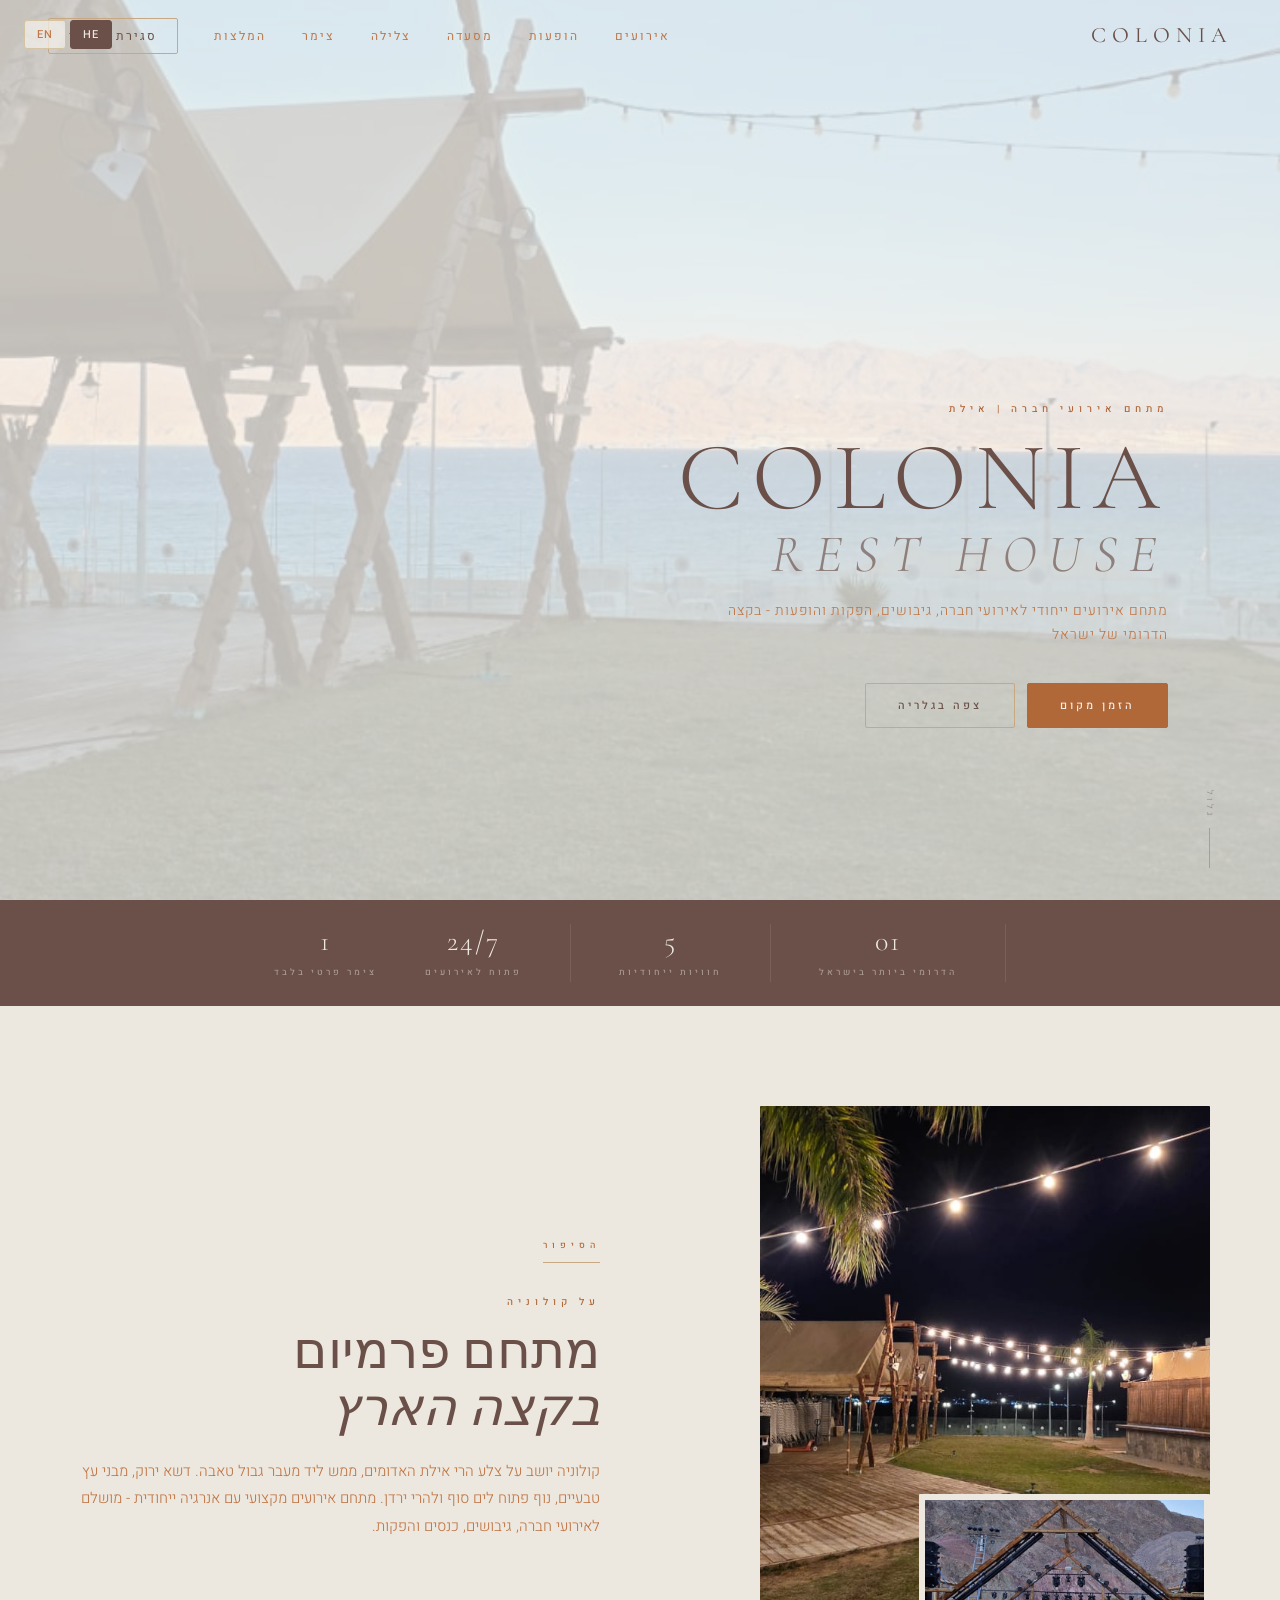
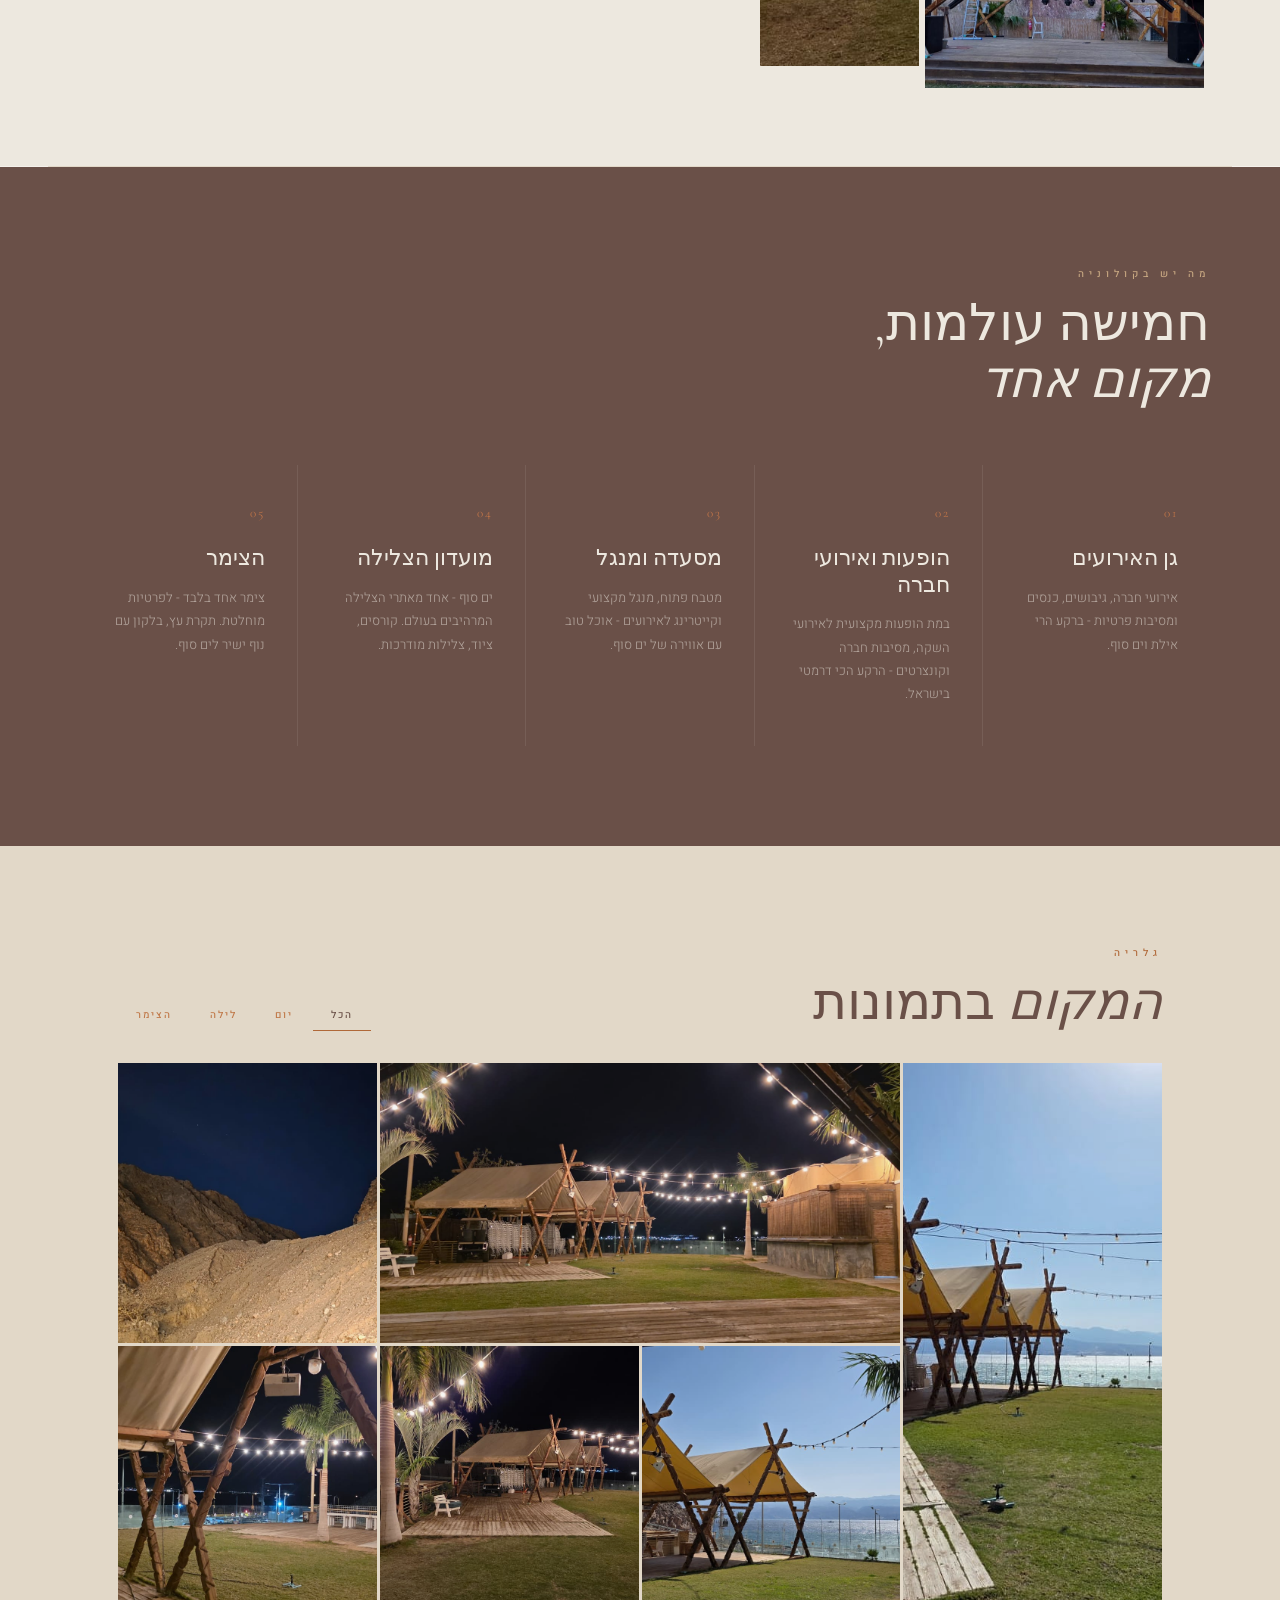
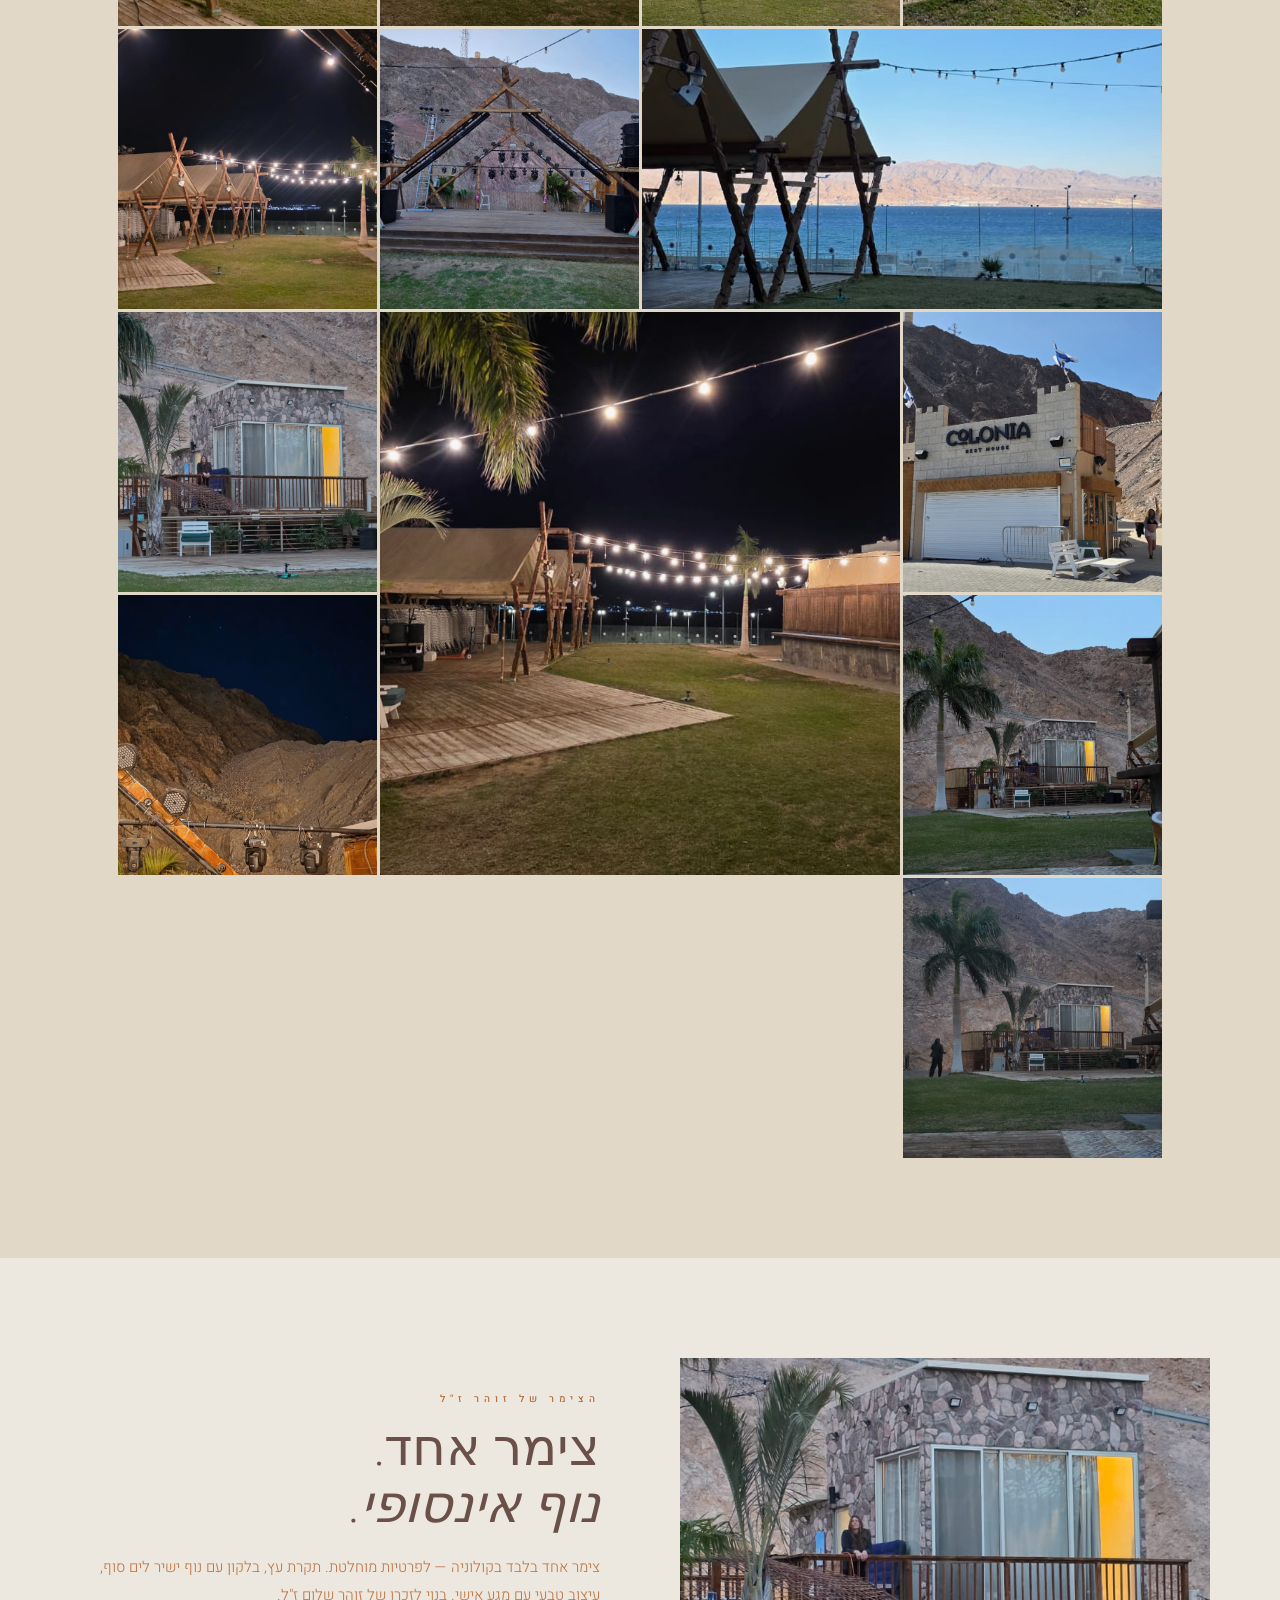
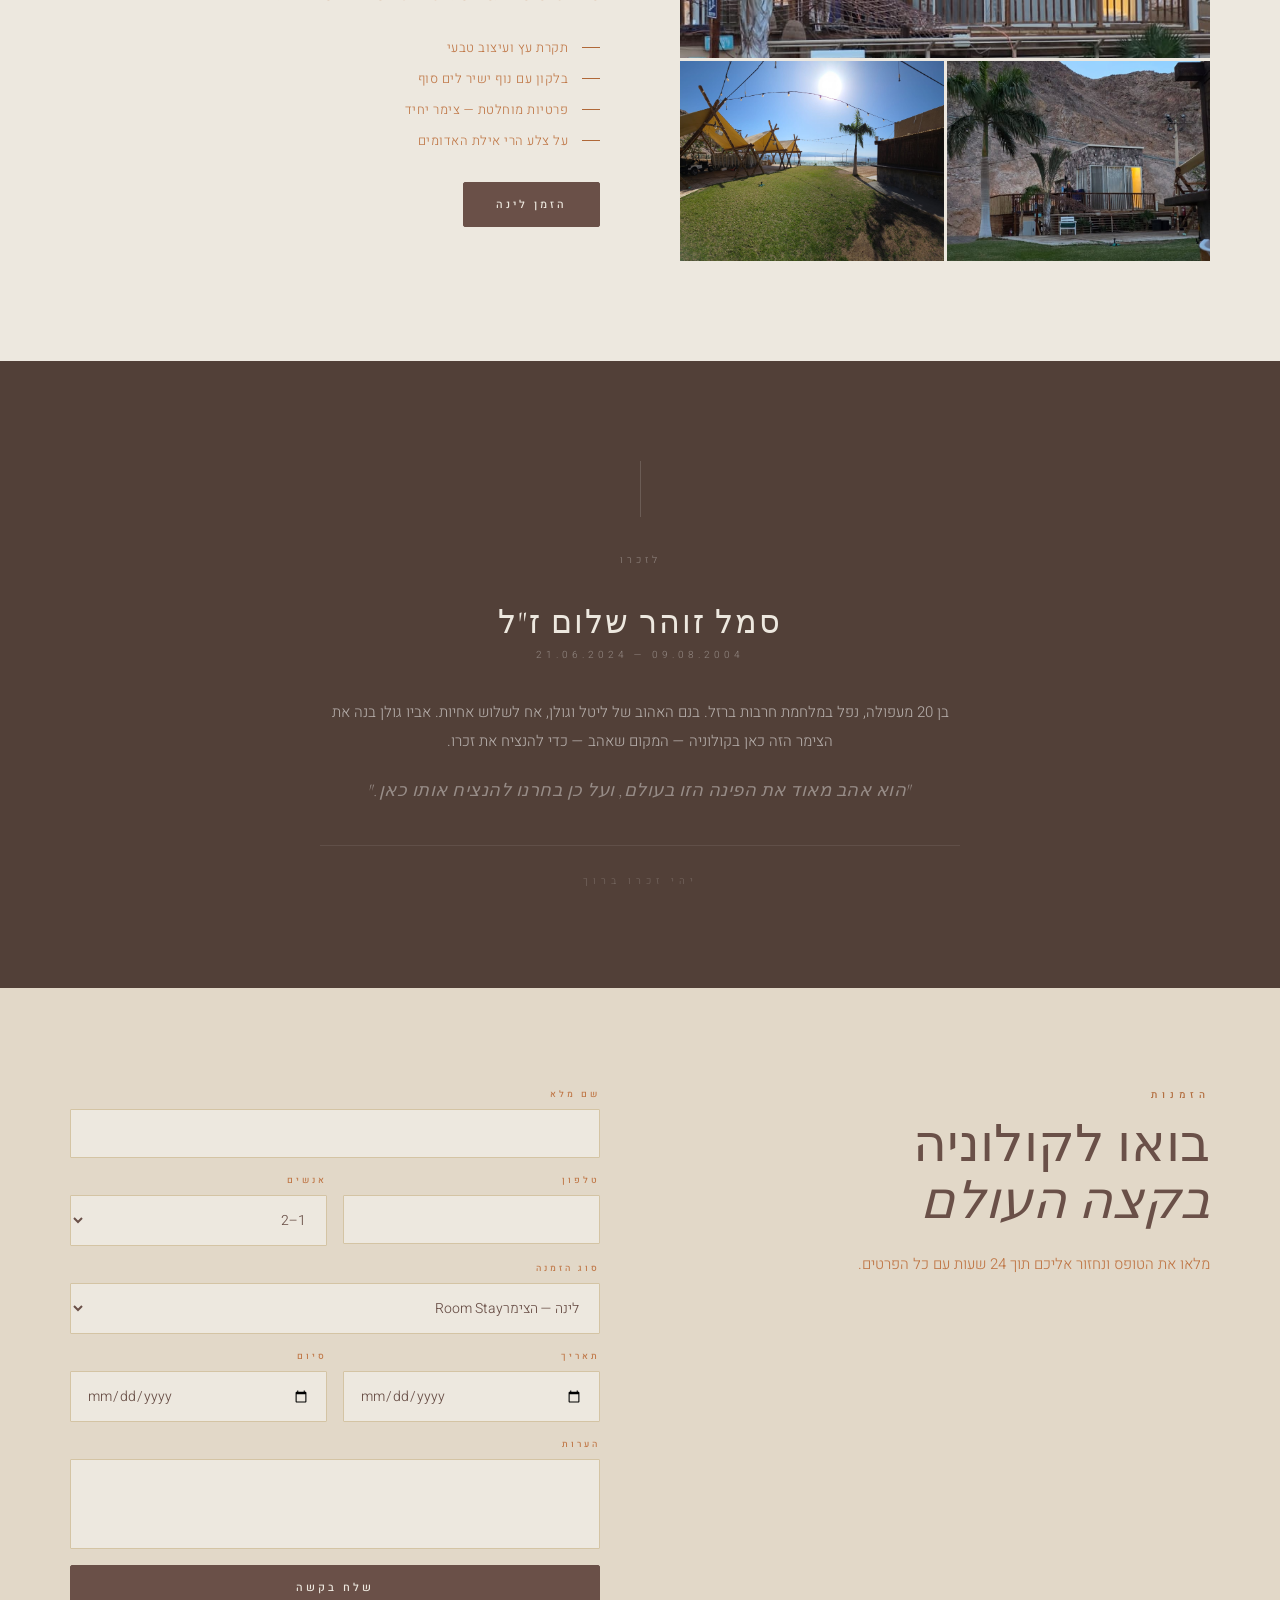
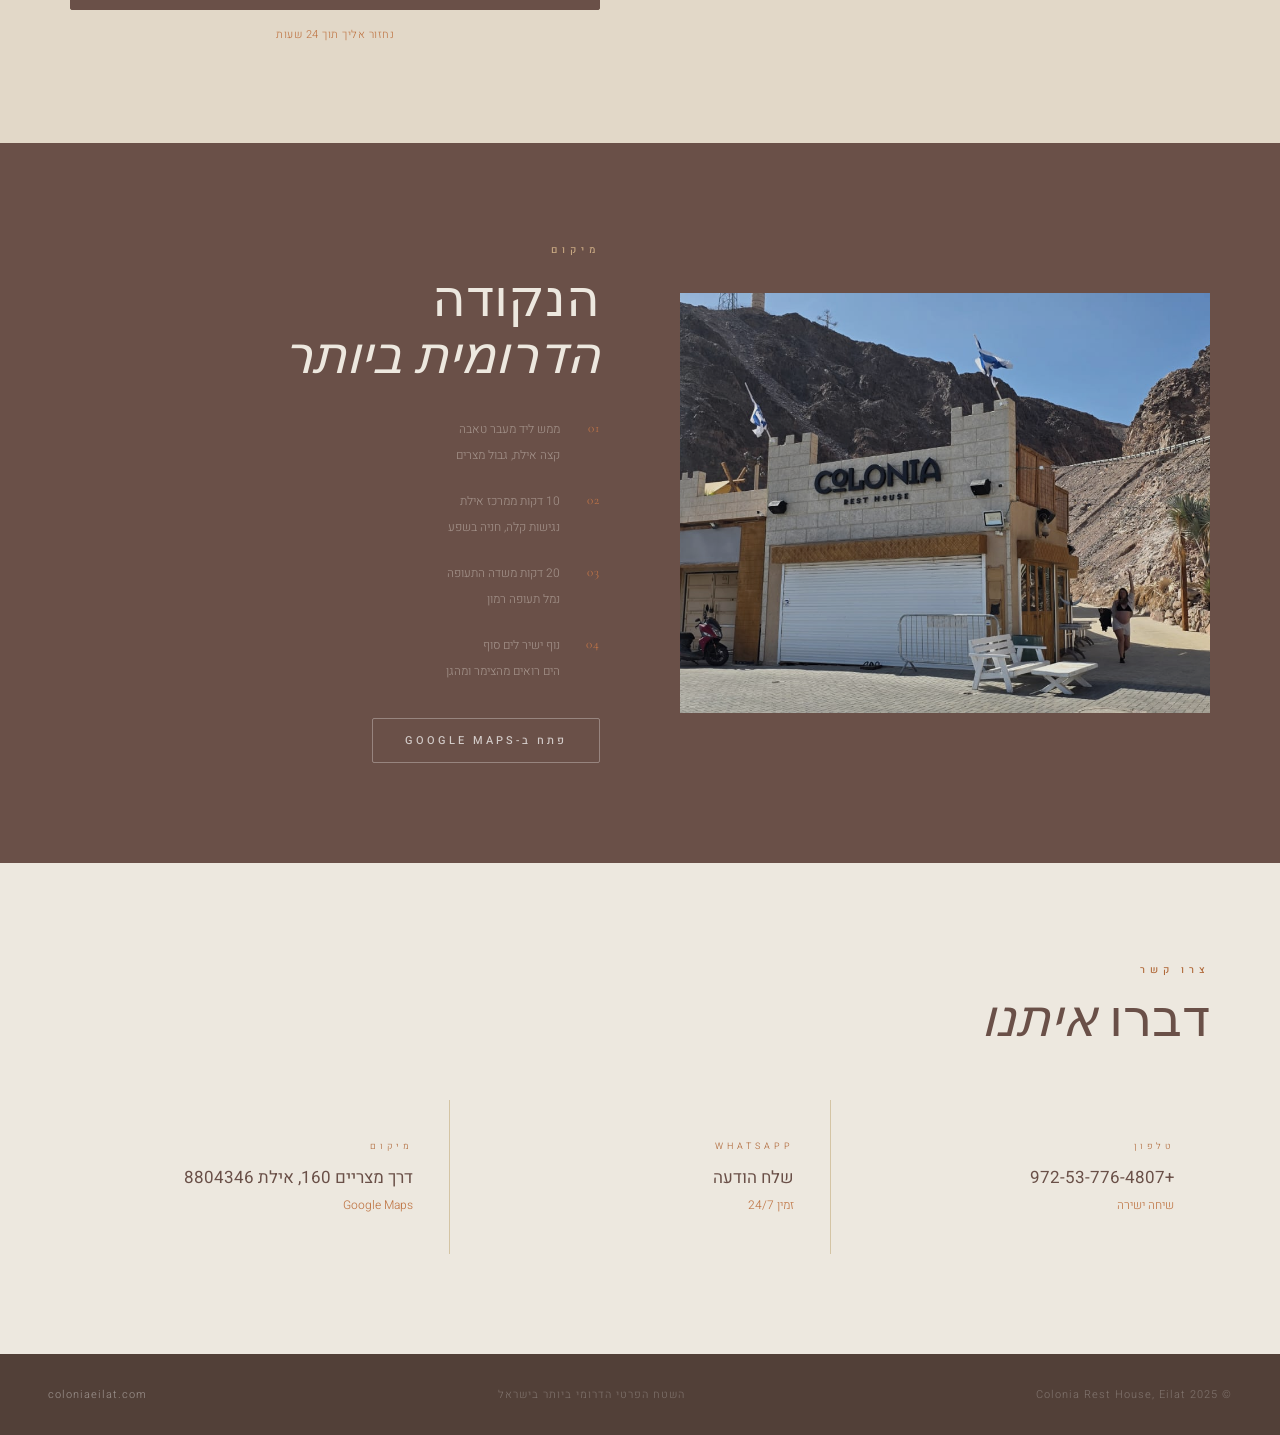
<file: index.html>
﻿<!DOCTYPE html>
<html lang="he" dir="rtl">
<head>
  <meta charset="UTF-8" />
  <meta name="viewport" content="width=device-width, initial-scale=1.0" />
  <title>Colonia Rest House | קולוניה אילת</title>
  <meta name="description" content="קולוניה Rest House אילת - השטח הפרטי הדרומי ביותר בישראל. גן אירועים, חתונות, הופעות וצימר על צלע הרי אילת ליד מעבר טאבה." />
  <meta name="keywords" content="קולוניה אילת, Colonia Rest House, גן אירועים אילת, חתונות אילת, צימר אילת, טאבה" />
  <meta property="og:title" content="Colonia Rest House | Eilat" />
  <meta property="og:description" content="Israel's Southernmost Private Land — Events, Weddings, Shows & a Room on the Red Sea." />
  <meta property="og:image" content="garden-view.jpg" />
  <link rel="preconnect" href="https://fonts.googleapis.com" />
  <link href="https://fonts.googleapis.com/css2?family=Cormorant+Garamond:ital,wght@0,300;0,400;0,600;1,300;1,400&family=Heebo:wght@300;400;500;600&display=swap" rel="stylesheet" />
  <style>
    *, *::before, *::after { box-sizing: border-box; margin: 0; padding: 0; }

    :root {
      --cream:   #EDE8DF;
      --warm:    #E2D8C8;
      --sand:    #D4C4A4;
      --tan:     #C8A882;
      --brown:   #C07848;
      --deep:    #B86030;
      --earth:   #6A5048;
      --rust:    #B06838;
      --rust2:   #C87848;
      --dark:    #524038;
      --white:   #F5F1EB;
    }

    html { scroll-behavior: smooth; }

    body {
      font-family: 'Heebo', sans-serif;
      background: var(--white);
      color: var(--earth);
      overflow-x: hidden;
      font-weight: 300;
      width: 100%;
      max-width: 100vw;
    }

    html, body {
      margin: 0;
      padding: 0;
      overflow-x: hidden;
    }

    section, .intro-strip, footer {
      width: 100%;
      overflow-x: hidden;
    }

    img {
      max-width: 100%;
    }

    /* LANG */
    .lang-switch {
      position: fixed; top: 20px; left: 24px;
      z-index: 1000; display: flex; gap: 4px;
    }
    .lang-btn {
      background: rgba(245,241,235,0.7);
      border: 1px solid var(--sand);
      color: var(--brown);
      border-radius: 3px;
      padding: 5px 12px; font-size: 11px;
      font-weight: 500; cursor: pointer;
      letter-spacing: 1px;
      font-family: 'Heebo', sans-serif;
      transition: all 0.2s;
    }
    .lang-btn.active {
      background: var(--earth);
      color: var(--cream);
      border-color: var(--earth);
    }
    .lang-btn:hover { background: var(--earth); color: var(--cream); border-color: var(--earth); }

    /* NAV */
    nav {
      position: fixed; top: 0; width: 100%; z-index: 900;
      padding: 22px 48px;
      display: flex; align-items: center; justify-content: space-between;
      transition: all 0.4s;
    }
    nav.scrolled {
      background: rgba(250,250,248,0.97);
      backdrop-filter: blur(20px);
      border-bottom: 1px solid var(--warm);
      padding: 16px 48px;
    }
    .nav-logo {
      font-family: 'Cormorant Garamond', serif;
      font-size: 22px; font-weight: 400;
      color: var(--earth); letter-spacing: 6px;
      text-decoration: none; text-transform: uppercase;
    }
    .nav-links { display: flex; gap: 36px; list-style: none; align-items: center; }
    .nav-links a {
      color: var(--brown); text-decoration: none;
      font-size: 12px; font-weight: 400; letter-spacing: 2px;
      text-transform: uppercase; transition: color 0.2s;
    }
    .nav-links a:hover { color: var(--earth); }
    .nav-cta {
      border: 1px solid var(--tan) !important;
      padding: 8px 20px; border-radius: 2px;
      color: var(--earth) !important;
    }
    .nav-cta:hover {
      background: var(--earth) !important;
      border-color: var(--earth) !important;
      color: var(--cream) !important;
    }

    /* HERO */
    .hero {
      height: 100vh; min-height: 700px;
      position: relative;
      display: flex; align-items: flex-end;
      overflow: hidden;
    }
    .hero-bg {
      position: absolute; inset: 0;
      background: url('garden-view.jpg') center 55% / cover no-repeat;
    }
    .hero-overlay {
      position: absolute; inset: 0;
      background: rgba(245,241,235,0.78);
    }
    .hero-content {
      position: relative; z-index: 2;
      padding: 0 64px 72px;
      color: var(--earth); width: 100%;
    }
    .hero-eyebrow {
      font-size: 10px; font-weight: 500;
      letter-spacing: 5px; text-transform: uppercase;
      color: var(--rust);
      margin-bottom: 16px;
    }
    .hero h1 {
      font-family: 'Cormorant Garamond', serif;
      font-size: clamp(56px, 9vw, 96px);
      font-weight: 300; line-height: 0.95;
      letter-spacing: 8px; text-transform: uppercase;
      margin-bottom: 20px; color: var(--earth);
    }
    .hero h1 em {
      font-style: italic; font-weight: 300;
      display: block; font-size: 0.55em;
      letter-spacing: 12px; opacity: 0.65;
      margin-top: 6px;
    }
    .hero-desc {
      font-size: 14px; font-weight: 300;
      color: var(--brown);
      letter-spacing: 1px; line-height: 1.7;
      max-width: 460px; margin-bottom: 36px;
    }
    .hero-btns { display: flex; gap: 12px; }
    .btn-primary {
      background: transparent;
      color: var(--earth);
      border: 1px solid var(--tan);
      padding: 13px 32px; font-size: 11px;
      font-weight: 500; letter-spacing: 3px;
      text-transform: uppercase;
      text-decoration: none; cursor: pointer;
      transition: all 0.25s; display: inline-block;
      font-family: 'Heebo', sans-serif;
      border-radius: 2px;
    }
    .btn-primary:hover {
      background: var(--earth); color: var(--cream);
      border-color: var(--earth);
    }
    .btn-primary.filled {
      background: var(--rust); border-color: var(--rust); color: var(--white);
    }
    .btn-primary.filled:hover {
      background: var(--rust2); border-color: var(--rust2);
    }
    .btn-dark {
      background: var(--earth); color: var(--cream);
      border: 1px solid var(--earth);
      padding: 13px 32px; font-size: 11px;
      font-weight: 500; letter-spacing: 3px;
      text-transform: uppercase;
      text-decoration: none; cursor: pointer;
      transition: all 0.25s; display: inline-block;
      font-family: 'Heebo', sans-serif; border-radius: 2px;
    }
    .btn-dark:hover { background: var(--rust); border-color: var(--rust); }

    .hero-scroll {
      position: absolute; bottom: 32px; right: 64px;
      display: flex; align-items: center; gap: 10px;
      color: rgba(90,68,52,0.45); font-size: 9px;
      letter-spacing: 3px; text-transform: uppercase;
      writing-mode: vertical-rl;
    }
    .hero-scroll::before {
      content: ''; width: 1px; height: 40px;
      background: rgba(90,68,52,0.3);
      animation: scrollLine 1.8s ease-in-out infinite;
    }
    @keyframes scrollLine {
      0% { transform: scaleY(0); transform-origin: top; opacity: 0; }
      50% { transform: scaleY(1); opacity: 1; }
      100% { transform: scaleY(0); transform-origin: bottom; opacity: 0; }
    }

    /* SECTIONS */
    section { padding: 100px 48px; }
    .container { max-width: 1140px; margin: 0 auto; }
    .section-eyebrow {
      font-size: 10px; font-weight: 500;
      letter-spacing: 5px; text-transform: uppercase;
      color: var(--rust); margin-bottom: 14px;
    }
    .section-eyebrow.light { color: var(--tan); }
    .section-title {
      font-family: 'Cormorant Garamond', serif;
      font-size: clamp(32px, 5vw, 52px);
      font-weight: 300; line-height: 1.1;
      margin-bottom: 20px; color: var(--earth);
    }
    .section-title.light { color: var(--cream); }
    .section-title em { font-style: italic; }
    .section-body {
      font-size: 15px; line-height: 1.85;
      color: var(--brown); font-weight: 300;
      max-width: 560px;
    }
    .section-body.light { color: rgba(244,239,232,0.65); }

    /* INTRO STRIP */
    .intro-strip {
      background: var(--earth); padding: 24px 48px;
      display: flex; align-items: center; justify-content: center;
      gap: 48px;
    }
    .strip-item {
      text-align: center;
      border-right: 1px solid rgba(255,255,255,0.1);
      padding-right: 48px;
    }
    .strip-item:last-child { border: none; padding: 0; }
    .strip-num {
      font-family: 'Cormorant Garamond', serif;
      font-size: 28px; font-weight: 300;
      color: var(--cream); display: block; letter-spacing: 2px;
    }
    .strip-label {
      font-size: 9px; font-weight: 500;
      letter-spacing: 3px; text-transform: uppercase;
      color: rgba(244,239,232,0.45); margin-top: 4px; display: block;
    }

    /* ABOUT */
    .about { background: var(--cream); }
    .about-grid {
      display: grid; grid-template-columns: 1fr 1fr;
      gap: 80px; align-items: center;
    }
    .about-img {
      position: relative; height: 560px;
    }
    .about-img-main {
      width: 85%; height: 100%; border-radius: 1px; overflow: hidden;
    }
    .about-img-main img { width: 100%; height: 100%; object-fit: cover; }
    .about-img-accent {
      position: absolute; bottom: -28px; right: 0;
      width: 55%; height: 200px;
      border-radius: 1px; overflow: hidden;
      border: 6px solid var(--cream);
    }
    .about-img-accent img { width: 100%; height: 100%; object-fit: cover; }
    .about-tag {
      display: inline-block;
      margin-bottom: 32px;
      font-size: 9px; font-weight: 500;
      letter-spacing: 5px; text-transform: uppercase;
      color: var(--rust); padding-bottom: 10px;
      border-bottom: 1px solid var(--tan);
    }

    /* DIVIDER */
    .divider { height: 1px; background: var(--warm); margin: 0 48px; }

    /* OFFERINGS */
    .offerings { background: var(--earth); }
    .offerings-grid {
      display: grid; grid-template-columns: repeat(5, 1fr);
      gap: 1px; background: rgba(255,255,255,0.08);
      margin-top: 56px;
    }
    .offering-card {
      background: var(--earth); padding: 40px 32px;
      transition: background 0.3s;
      display: block;
    }
    .offering-card:hover { background: var(--deep); }
    .offering-num {
      font-family: 'Cormorant Garamond', serif;
      font-size: 13px; color: var(--rust2);
      letter-spacing: 2px; margin-bottom: 24px;
      display: block;
    }
    .offering-title {
      font-family: 'Cormorant Garamond', serif;
      font-size: 22px; font-weight: 400;
      color: var(--cream); margin-bottom: 14px; line-height: 1.2;
    }
    .offering-body {
      font-size: 13px; line-height: 1.8;
      color: rgba(244,239,232,0.5); font-weight: 300;
    }

    /* GALLERY */
    .gallery { background: var(--warm); padding: 100px 0; }
    .gallery .container { padding: 0 48px; }
    .gallery-header {
      display: flex; align-items: flex-end;
      justify-content: space-between; margin-bottom: 32px;
    }
    .gallery-tabs { display: flex; gap: 2px; }
    .g-tab {
      background: transparent; border: none;
      padding: 8px 18px; font-size: 10px;
      font-weight: 500; color: var(--brown);
      letter-spacing: 2px; text-transform: uppercase;
      cursor: pointer; font-family: 'Heebo', sans-serif;
      border-bottom: 1px solid transparent;
      transition: all 0.2s;
    }
    .g-tab.active, .g-tab:hover {
      color: var(--earth);
      border-bottom-color: var(--rust);
    }
    .gallery-grid {
      display: grid;
      grid-template-columns: repeat(4, 1fr);
      grid-auto-rows: 280px;
      gap: 3px;
    }
    .g-item { overflow: hidden; position: relative; cursor: pointer; }
    .g-item.tall { grid-row: span 2; }
    .g-item.wide { grid-column: span 2; }
    .g-item img {
      width: 100%; height: 100%;
      object-fit: cover;
      transition: transform 0.6s cubic-bezier(0.25,0.46,0.45,0.94);
      display: block;
      filter: saturate(0.9) brightness(0.97);
    }
    .g-item:hover img { transform: scale(1.05); filter: saturate(1) brightness(1); }
    .g-caption {
      position: absolute; bottom: 0; left: 0; right: 0;
      padding: 32px 18px 16px;
      background: linear-gradient(transparent, rgba(20,12,8,0.55));
      font-size: 10px; letter-spacing: 2px;
      text-transform: uppercase; color: rgba(255,255,255,0.8);
      font-weight: 400;
      opacity: 0; transition: opacity 0.3s;
    }
    .g-item:hover .g-caption { opacity: 1; }

    /* ROOM */
    .room { background: var(--cream); }
    .room-grid {
      display: grid; grid-template-columns: 1fr 1fr;
      gap: 80px; align-items: center;
    }
    .room-images {
      display: grid;
      grid-template-columns: 1fr 1fr;
      grid-template-rows: 300px 200px;
      gap: 3px;
    }
    .room-img-main { grid-column: span 2; overflow: hidden; }
    .room-img-main img { width: 100%; height: 100%; object-fit: cover; }
    .room-img-sm { overflow: hidden; }
    .room-img-sm img { width: 100%; height: 100%; object-fit: cover; transition: transform 0.5s; }
    .room-img-sm:hover img { transform: scale(1.04); }
    .room-features {
      list-style: none; margin-top: 28px;
      display: flex; flex-direction: column; gap: 12px;
    }
    .room-feature {
      display: flex; align-items: center; gap: 14px;
      font-size: 13px; color: var(--brown); font-weight: 300;
      letter-spacing: 0.5px;
    }
    .room-feature::before {
      content: '';
      width: 18px; height: 1px;
      background: var(--rust); flex-shrink: 0;
    }

    /* MEMORIAL */
    .memorial { background: var(--dark); }
    .memorial-inner {
      max-width: 640px; margin: 0 auto;
      text-align: center;
    }
    .memorial-line {
      width: 1px; height: 56px;
      background: rgba(255,255,255,0.15);
      margin: 0 auto 36px;
    }
    .memorial-title {
      font-family: 'Cormorant Garamond', serif;
      font-size: 32px; font-weight: 300;
      color: var(--cream); letter-spacing: 2px;
      margin-bottom: 6px;
    }
    .memorial-subtitle {
      font-size: 10px; letter-spacing: 4px;
      text-transform: uppercase; color: rgba(255,255,255,0.35);
      margin-bottom: 36px;
    }
    .memorial-text {
      font-size: 15px; line-height: 1.95;
      color: rgba(255,255,255,0.55); font-weight: 300;
    }
    .memorial-text em {
      display: block; margin-top: 20px;
      font-style: italic;
      font-family: 'Cormorant Garamond', serif;
      font-size: 18px;
      color: rgba(255,255,255,0.4);
      letter-spacing: 0.5px; line-height: 1.6;
    }
    .memorial-dates {
      margin-top: 40px;
      font-size: 10px; letter-spacing: 5px;
      text-transform: uppercase;
      color: rgba(255,255,255,0.2);
      padding-top: 28px;
      border-top: 1px solid rgba(255,255,255,0.08);
    }
    .memorial-blessing {
      margin-top: 10px;
      font-size: 13px; font-weight: 400;
      color: rgba(255,255,255,0.3);
      letter-spacing: 2px;
    }

    /* BOOKING */
    .booking { background: var(--warm); }
    .booking-grid {
      display: grid; grid-template-columns: 1fr 1fr;
      gap: 80px; align-items: start;
    }
    .booking-form { display: flex; flex-direction: column; gap: 16px; }
    .form-row { display: grid; grid-template-columns: 1fr 1fr; gap: 16px; }
    .form-group { display: flex; flex-direction: column; gap: 8px; }
    label {
      font-size: 9px; font-weight: 500;
      letter-spacing: 3px; text-transform: uppercase;
      color: var(--brown);
    }
    input, select, textarea {
      background: var(--cream); border: 1px solid var(--sand);
      padding: 13px 16px; color: var(--earth);
      font-size: 14px; font-family: 'Heebo', sans-serif;
      font-weight: 300; outline: none;
      transition: border-color 0.2s; border-radius: 1px;
    }
    input:focus, select:focus, textarea:focus { border-color: var(--brown); }
    input::placeholder, textarea::placeholder { color: var(--tan); }
    select option { background: var(--cream); }
    textarea { resize: none; height: 90px; }
    .form-note {
      font-size: 11px; color: var(--brown);
      text-align: center; font-weight: 300;
      letter-spacing: 0.5px;
    }

    /* LOCATION */
    .location { background: var(--earth); }
    .location-grid {
      display: grid; grid-template-columns: 1fr 1fr;
      gap: 80px; align-items: center;
    }
    .location-img { height: 420px; overflow: hidden; position: relative; }
    .location-img img { width: 100%; height: 100%; object-fit: cover; filter: saturate(0.8) brightness(0.9); }
    .loc-list { list-style: none; display: flex; flex-direction: column; gap: 24px; margin-top: 32px; }
    .loc-item { display: flex; gap: 20px; align-items: flex-start; }
    .loc-num {
      font-family: 'Cormorant Garamond', serif;
      font-size: 13px; color: var(--rust2);
      letter-spacing: 1px; flex-shrink: 0; min-width: 20px; margin-top: 2px;
    }
    .loc-text strong {
      display: block; font-size: 14px;
      font-weight: 500; color: var(--cream); margin-bottom: 3px;
    }
    .loc-text span { font-size: 12px; color: rgba(244,239,232,0.4); font-weight: 300; }

    /* CONTACT */
    .contact { background: var(--cream); }
    .contact-grid {
      display: grid; grid-template-columns: repeat(3, 1fr);
      gap: 1px; background: var(--sand); margin-top: 52px;
    }
    .contact-card {
      background: var(--cream); padding: 40px 36px;
      text-decoration: none; transition: background 0.25s;
    }
    .contact-card:hover { background: var(--warm); }
    .c-type {
      font-size: 9px; letter-spacing: 4px;
      text-transform: uppercase; color: var(--rust);
      margin-bottom: 12px; display: block;
    }
    .c-val { font-size: 17px; color: var(--earth); font-weight: 400; }
    .c-sub { font-size: 12px; color: var(--brown); margin-top: 6px; font-weight: 300; }

    /* FOOTER */
    footer {
      background: var(--dark); color: rgba(255,255,255,0.25);
      padding: 32px 48px;
      display: flex; align-items: center;
      justify-content: space-between; font-size: 11px;
      letter-spacing: 1px;
    }
    footer a { color: rgba(255,255,255,0.4); text-decoration: none; }
    footer a:hover { color: var(--cream); }

    /* MOBILE */
    @media (max-width: 900px) {
      .offerings-grid {
        grid-template-columns: 1fr !important;
        gap: 2px;
        margin-top: 32px;
      }
      .offering-card {
        display: flex !important;
        flex-direction: row !important;
        align-items: center !important;
        padding: 22px 24px !important;
        gap: 18px;
        min-height: 80px;
      }
      .offering-num {
        font-size: 24px !important;
        margin-bottom: 0 !important;
        flex-shrink: 0;
        width: 36px;
        opacity: 0.3;
      }
      .offering-title {
        font-size: 17px !important;
        margin-bottom: 2px !important;
        line-height: 1.2 !important;
      }
      .offering-body {
        font-size: 12px !important;
        opacity: 0.6;
        display: -webkit-box;
        -webkit-line-clamp: 1;
        -webkit-box-orient: vertical;
        overflow: hidden;
        margin-top: 0 !important;
      }
      nav { padding: 16px 20px; }
      nav.scrolled { padding: 14px 20px; }
      .nav-links { display: none; }
      .lang-switch { top: 16px; left: 16px; }
      .hero-content { padding: 0 20px 56px; }
      .hero-scroll { display: none; }
      .intro-strip { flex-wrap: wrap; gap: 20px; padding: 24px 20px; }
      .strip-item { border: none; padding: 0; flex: 1 1 40%; }
      section { padding: 64px 20px; }
      .gallery { padding: 64px 0; }
      .gallery .container { padding: 0 20px; }
      .about-grid, .room-grid, .booking-grid, .location-grid { grid-template-columns: 1fr; gap: 36px; }
      .about-img { height: 300px; }
      .about-img-main { width: 100%; }
      .about-img-accent { display: none; }
      .offerings-grid { grid-template-columns: 1fr; gap: 1px; }
      .gallery-grid { grid-template-columns: 1fr 1fr; grid-auto-rows: 160px; gap: 2px; }
      .g-item.tall { grid-row: span 1; }
      .g-item.wide { grid-column: span 2; }
      .gallery-header { flex-direction: column; gap: 16px; align-items: flex-start; }
      .room-images { grid-template-rows: 220px 140px; }
      .contact-grid { grid-template-columns: 1fr; }
      footer { flex-direction: column; gap: 10px; text-align: center; padding: 24px 20px; }
      .divider { margin: 0; }
      .booking-grid { gap: 32px; }
      .form-row { grid-template-columns: 1fr; gap: 12px; }
      .location-img { height: 260px; }
    }

    /* LANG */
    .he { display: block; }
    .en { display: none; }
    body.lang-en .he { display: none; }
    body.lang-en .en { display: block; }
    body.lang-en { direction: ltr; }
    span.he { display: inline; }
    span.en { display: none; }
    body.lang-en span.he { display: none; }
    body.lang-en span.en { display: inline; }
  </style>
</head>
<body>

  <div class="lang-switch" id="langSwitch">
    <button class="lang-btn active" id="btn-he" onclick="setLang('he')">HE</button>
    <button class="lang-btn" id="btn-en" onclick="setLang('en')">EN</button>
  </div>

  <nav id="navbar">
    <a href="index.html" class="nav-logo">Colonia</a>
    <ul class="nav-links">
      <li><a href="events.html"><span class="he">אירועים</span><span class="en">Events</span></a></li>
      <li><a href="shows.html"><span class="he">הופעות</span><span class="en">Shows</span></a></li>
      <li><a href="restaurant.html"><span class="he">מסעדה</span><span class="en">Restaurant</span></a></li>
      <li><a href="diving.html"><span class="he">צלילה</span><span class="en">Diving</span></a></li>
      <li><a href="room.html"><span class="he">צימר</span><span class="en">Room</span></a></li>
      <li><a href="testimonials.html"><span class="he">המלצות</span><span class="en">Reviews</span></a></li>
      <li><a href="index.html#booking" class="nav-cta"><span class="he">סגירת תאריך</span><span class="en">Book Now</span></a></li>
    </ul>
  </nav>

  <!-- HERO -->
  <section class="hero" id="home">
    <div class="hero-bg"></div>
    <div class="hero-overlay"></div>
    <div class="hero-content">
      <p class="hero-eyebrow"><span class="he">מתחם אירועי חברה | אילת</span><span class="en">Corporate Events Venue | Eilat</span></p>
      <h1>Colonia<em>Rest House</em></h1>
      <p class="hero-desc">
        <span class="he">מתחם אירועים ייחודי לאירועי חברה, גיבושים, הפקות והופעות - בקצה הדרומי של ישראל</span>
        <span class="en">A unique corporate events venue for company events, team-building, productions and live shows - at Israel's southern tip</span>
      </p>
      <div class="hero-btns">
        <a href="#booking" class="btn-primary filled"><span class="he">הזמן מקום</span><span class="en">Reserve Now</span></a>
        <a href="#gallery" class="btn-primary"><span class="he">צפה בגלריה</span><span class="en">View Gallery</span></a>
      </div>
    </div>
    <div class="hero-scroll"><span class="he">גלול</span><span class="en">Scroll</span></div>
  </section>

  <!-- STRIP -->
  <div class="intro-strip">
    <div class="strip-item">
      <span class="strip-num">01</span>
      <span class="strip-label he">הדרומי ביותר בישראל</span>
      <span class="strip-label en">Southernmost in Israel</span>
    </div>
    <div class="strip-item">
      <span class="strip-num">5</span>
      <span class="strip-label he">חוויות ייחודיות</span>
      <span class="strip-label en">Unique Experiences</span>
    </div>
    <div class="strip-item">
      <span class="strip-num">24/7</span>
      <span class="strip-label he">פתוח לאירועים</span>
      <span class="strip-label en">Open for Events</span>
    </div>
    <div class="strip-item">
      <span class="strip-num">1</span>
      <span class="strip-label he">צימר פרטי בלבד</span>
      <span class="strip-label en">Private Room Only</span>
    </div>
  </div>

  <!-- ABOUT -->
  <section class="about" id="about">
    <div class="container">
      <div class="about-grid">
        <div class="about-img">
          <div class="about-img-main">
            <img src="nightgarden5.jpg" alt="Colonia at night" />
          </div>
          <div class="about-img-accent">
            <img src="stage.jpg" alt="Performance stage" />
          </div>
        </div>
        <div>
          <span class="about-tag"><span class="he">הסיפור</span><span class="en">The Story</span></span>
          <p class="section-eyebrow"><span class="he">על קולוניה</span><span class="en">About Colonia</span></p>
          <h2 class="section-title">
            <span class="he">מתחם פרמיום<br/><em>בקצה הארץ</em></span>
            <span class="en">Premium Venue<br/><em>at the Edge</em></span>
          </h2>
          <p class="section-body">
            <span class="he">קולוניה יושב על צלע הרי אילת האדומים, ממש ליד מעבר גבול טאבה. דשא ירוק, מבני עץ טבעיים, נוף פתוח לים סוף ולהרי ירדן. מתחם אירועים מקצועי עם אנרגיה ייחודית - מושלם לאירועי חברה, גיבושים, כנסים והפקות.</span>
            <span class="en">Colonia sits on the slopes of Eilat's red mountains, right next to the Taba border crossing. Green lawns, natural wood structures, open views to the Red Sea and Jordan's mountains. A professional events venue with unique energy - perfect for corporate events, team-building, conferences and productions.</span>
          </p>
        </div>
      </div>
    </div>
  </section>

  <div class="divider"></div>

  <!-- OFFERINGS -->
  <section class="offerings" id="offerings">
    <div class="container">
      <p class="section-eyebrow light"><span class="he">מה יש בקולוניה</span><span class="en">What's at Colonia</span></p>
      <h2 class="section-title light">
        <span class="he">חמישה עולמות,<br/><em>מקום אחד</em></span>
        <span class="en">Five Worlds,<br/><em>One Place</em></span>
      </h2>
      <div class="offerings-grid">
        <a href="events.html" class="offering-card" style="text-decoration:none;">
          <span class="offering-num">01</span>
          <div class="offering-title"><span class="he">גן האירועים</span><span class="en">Events Garden</span></div>
          <p class="offering-body"><span class="he">אירועי חברה, גיבושים, כנסים ומסיבות פרטיות - ברקע הרי אילת וים סוף.</span><span class="en">Corporate events, team-building, conferences and private parties - against Eilat's mountains and the Red Sea.</span></p>
        </a>
        <a href="shows.html" class="offering-card" style="text-decoration:none;">
          <span class="offering-num">02</span>
          <div class="offering-title"><span class="he">הופעות ואירועי חברה</span><span class="en">Shows & Corporate</span></div>
          <p class="offering-body"><span class="he">במת הופעות מקצועית לאירועי השקה, מסיבות חברה וקונצרטים - הרקע הכי דרמטי בישראל.</span><span class="en">Professional stage for launch events, company parties and concerts - the most dramatic backdrop in Israel.</span></p>
        </a>
        <a href="restaurant.html" class="offering-card" style="text-decoration:none;">
          <span class="offering-num">03</span>
          <div class="offering-title"><span class="he">מסעדה ומנגל</span><span class="en">Restaurant & BBQ</span></div>
          <p class="offering-body"><span class="he">מטבח פתוח, מנגל מקצועי וקייטרינג לאירועים - אוכל טוב עם אווירה של ים סוף.</span><span class="en">Open kitchen, professional BBQ and event catering - great food with a Red Sea atmosphere.</span></p>
        </a>
        <a href="diving.html" class="offering-card" style="text-decoration:none;">
          <span class="offering-num">04</span>
          <div class="offering-title"><span class="he">מועדון הצלילה</span><span class="en">Dive Club</span></div>
          <p class="offering-body"><span class="he">ים סוף - אחד מאתרי הצלילה המרהיבים בעולם. קורסים, ציוד, צלילות מודרכות.</span><span class="en">The Red Sea - one of the world's most spectacular dive sites. Courses, equipment, guided dives.</span></p>
        </a>
        <a href="room.html" class="offering-card" style="text-decoration:none;">
          <span class="offering-num">05</span>
          <div class="offering-title"><span class="he">הצימר</span><span class="en">The Room</span></div>
          <p class="offering-body"><span class="he">צימר אחד בלבד - לפרטיות מוחלטת. תקרת עץ, בלקון עם נוף ישיר לים סוף.</span><span class="en">One room only - for complete privacy. Wooden ceiling, balcony with direct Red Sea view.</span></p>
        </a>
      </div>
    </div>
  </section>

  <!-- GALLERY -->
  <section class="gallery" id="gallery">
    <div class="container">
      <div class="gallery-header">
        <div>
          <p class="section-eyebrow"><span class="he">גלריה</span><span class="en">Gallery</span></p>
          <h2 class="section-title" style="margin-bottom:0;">
            <span class="he"><em>המקום</em> בתמונות</span>
            <span class="en">The Place in <em>Images</em></span>
          </h2>
        </div>
        <div class="gallery-tabs">
          <button class="g-tab active" onclick="filterGallery('all',this)"><span class="he">הכל</span><span class="en">All</span></button>
          <button class="g-tab" onclick="filterGallery('day',this)"><span class="he">יום</span><span class="en">Day</span></button>
          <button class="g-tab" onclick="filterGallery('night',this)"><span class="he">לילה</span><span class="en">Night</span></button>
          <button class="g-tab" onclick="filterGallery('room',this)"><span class="he">הצימר</span><span class="en">Room</span></button>
        </div>
      </div>
      <div class="gallery-grid" id="galleryGrid">
        <div class="g-item tall" data-cat="day"><img src="garden5.jpg" alt="" /><div class="g-caption"><span class="he">רחבת הגן</span><span class="en">Garden Courtyard</span></div></div>
        <div class="g-item wide" data-cat="night"><img src="nightgarden1.jpg" alt="" /><div class="g-caption"><span class="he">הגן מואר</span><span class="en">Illuminated Garden</span></div></div>
        <div class="g-item" data-cat="night"><img src="night1.jpg" alt="" /><div class="g-caption"><span class="he">ההרים בלילה</span><span class="en">Mountains at Night</span></div></div>
        <div class="g-item" data-cat="day"><img src="garden4.jpg" alt="" /><div class="g-caption"><span class="he">נוף לים</span><span class="en">Sea View</span></div></div>
        <div class="g-item" data-cat="night"><img src="nightgarden2.jpg" alt="" /><div class="g-caption"><span class="he">ערב</span><span class="en">Evening</span></div></div>
        <div class="g-item" data-cat="night"><img src="nightgarden3.jpg" alt="" /><div class="g-caption"><span class="he">אירוע לילה</span><span class="en">Night Event</span></div></div>
        <div class="g-item wide" data-cat="day"><img src="garden-view.jpg" alt="" /><div class="g-caption"><span class="he">פנורמה</span><span class="en">Panorama</span></div></div>
        <div class="g-item" data-cat="day"><img src="stage.jpg" alt="" /><div class="g-caption"><span class="he">הבמה</span><span class="en">The Stage</span></div></div>
        <div class="g-item" data-cat="night"><img src="nightgarden4.jpg" alt="" /><div class="g-caption"><span class="he">לילה</span><span class="en">Night</span></div></div>
        <div class="g-item" data-cat="day"><img src="entrance.jpg" alt="" /><div class="g-caption"><span class="he">כניסה</span><span class="en">Entrance</span></div></div>
        <div class="g-item wide tall" data-cat="night"><img src="nightgarden5.jpg" alt="" /><div class="g-caption"><span class="he">קולוניה בלילה</span><span class="en">Colonia at Night</span></div></div>
        <div class="g-item" data-cat="room"><img src="room2.jpg" alt="" /><div class="g-caption"><span class="he">הצימר</span><span class="en">The Room</span></div></div>
        <div class="g-item" data-cat="room"><img src="room1.jpg" alt="" /><div class="g-caption"><span class="he">נוף לים</span><span class="en">Sea View</span></div></div>
        <div class="g-item" data-cat="night"><img src="night2.jpg" alt="" /><div class="g-caption"><span class="he">תאורה</span><span class="en">Lighting</span></div></div>
        <div class="g-item" data-cat="day"><img src="garden1.jpg" alt="" /><div class="g-caption"><span class="he">הגן</span><span class="en">The Garden</span></div></div>
      </div>
    </div>
  </section>

  <!-- ROOM -->
  <section class="room" id="room">
    <div class="container">
      <div class="room-grid">
        <div class="room-images">
          <div class="room-img-main"><img src="room2.jpg" alt="Room with sea view" /></div>
          <div class="room-img-sm"><img src="room1.jpg" alt="Room interior" /></div>
          <div class="room-img-sm"><img src="garden3.jpg" alt="View from room" /></div>
        </div>
        <div>
          <p class="section-eyebrow"><span class="he">הצימר של זוהר ז"ל</span><span class="en">Zohar's Room</span></p>
          <h2 class="section-title">
            <span class="he">צימר אחד.<br/><em>נוף אינסופי.</em></span>
            <span class="en">One Room.<br/><em>Infinite View.</em></span>
          </h2>
          <p class="section-body">
            <span class="he">צימר אחד בלבד בקולוניה — לפרטיות מוחלטת. תקרת עץ, בלקון עם נוף ישיר לים סוף, עיצוב טבעי עם מגע אישי. בנוי לזכרו של זוהר שלום ז"ל.</span>
            <span class="en">Only one room at Colonia — for complete privacy. Wooden ceiling, balcony with direct Red Sea view, natural design with a personal touch. Built in memory of Zohar Shalom z"l.</span>
          </p>
          <ul class="room-features">
            <li class="room-feature"><span class="he">תקרת עץ ועיצוב טבעי</span><span class="en">Wooden ceiling and natural design</span></li>
            <li class="room-feature"><span class="he">בלקון עם נוף ישיר לים סוף</span><span class="en">Balcony with direct Red Sea view</span></li>
            <li class="room-feature"><span class="he">פרטיות מוחלטת — צימר יחיד</span><span class="en">Complete privacy — only one room</span></li>
            <li class="room-feature"><span class="he">על צלע הרי אילת האדומים</span><span class="en">On the red Eilat mountain slopes</span></li>
          </ul>
          <a href="#booking" class="btn-dark" style="margin-top:32px;display:inline-block;">
            <span class="he">הזמן לינה</span><span class="en">Book a Stay</span>
          </a>
        </div>
      </div>
    </div>
  </section>

  <!-- MEMORIAL -->
  <section class="memorial" id="memorial">
    <div class="container">
      <div class="memorial-inner">
        <div class="memorial-line"></div>
        <p class="memorial-subtitle"><span class="he">לזכרו</span><span class="en">In Memoriam</span></p>
        <h2 class="memorial-title"><span class="he">סמל זוהר שלום ז"ל</span><span class="en">Corporal Zohar Shalom z"l</span></h2>
        <p class="memorial-subtitle">09.08.2004 — 21.06.2024</p>
        <p class="memorial-text">
          <span class="he">בן 20 מעפולה, נפל במלחמת חרבות ברזל. בנם האהוב של ליטל וגולן, אח לשלוש אחיות. אביו גולן בנה את הצימר הזה כאן בקולוניה — המקום שאהב — כדי להנציח את זכרו.</span>
          <span class="en">Age 20 from Afula, fell in the Iron Swords War. Beloved son of Lital and Golan, brother to three sisters. His father Golan built this room at Colonia — the place he loved — to keep his memory alive forever.</span>
          <em>
            <span class="he">"הוא אהב מאוד את הפינה הזו בעולם, ועל כן בחרנו להנציח אותו כאן."</span>
            <span class="en">"He loved this corner of the world deeply, and so we chose to memorialize him here."</span>
          </em>
        </p>
        <div class="memorial-dates">
          <span class="he">יהי זכרו ברוך</span><span class="en">May His Memory Be a Blessing</span>
        </div>
      </div>
    </div>
  </section>

  <!-- BOOKING -->
  <section class="booking" id="booking">
    <div class="container">
      <div class="booking-grid">
        <div>
          <p class="section-eyebrow"><span class="he">הזמנות</span><span class="en">Reservations</span></p>
          <h2 class="section-title">
            <span class="he">בואו לקולוניה<br/><em>בקצה העולם</em></span>
            <span class="en">Come to Colonia<br/><em>at the Edge</em></span>
          </h2>
          <p class="section-body">
            <span class="he">מלאו את הטופס ונחזור אליכם תוך 24 שעות עם כל הפרטים.</span>
            <span class="en">Fill out the form and we'll get back to you within 24 hours with all details.</span>
          </p>
        </div>
        <form class="booking-form" onsubmit="handleBooking(event)">
          <div class="form-group">
            <label><span class="he">שם מלא</span><span class="en">Full Name</span></label>
            <input type="text" id="f-name" required />
          </div>
          <div class="form-row">
            <div class="form-group">
              <label><span class="he">טלפון</span><span class="en">Phone</span></label>
              <input type="tel" id="f-phone" required />
            </div>
            <div class="form-group">
              <label><span class="he">אנשים</span><span class="en">People</span></label>
              <select id="f-guests">
                <option>1–2</option><option>3–10</option>
                <option>10–50</option><option>50–150</option><option>150+</option>
              </select>
            </div>
          </div>
          <div class="form-group">
            <label><span class="he">סוג הזמנה</span><span class="en">Booking Type</span></label>
            <select id="f-type">
              <option value="stay"><span class="he">לינה — הצימר</span><span class="en">Room Stay</span></option>
              <option value="event"><span class="he">אירוע פרטי</span><span class="en">Private Event</span></option>
              <option value="wedding"><span class="he">חתונה</span><span class="en">Wedding</span></option>
              <option value="show"><span class="he">הופעה</span><span class="en">Live Show</span></option>
              <option value="dive"><span class="he">צלילה</span><span class="en">Diving</span></option>
            </select>
          </div>
          <div class="form-row">
            <div class="form-group">
              <label><span class="he">תאריך</span><span class="en">Date</span></label>
              <input type="date" id="f-date" required />
            </div>
            <div class="form-group">
              <label><span class="he">סיום</span><span class="en">End Date</span></label>
              <input type="date" id="f-end" />
            </div>
          </div>
          <div class="form-group">
            <label><span class="he">הערות</span><span class="en">Notes</span></label>
            <textarea id="f-notes"></textarea>
          </div>
          <button type="submit" class="btn-dark" style="width:100%;text-align:center;">
            <span class="he">שלח בקשה</span><span class="en">Send Request</span>
          </button>
          <p class="form-note"><span class="he">נחזור אליך תוך 24 שעות</span><span class="en">We'll respond within 24 hours</span></p>
        </form>
      </div>
    </div>
  </section>

  <!-- LOCATION -->
  <section class="location" id="location">
    <div class="container">
      <div class="location-grid">
        <div class="location-img">
          <img src="entrance.jpg" alt="Colonia entrance" />
        </div>
        <div>
          <p class="section-eyebrow light"><span class="he">מיקום</span><span class="en">Location</span></p>
          <h2 class="section-title light">
            <span class="he">הנקודה<br/><em>הדרומית ביותר</em></span>
            <span class="en">The Southernmost<br/><em>Point</em></span>
          </h2>
          <ul class="loc-list">
            <li class="loc-item"><span class="loc-num">01</span><div class="loc-text"><strong><span class="he">ממש ליד מעבר טאבה</span><span class="en">Next to Taba Crossing</span></strong><span><span class="he">קצה אילת, גבול מצרים</span><span class="en">Southern tip of Eilat, Egyptian border</span></span></div></li>
            <li class="loc-item"><span class="loc-num">02</span><div class="loc-text"><strong><span class="he">10 דקות ממרכז אילת</span><span class="en">10 min from Eilat Center</span></strong><span><span class="he">נגישות קלה, חניה בשפע</span><span class="en">Easy access, ample parking</span></span></div></li>
            <li class="loc-item"><span class="loc-num">03</span><div class="loc-text"><strong><span class="he">20 דקות משדה התעופה</span><span class="en">20 min from Ramon Airport</span></strong><span><span class="he">נמל תעופה רמון</span><span class="en">Direct from the airport</span></span></div></li>
            <li class="loc-item"><span class="loc-num">04</span><div class="loc-text"><strong><span class="he">נוף ישיר לים סוף</span><span class="en">Direct Red Sea View</span></strong><span><span class="he">הים רואים מהצימר ומהגן</span><span class="en">Sea visible from room and garden</span></span></div></li>
          </ul>
          <a href="https://maps.app.goo.gl/pSJWfZtYGJY27FjQ9" target="_blank" class="btn-primary" style="margin-top:36px;display:inline-block;border-color:rgba(255,255,255,0.3);color:rgba(255,255,255,0.7);">
            <span class="he">פתח ב-Google Maps</span><span class="en">Open in Google Maps</span>
          </a>
        </div>
      </div>
    </div>
  </section>

  <!-- CONTACT -->
  <section class="contact" id="contact">
    <div class="container">
      <p class="section-eyebrow"><span class="he">צרו קשר</span><span class="en">Contact</span></p>
      <h2 class="section-title"><span class="he">דברו <em>איתנו</em></span><span class="en">Get in <em>Touch</em></span></h2>
      <div class="contact-grid">
        <a href="tel:+972537764807" class="contact-card">
          <span class="c-type"><span class="he">טלפון</span><span class="en">Phone</span></span>
          <div class="c-val" id="tel-val">+972-53-776-4807</div>
          <div class="c-sub"><span class="he">שיחה ישירה</span><span class="en">Direct call</span></div>
        </a>
        <a href="https://wa.me/972537764807" class="contact-card">
          <span class="c-type">WhatsApp</span>
          <div class="c-val"><span class="he">שלח הודעה</span><span class="en">Send a message</span></div>
          <div class="c-sub"><span class="he">זמין 24/7</span><span class="en">Available 24/7</span></div>
        </a>
        <a href="https://maps.app.goo.gl/pSJWfZtYGJY27FjQ9" target="_blank" class="contact-card">
          <span class="c-type"><span class="he">מיקום</span><span class="en">Location</span></span>
          <div class="c-val"><span class="he">דרך מצריים 160, אילת 8804346</span><span class="en">Derech Mitzraim 160, Eilat 8804346</span></div>
          <div class="c-sub">Google Maps</div>
        </a>
      </div>
    </div>
  </section>

  <footer>
    <span>© 2025 Colonia Rest House, Eilat</span>
    <span><span class="he">השטח הפרטי הדרומי ביותר בישראל</span><span class="en">Israel's Southernmost Private Land</span></span>
    <span><a href="#home">coloniaeilat.com</a></span>
  </footer>

  <script>
    function setLang(l) {
      document.body.classList.toggle('lang-en', l==='en');
      document.getElementById('btn-he').classList.toggle('active', l==='he');
      document.getElementById('btn-en').classList.toggle('active', l==='en');
      document.documentElement.setAttribute('dir', l==='en' ? 'ltr' : 'rtl');
      document.documentElement.setAttribute('lang', l);
    }
    window.addEventListener('scroll', () => {
      document.getElementById('navbar').classList.toggle('scrolled', window.scrollY > 60);
    });
    document.querySelectorAll('a[href^="#"]').forEach(a => {
      a.addEventListener('click', e => {
        const t = document.querySelector(a.getAttribute('href'));
        if (t) { e.preventDefault(); t.scrollIntoView({ behavior: 'smooth' }); }
      });
    });
    function filterGallery(cat, btn) {
      document.querySelectorAll('.g-tab').forEach(b => b.classList.remove('active'));
      btn.classList.add('active');
      document.querySelectorAll('.g-item').forEach(item => {
        item.style.display = (cat === 'all' || item.dataset.cat === cat) ? '' : 'none';
      });
    }
    function handleBooking(e) {
      e.preventDefault();
      const name = document.getElementById('f-name').value;
      alert('תודה ' + name + '. נחזור אליך בהקדם.');
    }
  </script>
</body>
</html>
</file>
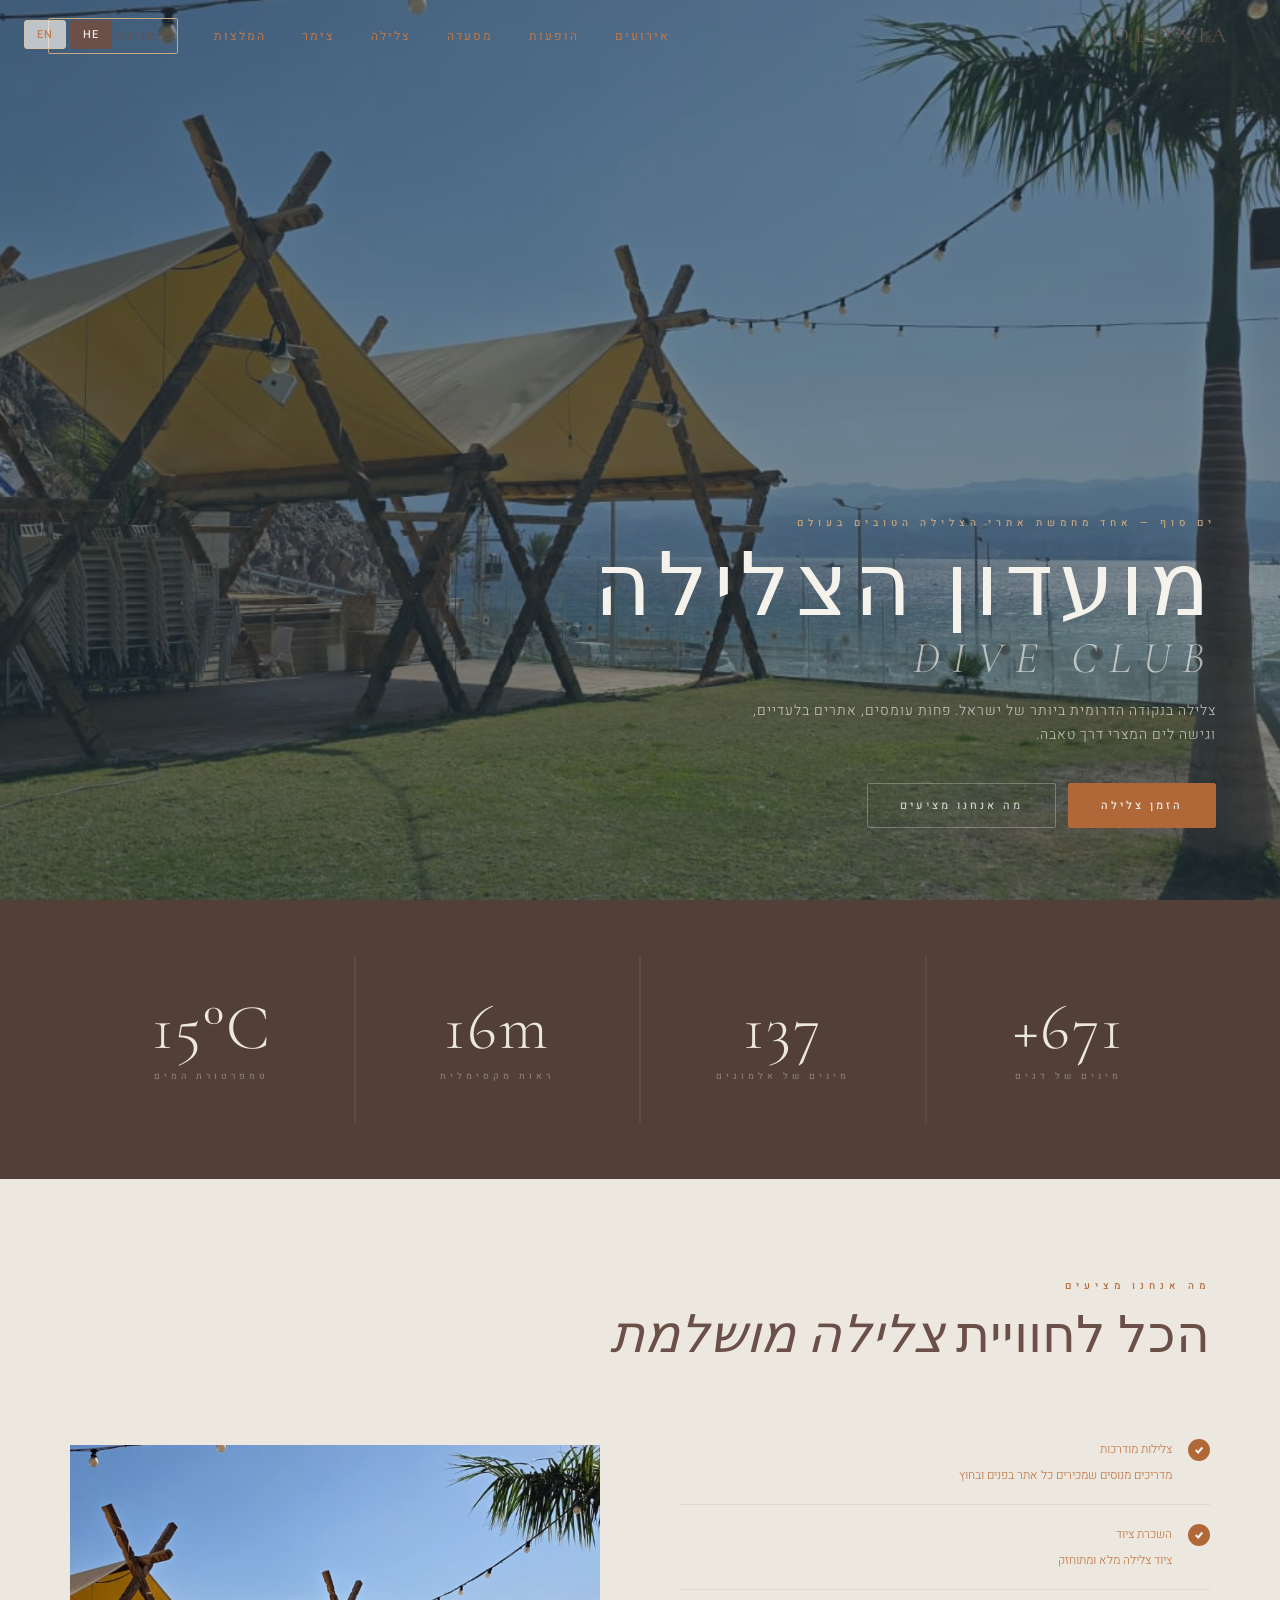
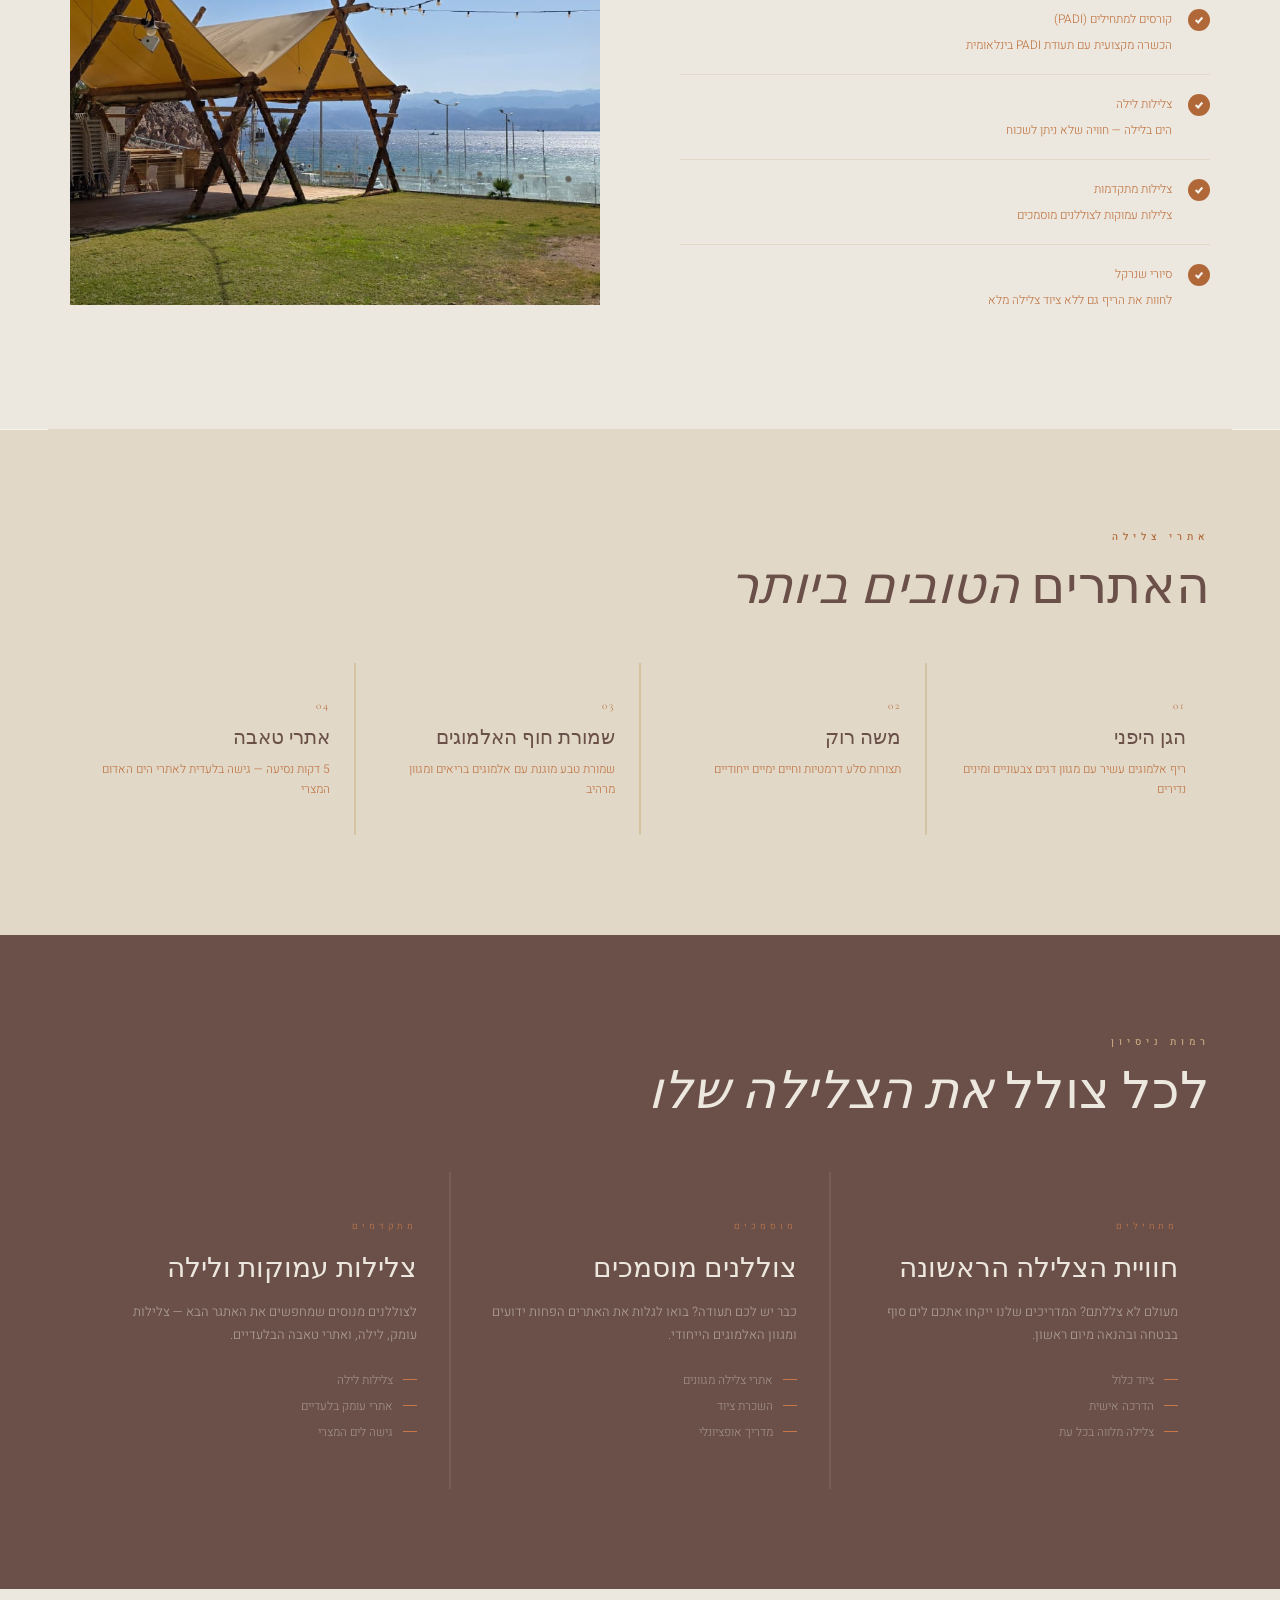
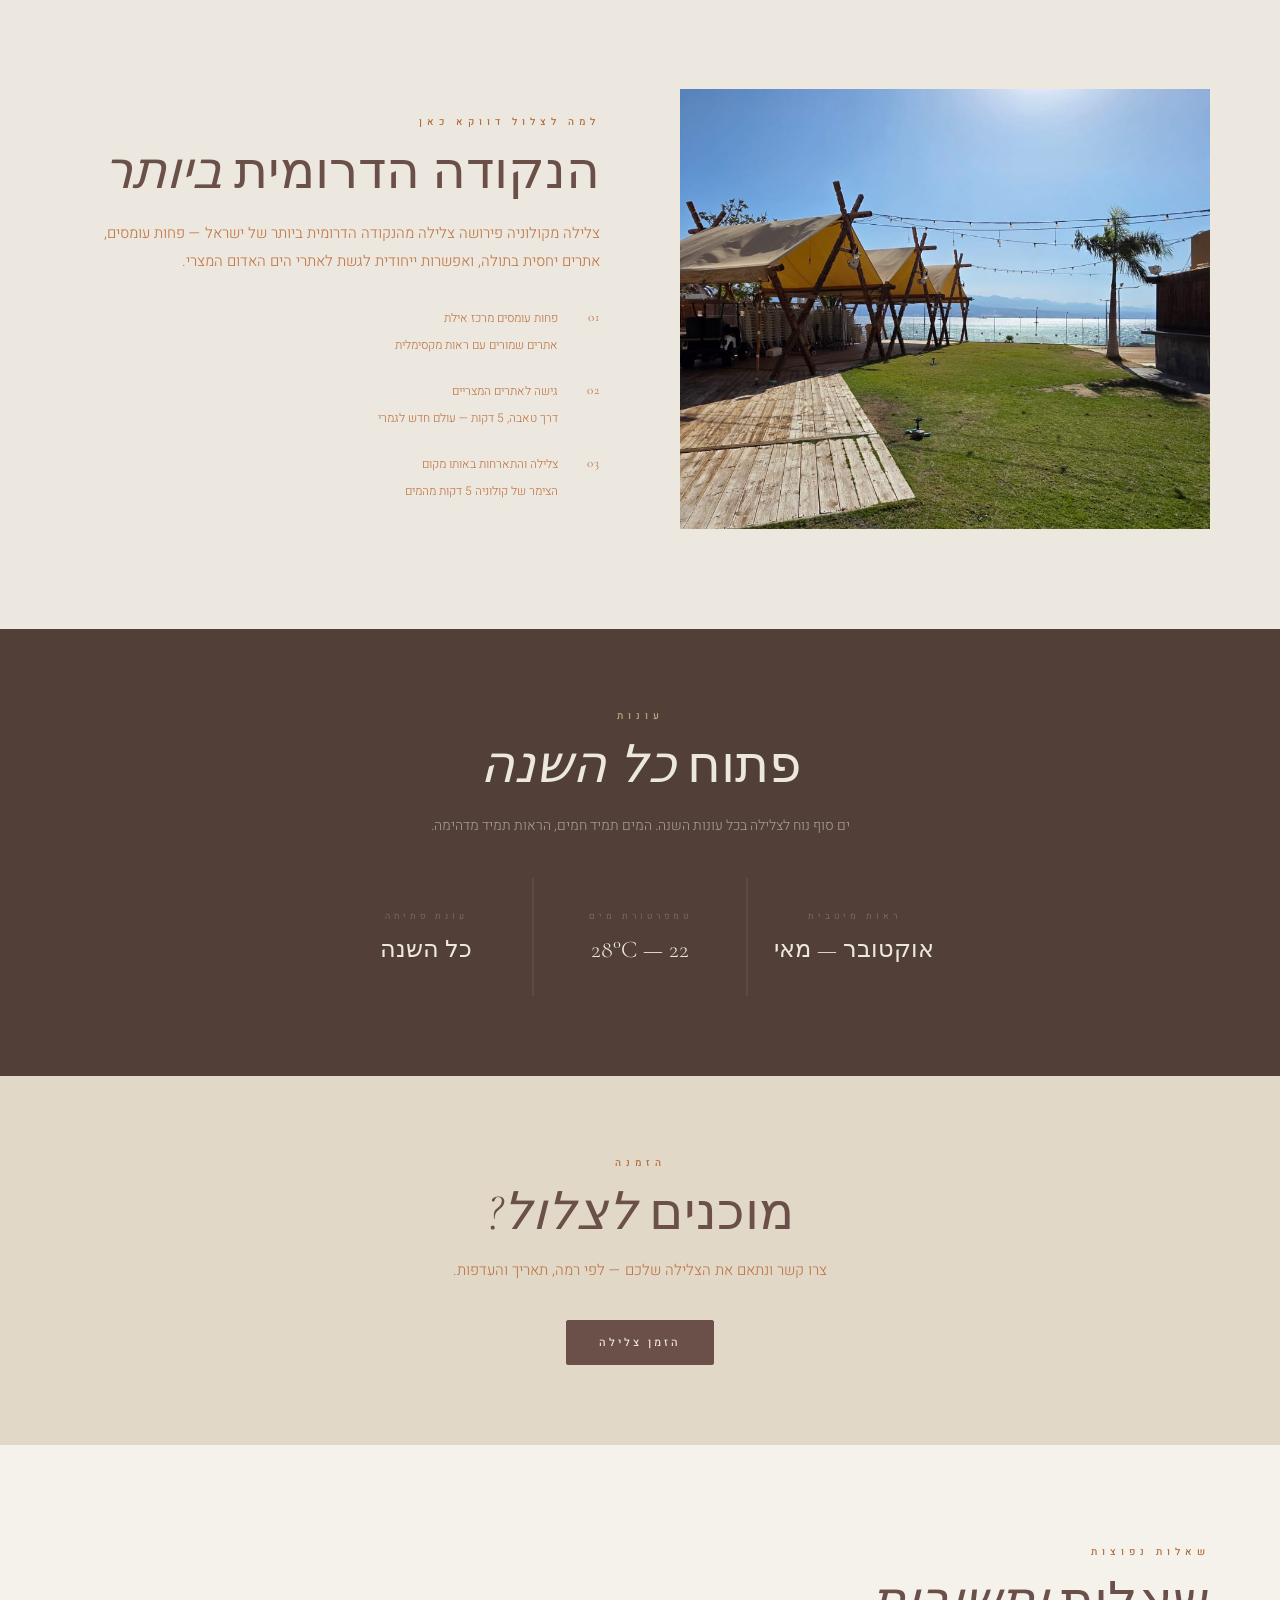
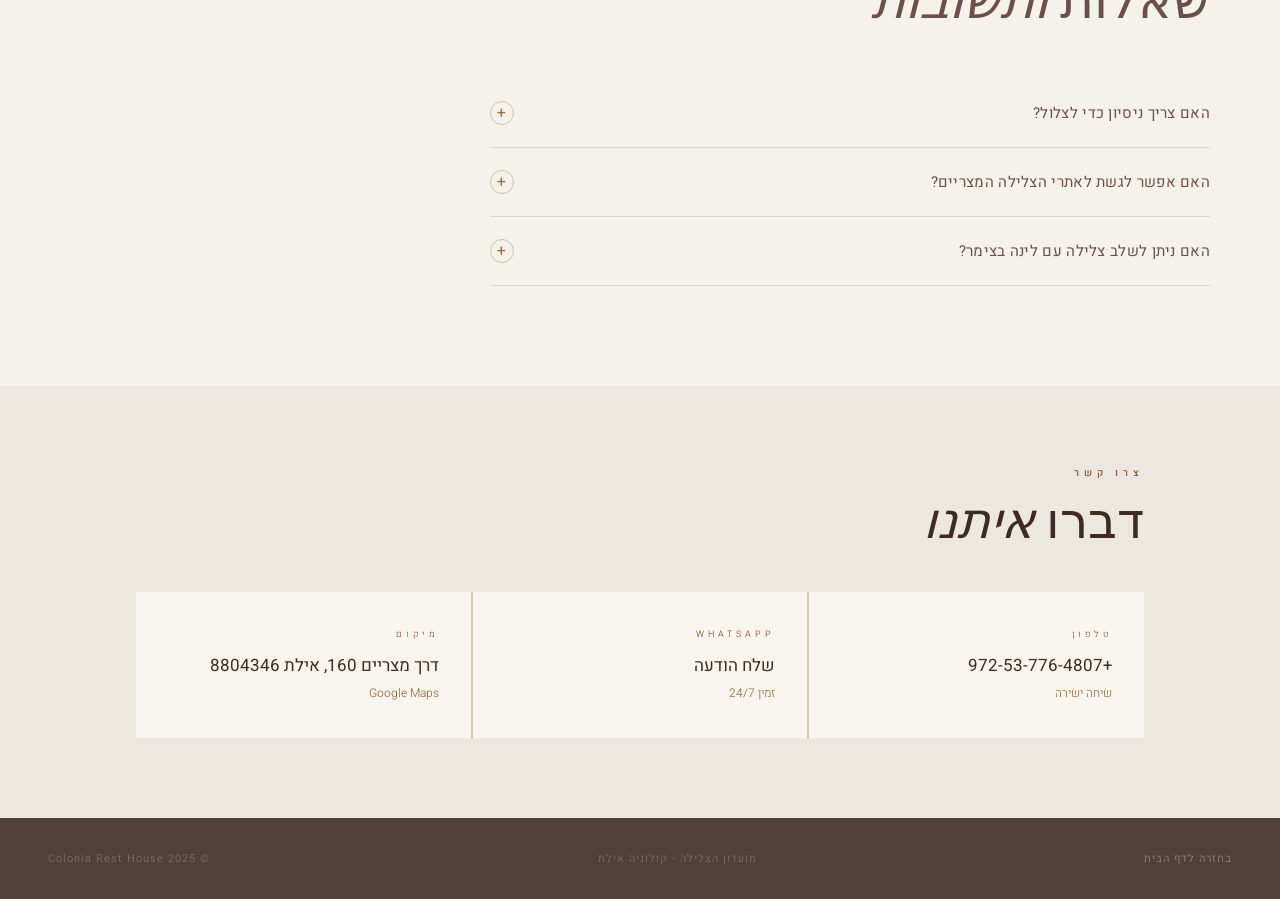
<file: diving.html>
<!DOCTYPE html>
<html lang="he" dir="rtl">
<head>
  <meta charset="UTF-8" />
  <meta name="viewport" content="width=device-width, initial-scale=1.0" />
  <title>מועדון הצלילה | Colonia Rest House Eilat</title>
  <meta name="description" content="מועדון הצלילה של קולוניה אילת — צלילה בים סוף, אחד מאתרי הצלילה הטובים בעולם. קורסים, השכרת ציוד, צלילות מודרכות." />
  <link rel="preconnect" href="https://fonts.googleapis.com" />
  <link href="https://fonts.googleapis.com/css2?family=Cormorant+Garamond:ital,wght@0,300;0,400;0,600;1,300;1,400&family=Heebo:wght@300;400;500;600&display=swap" rel="stylesheet" />
  <style>
    *, *::before, *::after { box-sizing: border-box; margin: 0; padding: 0; }
    :root {
      --cream: #EDE8DF; --warm: #E2D8C8; --sand: #D4C4A4; --tan: #C8A882;
      --brown: #C07848; --deep: #B86030; --earth: #6A5048; --rust: #B06838;
      --rust2: #C87848; --dark: #524038; --white: #F5F1EB;
    }
    html { scroll-behavior: smooth; }
    body { font-family: 'Heebo', sans-serif; background: var(--white); color: var(--earth); overflow-x: hidden; font-weight: 300; }
    html, body { margin: 0; padding: 0; overflow-x: hidden; }
    section, footer { width: 100%; overflow-x: hidden; }
    img { max-width: 100%; }

    /* LANG */
    .lang-switch { position: fixed; top: 20px; left: 24px; z-index: 1000; display: flex; gap: 4px; }
    .lang-btn { background: rgba(245,241,235,0.7); border: 1px solid var(--sand); color: var(--brown); border-radius: 3px; padding: 5px 12px; font-size: 11px; font-weight: 500; cursor: pointer; letter-spacing: 1px; font-family: 'Heebo', sans-serif; transition: all 0.2s; }
    .lang-btn.active, .lang-btn:hover { background: var(--earth); color: var(--cream); border-color: var(--earth); }

    /* NAV */
    nav { position: fixed; top: 0; width: 100%; z-index: 900; padding: 22px 48px; display: flex; align-items: center; justify-content: space-between; transition: all 0.4s; }
    nav.scrolled { background: rgba(250,250,248,0.97); backdrop-filter: blur(20px); border-bottom: 1px solid var(--warm); padding: 16px 48px; }
    .nav-logo { font-family: 'Cormorant Garamond', serif; font-size: 22px; font-weight: 400; color: var(--earth); letter-spacing: 6px; text-decoration: none; text-transform: uppercase; }
    .nav-links { display: flex; gap: 36px; list-style: none; align-items: center; }
    .nav-links a { color: var(--brown); text-decoration: none; font-size: 12px; font-weight: 400; letter-spacing: 2px; text-transform: uppercase; transition: color 0.2s; }
    .nav-links a:hover { color: var(--earth); }
    .nav-cta { border: 1px solid var(--tan) !important; padding: 8px 20px; border-radius: 2px; color: var(--earth) !important; }
    .nav-cta:hover { background: var(--earth) !important; border-color: var(--earth) !important; color: var(--cream) !important; }

    /* HERO */
    .hero { height: 100vh; min-height: 700px; position: relative; display: flex; align-items: flex-end; overflow: hidden; }
    .hero-bg { position: absolute; inset: 0; background: url('garden4.jpg') center 50% / cover no-repeat; }
    .hero-overlay { position: absolute; inset: 0; background: rgba(40,60,70,0.55); }
    .hero-content { position: relative; z-index: 2; padding: 0 64px 72px; color: var(--white); width: 100%; }
    .hero-eyebrow { font-size: 10px; font-weight: 500; letter-spacing: 5px; text-transform: uppercase; color: var(--tan); margin-bottom: 16px; }
    .hero h1 { font-family: 'Cormorant Garamond', serif; font-size: clamp(48px, 8vw, 88px); font-weight: 300; line-height: 0.95; letter-spacing: 6px; text-transform: uppercase; margin-bottom: 20px; color: var(--white); }
    .hero h1 em { font-style: italic; font-weight: 300; display: block; font-size: 0.5em; letter-spacing: 12px; opacity: 0.65; margin-top: 8px; }
    .hero-desc { font-size: 14px; font-weight: 300; color: rgba(244,239,232,0.7); letter-spacing: 1px; line-height: 1.7; max-width: 480px; margin-bottom: 36px; }
    .hero-btns { display: flex; gap: 12px; flex-wrap: wrap; }

    /* BUTTONS */
    .btn-primary { background: transparent; color: var(--earth); border: 1px solid var(--tan); padding: 13px 32px; font-size: 11px; font-weight: 500; letter-spacing: 3px; text-transform: uppercase; text-decoration: none; cursor: pointer; transition: all 0.25s; display: inline-block; font-family: 'Heebo', sans-serif; border-radius: 2px; }
    .btn-primary:hover { background: var(--earth); color: var(--cream); border-color: var(--earth); }
    .btn-primary.filled { background: var(--rust); border-color: var(--rust); color: var(--white); }
    .btn-primary.filled:hover { background: var(--rust2); border-color: var(--rust2); }
    .btn-light { background: transparent; color: rgba(244,239,232,0.8); border: 1px solid rgba(244,239,232,0.3); padding: 13px 32px; font-size: 11px; font-weight: 500; letter-spacing: 3px; text-transform: uppercase; text-decoration: none; cursor: pointer; transition: all 0.25s; display: inline-block; font-family: 'Heebo', sans-serif; border-radius: 2px; }
    .btn-light:hover { background: rgba(244,239,232,0.1); }
    .btn-dark { background: var(--earth); color: var(--cream); border: 1px solid var(--earth); padding: 13px 32px; font-size: 11px; font-weight: 500; letter-spacing: 3px; text-transform: uppercase; text-decoration: none; cursor: pointer; transition: all 0.25s; display: inline-block; font-family: 'Heebo', sans-serif; border-radius: 2px; }
    .btn-dark:hover { background: var(--rust); border-color: var(--rust); }

    /* SECTIONS */
    section { padding: 100px 48px; }
    .container { max-width: 1140px; margin: 0 auto; }
    .section-eyebrow { font-size: 10px; font-weight: 500; letter-spacing: 5px; text-transform: uppercase; color: var(--rust); margin-bottom: 14px; }
    .section-eyebrow.light { color: var(--tan); }
    .section-title { font-family: 'Cormorant Garamond', serif; font-size: clamp(32px, 5vw, 52px); font-weight: 300; line-height: 1.1; margin-bottom: 20px; color: var(--earth); }
    .section-title.light { color: var(--cream); }
    .section-title em { font-style: italic; }
    .section-body { font-size: 15px; line-height: 1.85; color: var(--brown); font-weight: 300; max-width: 560px; }

    /* DIVIDER */
    .divider { height: 1px; background: var(--warm); margin: 0 48px; }

    /* STATS */
    .stats-strip { background: var(--dark); padding: 56px 48px; }
    .stats-grid { display: grid; grid-template-columns: repeat(4,1fr); gap: 2px; background: rgba(255,255,255,0.06); }
    .stat-card { background: var(--dark); padding: 40px 28px; text-align: center; }
    .stat-num { font-family: 'Cormorant Garamond', serif; font-size: clamp(42px,6vw,64px); font-weight: 300; color: var(--cream); letter-spacing: 2px; display: block; line-height: 1; }
    .stat-label { font-size: 9px; font-weight: 500; letter-spacing: 4px; text-transform: uppercase; color: rgba(244,239,232,0.35); margin-top: 10px; display: block; }

    /* OFFERINGS */
    .offerings { background: var(--cream); }
    .offer-grid { display: grid; grid-template-columns: 1fr 1fr; gap: 80px; align-items: center; margin-top: 0; }
    .offer-list { list-style: none; display: flex; flex-direction: column; gap: 0; }
    .offer-item { display: flex; align-items: flex-start; gap: 16px; padding: 18px 0; border-bottom: 1px solid var(--warm); }
    .offer-item:last-child { border-bottom: none; }
    .offer-check { width: 22px; height: 22px; border-radius: 50%; background: var(--rust); display: flex; align-items: center; justify-content: center; flex-shrink: 0; margin-top: 1px; }
    .offer-check svg { width: 10px; height: 10px; stroke: var(--white); stroke-width: 2.5; fill: none; }
    .offer-text strong { display: block; font-size: 14px; font-weight: 500; color: var(--earth); margin-bottom: 3px; }
    .offer-text span { font-size: 12px; color: var(--brown); font-weight: 300; }
    .offerings-img { height: 460px; overflow: hidden; }
    .offerings-img img { width: 100%; height: 100%; object-fit: cover; }

    /* DIVE SITES */
    .dive-sites { background: var(--warm); }
    .sites-grid { display: grid; grid-template-columns: repeat(4,1fr); gap: 2px; background: var(--sand); margin-top: 48px; }
    .site-card { background: var(--warm); padding: 36px 24px; transition: background 0.3s; }
    .site-card:hover { background: var(--earth); }
    .site-num { font-family: 'Cormorant Garamond', serif; font-size: 11px; color: var(--rust); letter-spacing: 2px; display: block; margin-bottom: 14px; }
    .site-name { font-family: 'Cormorant Garamond', serif; font-size: 20px; font-weight: 400; color: var(--earth); line-height: 1.2; margin-bottom: 10px; transition: color 0.3s; }
    .site-card:hover .site-name { color: var(--cream); }
    .site-desc { font-size: 12px; color: var(--brown); font-weight: 300; line-height: 1.6; transition: color 0.3s; }
    .site-card:hover .site-desc { color: rgba(244,239,232,0.5); }

    /* LEVELS */
    .levels { background: var(--earth); }
    .levels-grid { display: grid; grid-template-columns: repeat(3,1fr); gap: 2px; background: rgba(255,255,255,0.08); margin-top: 52px; }
    .level-card { background: var(--earth); padding: 48px 32px; transition: background 0.3s; position: relative; }
    .level-card:hover { background: var(--deep); }
    .level-tag { font-size: 9px; letter-spacing: 4px; text-transform: uppercase; color: var(--rust2); display: block; margin-bottom: 20px; }
    .level-title { font-family: 'Cormorant Garamond', serif; font-size: 28px; font-weight: 300; color: var(--cream); margin-bottom: 16px; line-height: 1.1; }
    .level-body { font-size: 13px; color: rgba(244,239,232,0.5); line-height: 1.8; font-weight: 300; margin-bottom: 24px; }
    .level-includes { list-style: none; display: flex; flex-direction: column; gap: 8px; }
    .level-includes li { font-size: 12px; color: rgba(244,239,232,0.4); font-weight: 300; display: flex; align-items: center; gap: 10px; }
    .level-includes li::before { content: ''; width: 14px; height: 1px; background: var(--rust2); flex-shrink: 0; }

    /* WHY HERE */
    .why-here { background: var(--cream); }
    .why-grid { display: grid; grid-template-columns: 1fr 1fr; gap: 80px; align-items: center; }
    .why-img { height: 440px; overflow: hidden; }
    .why-img img { width: 100%; height: 100%; object-fit: cover; }
    .why-list { list-style: none; display: flex; flex-direction: column; gap: 24px; margin-top: 32px; }
    .why-item { display: flex; gap: 20px; align-items: flex-start; }
    .why-num { font-family: 'Cormorant Garamond', serif; font-size: 13px; color: var(--rust); letter-spacing: 1px; flex-shrink: 0; min-width: 22px; margin-top: 2px; }
    .why-text strong { display: block; font-size: 14px; font-weight: 500; color: var(--earth); margin-bottom: 4px; }
    .why-text span { font-size: 12px; color: var(--brown); font-weight: 300; }

    /* SEASON */
    .season { background: var(--dark); padding: 80px 48px; }
    .season-inner { max-width: 640px; margin: 0 auto; text-align: center; }
    .season-grid { display: grid; grid-template-columns: 1fr 1fr 1fr; gap: 2px; background: rgba(255,255,255,0.06); margin-top: 40px; }
    .season-card { background: var(--dark); padding: 32px 20px; text-align: center; }
    .season-label { font-size: 9px; letter-spacing: 4px; text-transform: uppercase; color: rgba(244,239,232,0.3); display: block; margin-bottom: 12px; }
    .season-val { font-family: 'Cormorant Garamond', serif; font-size: 24px; font-weight: 300; color: var(--cream); }

    /* BOOKING CTA */
    .booking-cta { background: var(--warm); padding: 80px 48px; text-align: center; }
    .booking-inner { max-width: 560px; margin: 0 auto; }

    /* FAQ */
    .faq { background: var(--white); }
    .faq-list { margin-top: 48px; max-width: 720px; }
    .faq-item { border-bottom: 1px solid var(--warm); }
    .faq-q { display: flex; justify-content: space-between; align-items: center; padding: 22px 0; cursor: pointer; font-size: 15px; font-weight: 400; color: var(--earth); letter-spacing: 0.3px; gap: 20px; }
    .faq-q span { flex: 1; }
    .faq-icon { width: 24px; height: 24px; border-radius: 50%; border: 1px solid var(--sand); display: flex; align-items: center; justify-content: center; flex-shrink: 0; transition: all 0.3s; color: var(--rust); font-size: 16px; }
    .faq-item.open .faq-icon { background: var(--earth); border-color: var(--earth); color: var(--cream); transform: rotate(45deg); }
    .faq-a { max-height: 0; overflow: hidden; transition: max-height 0.4s ease; }
    .faq-item.open .faq-a { max-height: 200px; }
    .faq-a-inner { padding: 0 0 20px; font-size: 14px; color: var(--brown); line-height: 1.85; font-weight: 300; max-width: 600px; }

    /* STICKY CTA */
    .sticky-cta { position: fixed; bottom: 0; left: 0; right: 0; z-index: 800; padding: 14px 20px; background: var(--earth); display: none; justify-content: center; border-top: 1px solid rgba(255,255,255,0.1); }
    .sticky-cta a { color: var(--cream); text-decoration: none; font-size: 12px; letter-spacing: 3px; text-transform: uppercase; font-weight: 500; font-family: 'Heebo', sans-serif; }
    .sticky-cta.show { display: flex; }

    /* FOOTER */
    footer { background: var(--dark); color: rgba(255,255,255,0.25); padding: 32px 48px; display: flex; align-items: center; justify-content: space-between; font-size: 11px; letter-spacing: 1px; }
    footer a { color: rgba(255,255,255,0.4); text-decoration: none; }
    footer a:hover { color: var(--cream); }

    /* MOBILE */
    @media (max-width: 900px) {
      nav { padding: 16px 20px; } nav.scrolled { padding: 14px 20px; } .nav-links { display: none; }
      .lang-switch { top: 16px; left: 16px; }
      .hero-content { padding: 0 20px 56px; }
      section { padding: 64px 20px; }
      .stats-strip { padding: 48px 20px; }
      .stats-grid { grid-template-columns: 1fr 1fr; }
      .offer-grid { grid-template-columns: 1fr; gap: 36px; }
      .offerings-img { height: 240px; }
      .sites-grid { grid-template-columns: 1fr 1fr; }
      .levels-grid { grid-template-columns: 1fr; }
      .why-grid { grid-template-columns: 1fr; gap: 36px; }
      .why-img { height: 240px; }
      .season { padding: 60px 20px; }
      .season-grid { grid-template-columns: 1fr; }
      .booking-cta { padding: 60px 20px; }
      footer { flex-direction: column; gap: 10px; text-align: center; padding: 24px 20px; }
      .divider { margin: 0; }
    }

    /* LANG */
    .he { display: block; } .en { display: none; }
    body.lang-en .he { display: none; } body.lang-en .en { display: block; }
    body.lang-en { direction: ltr; }
    span.he { display: inline; } span.en { display: none; }
    body.lang-en span.he { display: none; } body.lang-en span.en { display: inline; }
  </style>
</head>
<body>

  <div class="lang-switch">
    <button class="lang-btn active" id="btn-he" onclick="setLang('he')">HE</button>
    <button class="lang-btn" id="btn-en" onclick="setLang('en')">EN</button>
  </div>

  <nav id="navbar">
    <a href="index.html" class="nav-logo">Colonia</a>
    <ul class="nav-links">
      <li><a href="events.html"><span class="he">אירועים</span><span class="en">Events</span></a></li>
      <li><a href="shows.html"><span class="he">הופעות</span><span class="en">Shows</span></a></li>
      <li><a href="restaurant.html"><span class="he">מסעדה</span><span class="en">Restaurant</span></a></li>
      <li><a href="diving.html"><span class="he">צלילה</span><span class="en">Diving</span></a></li>
      <li><a href="room.html"><span class="he">צימר</span><span class="en">Room</span></a></li>
      <li><a href="testimonials.html"><span class="he">המלצות</span><span class="en">Reviews</span></a></li>
      <li><a href="index.html#booking" class="nav-cta"><span class="he">סגירת תאריך</span><span class="en">Book Now</span></a></li>
    </ul>
  </nav>

  <!-- HERO -->
  <section class="hero" id="home" style="padding:0;">
    <div class="hero-bg"></div>
    <div class="hero-overlay"></div>
    <div class="hero-content">
      <p class="hero-eyebrow"><span class="he">ים סוף — אחד מחמשת אתרי הצלילה הטובים בעולם</span><span class="en">The Red Sea — one of the world's top 5 dive sites</span></p>
      <h1>
        <span class="he">מועדון הצלילה</span><span class="en">Dive Club</span>
        <em><span class="he">Dive Club</span><span class="en">מועדון הצלילה</span></em>
      </h1>
      <p class="hero-desc">
        <span class="he">צלילה בנקודה הדרומית ביותר של ישראל. פחות עומסים, אתרים בלעדיים, וגישה לים המצרי דרך טאבה.</span>
        <span class="en">Diving from Israel's southernmost point. Less crowds, exclusive sites, and access to Egyptian waters via Taba.</span>
      </p>
      <div class="hero-btns">
        <a href="#booking-cta" class="btn-primary filled"><span class="he">הזמן צלילה</span><span class="en">Book a Dive</span></a>
        <a href="#offerings" class="btn-light"><span class="he">מה אנחנו מציעים</span><span class="en">What We Offer</span></a>
      </div>
    </div>
  </section>

  <!-- STATS -->
  <div class="stats-strip">
    <div class="container">
      <div class="stats-grid">
        <div class="stat-card">
          <span class="stat-num" data-target="1200" data-suffix="+">0</span>
          <span class="stat-label"><span class="he">מינים של דגים</span><span class="en">Fish Species</span></span>
        </div>
        <div class="stat-card">
          <span class="stat-num" data-target="250">0</span>
          <span class="stat-label"><span class="he">מינים של אלמוגים</span><span class="en">Coral Species</span></span>
        </div>
        <div class="stat-card">
          <span class="stat-num" data-target="30" data-suffix="m">0</span>
          <span class="stat-label"><span class="he">ראות מקסימלית</span><span class="en">Max Visibility</span></span>
        </div>
        <div class="stat-card">
          <span class="stat-num" data-target="28" data-suffix="°C">0</span>
          <span class="stat-label"><span class="he">טמפרטורת המים</span><span class="en">Water Temperature</span></span>
        </div>
      </div>
    </div>
  </div>

  <!-- OFFERINGS -->
  <section class="offerings" id="offerings">
    <div class="container">
      <p class="section-eyebrow"><span class="he">מה אנחנו מציעים</span><span class="en">What We Offer</span></p>
      <h2 class="section-title"><span class="he">הכל לחוויית <em>צלילה מושלמת</em></span><span class="en">Everything for a <em>Perfect Dive Experience</em></span></h2>
      <div class="offer-grid" style="margin-top:56px;">
        <ul class="offer-list">
          <li class="offer-item">
            <div class="offer-check"><svg viewBox="0 0 12 12"><polyline points="2,6 5,9 10,3"/></svg></div>
            <div class="offer-text"><strong><span class="he">צלילות מודרכות</span><span class="en">Guided Dives</span></strong><span class="he">מדריכים מנוסים שמכירים כל אתר בפנים ובחוץ</span><span class="en">Experienced guides who know every site inside out</span></div>
          </li>
          <li class="offer-item">
            <div class="offer-check"><svg viewBox="0 0 12 12"><polyline points="2,6 5,9 10,3"/></svg></div>
            <div class="offer-text"><strong><span class="he">השכרת ציוד</span><span class="en">Equipment Rental</span></strong><span class="he">ציוד צלילה מלא ומתוחזק</span><span class="en">Full, well-maintained diving equipment</span></div>
          </li>
          <li class="offer-item">
            <div class="offer-check"><svg viewBox="0 0 12 12"><polyline points="2,6 5,9 10,3"/></svg></div>
            <div class="offer-text"><strong><span class="he">קורסים למתחילים (PADI)</span><span class="en">Beginner Courses (PADI)</span></strong><span class="he">הכשרה מקצועית עם תעודת PADI בינלאומית</span><span class="en">Professional training with international PADI certification</span></div>
          </li>
          <li class="offer-item">
            <div class="offer-check"><svg viewBox="0 0 12 12"><polyline points="2,6 5,9 10,3"/></svg></div>
            <div class="offer-text"><strong><span class="he">צלילות לילה</span><span class="en">Night Dives</span></strong><span class="he">הים בלילה — חוויה שלא ניתן לשכוח</span><span class="en">The sea at night — an experience you won't forget</span></div>
          </li>
          <li class="offer-item">
            <div class="offer-check"><svg viewBox="0 0 12 12"><polyline points="2,6 5,9 10,3"/></svg></div>
            <div class="offer-text"><strong><span class="he">צלילות מתקדמות</span><span class="en">Advanced Dives</span></strong><span class="he">צלילות עמוקות לצוללנים מוסמכים</span><span class="en">Deep dives for certified divers</span></div>
          </li>
          <li class="offer-item">
            <div class="offer-check"><svg viewBox="0 0 12 12"><polyline points="2,6 5,9 10,3"/></svg></div>
            <div class="offer-text"><strong><span class="he">סיורי שנרקל</span><span class="en">Snorkeling Tours</span></strong><span class="he">לחוות את הריף גם ללא ציוד צלילה מלא</span><span class="en">Experience the reef without full diving equipment</span></div>
          </li>
        </ul>
        <div class="offerings-img">
          <img src="garden4.jpg" alt="Red Sea view" />
        </div>
      </div>
    </div>
  </section>

  <div class="divider"></div>

  <!-- DIVE SITES -->
  <section class="dive-sites">
    <div class="container">
      <p class="section-eyebrow"><span class="he">אתרי צלילה</span><span class="en">Dive Sites</span></p>
      <h2 class="section-title"><span class="he">האתרים <em>הטובים ביותר</em></span><span class="en">The <em>Best Sites</em></span></h2>
      <div class="sites-grid">
        <div class="site-card">
          <span class="site-num">01</span>
          <div class="site-name"><span class="he">הגן היפני</span><span class="en">Japanese Garden</span></div>
          <p class="site-desc"><span class="he">ריף אלמוגים עשיר עם מגוון דגים צבעוניים ומינים נדירים</span><span class="en">Rich coral reef with diverse colorful fish and rare species</span></p>
        </div>
        <div class="site-card">
          <span class="site-num">02</span>
          <div class="site-name"><span class="he">משה רוק</span><span class="en">Moses Rock</span></div>
          <p class="site-desc"><span class="he">תצורות סלע דרמטיות וחיים ימיים ייחודיים</span><span class="en">Dramatic rock formations and unique marine life</span></p>
        </div>
        <div class="site-card">
          <span class="site-num">03</span>
          <div class="site-name"><span class="he">שמורת חוף האלמוגים</span><span class="en">Coral Beach Reserve</span></div>
          <p class="site-desc"><span class="he">שמורת טבע מוגנת עם אלמוגים בריאים ומגוון מרהיב</span><span class="en">Protected nature reserve with healthy corals and stunning diversity</span></p>
        </div>
        <div class="site-card">
          <span class="site-num">04</span>
          <div class="site-name"><span class="he">אתרי טאבה</span><span class="en">Taba Sites</span></div>
          <p class="site-desc"><span class="he">5 דקות נסיעה — גישה בלעדית לאתרי הים האדום המצרי</span><span class="en">5 min drive — exclusive access to Egyptian Red Sea sites</span></p>
        </div>
      </div>
    </div>
  </section>

  <!-- LEVELS -->
  <section class="levels">
    <div class="container">
      <p class="section-eyebrow light"><span class="he">רמות ניסיון</span><span class="en">Experience Levels</span></p>
      <h2 class="section-title light"><span class="he">לכל צולל <em>את הצלילה שלו</em></span><span class="en">For Every Diver <em>Their Dive</em></span></h2>
      <div class="levels-grid">
        <div class="level-card">
          <span class="level-tag"><span class="he">מתחילים</span><span class="en">Beginners</span></span>
          <div class="level-title"><span class="he">חוויית הצלילה הראשונה</span><span class="en">First Dive Experience</span></div>
          <p class="level-body"><span class="he">מעולם לא צללתם? המדריכים שלנו ייקחו אתכם לים סוף בבטחה ובהנאה מיום ראשון.</span><span class="en">Never dived before? Our guides will take you into the Red Sea safely and joyfully from day one.</span></p>
          <ul class="level-includes">
            <li><span class="he">ציוד כלול</span><span class="en">Equipment included</span></li>
            <li><span class="he">הדרכה אישית</span><span class="en">Personal instruction</span></li>
            <li><span class="he">צלילה מלווה בכל עת</span><span class="en">Escorted dive at all times</span></li>
          </ul>
        </div>
        <div class="level-card">
          <span class="level-tag"><span class="he">מוסמכים</span><span class="en">Certified</span></span>
          <div class="level-title"><span class="he">צוללנים מוסמכים</span><span class="en">Certified Divers</span></div>
          <p class="level-body"><span class="he">כבר יש לכם תעודה? בואו לגלות את האתרים הפחות ידועים ומגוון האלמוגים הייחודי.</span><span class="en">Already certified? Come discover the lesser-known sites and unique coral diversity.</span></p>
          <ul class="level-includes">
            <li><span class="he">אתרי צלילה מגוונים</span><span class="en">Varied dive sites</span></li>
            <li><span class="he">השכרת ציוד</span><span class="en">Equipment rental</span></li>
            <li><span class="he">מדריך אופציונלי</span><span class="en">Optional guide</span></li>
          </ul>
        </div>
        <div class="level-card">
          <span class="level-tag"><span class="he">מתקדמים</span><span class="en">Advanced</span></span>
          <div class="level-title"><span class="he">צלילות עמוקות ולילה</span><span class="en">Deep &amp; Night Dives</span></div>
          <p class="level-body"><span class="he">לצוללנים מנוסים שמחפשים את האתגר הבא — צלילות עומק, לילה, ואתרי טאבה הבלעדיים.</span><span class="en">For experienced divers seeking the next challenge — deep dives, night dives, and exclusive Taba sites.</span></p>
          <ul class="level-includes">
            <li><span class="he">צלילות לילה</span><span class="en">Night dives</span></li>
            <li><span class="he">אתרי עומק בלעדיים</span><span class="en">Exclusive deep sites</span></li>
            <li><span class="he">גישה לים המצרי</span><span class="en">Access to Egyptian waters</span></li>
          </ul>
        </div>
      </div>
    </div>
  </section>

  <!-- WHY HERE -->
  <section class="why-here">
    <div class="container">
      <div class="why-grid">
        <div class="why-img">
          <img src="garden5.jpg" alt="Red Sea coast" />
        </div>
        <div>
          <p class="section-eyebrow"><span class="he">למה לצלול דווקא כאן</span><span class="en">Why Dive Here Specifically</span></p>
          <h2 class="section-title"><span class="he">הנקודה הדרומית <em>ביותר</em></span><span class="en">The <em>Southernmost</em> Point</span></h2>
          <p class="section-body" style="margin-bottom:32px;">
            <span class="he">צלילה מקולוניה פירושה צלילה מהנקודה הדרומית ביותר של ישראל — פחות עומסים, אתרים יחסית בתולה, ואפשרות ייחודית לגשת לאתרי הים האדום המצרי.</span>
            <span class="en">Diving from Colonia means diving from Israel's southernmost point — less crowds, relatively pristine sites, and a unique ability to access Egyptian Red Sea sites.</span>
          </p>
          <ul class="why-list">
            <li class="why-item">
              <span class="why-num">01</span>
              <div class="why-text"><strong><span class="he">פחות עומסים מרכז אילת</span><span class="en">Less Crowded Than Central Eilat</span></strong><span class="he">אתרים שמורים עם ראות מקסימלית</span><span class="en">Preserved sites with maximum visibility</span></div>
            </li>
            <li class="why-item">
              <span class="why-num">02</span>
              <div class="why-text"><strong><span class="he">גישה לאתרים המצריים</span><span class="en">Access to Egyptian Sites</span></strong><span class="he">דרך טאבה, 5 דקות — עולם חדש לגמרי</span><span class="en">Via Taba, 5 minutes — a completely new world</span></div>
            </li>
            <li class="why-item">
              <span class="why-num">03</span>
              <div class="why-text"><strong><span class="he">צלילה והתארחות באותו מקום</span><span class="en">Dive and Stay in the Same Place</span></strong><span class="he">הצימר של קולוניה 5 דקות מהמים</span><span class="en">Colonia's room 5 minutes from the water</span></div>
            </li>
          </ul>
        </div>
      </div>
    </div>
  </section>

  <!-- SEASON -->
  <section class="season">
    <div class="season-inner">
      <p class="section-eyebrow light" style="text-align:center;"><span class="he">עונות</span><span class="en">Seasons</span></p>
      <h2 class="section-title light" style="text-align:center;"><span class="he">פתוח <em>כל השנה</em></span><span class="en">Open <em>Year Round</em></span></h2>
      <p style="color:rgba(244,239,232,0.5);font-size:14px;text-align:center;line-height:1.7;font-weight:300;margin-bottom:0;">
        <span class="he">ים סוף נוח לצלילה בכל עונות השנה. המים תמיד חמים, הראות תמיד מדהימה.</span>
        <span class="en">The Red Sea is comfortable for diving all year. The water is always warm, the visibility always stunning.</span>
      </p>
      <div class="season-grid">
        <div class="season-card">
          <span class="season-label"><span class="he">ראות מיטבית</span><span class="en">Best Visibility</span></span>
          <div class="season-val"><span class="he">אוקטובר — מאי</span><span class="en">Oct — May</span></div>
        </div>
        <div class="season-card">
          <span class="season-label"><span class="he">טמפרטורת מים</span><span class="en">Water Temperature</span></span>
          <div class="season-val">22 — 28°C</div>
        </div>
        <div class="season-card">
          <span class="season-label"><span class="he">עונת פתיחה</span><span class="en">Open Season</span></span>
          <div class="season-val"><span class="he">כל השנה</span><span class="en">All Year</span></div>
        </div>
      </div>
    </div>
  </section>

  <!-- BOOKING CTA -->
  <section class="booking-cta" id="booking-cta">
    <div class="booking-inner">
      <p class="section-eyebrow"><span class="he">הזמנה</span><span class="en">Booking</span></p>
      <h2 class="section-title" style="margin-bottom:16px;"><span class="he">מוכנים <em>לצלול?</em></span><span class="en">Ready <em>to Dive?</em></span></h2>
      <p class="section-body" style="max-width:420px;margin:0 auto 36px;text-align:center;">
        <span class="he">צרו קשר ונתאם את הצלילה שלכם — לפי רמה, תאריך והעדפות.</span>
        <span class="en">Contact us and we'll arrange your dive — by level, date, and preference.</span>
      </p>
      <a href="index.html#booking" class="btn-dark"><span class="he">הזמן צלילה</span><span class="en">Book a Dive</span></a>
    </div>
  </section>

  <!-- FAQ -->
  <section class="faq">
    <div class="container">
      <p class="section-eyebrow"><span class="he">שאלות נפוצות</span><span class="en">FAQ</span></p>
      <h2 class="section-title"><span class="he">שאלות <em>ותשובות</em></span><span class="en">Questions <em>&amp; Answers</em></span></h2>
      <div class="faq-list">
        <div class="faq-item">
          <div class="faq-q" onclick="toggleFaq(this)">
            <span><span class="he">האם צריך ניסיון כדי לצלול?</span><span class="en">Do I need experience to dive?</span></span>
            <div class="faq-icon">+</div>
          </div>
          <div class="faq-a"><div class="faq-a-inner"><span class="he">לא. אנחנו מציעים חוויית צלילה ראשונה למתחילים לחלוטין, ללא כל ניסיון קודם. המדריכים ילוו אתכם בכל שלב.</span><span class="en">No. We offer a first dive experience for complete beginners, with no prior experience needed. Our guides will accompany you every step of the way.</span></div></div>
        </div>
        <div class="faq-item">
          <div class="faq-q" onclick="toggleFaq(this)">
            <span><span class="he">האם אפשר לגשת לאתרי הצלילה המצריים?</span><span class="en">Can we access Egyptian dive sites?</span></span>
            <div class="faq-icon">+</div>
          </div>
          <div class="faq-a"><div class="faq-a-inner"><span class="he">כן. מעבר טאבה נמצא 5 דקות נסיעה מקולוניה. דרכו יש גישה לאתרי הים האדום המצרי — חוויה שונה לחלוטין ומומלצת מאוד.</span><span class="en">Yes. Taba crossing is 5 minutes from Colonia. Through it there's access to Egyptian Red Sea sites — a completely different and highly recommended experience.</span></div></div>
        </div>
        <div class="faq-item">
          <div class="faq-q" onclick="toggleFaq(this)">
            <span><span class="he">האם ניתן לשלב צלילה עם לינה בצימר?</span><span class="en">Can I combine diving with a room stay?</span></span>
            <div class="faq-icon">+</div>
          </div>
          <div class="faq-a"><div class="faq-a-inner"><span class="he">בהחלט. זו החוויה האידיאלית — ישנים בצימר עם נוף לים סוף, ומצללים בבוקר. ניתן לתאם חבילה משולבת.</span><span class="en">Absolutely. That's the ideal experience — sleeping in the room with a Red Sea view, and diving in the morning. A combined package can be arranged.</span></div></div>
        </div>
      </div>
    </div>
  </section>

  
  <!-- CONTACT -->
  <section style="background:var(--cream,#F0EAE0);padding:80px 0;" id="contact-sub">
    <div style="max-width:1120px;margin:0 auto;padding:0 56px;">
      <p style="font-size:10px;font-weight:500;letter-spacing:5px;text-transform:uppercase;color:#8C4A28;margin-bottom:12px;">
        <span class="he">צרו קשר</span><span class="en">Contact</span>
      </p>
      <h2 style="font-family:Cormorant Garamond,serif;font-size:clamp(32px,4vw,50px);font-weight:300;color:#3E2C20;margin-bottom:40px;">
        <span class="he">דברו <em>איתנו</em></span><span class="en">Get in <em>Touch</em></span>
      </h2>
      <div style="display:grid;grid-template-columns:repeat(3,1fr);gap:2px;background:#D6C4A8;">
        <a href="tel:+972537764807" style="background:#F8F4EE;padding:36px 32px;text-decoration:none;display:block;transition:background 0.25s;">
          <span style="font-size:9px;letter-spacing:4px;text-transform:uppercase;color:#8C4A28;margin-bottom:12px;display:block;">
            <span class="he">טלפון</span><span class="en">Phone</span>
          </span>
          <div style="font-size:17px;color:#3E2C20;font-weight:400;">+972-53-776-4807</div>
          <div style="font-size:12px;color:#9A6A44;margin-top:6px;font-weight:300;"><span class="he">שיחה ישירה</span><span class="en">Direct call</span></div>
        </a>
        <a href="https://wa.me/972537764807" style="background:#F8F4EE;padding:36px 32px;text-decoration:none;display:block;transition:background 0.25s;">
          <span style="font-size:9px;letter-spacing:4px;text-transform:uppercase;color:#8C4A28;margin-bottom:12px;display:block;">WhatsApp</span>
          <div style="font-size:17px;color:#3E2C20;font-weight:400;"><span class="he">שלח הודעה</span><span class="en">Send a message</span></div>
          <div style="font-size:12px;color:#9A6A44;margin-top:6px;font-weight:300;"><span class="he">זמין 24/7</span><span class="en">Available 24/7</span></div>
        </a>
        <a href="https://maps.app.goo.gl/pSJWfZtYGJY27FjQ9" target="_blank" style="background:#F8F4EE;padding:36px 32px;text-decoration:none;display:block;transition:background 0.25s;">
          <span style="font-size:9px;letter-spacing:4px;text-transform:uppercase;color:#8C4A28;margin-bottom:12px;display:block;"><span class="he">מיקום</span><span class="en">Location</span></span>
          <div style="font-size:17px;color:#3E2C20;font-weight:400;"><span class="he">דרך מצריים 160, אילת 8804346</span><span class="en">Derech Mitzraim 160, Eilat 8804346</span></div>
          <div style="font-size:12px;color:#9A6A44;margin-top:6px;font-weight:300;">Google Maps</div>
        </a>
      </div>
    </div>
  </section>
  <footer>
    <span><a href="index.html"><span class="he">בחזרה לדף הבית</span><span class="en">Back to Home</span></a></span>
    <span><span class="he">מועדון הצלילה - קולוניה אילת</span><span class="en">Dive Club - Colonia Eilat</span></span>
    <span>© 2025 Colonia Rest House</span>
  </footer>

  <!-- STICKY CTA -->
  <div class="sticky-cta" id="stickyCta">
    <a href="#booking-cta"><span class="he">הזמן עכשיו</span><span class="en">Book Now</span></a>
  </div>

  <script>
    function setLang(l) {
      document.body.classList.toggle('lang-en', l==='en');
      document.getElementById('btn-he').classList.toggle('active', l==='he');
      document.getElementById('btn-en').classList.toggle('active', l==='en');
      document.documentElement.setAttribute('dir', l==='en' ? 'ltr' : 'rtl');
      document.documentElement.setAttribute('lang', l);
    }
    window.addEventListener('scroll', () => {
      document.getElementById('navbar').classList.toggle('scrolled', window.scrollY > 60);
      document.getElementById('stickyCta').classList.toggle('show', window.scrollY > 200);
    });
    document.querySelectorAll('a[href^="#"]').forEach(a => {
      a.addEventListener('click', e => {
        const t = document.querySelector(a.getAttribute('href'));
        if (t) { e.preventDefault(); t.scrollIntoView({ behavior: 'smooth' }); }
      });
    });
    function toggleFaq(el) { el.parentElement.classList.toggle('open'); }

    function animateCounter(el) {
      const target = parseInt(el.dataset.target);
      const suffix = el.dataset.suffix || '';
      const duration = 1800;
      const step = target / (duration / 16);
      let current = 0;
      const timer = setInterval(() => {
        current = Math.min(current + step, target);
        el.textContent = Math.floor(current).toLocaleString() + suffix;
        if (current >= target) clearInterval(timer);
      }, 16);
    }
    const counterObserver = new IntersectionObserver((entries) => {
      entries.forEach(e => {
        if (e.isIntersecting && !e.target.dataset.animated) {
          e.target.dataset.animated = '1';
          animateCounter(e.target);
        }
      });
    }, { threshold: 0.5 });
    document.querySelectorAll('.stat-num[data-target]').forEach(el => counterObserver.observe(el));
  </script>
</body>
</html>
</file>
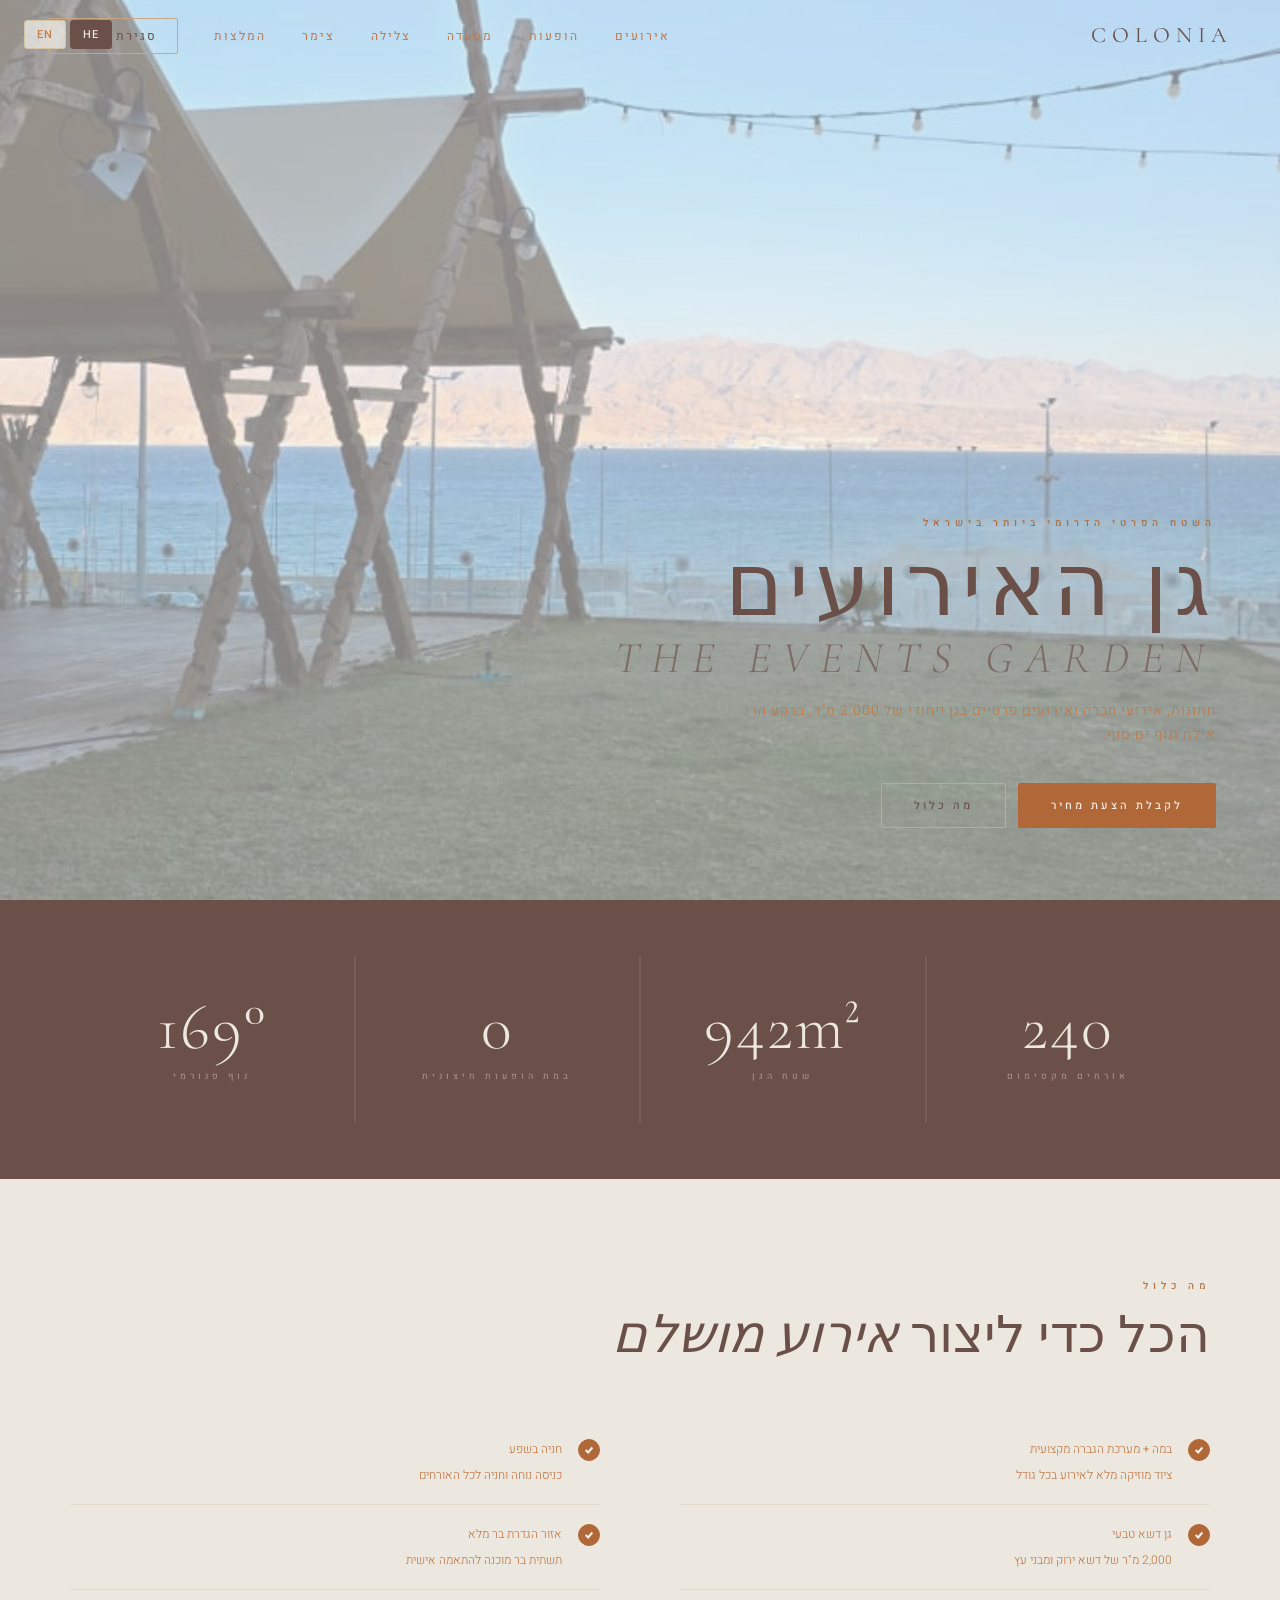
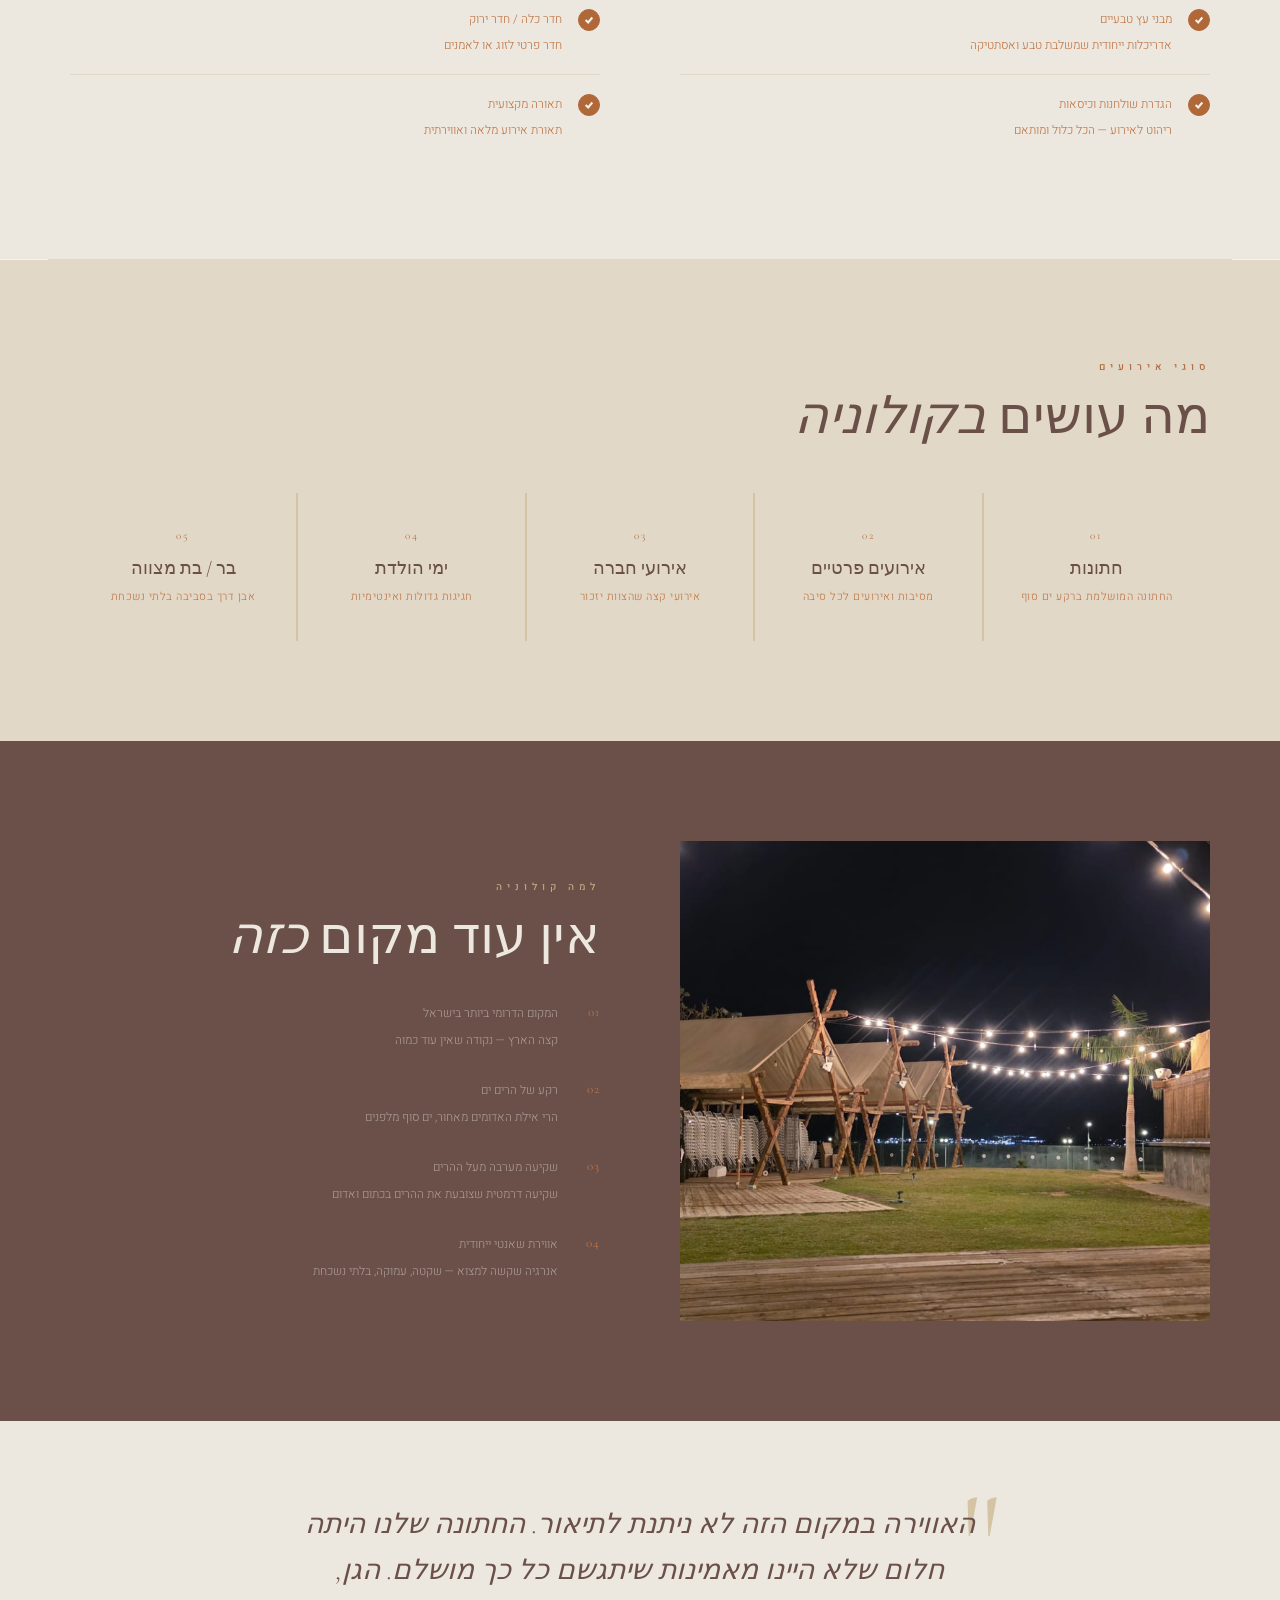
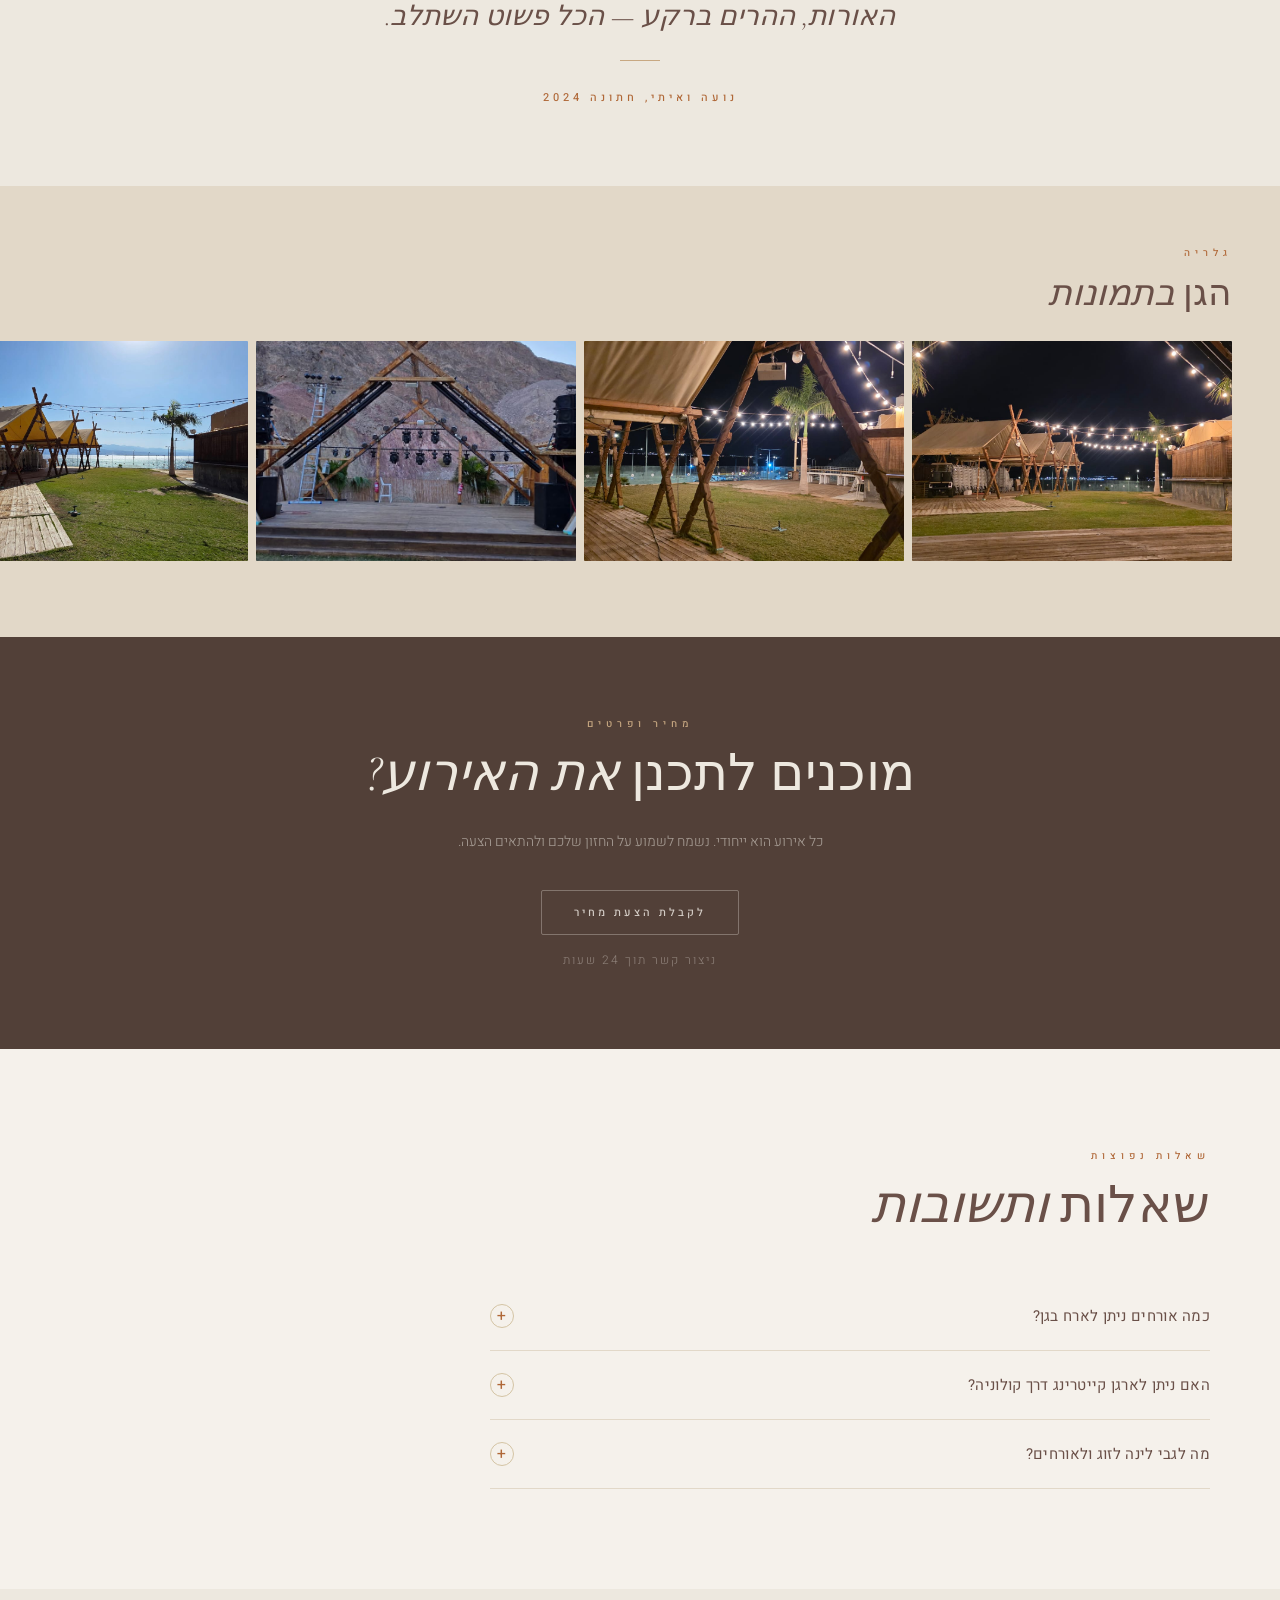
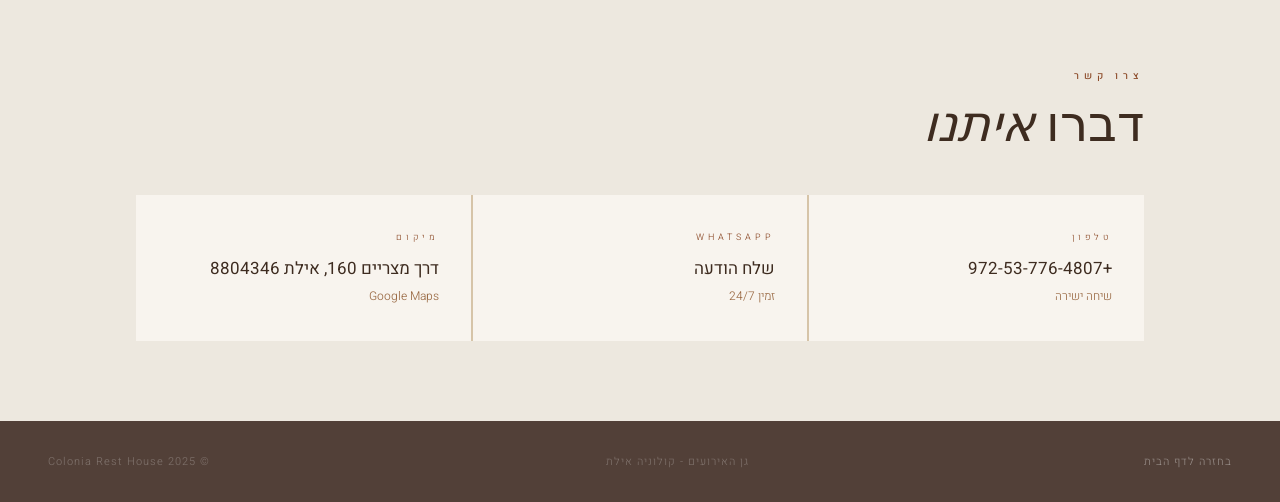
<file: events.html>
<!DOCTYPE html>
<html lang="he" dir="rtl">
<head>
  <meta charset="UTF-8" />
  <meta name="viewport" content="width=device-width, initial-scale=1.0" />
  <title>גן האירועים | Colonia Rest House Eilat</title>
  <meta name="description" content="גן האירועים של קולוניה אילת — חתונות, אירועי חברה ואירועים פרטיים בגן ייחודי ברקע הרי אילת." />
  <link rel="preconnect" href="https://fonts.googleapis.com" />
  <link href="https://fonts.googleapis.com/css2?family=Cormorant+Garamond:ital,wght@0,300;0,400;0,600;1,300;1,400&family=Heebo:wght@300;400;500;600&display=swap" rel="stylesheet" />
  <style>
    *, *::before, *::after { box-sizing: border-box; margin: 0; padding: 0; }
    :root {
      --cream: #EDE8DF; --warm: #E2D8C8; --sand: #D4C4A4; --tan: #C8A882;
      --brown: #C07848; --deep: #B86030; --earth: #6A5048; --rust: #B06838;
      --rust2: #C87848; --dark: #524038; --white: #F5F1EB;
    }
    html { scroll-behavior: smooth; }
    body { font-family: 'Heebo', sans-serif; background: var(--white); color: var(--earth); overflow-x: hidden; font-weight: 300; }
    html, body { margin: 0; padding: 0; overflow-x: hidden; }
    section, footer { width: 100%; overflow-x: hidden; }
    img { max-width: 100%; }

    /* LANG */
    .lang-switch { position: fixed; top: 20px; left: 24px; z-index: 1000; display: flex; gap: 4px; }
    .lang-btn { background: rgba(245,241,235,0.7); border: 1px solid var(--sand); color: var(--brown); border-radius: 3px; padding: 5px 12px; font-size: 11px; font-weight: 500; cursor: pointer; letter-spacing: 1px; font-family: 'Heebo', sans-serif; transition: all 0.2s; }
    .lang-btn.active, .lang-btn:hover { background: var(--earth); color: var(--cream); border-color: var(--earth); }

    /* NAV */
    nav { position: fixed; top: 0; width: 100%; z-index: 900; padding: 22px 48px; display: flex; align-items: center; justify-content: space-between; transition: all 0.4s; }
    nav.scrolled { background: rgba(250,250,248,0.97); backdrop-filter: blur(20px); border-bottom: 1px solid var(--warm); padding: 16px 48px; }
    .nav-logo { font-family: 'Cormorant Garamond', serif; font-size: 22px; font-weight: 400; color: var(--earth); letter-spacing: 6px; text-decoration: none; text-transform: uppercase; }
    .nav-links { display: flex; gap: 36px; list-style: none; align-items: center; }
    .nav-links a { color: var(--brown); text-decoration: none; font-size: 12px; font-weight: 400; letter-spacing: 2px; text-transform: uppercase; transition: color 0.2s; }
    .nav-links a:hover { color: var(--earth); }
    .nav-cta { border: 1px solid var(--tan) !important; padding: 8px 20px; border-radius: 2px; color: var(--earth) !important; }
    .nav-cta:hover { background: var(--earth) !important; border-color: var(--earth) !important; color: var(--cream) !important; }

    /* HERO */
    .hero { height: 100vh; min-height: 700px; position: relative; display: flex; align-items: flex-end; overflow: hidden; }
    .hero-bg { position: absolute; inset: 0; background: url('garden-view.jpg') center 55% / cover no-repeat; }
    .hero-overlay { position: absolute; inset: 0; background: rgba(245,241,235,0.55); }
    .hero-content { position: relative; z-index: 2; padding: 0 64px 72px; color: var(--earth); width: 100%; }
    .hero-eyebrow { font-size: 10px; font-weight: 500; letter-spacing: 5px; text-transform: uppercase; color: var(--rust); margin-bottom: 16px; }
    .hero h1 { font-family: 'Cormorant Garamond', serif; font-size: clamp(48px, 8vw, 88px); font-weight: 300; line-height: 0.95; letter-spacing: 6px; text-transform: uppercase; margin-bottom: 20px; color: var(--earth); }
    .hero h1 em { font-style: italic; font-weight: 300; display: block; font-size: 0.5em; letter-spacing: 12px; opacity: 0.65; margin-top: 8px; }
    .hero-desc { font-size: 14px; font-weight: 300; color: var(--brown); letter-spacing: 1px; line-height: 1.7; max-width: 480px; margin-bottom: 36px; }
    .hero-btns { display: flex; gap: 12px; flex-wrap: wrap; }

    /* BUTTONS */
    .btn-primary { background: transparent; color: var(--earth); border: 1px solid var(--tan); padding: 13px 32px; font-size: 11px; font-weight: 500; letter-spacing: 3px; text-transform: uppercase; text-decoration: none; cursor: pointer; transition: all 0.25s; display: inline-block; font-family: 'Heebo', sans-serif; border-radius: 2px; }
    .btn-primary:hover { background: var(--earth); color: var(--cream); border-color: var(--earth); }
    .btn-primary.filled { background: var(--rust); border-color: var(--rust); color: var(--white); }
    .btn-primary.filled:hover { background: var(--rust2); border-color: var(--rust2); }
    .btn-dark { background: var(--earth); color: var(--cream); border: 1px solid var(--earth); padding: 13px 32px; font-size: 11px; font-weight: 500; letter-spacing: 3px; text-transform: uppercase; text-decoration: none; cursor: pointer; transition: all 0.25s; display: inline-block; font-family: 'Heebo', sans-serif; border-radius: 2px; }
    .btn-dark:hover { background: var(--rust); border-color: var(--rust); }

    /* SECTIONS */
    section { padding: 100px 48px; }
    .container { max-width: 1140px; margin: 0 auto; }
    .section-eyebrow { font-size: 10px; font-weight: 500; letter-spacing: 5px; text-transform: uppercase; color: var(--rust); margin-bottom: 14px; }
    .section-eyebrow.light { color: var(--tan); }
    .section-title { font-family: 'Cormorant Garamond', serif; font-size: clamp(32px, 5vw, 52px); font-weight: 300; line-height: 1.1; margin-bottom: 20px; color: var(--earth); }
    .section-title.light { color: var(--cream); }
    .section-title em { font-style: italic; }
    .section-body { font-size: 15px; line-height: 1.85; color: var(--brown); font-weight: 300; max-width: 560px; }

    /* DIVIDER */
    .divider { height: 1px; background: var(--warm); margin: 0 48px; }

    /* STATS STRIP */
    .stats-strip { background: var(--earth); padding: 56px 48px; }
    .stats-grid { display: grid; grid-template-columns: repeat(4,1fr); gap: 2px; background: rgba(255,255,255,0.08); }
    .stat-card { background: var(--earth); padding: 40px 28px; text-align: center; }
    .stat-num { font-family: 'Cormorant Garamond', serif; font-size: clamp(42px,6vw,64px); font-weight: 300; color: var(--cream); letter-spacing: 2px; display: block; line-height: 1; }
    .stat-label { font-size: 9px; font-weight: 500; letter-spacing: 4px; text-transform: uppercase; color: rgba(244,239,232,0.4); margin-top: 10px; display: block; }

    /* INCLUDED */
    .included { background: var(--cream); }
    .included-grid { display: grid; grid-template-columns: 1fr 1fr; gap: 80px; align-items: start; margin-top: 56px; }
    .checklist { list-style: none; display: flex; flex-direction: column; gap: 0; }
    .checklist-item { display: flex; align-items: flex-start; gap: 16px; padding: 18px 0; border-bottom: 1px solid var(--warm); cursor: default; }
    .checklist-item:last-child { border-bottom: none; }
    .check-icon { width: 22px; height: 22px; border-radius: 50%; border: 1px solid var(--tan); display: flex; align-items: center; justify-content: center; flex-shrink: 0; margin-top: 1px; transition: all 0.4s; }
    .check-icon svg { width: 10px; height: 10px; stroke: var(--rust); stroke-width: 2.5; fill: none; opacity: 0; transition: opacity 0.3s; }
    .checklist-item.visible .check-icon { background: var(--rust); border-color: var(--rust); }
    .checklist-item.visible .check-icon svg { opacity: 1; stroke: var(--white); }
    .check-text strong { display: block; font-size: 14px; font-weight: 500; color: var(--earth); margin-bottom: 3px; }
    .check-text span { font-size: 12px; color: var(--brown); font-weight: 300; }

    /* EVENT TYPES */
    .event-types { background: var(--warm); }
    .types-grid { display: grid; grid-template-columns: repeat(5,1fr); gap: 2px; background: var(--sand); margin-top: 48px; }
    .type-card { background: var(--warm); padding: 36px 24px; text-align: center; transition: background 0.3s; }
    .type-card:hover { background: var(--earth); }
    .type-num { font-family: 'Cormorant Garamond', serif; font-size: 11px; color: var(--rust); letter-spacing: 2px; display: block; margin-bottom: 16px; }
    .type-title { font-family: 'Cormorant Garamond', serif; font-size: 18px; font-weight: 400; color: var(--earth); line-height: 1.2; transition: color 0.3s; }
    .type-card:hover .type-title { color: var(--cream); }
    .type-sub { font-size: 11px; color: var(--brown); margin-top: 8px; font-weight: 300; letter-spacing: 0.5px; transition: color 0.3s; }
    .type-card:hover .type-sub { color: rgba(244,239,232,0.5); }

    /* WHY */
    .why { background: var(--earth); }
    .why-grid { display: grid; grid-template-columns: 1fr 1fr; gap: 80px; align-items: center; }
    .why-img { height: 480px; overflow: hidden; }
    .why-img img { width: 100%; height: 100%; object-fit: cover; filter: saturate(0.85); }
    .why-list { list-style: none; display: flex; flex-direction: column; gap: 28px; margin-top: 36px; }
    .why-item { display: flex; gap: 20px; align-items: flex-start; }
    .why-num { font-family: 'Cormorant Garamond', serif; font-size: 13px; color: var(--rust2); letter-spacing: 1px; flex-shrink: 0; min-width: 22px; margin-top: 2px; }
    .why-text strong { display: block; font-size: 14px; font-weight: 500; color: var(--cream); margin-bottom: 4px; }
    .why-text span { font-size: 12px; color: rgba(244,239,232,0.45); font-weight: 300; }

    /* TESTIMONIAL */
    .testimonial { background: var(--cream); padding: 80px 48px; }
    .testimonial-inner { max-width: 680px; margin: 0 auto; text-align: center; position: relative; }
    .quote-mark { font-family: 'Cormorant Garamond', serif; font-size: 140px; line-height: 1; color: var(--sand); position: absolute; top: -28px; right: -20px; font-weight: 300; user-select: none; }
    body.lang-en .quote-mark { right: auto; left: -20px; }
    .testimonial-text { font-family: 'Cormorant Garamond', serif; font-size: clamp(20px,3vw,28px); font-weight: 300; font-style: italic; line-height: 1.65; color: var(--earth); position: relative; z-index: 1; }
    .testimonial-author { margin-top: 28px; font-size: 11px; letter-spacing: 4px; text-transform: uppercase; color: var(--rust); font-weight: 500; }
    .testimonial-divider { width: 40px; height: 1px; background: var(--tan); margin: 20px auto; }

    /* GALLERY STRIP */
    .photo-strip { background: var(--warm); padding: 60px 0; }
    .strip-header { padding: 0 48px 28px; }
    .strip-scroll { display: flex; gap: 8px; overflow-x: auto; padding: 0 48px 16px; scroll-behavior: smooth; -ms-overflow-style: none; scrollbar-width: none; }
    .strip-scroll::-webkit-scrollbar { display: none; }
    .strip-photo { flex-shrink: 0; width: 320px; height: 220px; overflow: hidden; border-radius: 1px; }
    .strip-photo img { width: 100%; height: 100%; object-fit: cover; transition: transform 0.5s; }
    .strip-photo:hover img { transform: scale(1.04); }

    /* PRICING CTA */
    .pricing-cta { background: var(--dark); padding: 80px 48px; text-align: center; }
    .pricing-inner { max-width: 600px; margin: 0 auto; }
    .pricing-note { font-size: 12px; letter-spacing: 2px; color: rgba(244,239,232,0.35); margin-top: 16px; font-weight: 300; }

    /* FAQ */
    .faq { background: var(--white); }
    .faq-list { margin-top: 48px; max-width: 720px; }
    .faq-item { border-bottom: 1px solid var(--warm); }
    .faq-q { display: flex; justify-content: space-between; align-items: center; padding: 22px 0; cursor: pointer; font-size: 15px; font-weight: 400; color: var(--earth); letter-spacing: 0.3px; gap: 20px; }
    .faq-q span { flex: 1; }
    .faq-icon { width: 24px; height: 24px; border-radius: 50%; border: 1px solid var(--sand); display: flex; align-items: center; justify-content: center; flex-shrink: 0; transition: all 0.3s; color: var(--rust); font-size: 16px; line-height: 1; }
    .faq-item.open .faq-icon { background: var(--earth); border-color: var(--earth); color: var(--cream); transform: rotate(45deg); }
    .faq-a { max-height: 0; overflow: hidden; transition: max-height 0.4s ease, padding 0.3s; }
    .faq-item.open .faq-a { max-height: 200px; }
    .faq-a-inner { padding: 0 0 20px; font-size: 14px; color: var(--brown); line-height: 1.85; font-weight: 300; max-width: 600px; }

    /* STICKY CTA */
    .sticky-cta { position: fixed; bottom: 0; left: 0; right: 0; z-index: 800; padding: 14px 20px; background: var(--earth); display: none; justify-content: center; border-top: 1px solid rgba(255,255,255,0.1); }
    .sticky-cta a { color: var(--cream); text-decoration: none; font-size: 12px; letter-spacing: 3px; text-transform: uppercase; font-weight: 500; font-family: 'Heebo', sans-serif; }
    .sticky-cta.show { display: flex; }

    /* FOOTER */
    footer { background: var(--dark); color: rgba(255,255,255,0.25); padding: 32px 48px; display: flex; align-items: center; justify-content: space-between; font-size: 11px; letter-spacing: 1px; }
    footer a { color: rgba(255,255,255,0.4); text-decoration: none; }
    footer a:hover { color: var(--cream); }

    /* MOBILE */
    @media (max-width: 900px) {
      nav { padding: 16px 20px; }
      nav.scrolled { padding: 14px 20px; }
      .nav-links { display: none; }
      .lang-switch { top: 16px; left: 16px; }
      .hero-content { padding: 0 20px 56px; }
      section { padding: 64px 20px; }
      .stats-strip { padding: 48px 20px; }
      .stats-grid { grid-template-columns: 1fr 1fr; }
      .included-grid { grid-template-columns: 1fr; gap: 36px; }
      .types-grid { grid-template-columns: 1fr 1fr; }
      .why-grid { grid-template-columns: 1fr; gap: 36px; }
      .why-img { height: 260px; }
      .testimonial { padding: 60px 20px; }
      .quote-mark { font-size: 80px; right: -8px; top: -16px; }
      body.lang-en .quote-mark { left: -8px; }
      .strip-scroll { padding: 0 20px 16px; }
      .strip-header { padding: 0 20px 28px; }
      .strip-photo { width: 240px; height: 160px; }
      .pricing-cta { padding: 60px 20px; }
      .faq { padding: 64px 20px; }
      footer { flex-direction: column; gap: 10px; text-align: center; padding: 24px 20px; }
      .divider { margin: 0; }
      .types-grid { grid-template-columns: 1fr; }
    }

    /* LANG */
    .he { display: block; } .en { display: none; }
    body.lang-en .he { display: none; } body.lang-en .en { display: block; }
    body.lang-en { direction: ltr; }
    span.he { display: inline; } span.en { display: none; }
    body.lang-en span.he { display: none; } body.lang-en span.en { display: inline; }
  </style>
</head>
<body>

  <div class="lang-switch">
    <button class="lang-btn active" id="btn-he" onclick="setLang('he')">HE</button>
    <button class="lang-btn" id="btn-en" onclick="setLang('en')">EN</button>
  </div>

  <nav id="navbar">
    <a href="index.html" class="nav-logo">Colonia</a>
    <ul class="nav-links">
      <li><a href="events.html"><span class="he">אירועים</span><span class="en">Events</span></a></li>
      <li><a href="shows.html"><span class="he">הופעות</span><span class="en">Shows</span></a></li>
      <li><a href="restaurant.html"><span class="he">מסעדה</span><span class="en">Restaurant</span></a></li>
      <li><a href="diving.html"><span class="he">צלילה</span><span class="en">Diving</span></a></li>
      <li><a href="room.html"><span class="he">צימר</span><span class="en">Room</span></a></li>
      <li><a href="testimonials.html"><span class="he">המלצות</span><span class="en">Reviews</span></a></li>
      <li><a href="index.html#booking" class="nav-cta"><span class="he">סגירת תאריך</span><span class="en">Book Now</span></a></li>
    </ul>
  </nav>

  <!-- HERO -->
  <section class="hero" id="home" style="padding:0;">
    <div class="hero-bg"></div>
    <div class="hero-overlay"></div>
    <div class="hero-content">
      <p class="hero-eyebrow"><span class="he">השטח הפרטי הדרומי ביותר בישראל</span><span class="en">Israel's Southernmost Private Land</span></p>
      <h1>
        <span class="he">גן האירועים</span><span class="en">Events Garden</span>
        <em><span class="he">The Events Garden</span><span class="en">גן האירועים</span></em>
      </h1>
      <p class="hero-desc">
        <span class="he">חתונות, אירועי חברה ואירועים פרטיים בגן ייחודי של 2,000 מ"ר, ברקע הרי אילת ונוף ים סוף.</span>
        <span class="en">Weddings, corporate and private events in a unique 2,000 sqm garden, against the backdrop of Eilat's mountains and Red Sea views.</span>
      </p>
      <div class="hero-btns">
        <a href="#contact" class="btn-primary filled"><span class="he">לקבלת הצעת מחיר</span><span class="en">Get a Quote</span></a>
        <a href="#included" class="btn-primary"><span class="he">מה כלול</span><span class="en">What's Included</span></a>
      </div>
    </div>
  </section>

  <!-- STATS STRIP -->
  <div class="stats-strip">
    <div class="container">
      <div class="stats-grid">
        <div class="stat-card">
          <span class="stat-num" data-target="500">0</span>
          <span class="stat-label"><span class="he">אורחים מקסימום</span><span class="en">Max Guests</span></span>
        </div>
        <div class="stat-card">
          <span class="stat-num" data-target="2000" data-suffix="m²">0</span>
          <span class="stat-label"><span class="he">שטח הגן</span><span class="en">Garden Area</span></span>
        </div>
        <div class="stat-card">
          <span class="stat-num" data-target="1">0</span>
          <span class="stat-label"><span class="he">במת הופעות חיצונית</span><span class="en">Outdoor Stage</span></span>
        </div>
        <div class="stat-card">
          <span class="stat-num" data-target="360" data-suffix="°">0</span>
          <span class="stat-label"><span class="he">נוף פנורמי</span><span class="en">Panoramic View</span></span>
        </div>
      </div>
    </div>
  </div>

  <!-- INCLUDED -->
  <section class="included" id="included">
    <div class="container">
      <p class="section-eyebrow"><span class="he">מה כלול</span><span class="en">What's Included</span></p>
      <h2 class="section-title"><span class="he">הכל כדי ליצור <em>אירוע מושלם</em></span><span class="en">Everything to Create a <em>Perfect Event</em></span></h2>
      <div class="included-grid">
        <ul class="checklist" id="checklist-left">
          <li class="checklist-item">
            <div class="check-icon"><svg viewBox="0 0 12 12"><polyline points="2,6 5,9 10,3"/></svg></div>
            <div class="check-text"><strong><span class="he">במה + מערכת הגברה מקצועית</span><span class="en">Stage + Professional PA System</span></strong><span class="he">ציוד מוזיקה מלא לאירוע בכל גודל</span><span class="en">Full sound equipment for any event size</span></div>
          </li>
          <li class="checklist-item">
            <div class="check-icon"><svg viewBox="0 0 12 12"><polyline points="2,6 5,9 10,3"/></svg></div>
            <div class="check-text"><strong><span class="he">גן דשא טבעי</span><span class="en">Natural Grass Garden</span></strong><span class="he">2,000 מ"ר של דשא ירוק ומבני עץ</span><span class="en">2,000 sqm of green lawn and wood structures</span></div>
          </li>
          <li class="checklist-item">
            <div class="check-icon"><svg viewBox="0 0 12 12"><polyline points="2,6 5,9 10,3"/></svg></div>
            <div class="check-text"><strong><span class="he">מבני עץ טבעיים</span><span class="en">Natural Wood Structures</span></strong><span class="he">אדריכלות ייחודית שמשלבת טבע ואסתטיקה</span><span class="en">Unique architecture blending nature and design</span></div>
          </li>
          <li class="checklist-item">
            <div class="check-icon"><svg viewBox="0 0 12 12"><polyline points="2,6 5,9 10,3"/></svg></div>
            <div class="check-text"><strong><span class="he">הגדרת שולחנות וכיסאות</span><span class="en">Tables & Chairs Setup</span></strong><span class="he">ריהוט לאירוע — הכל כלול ומותאם</span><span class="en">Event furniture — all included and customized</span></div>
          </li>
        </ul>
        <ul class="checklist" id="checklist-right">
          <li class="checklist-item">
            <div class="check-icon"><svg viewBox="0 0 12 12"><polyline points="2,6 5,9 10,3"/></svg></div>
            <div class="check-text"><strong><span class="he">חניה בשפע</span><span class="en">Ample Parking</span></strong><span class="he">כניסה נוחה וחניה לכל האורחים</span><span class="en">Easy access and parking for all guests</span></div>
          </li>
          <li class="checklist-item">
            <div class="check-icon"><svg viewBox="0 0 12 12"><polyline points="2,6 5,9 10,3"/></svg></div>
            <div class="check-text"><strong><span class="he">אזור הגדרת בר מלא</span><span class="en">Full Bar Setup Area</span></strong><span class="he">תשתית בר מוכנה להתאמה אישית</span><span class="en">Ready bar infrastructure for customization</span></div>
          </li>
          <li class="checklist-item">
            <div class="check-icon"><svg viewBox="0 0 12 12"><polyline points="2,6 5,9 10,3"/></svg></div>
            <div class="check-text"><strong><span class="he">חדר כלה / חדר ירוק</span><span class="en">Bridal Suite / Green Room</span></strong><span class="he">חדר פרטי לזוג או לאמנים</span><span class="en">Private room for the couple or performers</span></div>
          </li>
          <li class="checklist-item">
            <div class="check-icon"><svg viewBox="0 0 12 12"><polyline points="2,6 5,9 10,3"/></svg></div>
            <div class="check-text"><strong><span class="he">תאורה מקצועית</span><span class="en">Professional Lighting</span></strong><span class="he">תאורת אירוע מלאה ואווירתית</span><span class="en">Full atmospheric and event lighting</span></div>
          </li>
        </ul>
      </div>
    </div>
  </section>

  <div class="divider"></div>

  <!-- EVENT TYPES -->
  <section class="event-types">
    <div class="container">
      <p class="section-eyebrow"><span class="he">סוגי אירועים</span><span class="en">Event Types</span></p>
      <h2 class="section-title"><span class="he">מה עושים <em>בקולוניה</em></span><span class="en">What Happens <em>at Colonia</em></span></h2>
      <div class="types-grid">
        <div class="type-card">
          <span class="type-num">01</span>
          <div class="type-title"><span class="he">חתונות</span><span class="en">Weddings</span></div>
          <p class="type-sub"><span class="he">החתונה המושלמת ברקע ים סוף</span><span class="en">The perfect wedding by the Red Sea</span></p>
        </div>
        <div class="type-card">
          <span class="type-num">02</span>
          <div class="type-title"><span class="he">אירועים פרטיים</span><span class="en">Private Events</span></div>
          <p class="type-sub"><span class="he">מסיבות ואירועים לכל סיבה</span><span class="en">Parties and events for any occasion</span></p>
        </div>
        <div class="type-card">
          <span class="type-num">03</span>
          <div class="type-title"><span class="he">אירועי חברה</span><span class="en">Corporate Events</span></div>
          <p class="type-sub"><span class="he">אירועי קצה שהצוות יזכור</span><span class="en">Team events they'll remember forever</span></p>
        </div>
        <div class="type-card">
          <span class="type-num">04</span>
          <div class="type-title"><span class="he">ימי הולדת</span><span class="en">Birthdays</span></div>
          <p class="type-sub"><span class="he">חגיגות גדולות ואינטימיות</span><span class="en">Grand and intimate celebrations</span></p>
        </div>
        <div class="type-card">
          <span class="type-num">05</span>
          <div class="type-title"><span class="he">בר / בת מצווה</span><span class="en">Bar / Bat Mitzvah</span></div>
          <p class="type-sub"><span class="he">אבן דרך בסביבה בלתי נשכחת</span><span class="en">A milestone in an unforgettable setting</span></p>
        </div>
      </div>
    </div>
  </section>

  <!-- WHY COLONIA -->
  <section class="why">
    <div class="container">
      <div class="why-grid">
        <div class="why-img">
          <img src="nightgarden1.jpg" alt="Colonia garden at night" />
        </div>
        <div>
          <p class="section-eyebrow light"><span class="he">למה קולוניה</span><span class="en">Why Colonia</span></p>
          <h2 class="section-title light"><span class="he">אין עוד מקום <em>כזה</em></span><span class="en">There Is No Place <em>Like This</em></span></h2>
          <ul class="why-list">
            <li class="why-item">
              <span class="why-num">01</span>
              <div class="why-text"><strong><span class="he">המקום הדרומי ביותר בישראל</span><span class="en">Israel's Southernmost Venue</span></strong><span class="he">קצה הארץ — נקודה שאין עוד כמוה</span><span class="en">The edge of the country — a point unlike any other</span></div>
            </li>
            <li class="why-item">
              <span class="why-num">02</span>
              <div class="why-text"><strong><span class="he">רקע של הרים ים</span><span class="en">Mountain and Sea Backdrop</span></strong><span class="he">הרי אילת האדומים מאחור, ים סוף מלפנים</span><span class="en">Red Eilat mountains behind, Red Sea ahead</span></div>
            </li>
            <li class="why-item">
              <span class="why-num">03</span>
              <div class="why-text"><strong><span class="he">שקיעה מערבה מעל ההרים</span><span class="en">Sunset West Over the Mountains</span></strong><span class="he">שקיעה דרמטית שצובעת את ההרים בכתום ואדום</span><span class="en">Dramatic sunset painting the mountains in orange and red</span></div>
            </li>
            <li class="why-item">
              <span class="why-num">04</span>
              <div class="why-text"><strong><span class="he">אווירת שאנטי ייחודית</span><span class="en">Unique Shanti Atmosphere</span></strong><span class="he">אנרגיה שקשה למצוא — שקטה, עמוקה, בלתי נשכחת</span><span class="en">Hard-to-find energy — calm, deep, unforgettable</span></div>
            </li>
          </ul>
        </div>
      </div>
    </div>
  </section>

  <!-- TESTIMONIAL -->
  <section class="testimonial">
    <div class="testimonial-inner">
      <div class="quote-mark">"</div>
      <p class="testimonial-text">
        <span class="he">האווירה במקום הזה לא ניתנת לתיאור. החתונה שלנו היתה חלום שלא היינו מאמינות שיתגשם כל כך מושלם. הגן, האורות, ההרים ברקע — הכל פשוט השתלב.</span>
        <span class="en">The atmosphere of this place is beyond words. Our wedding was a dream we never believed could come together so perfectly. The garden, the lights, the mountains — everything just clicked.</span>
      </p>
      <div class="testimonial-divider"></div>
      <p class="testimonial-author"><span class="he">נועה ואיתי, חתונה 2024</span><span class="en">Noa & Itai, Wedding 2024</span></p>
    </div>
  </section>

  <!-- GALLERY STRIP -->
  <div class="photo-strip">
    <div class="strip-header">
      <p class="section-eyebrow"><span class="he">גלריה</span><span class="en">Gallery</span></p>
      <h3 class="section-title" style="margin-bottom:0;font-size:clamp(24px,3vw,36px);"><span class="he">הגן <em>בתמונות</em></span><span class="en">The Garden <em>in Images</em></span></h3>
    </div>
    <div class="strip-scroll">
      <div class="strip-photo"><img src="nightgarden1.jpg" alt="Night garden" /></div>
      <div class="strip-photo"><img src="nightgarden3.jpg" alt="Garden night" /></div>
      <div class="strip-photo"><img src="stage.jpg" alt="Stage" /></div>
      <div class="strip-photo"><img src="garden5.jpg" alt="Garden" /></div>
      <div class="strip-photo"><img src="garden4.jpg" alt="Sea view garden" /></div>
      <div class="strip-photo"><img src="garden-view.jpg" alt="Garden panorama" /></div>
    </div>
  </div>

  <!-- PRICING CTA -->
  <section class="pricing-cta" id="contact">
    <div class="pricing-inner">
      <p class="section-eyebrow light"><span class="he">מחיר ופרטים</span><span class="en">Pricing & Details</span></p>
      <h2 class="section-title light" style="margin-bottom:28px;"><span class="he">מוכנים לתכנן <em>את האירוע?</em></span><span class="en">Ready to Plan <em>Your Event?</em></span></h2>
      <p style="color:rgba(244,239,232,0.5);font-size:14px;margin-bottom:36px;line-height:1.7;font-weight:300;">
        <span class="he">כל אירוע הוא ייחודי. נשמח לשמוע על החזון שלכם ולהתאים הצעה.</span>
        <span class="en">Every event is unique. We'd love to hear your vision and tailor a quote.</span>
      </p>
      <a href="index.html#booking" class="btn-primary" style="border-color:rgba(244,239,232,0.3);color:rgba(244,239,232,0.8);">
        <span class="he">לקבלת הצעת מחיר</span><span class="en">Get a Quote</span>
      </a>
      <p class="pricing-note"><span class="he">ניצור קשר תוך 24 שעות</span><span class="en">We'll be in touch within 24 hours</span></p>
    </div>
  </section>

  <!-- FAQ -->
  <section class="faq">
    <div class="container">
      <p class="section-eyebrow"><span class="he">שאלות נפוצות</span><span class="en">FAQ</span></p>
      <h2 class="section-title"><span class="he">שאלות <em>ותשובות</em></span><span class="en">Questions <em>&amp; Answers</em></span></h2>
      <div class="faq-list">
        <div class="faq-item">
          <div class="faq-q" onclick="toggleFaq(this)">
            <span><span class="he">כמה אורחים ניתן לארח בגן?</span><span class="en">How many guests can the garden host?</span></span>
            <div class="faq-icon">+</div>
          </div>
          <div class="faq-a"><div class="faq-a-inner"><span class="he">הגן יכול לארח עד 500 אורחים. עם 2,000 מ"ר של שטח פתוח, יש גמישות לפורמטים שונים — ישיבה מלאה, עמידה, או שילוב.</span><span class="en">The garden can host up to 500 guests. With 2,000 sqm of open space, there's flexibility for various formats — full seating, standing, or a mix.</span></div></div>
        </div>
        <div class="faq-item">
          <div class="faq-q" onclick="toggleFaq(this)">
            <span><span class="he">האם ניתן לארגן קייטרינג דרך קולוניה?</span><span class="en">Can catering be arranged through Colonia?</span></span>
            <div class="faq-icon">+</div>
          </div>
          <div class="faq-a"><div class="faq-a-inner"><span class="he">אנו עובדים עם שותפי קייטרינג מהאזור ויכולים להמליץ. ניתן גם להביא קייטרינג עצמאי — יש לנו תשתית בר ומטבח מלאה.</span><span class="en">We work with local catering partners and can make recommendations. You can also bring independent catering — we have full bar and kitchen infrastructure.</span></div></div>
        </div>
        <div class="faq-item">
          <div class="faq-q" onclick="toggleFaq(this)">
            <span><span class="he">מה לגבי לינה לזוג ולאורחים?</span><span class="en">What about accommodation for the couple and guests?</span></span>
            <div class="faq-icon">+</div>
          </div>
          <div class="faq-a"><div class="faq-a-inner"><span class="he">יש בקולוניה צימר אחד בלבד — לפרטיות מוחלטת לזוג. לאורחים, אילת סמוכה ומציעה מגוון רחב של אפשרויות לינה.</span><span class="en">Colonia has one private room — for the couple's complete privacy. For guests, Eilat is nearby with a wide range of accommodation options.</span></div></div>
        </div>
      </div>
    </div>
  </section>

  <!-- FOOTER -->
  
  <!-- CONTACT -->
  <section style="background:var(--cream,#F0EAE0);padding:80px 0;" id="contact-sub">
    <div style="max-width:1120px;margin:0 auto;padding:0 56px;">
      <p style="font-size:10px;font-weight:500;letter-spacing:5px;text-transform:uppercase;color:#8C4A28;margin-bottom:12px;">
        <span class="he">צרו קשר</span><span class="en">Contact</span>
      </p>
      <h2 style="font-family:Cormorant Garamond,serif;font-size:clamp(32px,4vw,50px);font-weight:300;color:#3E2C20;margin-bottom:40px;">
        <span class="he">דברו <em>איתנו</em></span><span class="en">Get in <em>Touch</em></span>
      </h2>
      <div style="display:grid;grid-template-columns:repeat(3,1fr);gap:2px;background:#D6C4A8;">
        <a href="tel:+972537764807" style="background:#F8F4EE;padding:36px 32px;text-decoration:none;display:block;transition:background 0.25s;">
          <span style="font-size:9px;letter-spacing:4px;text-transform:uppercase;color:#8C4A28;margin-bottom:12px;display:block;">
            <span class="he">טלפון</span><span class="en">Phone</span>
          </span>
          <div style="font-size:17px;color:#3E2C20;font-weight:400;">+972-53-776-4807</div>
          <div style="font-size:12px;color:#9A6A44;margin-top:6px;font-weight:300;"><span class="he">שיחה ישירה</span><span class="en">Direct call</span></div>
        </a>
        <a href="https://wa.me/972537764807" style="background:#F8F4EE;padding:36px 32px;text-decoration:none;display:block;transition:background 0.25s;">
          <span style="font-size:9px;letter-spacing:4px;text-transform:uppercase;color:#8C4A28;margin-bottom:12px;display:block;">WhatsApp</span>
          <div style="font-size:17px;color:#3E2C20;font-weight:400;"><span class="he">שלח הודעה</span><span class="en">Send a message</span></div>
          <div style="font-size:12px;color:#9A6A44;margin-top:6px;font-weight:300;"><span class="he">זמין 24/7</span><span class="en">Available 24/7</span></div>
        </a>
        <a href="https://maps.app.goo.gl/pSJWfZtYGJY27FjQ9" target="_blank" style="background:#F8F4EE;padding:36px 32px;text-decoration:none;display:block;transition:background 0.25s;">
          <span style="font-size:9px;letter-spacing:4px;text-transform:uppercase;color:#8C4A28;margin-bottom:12px;display:block;"><span class="he">מיקום</span><span class="en">Location</span></span>
          <div style="font-size:17px;color:#3E2C20;font-weight:400;"><span class="he">דרך מצריים 160, אילת 8804346</span><span class="en">Derech Mitzraim 160, Eilat 8804346</span></div>
          <div style="font-size:12px;color:#9A6A44;margin-top:6px;font-weight:300;">Google Maps</div>
        </a>
      </div>
    </div>
  </section>
  <footer>
    <span><a href="index.html"><span class="he">בחזרה לדף הבית</span><span class="en">Back to Home</span></a></span>
    <span><span class="he">גן האירועים - קולוניה אילת</span><span class="en">Events Garden - Colonia Eilat</span></span>
    <span>© 2025 Colonia Rest House</span>
  </footer>

  <!-- STICKY CTA -->
  <div class="sticky-cta" id="stickyCta">
    <a href="#contact"><span class="he">הזמן עכשיו</span><span class="en">Book Now</span></a>
  </div>

  <script>
    function setLang(l) {
      document.body.classList.toggle('lang-en', l==='en');
      document.getElementById('btn-he').classList.toggle('active', l==='he');
      document.getElementById('btn-en').classList.toggle('active', l==='en');
      document.documentElement.setAttribute('dir', l==='en' ? 'ltr' : 'rtl');
      document.documentElement.setAttribute('lang', l);
    }
    window.addEventListener('scroll', () => {
      document.getElementById('navbar').classList.toggle('scrolled', window.scrollY > 60);
      document.getElementById('stickyCta').classList.toggle('show', window.scrollY > 200);
    });
    document.querySelectorAll('a[href^="#"]').forEach(a => {
      a.addEventListener('click', e => {
        const t = document.querySelector(a.getAttribute('href'));
        if (t) { e.preventDefault(); t.scrollIntoView({ behavior: 'smooth' }); }
      });
    });
    function toggleFaq(el) {
      el.parentElement.classList.toggle('open');
    }

    // Number counter animation
    function animateCounter(el) {
      const target = parseInt(el.dataset.target);
      const suffix = el.dataset.suffix || '';
      const duration = 1800;
      const step = target / (duration / 16);
      let current = 0;
      const timer = setInterval(() => {
        current = Math.min(current + step, target);
        el.textContent = Math.floor(current).toLocaleString() + suffix;
        if (current >= target) clearInterval(timer);
      }, 16);
    }

    // Intersection observer for counters
    const counterObserver = new IntersectionObserver((entries) => {
      entries.forEach(e => {
        if (e.isIntersecting && !e.target.dataset.animated) {
          e.target.dataset.animated = '1';
          animateCounter(e.target);
        }
      });
    }, { threshold: 0.5 });
    document.querySelectorAll('.stat-num[data-target]').forEach(el => counterObserver.observe(el));

    // Checklist animation
    const checkObserver = new IntersectionObserver((entries) => {
      entries.forEach((e, i) => {
        if (e.isIntersecting) {
          setTimeout(() => e.target.classList.add('visible'), i * 120);
        }
      });
    }, { threshold: 0.2 });
    document.querySelectorAll('.checklist-item').forEach(el => checkObserver.observe(el));
  </script>
</body>
</html>
</file>
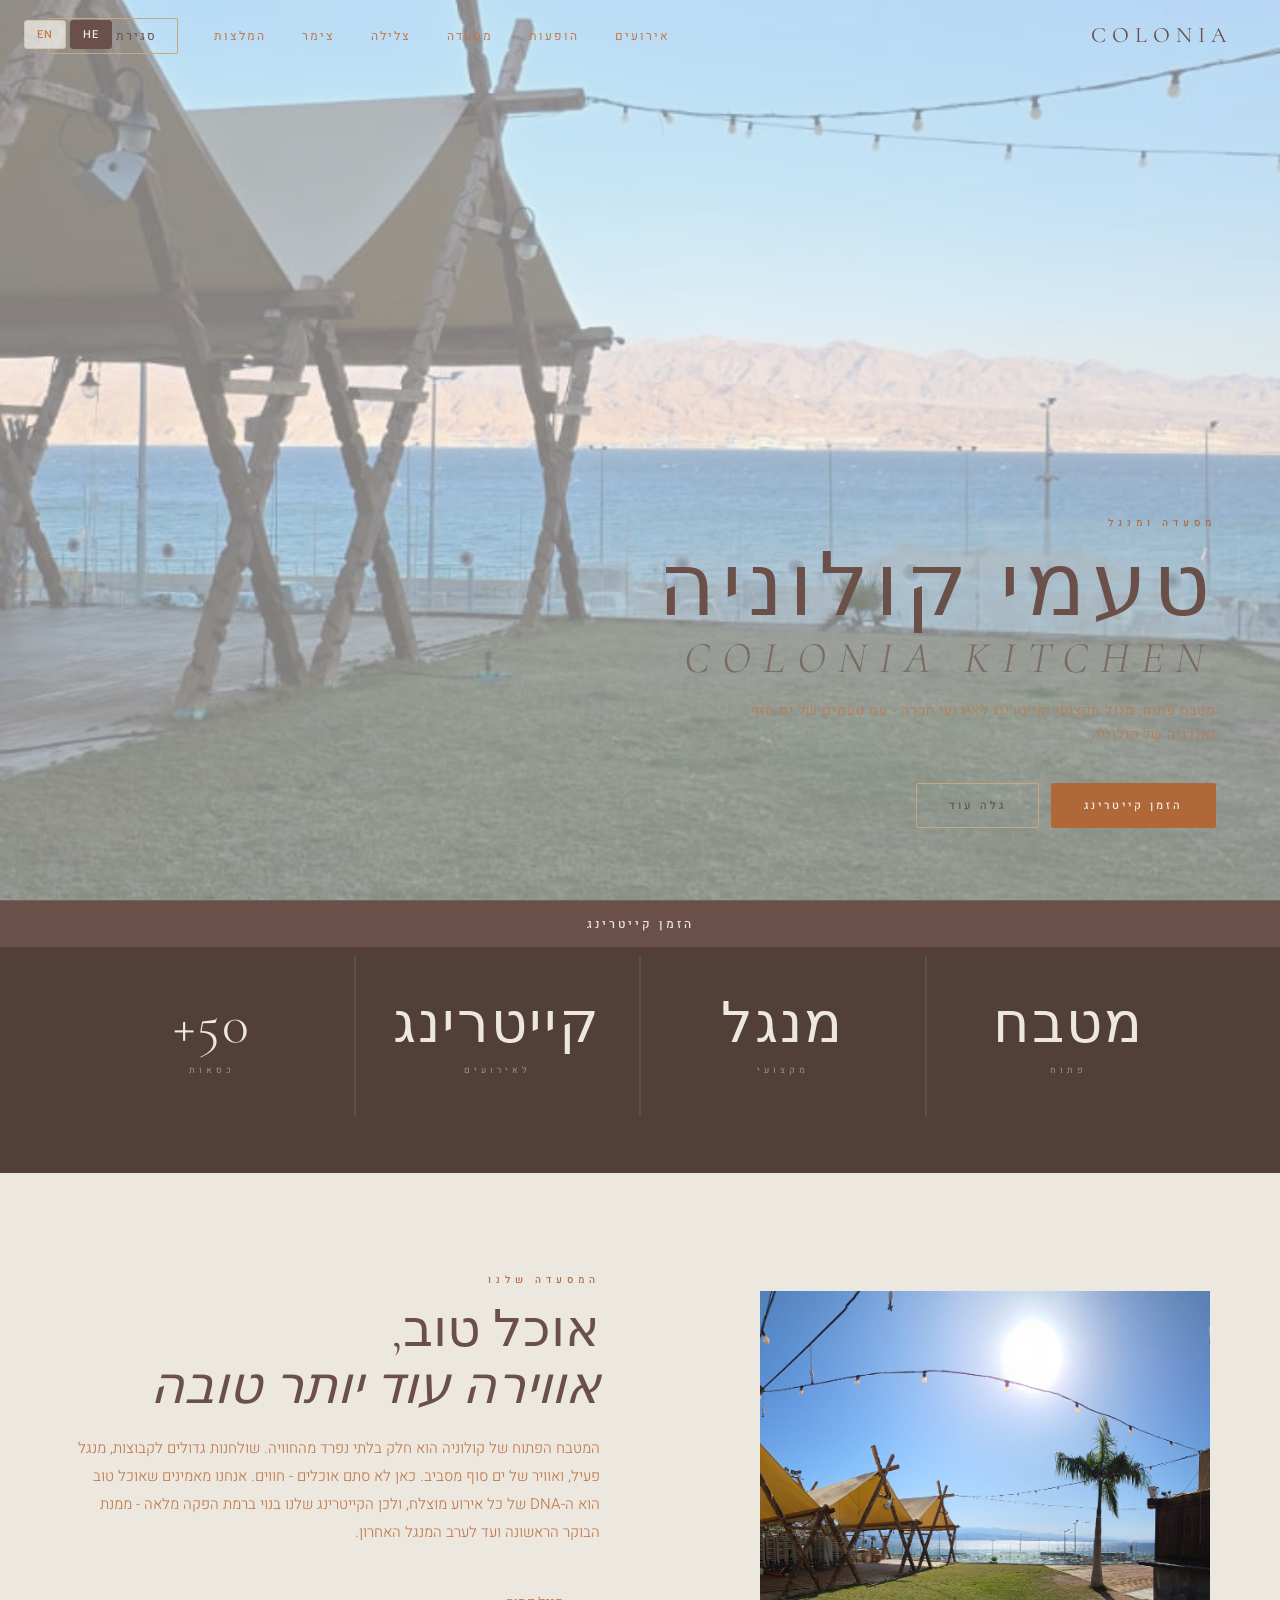
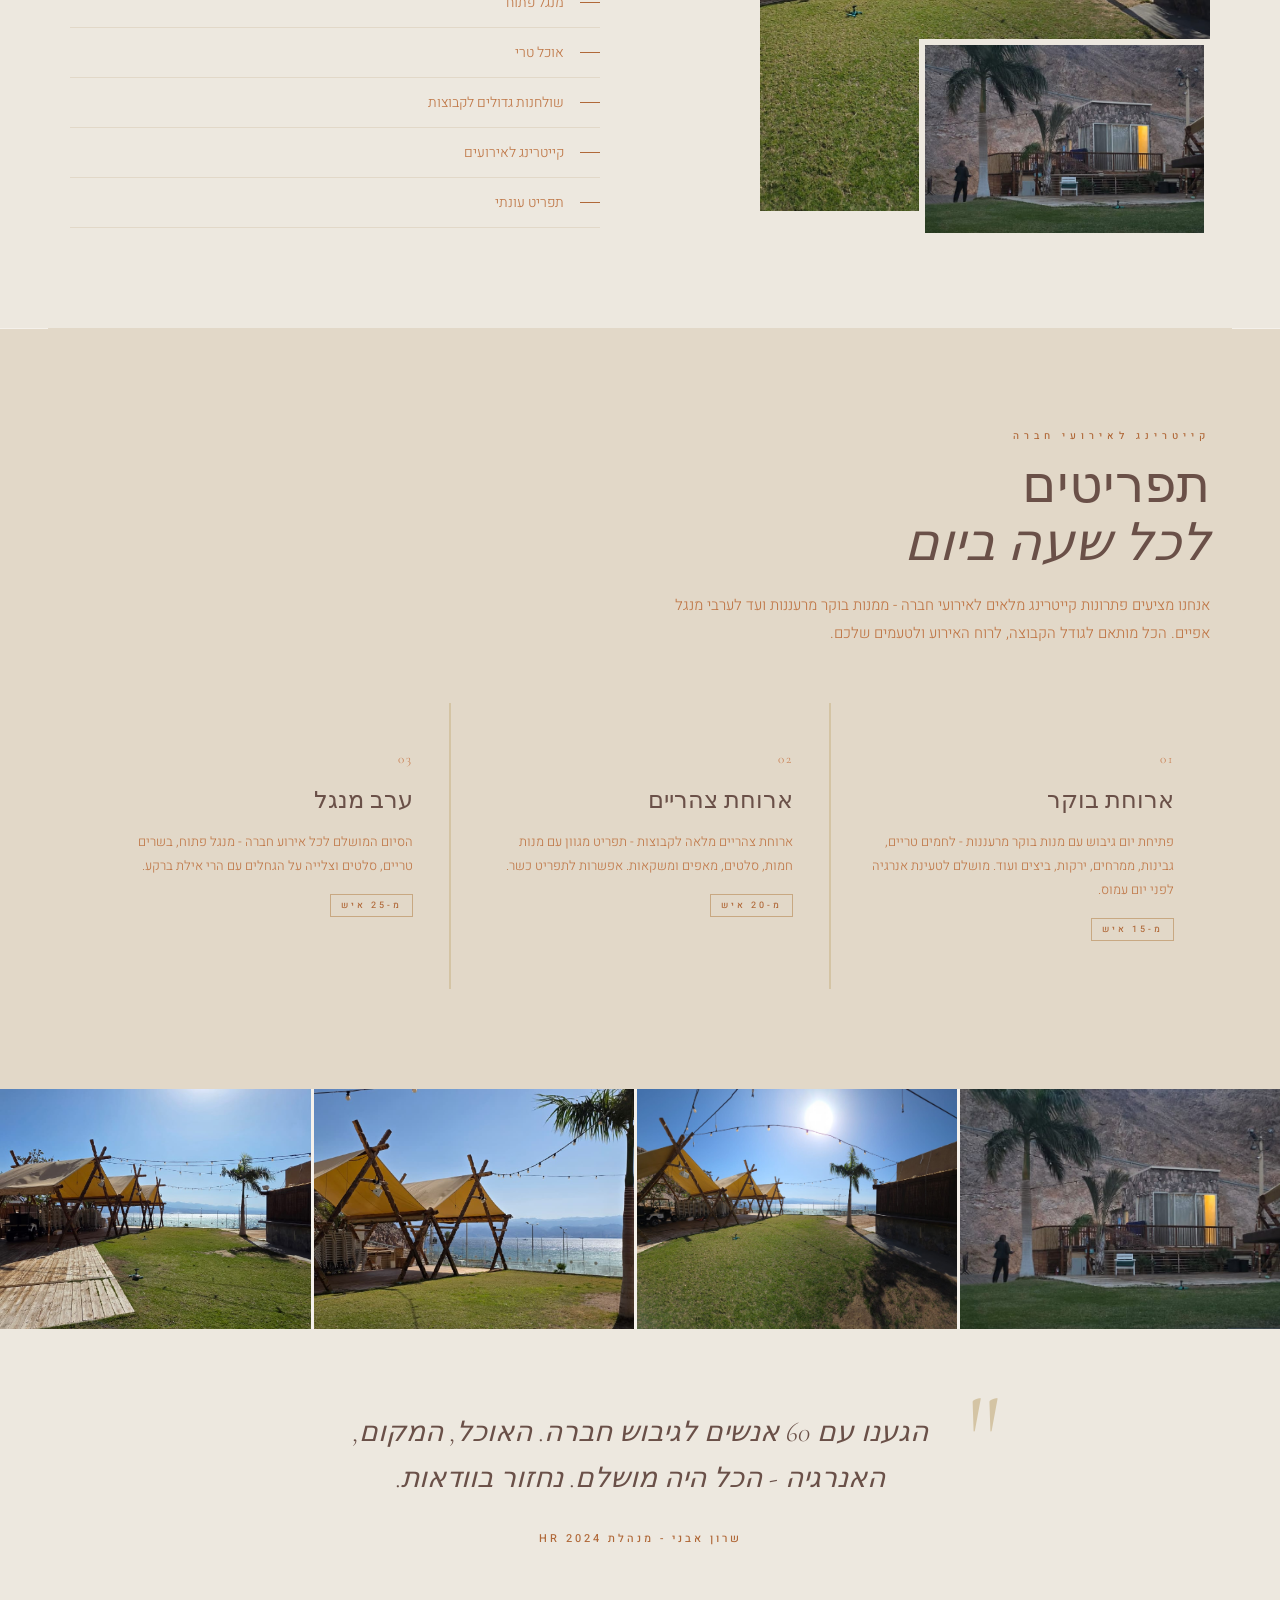
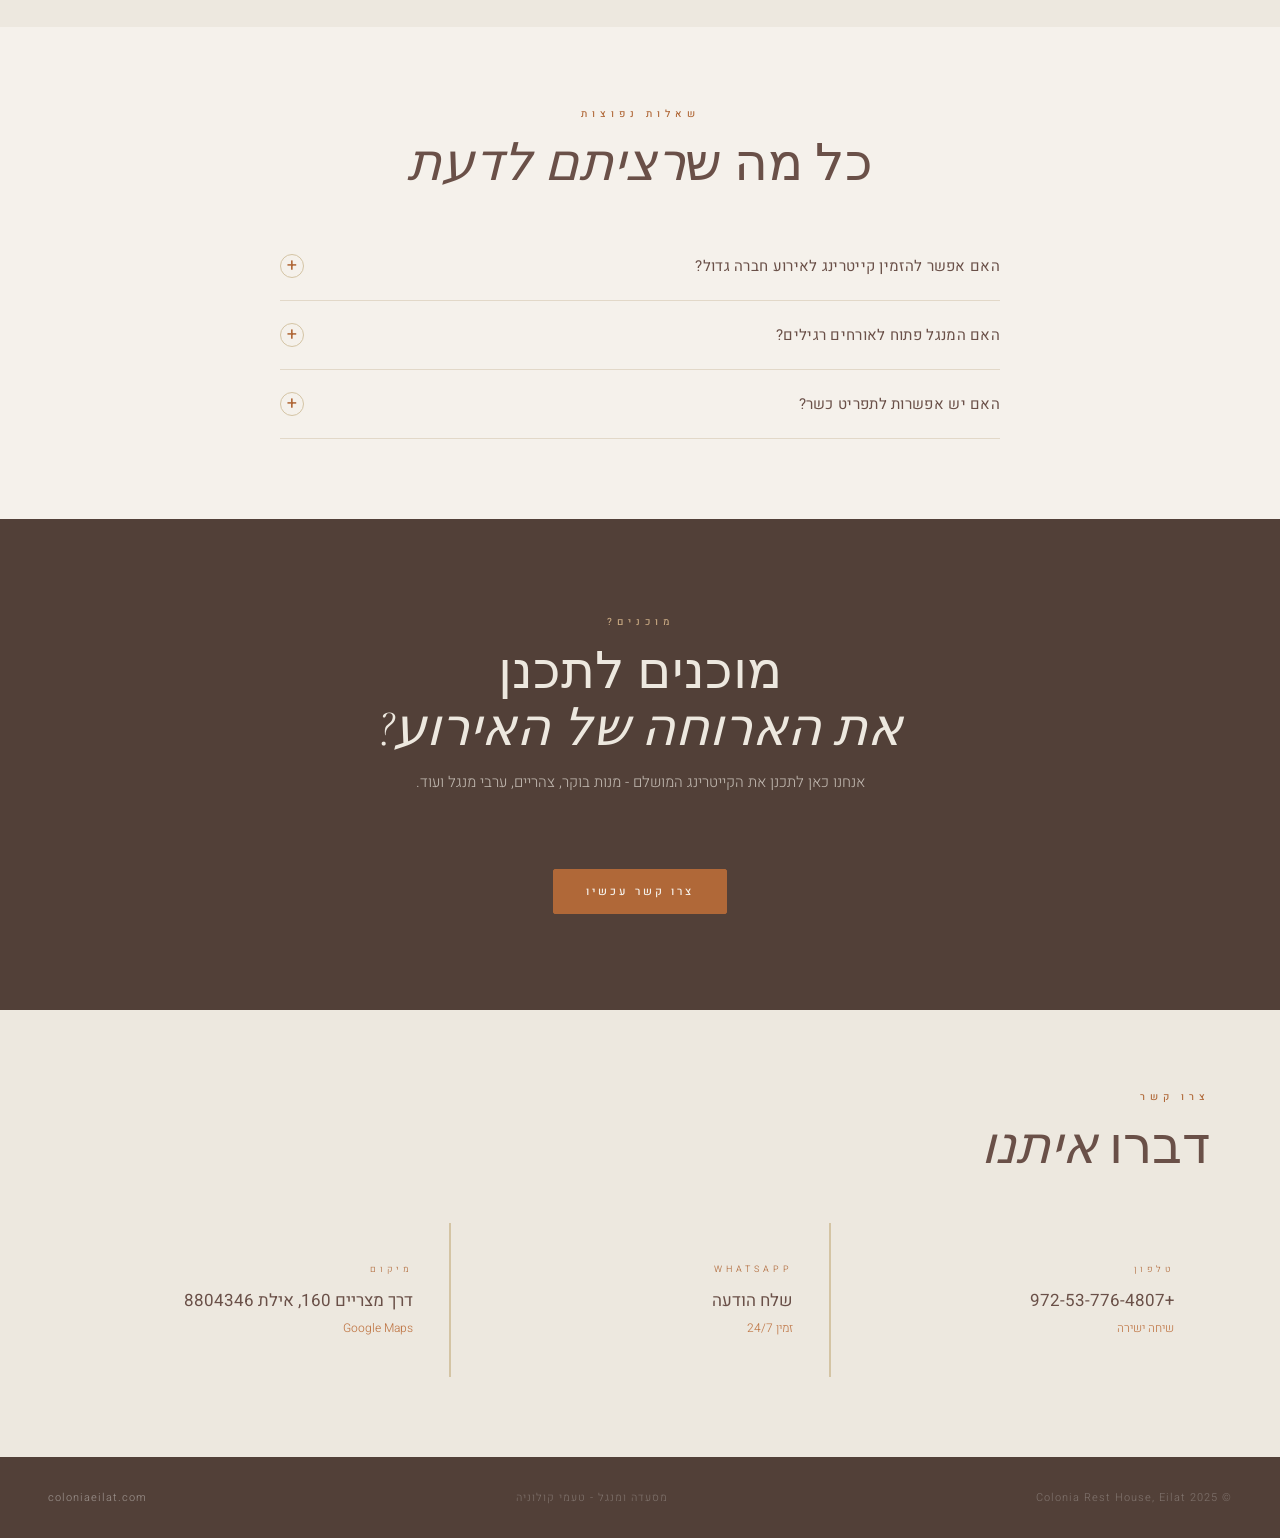
<file: restaurant.html>
<!DOCTYPE html>
<html lang="he" dir="rtl">
<head>
  <meta charset="UTF-8" />
  <meta name="viewport" content="width=device-width, initial-scale=1.0" />
  <title>מסעדה ומנגל | Colonia Rest House Eilat</title>
  <meta name="description" content="טעמי קולוניה - מטבח פתוח, מנגל מקצועי וקייטרינג לאירועים ואירועי חברה באילת. Colonia Kitchen." />
  <link rel="preconnect" href="https://fonts.googleapis.com" />
  <link href="https://fonts.googleapis.com/css2?family=Cormorant+Garamond:ital,wght@0,300;0,400;0,600;1,300;1,400&family=Heebo:wght@300;400;500;600&display=swap" rel="stylesheet" />
  <style>
    *, *::before, *::after { box-sizing: border-box; margin: 0; padding: 0; }
    :root {
      --cream: #EDE8DF; --warm: #E2D8C8; --sand: #D4C4A4; --tan: #C8A882;
      --brown: #C07848; --deep: #B86030; --earth: #6A5048; --rust: #B06838;
      --rust2: #C87848; --dark: #524038; --white: #F5F1EB;
    }
    html { scroll-behavior: smooth; }
    body { font-family: 'Heebo', sans-serif; background: var(--white); color: var(--earth); overflow-x: hidden; font-weight: 300; }
    html, body { margin: 0; padding: 0; overflow-x: hidden; }
    section, footer { width: 100%; overflow-x: hidden; }
    img { max-width: 100%; }

    /* LANG */
    .lang-switch { position: fixed; top: 20px; left: 24px; z-index: 1000; display: flex; gap: 4px; }
    .lang-btn { background: rgba(245,241,235,0.7); border: 1px solid var(--sand); color: var(--brown); border-radius: 3px; padding: 5px 12px; font-size: 11px; font-weight: 500; cursor: pointer; letter-spacing: 1px; font-family: 'Heebo', sans-serif; transition: all 0.2s; }
    .lang-btn.active, .lang-btn:hover { background: var(--earth); color: var(--cream); border-color: var(--earth); }

    /* NAV */
    nav { position: fixed; top: 0; width: 100%; z-index: 900; padding: 22px 48px; display: flex; align-items: center; justify-content: space-between; transition: all 0.4s; }
    nav.scrolled { background: rgba(250,250,248,0.97); backdrop-filter: blur(20px); border-bottom: 1px solid var(--warm); padding: 16px 48px; }
    .nav-logo { font-family: 'Cormorant Garamond', serif; font-size: 22px; font-weight: 400; color: var(--earth); letter-spacing: 6px; text-decoration: none; text-transform: uppercase; }
    .nav-links { display: flex; gap: 36px; list-style: none; align-items: center; }
    .nav-links a { color: var(--brown); text-decoration: none; font-size: 12px; font-weight: 400; letter-spacing: 2px; text-transform: uppercase; transition: color 0.2s; }
    .nav-links a:hover { color: var(--earth); }
    .nav-cta { border: 1px solid var(--tan) !important; padding: 8px 20px; border-radius: 2px; color: var(--earth) !important; }
    .nav-cta:hover { background: var(--earth) !important; border-color: var(--earth) !important; color: var(--cream) !important; }

    /* HERO */
    .hero { height: 100vh; min-height: 700px; position: relative; display: flex; align-items: flex-end; overflow: hidden; }
    .hero-bg { position: absolute; inset: 0; background: url('garden-view.jpg') center 55% / cover no-repeat; transition: opacity 0.8s; opacity: 0; }
    .hero-bg.loaded { opacity: 1; }
    .hero-overlay { position: absolute; inset: 0; background: rgba(245,241,235,0.52); }
    .hero-content { position: relative; z-index: 2; padding: 0 64px 72px; color: var(--earth); width: 100%; }
    .hero-eyebrow { font-size: 10px; font-weight: 500; letter-spacing: 5px; text-transform: uppercase; color: var(--rust); margin-bottom: 16px; }
    .hero h1 { font-family: 'Cormorant Garamond', serif; font-size: clamp(48px, 8vw, 88px); font-weight: 300; line-height: 0.95; letter-spacing: 6px; text-transform: uppercase; margin-bottom: 20px; color: var(--earth); }
    .hero h1 em { font-style: italic; font-weight: 300; display: block; font-size: 0.5em; letter-spacing: 12px; opacity: 0.65; margin-top: 8px; }
    .hero-desc { font-size: 14px; font-weight: 300; color: var(--brown); letter-spacing: 1px; line-height: 1.7; max-width: 480px; margin-bottom: 36px; }
    .hero-btns { display: flex; gap: 12px; flex-wrap: wrap; }

    /* BUTTONS */
    .btn-primary { background: transparent; color: var(--earth); border: 1px solid var(--tan); padding: 13px 32px; font-size: 11px; font-weight: 500; letter-spacing: 3px; text-transform: uppercase; text-decoration: none; cursor: pointer; transition: all 0.25s; display: inline-block; font-family: 'Heebo', sans-serif; border-radius: 2px; }
    .btn-primary:hover { background: var(--earth); color: var(--cream); border-color: var(--earth); }
    .btn-primary.filled { background: var(--rust); border-color: var(--rust); color: var(--white); }
    .btn-primary.filled:hover { background: var(--rust2); border-color: var(--rust2); }
    .btn-dark { background: var(--earth); color: var(--cream); border: 1px solid var(--earth); padding: 13px 32px; font-size: 11px; font-weight: 500; letter-spacing: 3px; text-transform: uppercase; text-decoration: none; cursor: pointer; transition: all 0.25s; display: inline-block; font-family: 'Heebo', sans-serif; border-radius: 2px; }
    .btn-dark:hover { background: var(--rust); border-color: var(--rust); }

    /* SECTIONS */
    section { padding: 100px 48px; }
    .container { max-width: 1140px; margin: 0 auto; }
    .section-eyebrow { font-size: 10px; font-weight: 500; letter-spacing: 5px; text-transform: uppercase; color: var(--rust); margin-bottom: 14px; }
    .section-eyebrow.light { color: var(--tan); }
    .section-title { font-family: 'Cormorant Garamond', serif; font-size: clamp(32px, 5vw, 52px); font-weight: 300; line-height: 1.1; margin-bottom: 20px; color: var(--earth); }
    .section-title.light { color: var(--cream); }
    .section-title em { font-style: italic; }
    .section-body { font-size: 15px; line-height: 1.85; color: var(--brown); font-weight: 300; max-width: 560px; }
    .section-body.light { color: rgba(244,239,232,0.65); }

    /* DIVIDER */
    .divider { height: 1px; background: var(--warm); margin: 0 48px; }

    /* NUMBERS STRIP */
    .numbers-strip { background: var(--dark); padding: 56px 48px; }
    .numbers-grid { display: grid; grid-template-columns: repeat(4, 1fr); gap: 2px; background: rgba(255,255,255,0.08); max-width: 1140px; margin: 0 auto; }
    .number-card { background: var(--dark); padding: 40px 28px; text-align: center; }
    .number-val { font-family: 'Cormorant Garamond', serif; font-size: clamp(38px, 5vw, 56px); font-weight: 300; color: var(--cream); letter-spacing: 2px; display: block; line-height: 1; margin-bottom: 12px; }
    .number-label { font-size: 9px; font-weight: 500; letter-spacing: 4px; text-transform: uppercase; color: rgba(244,239,232,0.4); display: block; }

    /* ABOUT TWO-COL */
    .about-two { background: var(--cream); }
    .about-two-grid { display: grid; grid-template-columns: 1fr 1fr; gap: 80px; align-items: center; }
    .about-img-stack { position: relative; height: 520px; }
    .about-img-main { width: 85%; height: 100%; overflow: hidden; }
    .about-img-main img { width: 100%; height: 100%; object-fit: cover; }
    .about-img-accent { position: absolute; bottom: -28px; right: 0; width: 55%; height: 200px; overflow: hidden; border: 6px solid var(--cream); }
    .about-img-accent img { width: 100%; height: 100%; object-fit: cover; }

    /* FEATURE LIST */
    .feature-list { list-style: none; margin-top: 32px; display: flex; flex-direction: column; gap: 0; }
    .feature-item { display: flex; align-items: center; gap: 16px; padding: 14px 0; border-bottom: 1px solid var(--warm); font-size: 14px; color: var(--brown); font-weight: 300; opacity: 0; transform: translateY(12px); transition: opacity 0.5s, transform 0.5s; }
    .feature-item.visible { opacity: 1; transform: none; }
    .feature-item::before { content: ''; width: 20px; height: 1px; background: var(--rust); flex-shrink: 0; }

    /* CATERING CARDS */
    .catering-section { background: var(--warm); }
    .catering-grid { display: grid; grid-template-columns: repeat(3, 1fr); gap: 2px; background: var(--sand); margin-top: 56px; }
    .catering-card { background: var(--warm); padding: 48px 36px; transition: background 0.3s; }
    .catering-card:hover { background: var(--cream); }
    .catering-num { font-family: 'Cormorant Garamond', serif; font-size: 13px; color: var(--rust2); letter-spacing: 2px; margin-bottom: 20px; display: block; }
    .catering-title { font-family: 'Cormorant Garamond', serif; font-size: 24px; font-weight: 400; color: var(--earth); margin-bottom: 14px; line-height: 1.2; }
    .catering-body { font-size: 13px; line-height: 1.85; color: var(--brown); font-weight: 300; }
    .catering-tag { display: inline-block; margin-top: 16px; font-size: 9px; font-weight: 500; letter-spacing: 3px; text-transform: uppercase; color: var(--rust); padding: 4px 10px; border: 1px solid var(--tan); }

    /* PHOTO STRIP */
    .photo-strip { display: flex; overflow-x: auto; gap: 3px; padding-bottom: 0; scrollbar-width: none; cursor: grab; }
    .photo-strip::-webkit-scrollbar { display: none; }
    .strip-photo { width: 320px; height: 240px; object-fit: cover; flex-shrink: 0; display: block; }

    /* QUOTE */
    .quote-section { background: var(--cream); padding: 80px 48px; }
    .quote-block { max-width: 720px; margin: 0 auto; position: relative; padding: 0 48px; text-align: center; }
    .quote-mark { font-family: 'Cormorant Garamond', serif; font-size: 120px; font-weight: 300; color: var(--sand); position: absolute; top: -32px; right: 0; line-height: 1; }
    body.lang-en .quote-mark { right: auto; left: 0; }
    .quote-text { font-family: 'Cormorant Garamond', serif; font-size: clamp(20px, 3vw, 28px); font-weight: 300; font-style: italic; color: var(--earth); line-height: 1.65; margin-bottom: 28px; position: relative; z-index: 1; }
    .quote-author { font-size: 11px; letter-spacing: 3px; text-transform: uppercase; color: var(--rust); font-weight: 500; }

    /* ACCORDION */
    .accordion-section { background: var(--white); padding: 80px 48px; }
    .accordion { max-width: 720px; margin: 40px auto 0; }
    .accordion-item { border-bottom: 1px solid var(--warm); }
    .accordion-trigger { width: 100%; background: none; border: none; display: flex; justify-content: space-between; align-items: center; padding: 22px 0; cursor: pointer; font-size: 15px; font-weight: 400; color: var(--earth); letter-spacing: 0.3px; gap: 20px; font-family: 'Heebo', sans-serif; text-align: right; }
    body.lang-en .accordion-trigger { text-align: left; }
    .accordion-trigger span:first-child { flex: 1; }
    .accordion-arrow { width: 24px; height: 24px; border-radius: 50%; border: 1px solid var(--sand); display: flex; align-items: center; justify-content: center; flex-shrink: 0; transition: all 0.3s; color: var(--rust); font-size: 18px; line-height: 1; }
    .accordion-item.open .accordion-arrow { background: var(--earth); border-color: var(--earth); color: var(--cream); transform: rotate(45deg); }
    .accordion-body { max-height: 0; overflow: hidden; transition: max-height 0.4s ease; }
    .accordion-body p { padding: 0 0 20px; font-size: 14px; color: var(--brown); line-height: 1.85; font-weight: 300; max-width: 600px; }

    /* CTA DARK */
    .cta-dark { background: var(--dark); padding: 96px 48px; text-align: center; }
    .cta-dark .section-title.light { margin-bottom: 12px; }
    .cta-dark .section-body.light { max-width: 480px; margin: 0 auto 40px; }

    /* CONTACT */
    .contact-section { background: var(--cream); padding: 80px 48px; }
    .contact-grid { display: grid; grid-template-columns: repeat(3, 1fr); gap: 2px; background: var(--sand); margin-top: 48px; }
    .contact-card { background: var(--cream); padding: 40px 36px; text-decoration: none; transition: background 0.25s; display: block; }
    .contact-card:hover { background: var(--warm); }
    .c-type { font-size: 9px; letter-spacing: 4px; text-transform: uppercase; color: var(--rust); margin-bottom: 12px; display: block; }
    .c-val { font-size: 17px; color: var(--earth); font-weight: 400; }
    .c-sub { font-size: 12px; color: var(--brown); margin-top: 6px; font-weight: 300; }

    /* STICKY CTA */
    .sticky-cta { position: fixed; bottom: 0; left: 0; right: 0; z-index: 800; padding: 14px 20px; background: var(--earth); display: flex; justify-content: center; transform: translateY(100%); transition: transform 0.3s; border-top: 1px solid rgba(255,255,255,0.1); }
    .sticky-cta.visible { transform: translateY(0); }
    .sticky-cta a { color: var(--cream); text-decoration: none; font-size: 12px; letter-spacing: 3px; text-transform: uppercase; font-weight: 500; font-family: 'Heebo', sans-serif; }

    /* FOOTER */
    footer { background: var(--dark); color: rgba(255,255,255,0.25); padding: 32px 48px; display: flex; align-items: center; justify-content: space-between; font-size: 11px; letter-spacing: 1px; }
    footer a { color: rgba(255,255,255,0.4); text-decoration: none; }
    footer a:hover { color: var(--cream); }

    /* MOBILE */
    @media (max-width: 900px) {
      nav { padding: 16px 20px; } nav.scrolled { padding: 14px 20px; } .nav-links { display: none; }
      .lang-switch { top: 16px; left: 16px; }
      .hero-content { padding: 0 20px 56px; }
      section { padding: 64px 20px; }
      .numbers-strip { padding: 48px 20px; }
      .numbers-grid { grid-template-columns: 1fr 1fr; }
      .about-two-grid { grid-template-columns: 1fr; gap: 36px; }
      .about-img-stack { height: 280px; }
      .about-img-main { width: 100%; }
      .about-img-accent { display: none; }
      .catering-grid { grid-template-columns: 1fr; }
      .contact-grid { grid-template-columns: 1fr; }
      .quote-section { padding: 60px 20px; }
      .quote-block { padding: 0 20px; }
      .accordion-section { padding: 60px 20px; }
      .cta-dark { padding: 60px 20px; }
      .contact-section { padding: 60px 20px; }
      .strip-photo { width: 240px; height: 160px; }
      footer { flex-direction: column; gap: 10px; text-align: center; padding: 24px 20px; }
    }

    /* LANG */
    .he { display: block; } .en { display: none; }
    body.lang-en .he { display: none; } body.lang-en .en { display: block; }
    body.lang-en { direction: ltr; }
    span.he { display: inline; } span.en { display: none; }
    body.lang-en span.he { display: none; } body.lang-en span.en { display: inline; }
  </style>
</head>
<body>

  <div class="lang-switch" id="langSwitch">
    <button class="lang-btn active" id="btn-he" onclick="setLang('he')">HE</button>
    <button class="lang-btn" id="btn-en" onclick="setLang('en')">EN</button>
  </div>

  <nav id="navbar">
    <a href="index.html" class="nav-logo">Colonia</a>
    <ul class="nav-links">
      <li><a href="events.html"><span class="he">אירועים</span><span class="en">Events</span></a></li>
      <li><a href="shows.html"><span class="he">הופעות</span><span class="en">Shows</span></a></li>
      <li><a href="restaurant.html"><span class="he">מסעדה</span><span class="en">Restaurant</span></a></li>
      <li><a href="diving.html"><span class="he">צלילה</span><span class="en">Diving</span></a></li>
      <li><a href="room.html"><span class="he">צימר</span><span class="en">Room</span></a></li>
      <li><a href="testimonials.html"><span class="he">המלצות</span><span class="en">Reviews</span></a></li>
      <li><a href="index.html#booking" class="nav-cta"><span class="he">סגירת תאריך</span><span class="en">Book Now</span></a></li>
    </ul>
  </nav>

  <!-- HERO -->
  <section class="hero" style="padding:0;">
    <div class="hero-bg"></div>
    <div class="hero-overlay"></div>
    <div class="hero-content">
      <p class="hero-eyebrow"><span class="he">מסעדה ומנגל</span><span class="en">Restaurant & BBQ</span></p>
      <h1>
        <span class="he">טעמי קולוניה</span>
        <span class="en">Colonia Kitchen</span>
        <em><span class="he">Colonia Kitchen</span><span class="en">טעמי קולוניה</span></em>
      </h1>
      <p class="hero-desc">
        <span class="he">מטבח פתוח, מנגל מקצועי וקייטרינג לאירועי חברה - עם טעמים של ים סוף ואנרגיה של קולוניה</span>
        <span class="en">Open kitchen, professional BBQ and corporate event catering - with Red Sea flavors and Colonia energy</span>
      </p>
      <div class="hero-btns">
        <a href="#contact" class="btn-primary filled"><span class="he">הזמן קייטרינג</span><span class="en">Book Catering</span></a>
        <a href="#about" class="btn-primary"><span class="he">גלה עוד</span><span class="en">Discover More</span></a>
      </div>
    </div>
  </section>

  <!-- NUMBERS STRIP -->
  <div class="numbers-strip">
    <div class="numbers-grid">
      <div class="number-card">
        <span class="number-val"><span class="he">מטבח</span><span class="en">Open</span></span>
        <span class="number-label"><span class="he">פתוח</span><span class="en">Kitchen</span></span>
      </div>
      <div class="number-card">
        <span class="number-val"><span class="he">מנגל</span><span class="en">Pro</span></span>
        <span class="number-label"><span class="he">מקצועי</span><span class="en">BBQ</span></span>
      </div>
      <div class="number-card">
        <span class="number-val"><span class="he">קייטרינג</span><span class="en">Event</span></span>
        <span class="number-label"><span class="he">לאירועים</span><span class="en">Catering</span></span>
      </div>
      <div class="number-card">
        <span class="number-val">50+</span>
        <span class="number-label"><span class="he">כסאות</span><span class="en">Seats</span></span>
      </div>
    </div>
  </div>

  <!-- ABOUT TWO COL -->
  <section class="about-two" id="about">
    <div class="container">
      <div class="about-two-grid">
        <div class="about-img-stack">
          <div class="about-img-main">
            <img src="garden3.jpg" alt="Colonia garden dining" />
          </div>
          <div class="about-img-accent">
            <img src="garden1.jpg" alt="Garden atmosphere" />
          </div>
        </div>
        <div>
          <p class="section-eyebrow"><span class="he">המסעדה שלנו</span><span class="en">Our Restaurant</span></p>
          <h2 class="section-title">
            <span class="he">אוכל טוב,<br/><em>אווירה עוד יותר טובה</em></span>
            <span class="en">Great Food,<br/><em>Even Better Atmosphere</em></span>
          </h2>
          <p class="section-body">
            <span class="he">המטבח הפתוח של קולוניה הוא חלק בלתי נפרד מהחוויה. שולחנות גדולים לקבוצות, מנגל פעיל, ואוויר של ים סוף מסביב. כאן לא סתם אוכלים - חווים. אנחנו מאמינים שאוכל טוב הוא ה-DNA של כל אירוע מוצלח, ולכן הקייטרינג שלנו בנוי ברמת הפקה מלאה - ממנת הבוקר הראשונה ועד לערב המנגל האחרון.</span>
            <span class="en">Colonia's open kitchen is an integral part of the experience. Large communal tables for groups, an active BBQ, and Red Sea air all around. Here you don't just eat - you experience. We believe great food is the DNA of every successful event, so our catering is built at full production level - from the first morning bite to the last BBQ evening.</span>
          </p>
          <ul class="feature-list">
            <li class="feature-item"><span class="he">מנגל פתוח</span><span class="en">Open BBQ</span></li>
            <li class="feature-item"><span class="he">אוכל טרי</span><span class="en">Fresh Food</span></li>
            <li class="feature-item"><span class="he">שולחנות גדולים לקבוצות</span><span class="en">Large Tables for Groups</span></li>
            <li class="feature-item"><span class="he">קייטרינג לאירועים</span><span class="en">Event Catering</span></li>
            <li class="feature-item"><span class="he">תפריט עונתי</span><span class="en">Seasonal Menu</span></li>
          </ul>
        </div>
      </div>
    </div>
  </section>

  <div class="divider"></div>

  <!-- CATERING CARDS -->
  <section class="catering-section">
    <div class="container">
      <p class="section-eyebrow"><span class="he">קייטרינג לאירועי חברה</span><span class="en">Corporate Catering</span></p>
      <h2 class="section-title">
        <span class="he">תפריטים<br/><em>לכל שעה ביום</em></span>
        <span class="en">Menus for<br/><em>Every Hour of the Day</em></span>
      </h2>
      <p class="section-body">
        <span class="he">אנחנו מציעים פתרונות קייטרינג מלאים לאירועי חברה - ממנות בוקר מרעננות ועד לערבי מנגל אפיים. הכל מותאם לגודל הקבוצה, לרוח האירוע ולטעמים שלכם.</span>
        <span class="en">We offer full catering solutions for corporate events - from refreshing morning spreads to epic BBQ evenings. Everything tailored to group size, event spirit and your tastes.</span>
      </p>
      <div class="catering-grid">
        <div class="catering-card">
          <span class="catering-num">01</span>
          <div class="catering-title"><span class="he">ארוחת בוקר</span><span class="en">Breakfast</span></div>
          <p class="catering-body">
            <span class="he">פתיחת יום גיבוש עם מנות בוקר מרעננות - לחמים טריים, גבינות, ממרחים, ירקות, ביצים ועוד. מושלם לטעינת אנרגיה לפני יום עמוס.</span>
            <span class="en">Start the team-building day with refreshing morning spreads - fresh breads, cheeses, spreads, vegetables, eggs and more. Perfect for charging up before a full day.</span>
          </p>
          <span class="catering-tag"><span class="he">מ-15 איש</span><span class="en">From 15 people</span></span>
        </div>
        <div class="catering-card">
          <span class="catering-num">02</span>
          <div class="catering-title"><span class="he">ארוחת צהריים</span><span class="en">Lunch</span></div>
          <p class="catering-body">
            <span class="he">ארוחת צהריים מלאה לקבוצות - תפריט מגוון עם מנות חמות, סלטים, מאפים ומשקאות. אפשרות לתפריט כשר.</span>
            <span class="en">Full lunch for groups - varied menu with hot dishes, salads, pastries and beverages. Kosher menu option available.</span>
          </p>
          <span class="catering-tag"><span class="he">מ-20 איש</span><span class="en">From 20 people</span></span>
        </div>
        <div class="catering-card">
          <span class="catering-num">03</span>
          <div class="catering-title"><span class="he">ערב מנגל</span><span class="en">BBQ Evening</span></div>
          <p class="catering-body">
            <span class="he">הסיום המושלם לכל אירוע חברה - מנגל פתוח, בשרים טריים, סלטים וצלייה על הגחלים עם הרי אילת ברקע.</span>
            <span class="en">The perfect finale to any corporate event - open BBQ, fresh meats, salads and coal grilling with Eilat mountains in the backdrop.</span>
          </p>
          <span class="catering-tag"><span class="he">מ-25 איש</span><span class="en">From 25 people</span></span>
        </div>
      </div>
    </div>
  </section>

  <!-- PHOTO STRIP -->
  <div class="photo-strip">
    <img src="garden1.jpg" class="strip-photo" alt="הגן" />
    <img src="garden3.jpg" class="strip-photo" alt="גן" />
    <img src="garden4.jpg" class="strip-photo" alt="גן קולוניה" />
    <img src="garden5.jpg" class="strip-photo" alt="רחבת הגן" />
    <img src="nightgarden1.jpg" class="strip-photo" alt="גן בלילה" />
  </div>

  <!-- QUOTE -->
  <section class="quote-section">
    <div class="container">
      <div class="quote-block">
        <div class="quote-mark">"</div>
        <p class="quote-text">
          <span class="he">הגענו עם 60 אנשים לגיבוש חברה. האוכל, המקום, האנרגיה - הכל היה מושלם. נחזור בוודאות.</span>
          <span class="en">We came with 60 people for a company team-building. The food, the place, the energy - everything was perfect. We'll definitely be back.</span>
        </p>
        <p class="quote-author">
          <span class="he">שרון אבני - מנהלת HR 2024</span>
          <span class="en">Sharon Avni - HR Manager 2024</span>
        </p>
      </div>
    </div>
  </section>

  <!-- ACCORDION FAQ -->
  <section class="accordion-section">
    <div class="container">
      <div style="text-align: center; margin-bottom: 40px;">
        <p class="section-eyebrow"><span class="he">שאלות נפוצות</span><span class="en">FAQ</span></p>
        <h2 class="section-title" style="margin-bottom:0;"><span class="he">כל מה ש<em>רציתם לדעת</em></span><span class="en">Everything You <em>Wanted to Know</em></span></h2>
      </div>
      <div class="accordion">
        <div class="accordion-item">
          <button class="accordion-trigger">
            <span class="he">האם אפשר להזמין קייטרינג לאירוע חברה גדול?</span>
            <span class="en">Can we book catering for a large corporate event?</span>
            <span class="accordion-arrow">+</span>
          </button>
          <div class="accordion-body">
            <p>
              <span class="he">בהחלט. אנחנו מתמחים בקייטרינג לאירועי חברה גדולים - ממנות בוקר ועד ערבי מנגל לעשרות ומאות איש. ניתן לתאם תפריט מותאם אישית לצרכי האירוע שלכם.</span>
              <span class="en">Absolutely. We specialize in catering for large corporate events - from morning spreads to BBQ evenings for dozens to hundreds of people. You can coordinate a custom menu tailored to your event's needs.</span>
            </p>
          </div>
        </div>
        <div class="accordion-item">
          <button class="accordion-trigger">
            <span class="he">האם המנגל פתוח לאורחים רגילים?</span>
            <span class="en">Is the BBQ open for regular guests?</span>
            <span class="accordion-arrow">+</span>
          </button>
          <div class="accordion-body">
            <p>
              <span class="he">כן. המנגל זמין לאורחי המתחם ולמשתתפי אירועים פרטיים. אנחנו ממליצים לתאם מראש כדי שנוכל להכין הכל לפי גודל הקבוצה שלכם.</span>
              <span class="en">Yes. The BBQ is available for venue guests and private event participants. We recommend coordinating in advance so we can prepare everything according to your group size.</span>
            </p>
          </div>
        </div>
        <div class="accordion-item">
          <button class="accordion-trigger">
            <span class="he">האם יש אפשרות לתפריט כשר?</span>
            <span class="en">Is a kosher menu available?</span>
            <span class="accordion-arrow">+</span>
          </button>
          <div class="accordion-body">
            <p>
              <span class="he">כן, אנחנו יכולים להתאים תפריט כשר לפי הצורך. אנא ציינו זאת בעת ההזמנה כדי שנוכל לתאם מראש עם ספקים מתאימים.</span>
              <span class="en">Yes, we can adapt a kosher menu as needed. Please mention this when booking so we can coordinate in advance with appropriate suppliers.</span>
            </p>
          </div>
        </div>
      </div>
    </div>
  </section>

  <!-- CTA DARK -->
  <section class="cta-dark">
    <p class="section-eyebrow light"><span class="he">מוכנים?</span><span class="en">Ready?</span></p>
    <h2 class="section-title light">
      <span class="he">מוכנים לתכנן<br/><em>את הארוחה של האירוע?</em></span>
      <span class="en">Ready to Plan<br/><em>the Meal of Your Event?</em></span>
    </h2>
    <p class="section-body light">
      <span class="he">אנחנו כאן לתכנן את הקייטרינג המושלם - מנות בוקר, צהריים, ערבי מנגל ועוד.</span>
      <span class="en">We're here to plan the perfect catering - morning spreads, lunch, BBQ evenings and more.</span>
    </p>
    <a href="#contact" class="btn-primary filled" style="margin-top: 32px; display: inline-block;">
      <span class="he">צרו קשר עכשיו</span><span class="en">Contact Us Now</span>
    </a>
  </section>

  <!-- CONTACT -->
  <section class="contact-section" id="contact">
    <div class="container">
      <p class="section-eyebrow"><span class="he">צרו קשר</span><span class="en">Contact</span></p>
      <h2 class="section-title"><span class="he">דברו <em>איתנו</em></span><span class="en">Get in <em>Touch</em></span></h2>
      <div class="contact-grid">
        <a href="tel:+972537764807" class="contact-card">
          <span class="c-type"><span class="he">טלפון</span><span class="en">Phone</span></span>
          <div class="c-val">+972-53-776-4807</div>
          <div class="c-sub"><span class="he">שיחה ישירה</span><span class="en">Direct call</span></div>
        </a>
        <a href="https://wa.me/972537764807" class="contact-card">
          <span class="c-type">WhatsApp</span>
          <div class="c-val"><span class="he">שלח הודעה</span><span class="en">Send a message</span></div>
          <div class="c-sub"><span class="he">זמין 24/7</span><span class="en">Available 24/7</span></div>
        </a>
        <a href="https://maps.app.goo.gl/pSJWfZtYGJY27FjQ9" target="_blank" class="contact-card">
          <span class="c-type"><span class="he">מיקום</span><span class="en">Location</span></span>
          <div class="c-val"><span class="he">דרך מצריים 160, אילת 8804346</span><span class="en">Derech Mitzraim 160, Eilat 8804346</span></div>
          <div class="c-sub">Google Maps</div>
        </a>
      </div>
    </div>
  </section>

  <footer>
    <span>© 2025 Colonia Rest House, Eilat</span>
    <span><span class="he">מסעדה ומנגל - טעמי קולוניה</span><span class="en">Restaurant & BBQ - Colonia Kitchen</span></span>
    <span><a href="index.html">coloniaeilat.com</a></span>
  </footer>

  <!-- STICKY CTA -->
  <div class="sticky-cta">
    <a href="#contact">
      <span class="he">הזמן קייטרינג</span>
      <span class="en">Book Catering</span>
    </a>
  </div>

  <script>
    function setLang(l) {
      document.body.classList.toggle('lang-en', l==='en');
      document.getElementById('btn-he').classList.toggle('active', l==='he');
      document.getElementById('btn-en').classList.toggle('active', l==='en');
      document.documentElement.setAttribute('dir', l==='en' ? 'ltr' : 'rtl');
      document.documentElement.setAttribute('lang', l);
    }
    window.addEventListener('scroll', () => {
      const nav = document.getElementById('navbar');
      if (nav) nav.classList.toggle('scrolled', window.scrollY > 50);
      const cta = document.querySelector('.sticky-cta');
      if (cta) cta.classList.toggle('visible', window.scrollY > 200);
    });
    document.querySelectorAll('a[href^="#"]').forEach(a => {
      a.addEventListener('click', e => {
        const t = document.querySelector(a.getAttribute('href'));
        if (t) { e.preventDefault(); t.scrollIntoView({ behavior: 'smooth' }); }
      });
    });
    const observer = new IntersectionObserver((entries) => {
      entries.forEach((entry, i) => {
        if (entry.isIntersecting) setTimeout(() => entry.target.classList.add('visible'), i * 80);
      });
    }, { threshold: 0.1 });
    document.querySelectorAll('.feature-item').forEach(el => observer.observe(el));
    const countObserver = new IntersectionObserver((entries) => {
      entries.forEach(entry => {
        if (entry.isIntersecting) {
          const el = entry.target;
          const target = parseInt(el.dataset.target);
          const suffix = el.dataset.suffix || '';
          let current = 0; const step = target / 50;
          const timer = setInterval(() => {
            current = Math.min(current + step, target);
            el.textContent = Math.round(current) + suffix;
            if (current >= target) clearInterval(timer);
          }, 30);
          countObserver.unobserve(el);
        }
      });
    }, { threshold: 0.5 });
    document.querySelectorAll('[data-target]').forEach(el => countObserver.observe(el));
    document.querySelectorAll('.accordion-trigger').forEach(btn => {
      btn.addEventListener('click', () => {
        const item = btn.parentElement;
        const body = item.querySelector('.accordion-body');
        const isOpen = item.classList.contains('open');
        document.querySelectorAll('.accordion-item.open').forEach(i => {
          i.classList.remove('open');
          i.querySelector('.accordion-body').style.maxHeight = '0';
        });
        if (!isOpen) { item.classList.add('open'); body.style.maxHeight = body.scrollHeight + 'px'; }
      });
    });
    document.querySelectorAll('.photo-strip').forEach(el => {
      let isDown = false, startX, scrollLeft;
      el.addEventListener('mousedown', e => { isDown = true; startX = e.pageX - el.offsetLeft; scrollLeft = el.scrollLeft; });
      el.addEventListener('mouseleave', () => isDown = false);
      el.addEventListener('mouseup', () => isDown = false);
      el.addEventListener('mousemove', e => { if (!isDown) return; e.preventDefault(); const x = e.pageX - el.offsetLeft; el.scrollLeft = scrollLeft - (x - startX); });
    });
    const heroBg = document.querySelector('.hero-bg');
    if (heroBg) window.addEventListener('load', () => heroBg.classList.add('loaded'));
  </script>
</body>
</html>
</file>
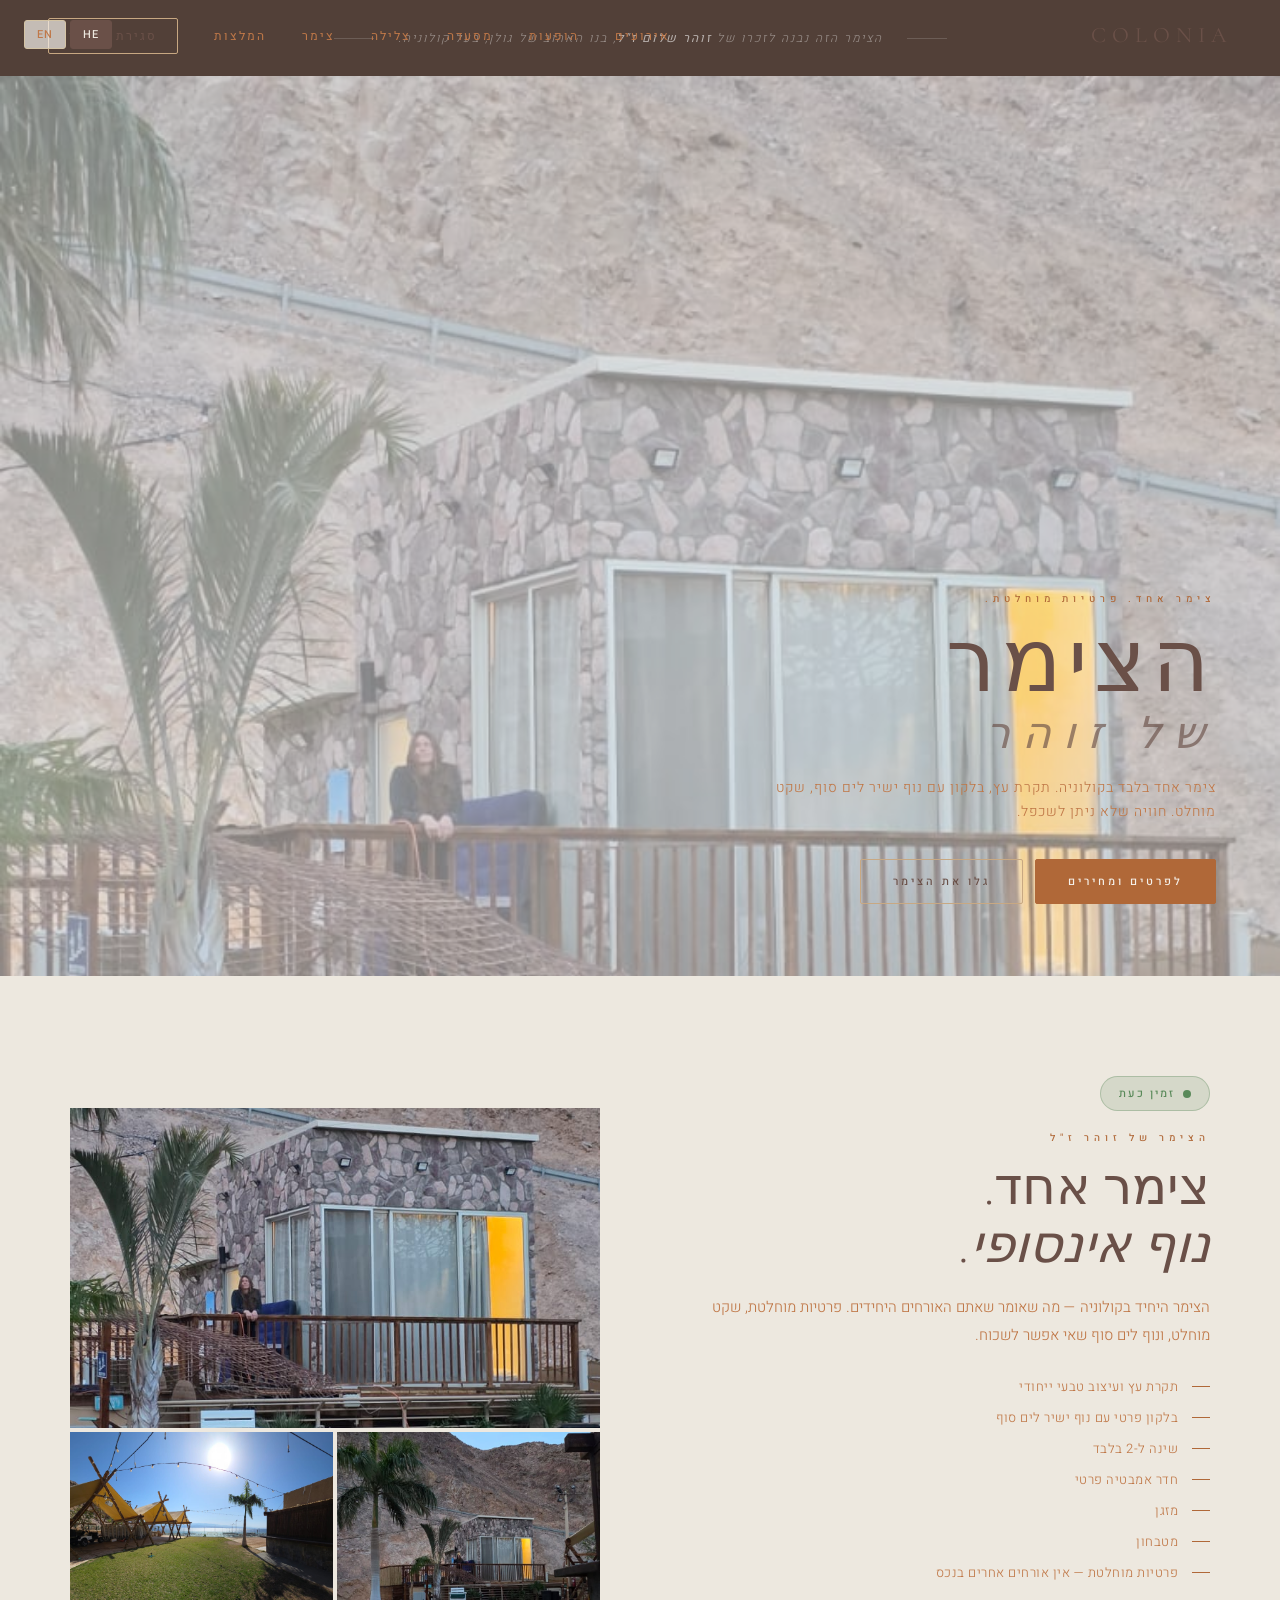
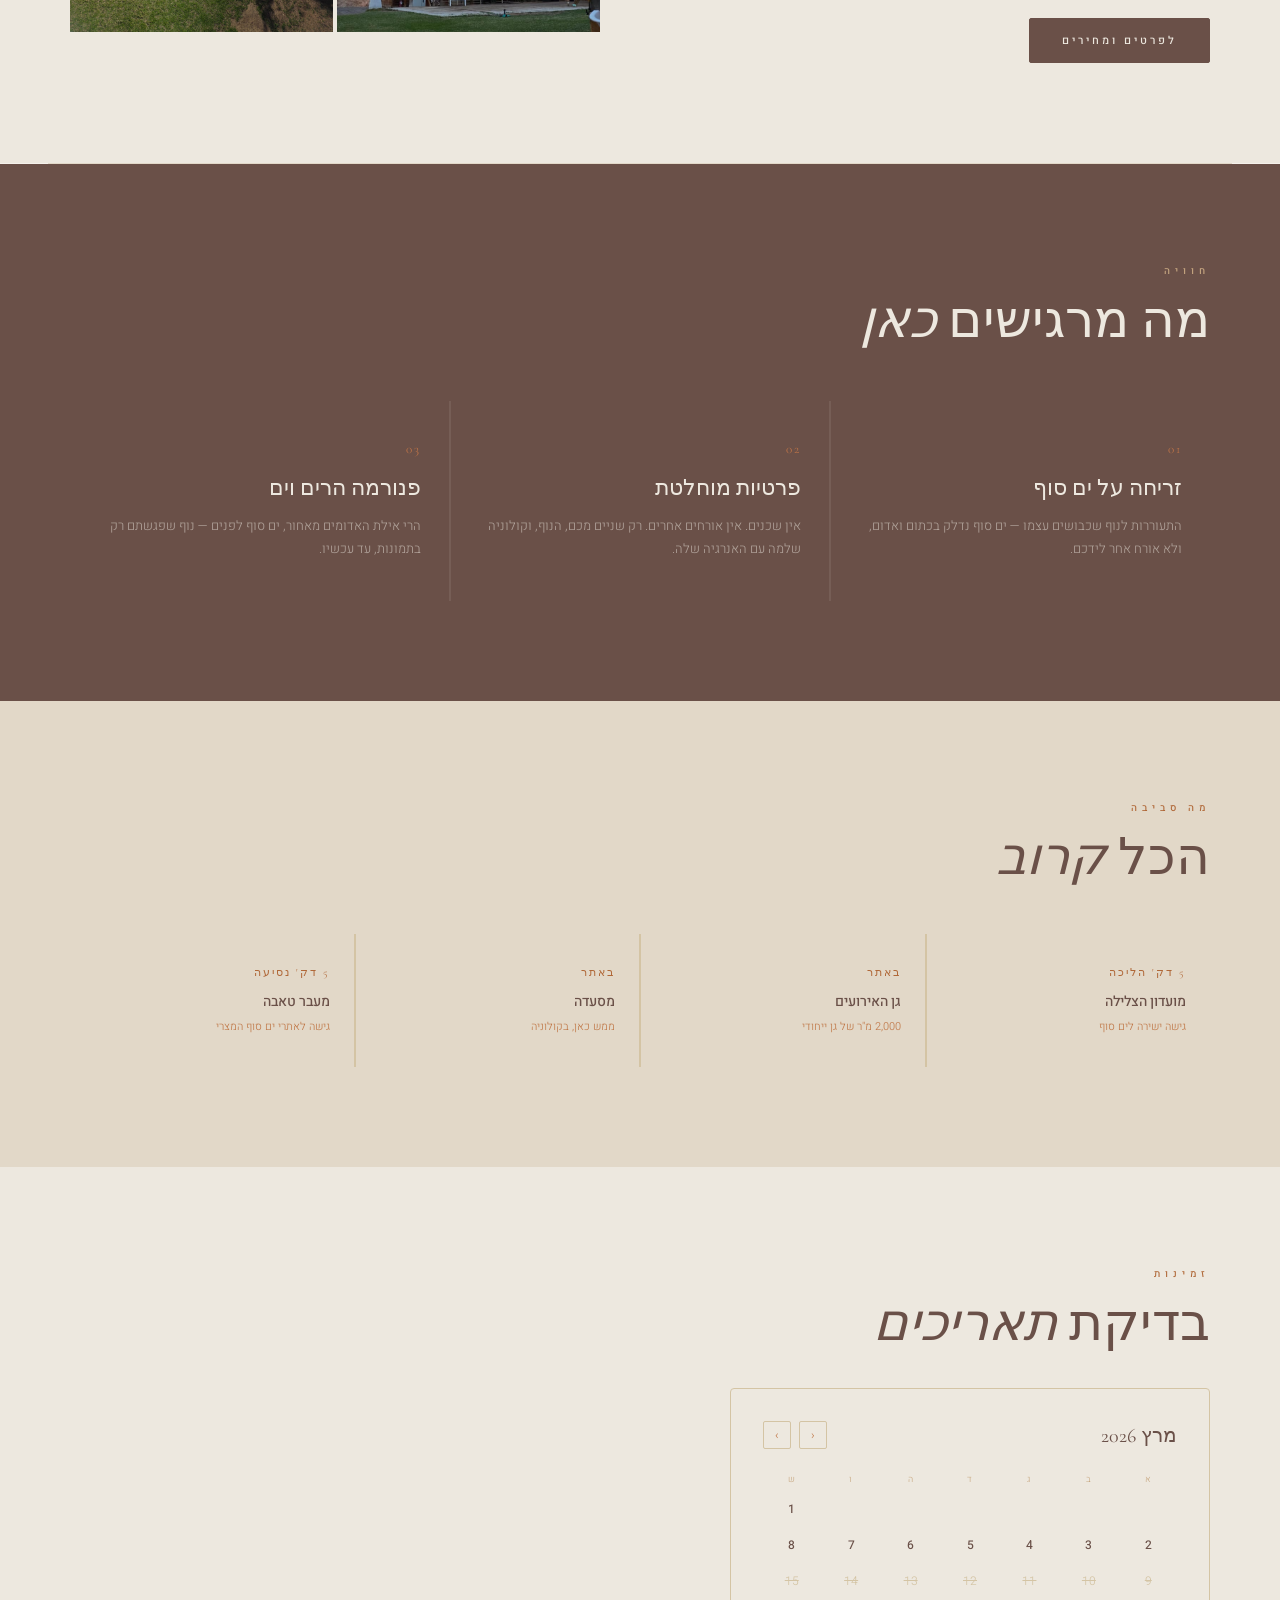
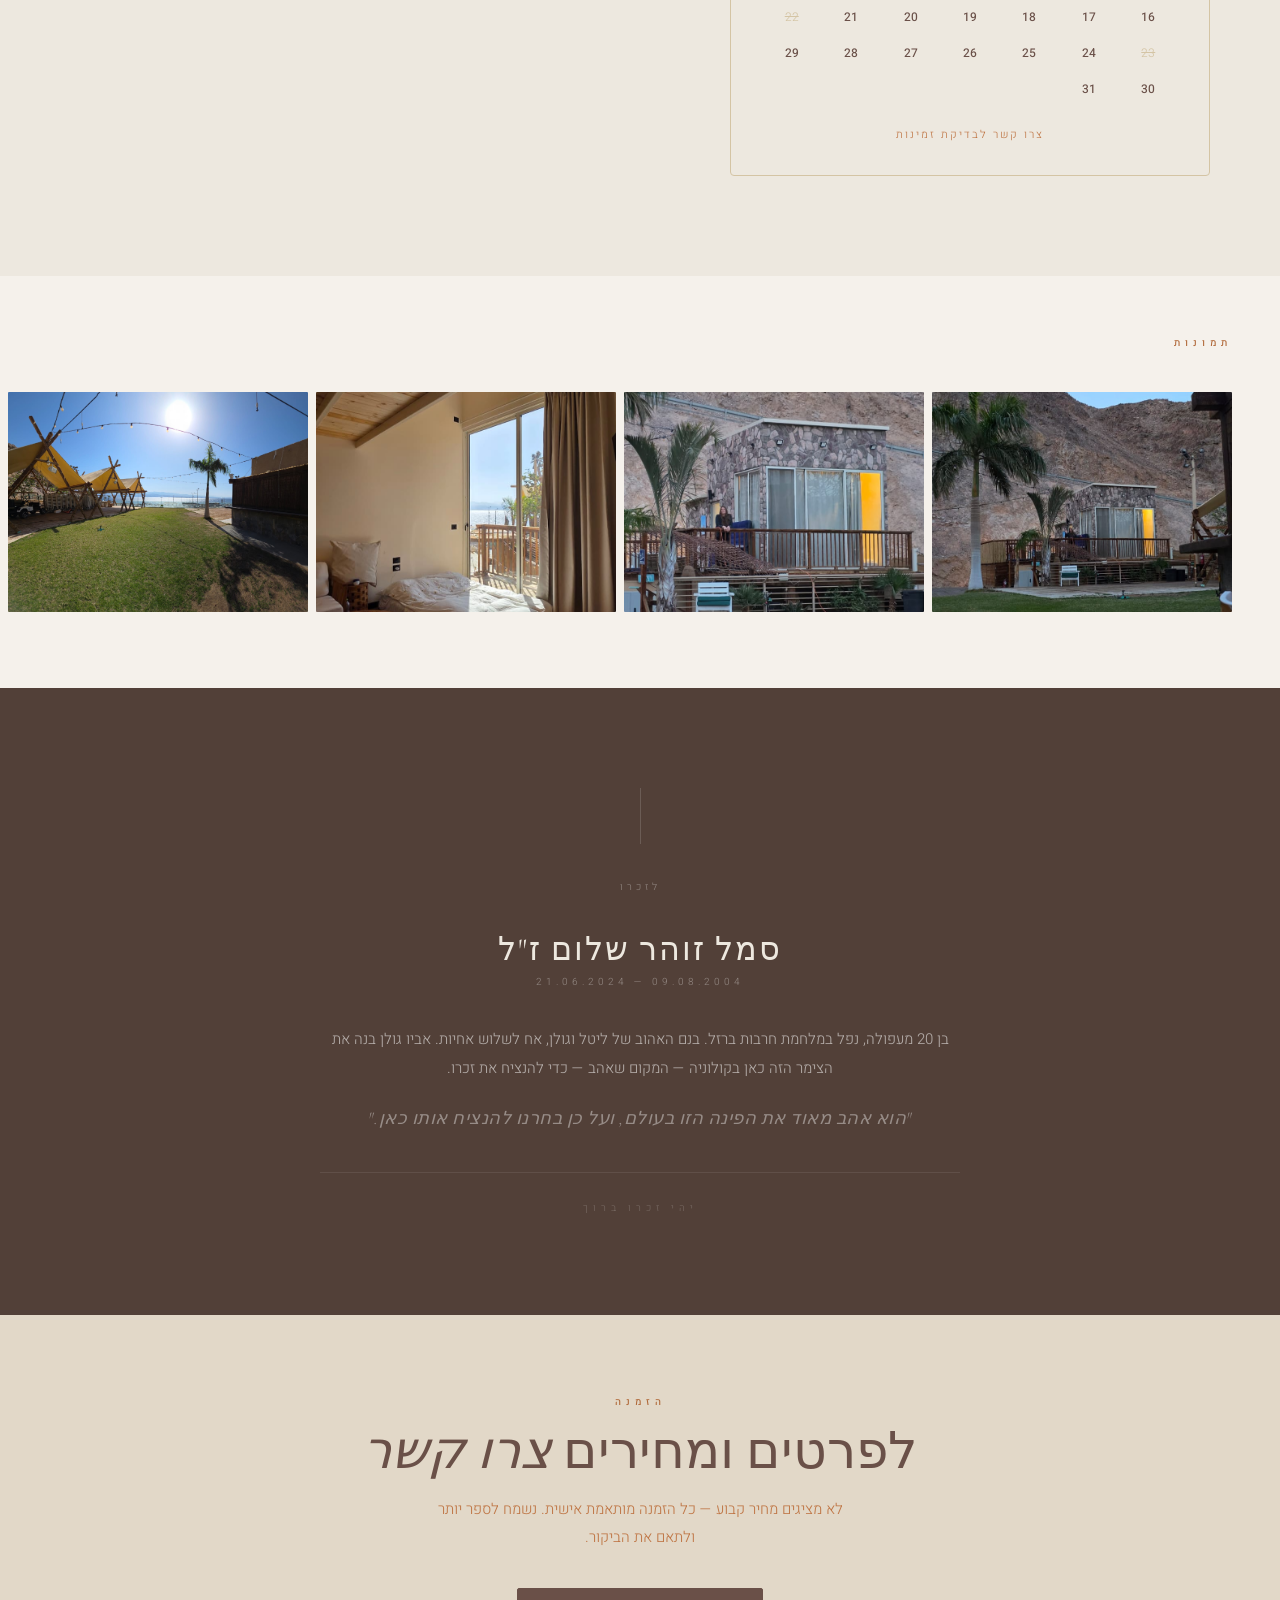
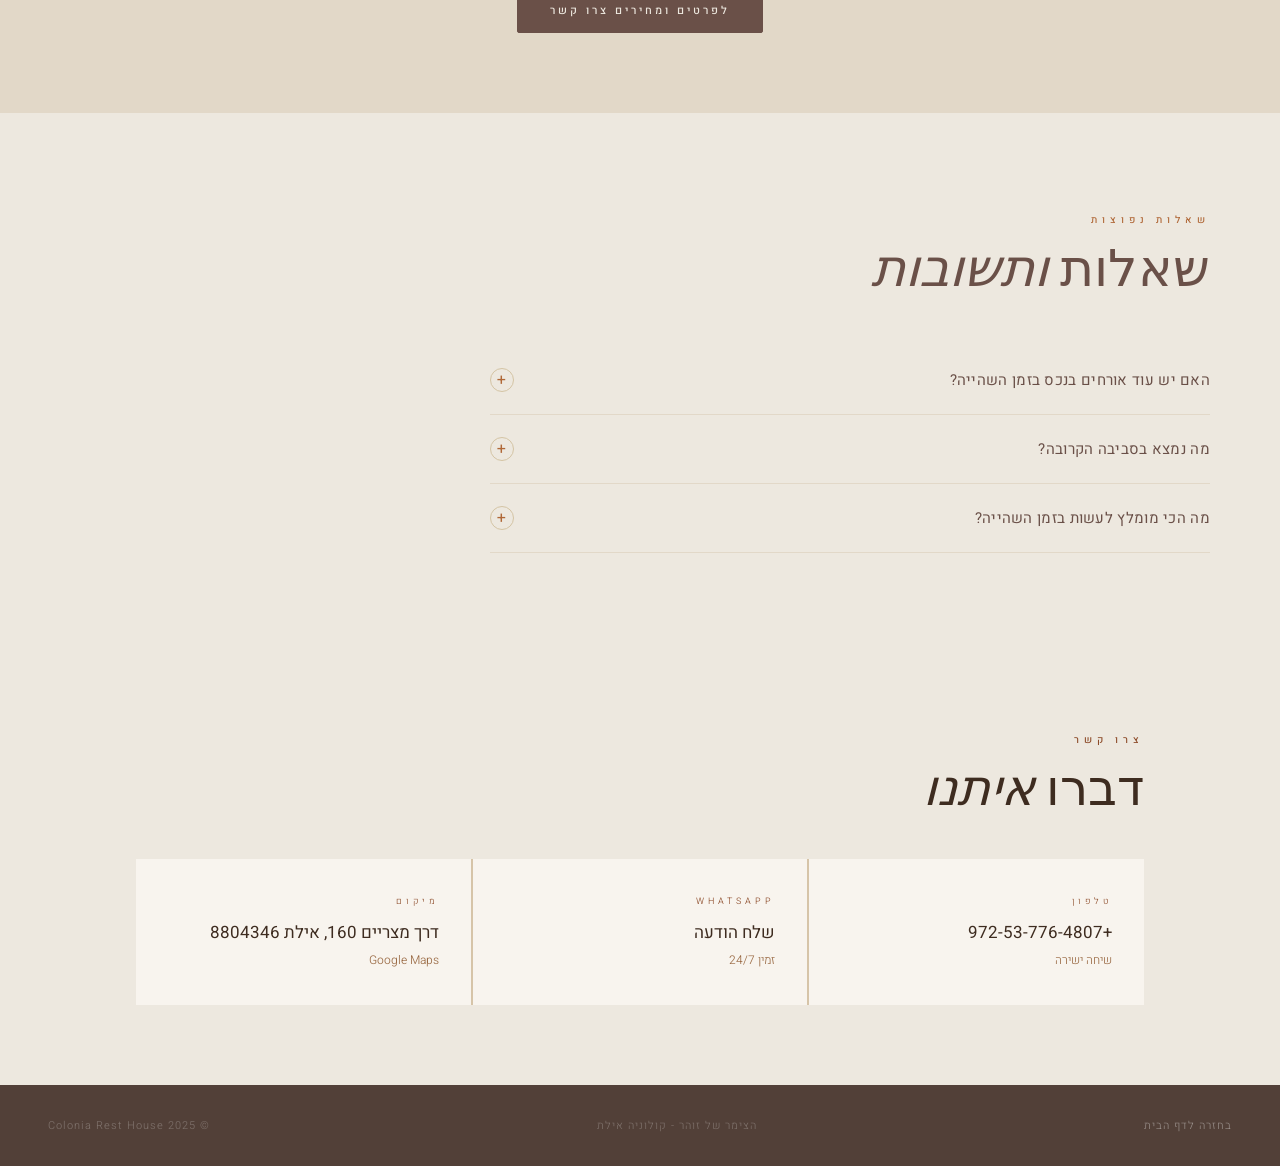
<file: room.html>
<!DOCTYPE html>
<html lang="he" dir="rtl">
<head>
  <meta charset="UTF-8" />
  <meta name="viewport" content="width=device-width, initial-scale=1.0" />
  <title>הצימר של זוהר | Colonia Rest House Eilat</title>
  <meta name="description" content="הצימר של זוהר — צימר פרטי אחד בלבד בקולוניה אילת, עם נוף ישיר לים סוף. בנוי לזכרו של זוהר שלום ז\"ל." />
  <link rel="preconnect" href="https://fonts.googleapis.com" />
  <link href="https://fonts.googleapis.com/css2?family=Cormorant+Garamond:ital,wght@0,300;0,400;0,600;1,300;1,400&family=Heebo:wght@300;400;500;600&display=swap" rel="stylesheet" />
  <style>
    *, *::before, *::after { box-sizing: border-box; margin: 0; padding: 0; }
    :root {
      --cream: #EDE8DF; --warm: #E2D8C8; --sand: #D4C4A4; --tan: #C8A882;
      --brown: #C07848; --deep: #B86030; --earth: #6A5048; --rust: #B06838;
      --rust2: #C87848; --dark: #524038; --white: #F5F1EB;
    }
    html { scroll-behavior: smooth; }
    body { font-family: 'Heebo', sans-serif; background: var(--white); color: var(--earth); overflow-x: hidden; font-weight: 300; }
    html, body { margin: 0; padding: 0; overflow-x: hidden; }
    section, footer { width: 100%; overflow-x: hidden; }
    img { max-width: 100%; }

    /* LANG */
    .lang-switch { position: fixed; top: 20px; left: 24px; z-index: 1000; display: flex; gap: 4px; }
    .lang-btn { background: rgba(245,241,235,0.7); border: 1px solid var(--sand); color: var(--brown); border-radius: 3px; padding: 5px 12px; font-size: 11px; font-weight: 500; cursor: pointer; letter-spacing: 1px; font-family: 'Heebo', sans-serif; transition: all 0.2s; }
    .lang-btn.active, .lang-btn:hover { background: var(--earth); color: var(--cream); border-color: var(--earth); }

    /* NAV */
    nav { position: fixed; top: 0; width: 100%; z-index: 900; padding: 22px 48px; display: flex; align-items: center; justify-content: space-between; transition: all 0.4s; }
    nav.scrolled { background: rgba(250,250,248,0.97); backdrop-filter: blur(20px); border-bottom: 1px solid var(--warm); padding: 16px 48px; }
    .nav-logo { font-family: 'Cormorant Garamond', serif; font-size: 22px; font-weight: 400; color: var(--earth); letter-spacing: 6px; text-decoration: none; text-transform: uppercase; }
    .nav-links { display: flex; gap: 36px; list-style: none; align-items: center; }
    .nav-links a { color: var(--brown); text-decoration: none; font-size: 12px; font-weight: 400; letter-spacing: 2px; text-transform: uppercase; transition: color 0.2s; }
    .nav-links a:hover { color: var(--earth); }
    .nav-cta { border: 1px solid var(--tan) !important; padding: 8px 20px; border-radius: 2px; color: var(--earth) !important; }
    .nav-cta:hover { background: var(--earth) !important; border-color: var(--earth) !important; color: var(--cream) !important; }

    /* HERO */
    .hero { height: 100vh; min-height: 700px; position: relative; display: flex; align-items: flex-end; overflow: hidden; }
    .hero-bg { position: absolute; inset: 0; background: url('room2.jpg') center 40% / cover no-repeat; }
    .hero-overlay { position: absolute; inset: 0; background: rgba(245,241,235,0.5); }
    .hero-content { position: relative; z-index: 2; padding: 0 64px 72px; color: var(--earth); width: 100%; }
    .hero-eyebrow { font-size: 10px; font-weight: 500; letter-spacing: 5px; text-transform: uppercase; color: var(--rust); margin-bottom: 16px; }
    .hero h1 { font-family: 'Cormorant Garamond', serif; font-size: clamp(48px, 8vw, 88px); font-weight: 300; line-height: 0.95; letter-spacing: 6px; text-transform: uppercase; margin-bottom: 20px; color: var(--earth); }
    .hero h1 em { font-style: italic; font-weight: 300; display: block; font-size: 0.5em; letter-spacing: 12px; opacity: 0.65; margin-top: 8px; }
    .hero-desc { font-size: 14px; font-weight: 300; color: var(--brown); letter-spacing: 1px; line-height: 1.7; max-width: 480px; margin-bottom: 36px; }
    .hero-btns { display: flex; gap: 12px; flex-wrap: wrap; }

    /* BUTTONS */
    .btn-primary { background: transparent; color: var(--earth); border: 1px solid var(--tan); padding: 13px 32px; font-size: 11px; font-weight: 500; letter-spacing: 3px; text-transform: uppercase; text-decoration: none; cursor: pointer; transition: all 0.25s; display: inline-block; font-family: 'Heebo', sans-serif; border-radius: 2px; }
    .btn-primary:hover { background: var(--earth); color: var(--cream); border-color: var(--earth); }
    .btn-primary.filled { background: var(--rust); border-color: var(--rust); color: var(--white); }
    .btn-primary.filled:hover { background: var(--rust2); border-color: var(--rust2); }
    .btn-dark { background: var(--earth); color: var(--cream); border: 1px solid var(--earth); padding: 13px 32px; font-size: 11px; font-weight: 500; letter-spacing: 3px; text-transform: uppercase; text-decoration: none; cursor: pointer; transition: all 0.25s; display: inline-block; font-family: 'Heebo', sans-serif; border-radius: 2px; }
    .btn-dark:hover { background: var(--rust); border-color: var(--rust); }

    /* SECTIONS */
    section { padding: 100px 48px; }
    .container { max-width: 1140px; margin: 0 auto; }
    .section-eyebrow { font-size: 10px; font-weight: 500; letter-spacing: 5px; text-transform: uppercase; color: var(--rust); margin-bottom: 14px; }
    .section-eyebrow.light { color: var(--tan); }
    .section-title { font-family: 'Cormorant Garamond', serif; font-size: clamp(32px, 5vw, 52px); font-weight: 300; line-height: 1.1; margin-bottom: 20px; color: var(--earth); }
    .section-title.light { color: var(--cream); }
    .section-title em { font-style: italic; }
    .section-body { font-size: 15px; line-height: 1.85; color: var(--brown); font-weight: 300; max-width: 560px; }

    /* DIVIDER */
    .divider { height: 1px; background: var(--warm); margin: 0 48px; }

    /* MEMORIAL NOTE */
    .memorial-note { background: var(--dark); padding: 28px 48px; text-align: center; }
    .memorial-note-inner { max-width: 640px; margin: 0 auto; display: flex; align-items: center; gap: 24px; justify-content: center; }
    .memorial-note-line { width: 40px; height: 1px; background: rgba(255,255,255,0.15); flex-shrink: 0; }
    .memorial-note-text { font-size: 12px; letter-spacing: 2px; color: rgba(255,255,255,0.4); font-weight: 300; line-height: 1.7; font-style: italic; }
    .memorial-note-text strong { color: rgba(255,255,255,0.6); font-weight: 400; }

    /* AVAILABILITY BADGE */
    .avail-badge { display: inline-flex; align-items: center; gap: 8px; padding: 8px 18px; background: rgba(80,130,80,0.15); border: 1px solid rgba(80,130,80,0.3); border-radius: 20px; font-size: 11px; letter-spacing: 2px; text-transform: uppercase; color: #5a8a5a; font-weight: 500; margin-bottom: 20px; }
    .avail-dot { width: 8px; height: 8px; background: #5a8a5a; border-radius: 50%; animation: pulse 2s ease-in-out infinite; }
    @keyframes pulse { 0%,100%{opacity:1;transform:scale(1)} 50%{opacity:0.6;transform:scale(1.2)} }

    /* ROOM DETAILS */
    .room-detail { background: var(--cream); }
    .room-grid { display: grid; grid-template-columns: 1fr 1fr; gap: 80px; align-items: center; }
    .room-photo-grid { display: grid; grid-template-columns: 1fr 1fr; grid-template-rows: 320px 200px; gap: 4px; }
    .photo-main { grid-column: span 2; overflow: hidden; }
    .photo-main img { width: 100%; height: 100%; object-fit: cover; }
    .photo-sm { overflow: hidden; }
    .photo-sm img { width: 100%; height: 100%; object-fit: cover; transition: transform 0.5s; }
    .photo-sm:hover img { transform: scale(1.04); }
    .room-features { list-style: none; margin-top: 28px; display: flex; flex-direction: column; gap: 12px; }
    .room-feature { display: flex; align-items: center; gap: 14px; font-size: 13px; color: var(--brown); font-weight: 300; letter-spacing: 0.5px; }
    .room-feature::before { content: ''; width: 18px; height: 1px; background: var(--rust); flex-shrink: 0; }

    /* EXPERIENCE */
    .experience { background: var(--earth); }
    .exp-grid { display: grid; grid-template-columns: repeat(3,1fr); gap: 2px; background: rgba(255,255,255,0.08); margin-top: 52px; }
    .exp-card { background: var(--earth); padding: 40px 28px; transition: background 0.3s; }
    .exp-card:hover { background: var(--deep); }
    .exp-num { font-family: 'Cormorant Garamond', serif; font-size: 13px; color: var(--rust2); letter-spacing: 2px; display: block; margin-bottom: 18px; }
    .exp-title { font-family: 'Cormorant Garamond', serif; font-size: 22px; color: var(--cream); margin-bottom: 12px; font-weight: 400; line-height: 1.2; }
    .exp-body { font-size: 13px; color: rgba(244,239,232,0.5); line-height: 1.8; font-weight: 300; }

    /* NEARBY */
    .nearby { background: var(--warm); }
    .nearby-grid { display: grid; grid-template-columns: repeat(4,1fr); gap: 2px; background: var(--sand); margin-top: 48px; }
    .nearby-card { background: var(--warm); padding: 32px 24px; transition: background 0.25s; }
    .nearby-card:hover { background: var(--cream); }
    .nearby-num { font-family: 'Cormorant Garamond', serif; font-size: 11px; color: var(--rust); letter-spacing: 2px; display: block; margin-bottom: 12px; }
    .nearby-title { font-size: 14px; font-weight: 500; color: var(--earth); margin-bottom: 6px; }
    .nearby-dist { font-size: 11px; color: var(--brown); font-weight: 300; }

    /* CALENDAR PLACEHOLDER */
    .calendar-section { background: var(--cream); }
    .calendar-ui { border: 1px solid var(--sand); border-radius: 4px; padding: 32px; max-width: 480px; }
    .cal-header { display: flex; justify-content: space-between; align-items: center; margin-bottom: 20px; }
    .cal-month { font-family: 'Cormorant Garamond', serif; font-size: 20px; font-weight: 400; color: var(--earth); }
    .cal-nav { display: flex; gap: 8px; }
    .cal-btn { width: 28px; height: 28px; border: 1px solid var(--sand); background: transparent; border-radius: 2px; cursor: not-allowed; color: var(--brown); font-size: 12px; display: flex; align-items: center; justify-content: center; }
    .cal-grid { display: grid; grid-template-columns: repeat(7,1fr); gap: 2px; text-align: center; }
    .cal-day-label { font-size: 9px; letter-spacing: 1px; color: var(--tan); text-transform: uppercase; padding: 4px; }
    .cal-day { font-size: 12px; padding: 8px 4px; color: var(--brown); border-radius: 2px; }
    .cal-day.empty { color: transparent; }
    .cal-day.booked { color: var(--sand); text-decoration: line-through; }
    .cal-day.available { color: var(--earth); font-weight: 500; }
    .cal-note { margin-top: 20px; font-size: 11px; letter-spacing: 2px; color: var(--brown); text-align: center; text-transform: uppercase; }

    /* PHOTO STRIP */
    .photo-strip { background: var(--white); padding: 60px 0; }
    .strip-header { padding: 0 48px 28px; }
    .strip-scroll { display: flex; gap: 8px; overflow-x: auto; padding: 0 48px 16px; scroll-behavior: smooth; -ms-overflow-style: none; scrollbar-width: none; }
    .strip-scroll::-webkit-scrollbar { display: none; }
    .strip-photo { flex-shrink: 0; width: 300px; height: 220px; overflow: hidden; border-radius: 1px; }
    .strip-photo img { width: 100%; height: 100%; object-fit: cover; transition: transform 0.5s; }
    .strip-photo:hover img { transform: scale(1.04); }

    /* MEMORIAL FULL */
    .memorial { background: var(--dark); }
    .memorial-inner { max-width: 640px; margin: 0 auto; text-align: center; }
    .memorial-line { width: 1px; height: 56px; background: rgba(255,255,255,0.15); margin: 0 auto 36px; }
    .memorial-title { font-family: 'Cormorant Garamond', serif; font-size: 32px; font-weight: 300; color: var(--cream); letter-spacing: 2px; margin-bottom: 6px; }
    .memorial-subtitle { font-size: 10px; letter-spacing: 4px; text-transform: uppercase; color: rgba(255,255,255,0.35); margin-bottom: 36px; }
    .memorial-text { font-size: 15px; line-height: 1.95; color: rgba(255,255,255,0.55); font-weight: 300; }
    .memorial-text em { display: block; margin-top: 20px; font-style: italic; font-family: 'Cormorant Garamond', serif; font-size: 18px; color: rgba(255,255,255,0.4); letter-spacing: 0.5px; line-height: 1.6; }
    .memorial-dates { margin-top: 40px; font-size: 10px; letter-spacing: 5px; text-transform: uppercase; color: rgba(255,255,255,0.2); padding-top: 28px; border-top: 1px solid rgba(255,255,255,0.08); }

    /* BOOKING CTA */
    .booking-cta { background: var(--warm); padding: 80px 48px; text-align: center; }
    .booking-cta-inner { max-width: 560px; margin: 0 auto; }

    /* FAQ */
    .faq { background: var(--cream); }
    .faq-list { margin-top: 48px; max-width: 720px; }
    .faq-item { border-bottom: 1px solid var(--warm); }
    .faq-q { display: flex; justify-content: space-between; align-items: center; padding: 22px 0; cursor: pointer; font-size: 15px; font-weight: 400; color: var(--earth); letter-spacing: 0.3px; gap: 20px; }
    .faq-q span { flex: 1; }
    .faq-icon { width: 24px; height: 24px; border-radius: 50%; border: 1px solid var(--sand); display: flex; align-items: center; justify-content: center; flex-shrink: 0; transition: all 0.3s; color: var(--rust); font-size: 16px; line-height: 1; }
    .faq-item.open .faq-icon { background: var(--earth); border-color: var(--earth); color: var(--cream); transform: rotate(45deg); }
    .faq-a { max-height: 0; overflow: hidden; transition: max-height 0.4s ease; }
    .faq-item.open .faq-a { max-height: 200px; }
    .faq-a-inner { padding: 0 0 20px; font-size: 14px; color: var(--brown); line-height: 1.85; font-weight: 300; max-width: 600px; }

    /* STICKY CTA */
    .sticky-cta { position: fixed; bottom: 0; left: 0; right: 0; z-index: 800; padding: 14px 20px; background: var(--earth); display: none; justify-content: center; border-top: 1px solid rgba(255,255,255,0.1); }
    .sticky-cta a { color: var(--cream); text-decoration: none; font-size: 12px; letter-spacing: 3px; text-transform: uppercase; font-weight: 500; font-family: 'Heebo', sans-serif; }
    .sticky-cta.show { display: flex; }

    /* FOOTER */
    footer { background: var(--dark); color: rgba(255,255,255,0.25); padding: 32px 48px; display: flex; align-items: center; justify-content: space-between; font-size: 11px; letter-spacing: 1px; }
    footer a { color: rgba(255,255,255,0.4); text-decoration: none; }
    footer a:hover { color: var(--cream); }

    /* MOBILE */
    @media (max-width: 900px) {
      nav { padding: 16px 20px; } nav.scrolled { padding: 14px 20px; } .nav-links { display: none; }
      .lang-switch { top: 16px; left: 16px; }
      .hero-content { padding: 0 20px 56px; }
      section { padding: 64px 20px; }
      .memorial-note { padding: 20px; }
      .room-grid { grid-template-columns: 1fr; gap: 36px; }
      .room-photo-grid { grid-template-rows: 220px 140px; }
      .exp-grid { grid-template-columns: 1fr; }
      .nearby-grid { grid-template-columns: 1fr 1fr; }
      .strip-scroll { padding: 0 20px 16px; }
      .strip-header { padding: 0 20px 28px; }
      .strip-photo { width: 240px; height: 160px; }
      .booking-cta { padding: 60px 20px; }
      .faq { padding: 64px 20px; }
      footer { flex-direction: column; gap: 10px; text-align: center; padding: 24px 20px; }
      .divider { margin: 0; }
      .calendar-section { padding: 64px 20px; }
      .calendar-ui { max-width: 100%; }
    }

    /* LANG */
    .he { display: block; } .en { display: none; }
    body.lang-en .he { display: none; } body.lang-en .en { display: block; }
    body.lang-en { direction: ltr; }
    span.he { display: inline; } span.en { display: none; }
    body.lang-en span.he { display: none; } body.lang-en span.en { display: inline; }
  </style>
</head>
<body>

  <div class="lang-switch">
    <button class="lang-btn active" id="btn-he" onclick="setLang('he')">HE</button>
    <button class="lang-btn" id="btn-en" onclick="setLang('en')">EN</button>
  </div>

  <nav id="navbar">
    <a href="index.html" class="nav-logo">Colonia</a>
    <ul class="nav-links">
      <li><a href="events.html"><span class="he">אירועים</span><span class="en">Events</span></a></li>
      <li><a href="shows.html"><span class="he">הופעות</span><span class="en">Shows</span></a></li>
      <li><a href="restaurant.html"><span class="he">מסעדה</span><span class="en">Restaurant</span></a></li>
      <li><a href="diving.html"><span class="he">צלילה</span><span class="en">Diving</span></a></li>
      <li><a href="room.html"><span class="he">צימר</span><span class="en">Room</span></a></li>
      <li><a href="testimonials.html"><span class="he">המלצות</span><span class="en">Reviews</span></a></li>
      <li><a href="index.html#booking" class="nav-cta"><span class="he">סגירת תאריך</span><span class="en">Book Now</span></a></li>
    </ul>
  </nav>

  <!-- MEMORIAL NOTE -->
  <div class="memorial-note">
    <div class="memorial-note-inner">
      <div class="memorial-note-line"></div>
      <p class="memorial-note-text">
        <span class="he">הצימר הזה נבנה לזכרו של <strong>זוהר שלום ז"ל</strong>, בנו האהוב של גולן, בעל קולוניה.</span>
        <span class="en">This room was built in memory of <strong>Zohar Shalom z"l</strong>, the beloved son of Golan, Colonia's owner.</span>
      </p>
      <div class="memorial-note-line"></div>
    </div>
  </div>

  <!-- HERO -->
  <section class="hero" id="home" style="padding:0;">
    <div class="hero-bg"></div>
    <div class="hero-overlay"></div>
    <div class="hero-content">
      <p class="hero-eyebrow"><span class="he">צימר אחד. פרטיות מוחלטת.</span><span class="en">One Room. Complete Privacy.</span></p>
      <h1>
        <span class="he">הצימר</span><span class="en">The Room</span>
        <em><span class="he">של זוהר</span><span class="en">of Zohar</span></em>
      </h1>
      <p class="hero-desc">
        <span class="he">צימר אחד בלבד בקולוניה. תקרת עץ, בלקון עם נוף ישיר לים סוף, שקט מוחלט. חוויה שלא ניתן לשכפל.</span>
        <span class="en">Only one room at Colonia. Wooden ceiling, balcony with direct Red Sea view, complete quiet. An experience that cannot be replicated.</span>
      </p>
      <div class="hero-btns">
        <a href="#booking-cta" class="btn-primary filled"><span class="he">לפרטים ומחירים</span><span class="en">Pricing & Details</span></a>
        <a href="#room-detail" class="btn-primary"><span class="he">גלו את הצימר</span><span class="en">Explore the Room</span></a>
      </div>
    </div>
  </section>

  <!-- ROOM DETAILS -->
  <section class="room-detail" id="room-detail">
    <div class="container">
      <div class="room-grid">
        <div>
          <div class="avail-badge">
            <div class="avail-dot"></div>
            <span class="he">זמין כעת</span><span class="en">Available Now</span>
          </div>
          <p class="section-eyebrow"><span class="he">הצימר של זוהר ז"ל</span><span class="en">Zohar's Room</span></p>
          <h2 class="section-title"><span class="he">צימר אחד.<br/><em>נוף אינסופי.</em></span><span class="en">One Room.<br/><em>Infinite View.</em></span></h2>
          <p class="section-body">
            <span class="he">הצימר היחיד בקולוניה — מה שאומר שאתם האורחים היחידים. פרטיות מוחלטת, שקט מוחלט, ונוף לים סוף שאי אפשר לשכוח.</span>
            <span class="en">The only room at Colonia — meaning you are the only guests. Complete privacy, complete quiet, and a Red Sea view that cannot be forgotten.</span>
          </p>
          <ul class="room-features" style="margin-top:28px;">
            <li class="room-feature"><span class="he">תקרת עץ ועיצוב טבעי ייחודי</span><span class="en">Wooden ceiling and unique natural design</span></li>
            <li class="room-feature"><span class="he">בלקון פרטי עם נוף ישיר לים סוף</span><span class="en">Private balcony with direct Red Sea view</span></li>
            <li class="room-feature"><span class="he">שינה ל-2 בלבד</span><span class="en">Sleeps 2 only</span></li>
            <li class="room-feature"><span class="he">חדר אמבטיה פרטי</span><span class="en">Private bathroom</span></li>
            <li class="room-feature"><span class="he">מזגן</span><span class="en">Air conditioning</span></li>
            <li class="room-feature"><span class="he">מטבחון</span><span class="en">Kitchenette</span></li>
            <li class="room-feature"><span class="he">פרטיות מוחלטת — אין אורחים אחרים בנכס</span><span class="en">Complete privacy — no other guests on property</span></li>
          </ul>
          <a href="#booking-cta" class="btn-dark" style="margin-top:36px;">
            <span class="he">לפרטים ומחירים</span><span class="en">Details & Pricing</span>
          </a>
        </div>
        <div class="room-photo-grid">
          <div class="photo-main"><img src="room2.jpg" alt="Room sea view" /></div>
          <div class="photo-sm"><img src="room1.jpg" alt="Room interior" /></div>
          <div class="photo-sm"><img src="garden3.jpg" alt="View from room" /></div>
        </div>
      </div>
    </div>
  </section>

  <div class="divider"></div>

  <!-- EXPERIENCE -->
  <section class="experience">
    <div class="container">
      <p class="section-eyebrow light"><span class="he">חוויה</span><span class="en">Experience</span></p>
      <h2 class="section-title light"><span class="he">מה מרגישים <em>כאן</em></span><span class="en">What It Feels <em>Like Here</em></span></h2>
      <div class="exp-grid">
        <div class="exp-card">
          <span class="exp-num">01</span>
          <div class="exp-title"><span class="he">זריחה על ים סוף</span><span class="en">Red Sea Sunrise</span></div>
          <p class="exp-body"><span class="he">התעוררות לנוף שכבושים עצמו — ים סוף נדלק בכתום ואדום, ולא אורח אחר לידכם.</span><span class="en">Waking up to a view that can't be bought — the Red Sea lit in orange and red, with no other guest nearby.</span></p>
        </div>
        <div class="exp-card">
          <span class="exp-num">02</span>
          <div class="exp-title"><span class="he">פרטיות מוחלטת</span><span class="en">Complete Privacy</span></div>
          <p class="exp-body"><span class="he">אין שכנים. אין אורחים אחרים. רק שניים מכם, הנוף, וקולוניה שלמה עם האנרגיה שלה.</span><span class="en">No neighbors. No other guests. Just the two of you, the view, and all of Colonia's rare energy.</span></p>
        </div>
        <div class="exp-card">
          <span class="exp-num">03</span>
          <div class="exp-title"><span class="he">פנורמה הרים וים</span><span class="en">Mountain &amp; Sea Panorama</span></div>
          <p class="exp-body"><span class="he">הרי אילת האדומים מאחור, ים סוף לפנים — נוף שפגשתם רק בתמונות, עד עכשיו.</span><span class="en">Red Eilat mountains behind, Red Sea ahead — a view you've only seen in photos, until now.</span></p>
        </div>
      </div>
    </div>
  </section>

  <!-- NEARBY -->
  <section class="nearby">
    <div class="container">
      <p class="section-eyebrow"><span class="he">מה סביבה</span><span class="en">What's Nearby</span></p>
      <h2 class="section-title"><span class="he">הכל <em>קרוב</em></span><span class="en">Everything <em>Close</em></span></h2>
      <div class="nearby-grid">
        <div class="nearby-card">
          <span class="nearby-num">5 <span class="he">דק' הליכה</span><span class="en">min walk</span></span>
          <div class="nearby-title"><span class="he">מועדון הצלילה</span><span class="en">Dive Club</span></div>
          <p class="nearby-dist"><span class="he">גישה ישירה לים סוף</span><span class="en">Direct access to the Red Sea</span></p>
        </div>
        <div class="nearby-card">
          <span class="nearby-num"><span class="he">באתר</span><span class="en">On-site</span></span>
          <div class="nearby-title"><span class="he">גן האירועים</span><span class="en">Events Garden</span></div>
          <p class="nearby-dist"><span class="he">2,000 מ"ר של גן ייחודי</span><span class="en">2,000 sqm unique garden</span></p>
        </div>
        <div class="nearby-card">
          <span class="nearby-num"><span class="he">באתר</span><span class="en">On-site</span></span>
          <div class="nearby-title"><span class="he">מסעדה</span><span class="en">Restaurant</span></div>
          <p class="nearby-dist"><span class="he">ממש כאן, בקולוניה</span><span class="en">Right here, at Colonia</span></p>
        </div>
        <div class="nearby-card">
          <span class="nearby-num">5 <span class="he">דק' נסיעה</span><span class="en">min drive</span></span>
          <div class="nearby-title"><span class="he">מעבר טאבה</span><span class="en">Taba Crossing</span></div>
          <p class="nearby-dist"><span class="he">גישה לאתרי ים סוף המצרי</span><span class="en">Access to Egyptian Red Sea sites</span></p>
        </div>
      </div>
    </div>
  </section>

  <!-- CALENDAR -->
  <section class="calendar-section">
    <div class="container">
      <p class="section-eyebrow"><span class="he">זמינות</span><span class="en">Availability</span></p>
      <h2 class="section-title" style="margin-bottom:36px;"><span class="he">בדיקת <em>תאריכים</em></span><span class="en">Check <em>Dates</em></span></h2>
      <div class="calendar-ui">
        <div class="cal-header">
          <div class="cal-month"><span class="he">מרץ 2026</span><span class="en">March 2026</span></div>
          <div class="cal-nav">
            <div class="cal-btn">&#8249;</div>
            <div class="cal-btn">&#8250;</div>
          </div>
        </div>
        <div class="cal-grid">
          <div class="cal-day-label"><span class="he">א</span><span class="en">Su</span></div>
          <div class="cal-day-label"><span class="he">ב</span><span class="en">Mo</span></div>
          <div class="cal-day-label"><span class="he">ג</span><span class="en">Tu</span></div>
          <div class="cal-day-label"><span class="he">ד</span><span class="en">We</span></div>
          <div class="cal-day-label"><span class="he">ה</span><span class="en">Th</span></div>
          <div class="cal-day-label"><span class="he">ו</span><span class="en">Fr</span></div>
          <div class="cal-day-label"><span class="he">ש</span><span class="en">Sa</span></div>
          <div class="cal-day empty">-</div>
          <div class="cal-day empty">-</div>
          <div class="cal-day empty">-</div>
          <div class="cal-day empty">-</div>
          <div class="cal-day empty">-</div>
          <div class="cal-day empty">-</div>
          <div class="cal-day available">1</div>
          <div class="cal-day available">2</div>
          <div class="cal-day available">3</div>
          <div class="cal-day available">4</div>
          <div class="cal-day available">5</div>
          <div class="cal-day available">6</div>
          <div class="cal-day available">7</div>
          <div class="cal-day available">8</div>
          <div class="cal-day booked">9</div>
          <div class="cal-day booked">10</div>
          <div class="cal-day booked">11</div>
          <div class="cal-day booked">12</div>
          <div class="cal-day booked">13</div>
          <div class="cal-day booked">14</div>
          <div class="cal-day booked">15</div>
          <div class="cal-day available">16</div>
          <div class="cal-day available">17</div>
          <div class="cal-day available">18</div>
          <div class="cal-day available">19</div>
          <div class="cal-day available">20</div>
          <div class="cal-day available">21</div>
          <div class="cal-day booked">22</div>
          <div class="cal-day booked">23</div>
          <div class="cal-day available">24</div>
          <div class="cal-day available">25</div>
          <div class="cal-day available">26</div>
          <div class="cal-day available">27</div>
          <div class="cal-day available">28</div>
          <div class="cal-day available">29</div>
          <div class="cal-day available">30</div>
          <div class="cal-day available">31</div>
        </div>
        <p class="cal-note"><span class="he">צרו קשר לבדיקת זמינות</span><span class="en">Contact us to check availability</span></p>
      </div>
    </div>
  </section>

  <!-- PHOTO STRIP -->
  <div class="photo-strip">
    <div class="strip-header">
      <p class="section-eyebrow"><span class="he">תמונות</span><span class="en">Photos</span></p>
    </div>
    <div class="strip-scroll">
      <div class="strip-photo"><img src="room1.jpg" alt="Room" /></div>
      <div class="strip-photo"><img src="room2.jpg" alt="Room sea view" /></div>
      <div class="strip-photo"><img src="room3.jpg" alt="Room details" /></div>
      <div class="strip-photo"><img src="garden3.jpg" alt="Garden" /></div>
      <div class="strip-photo"><img src="garden4.jpg" alt="Sea view" /></div>
    </div>
  </div>

  <!-- MEMORIAL FULL -->
  <section class="memorial" id="memorial">
    <div class="container">
      <div class="memorial-inner">
        <div class="memorial-line"></div>
        <p class="memorial-subtitle"><span class="he">לזכרו</span><span class="en">In Memoriam</span></p>
        <h2 class="memorial-title"><span class="he">סמל זוהר שלום ז"ל</span><span class="en">Corporal Zohar Shalom z"l</span></h2>
        <p class="memorial-subtitle">09.08.2004 — 21.06.2024</p>
        <p class="memorial-text">
          <span class="he">בן 20 מעפולה, נפל במלחמת חרבות ברזל. בנם האהוב של ליטל וגולן, אח לשלוש אחיות. אביו גולן בנה את הצימר הזה כאן בקולוניה — המקום שאהב — כדי להנציח את זכרו.</span>
          <span class="en">Age 20 from Afula, fell in the Iron Swords War. Beloved son of Lital and Golan, brother to three sisters. His father Golan built this room at Colonia — the place he loved — to keep his memory alive forever.</span>
          <em>
            <span class="he">"הוא אהב מאוד את הפינה הזו בעולם, ועל כן בחרנו להנציח אותו כאן."</span>
            <span class="en">"He loved this corner of the world deeply, and so we chose to memorialize him here."</span>
          </em>
        </p>
        <div class="memorial-dates">
          <span class="he">יהי זכרו ברוך</span><span class="en">May His Memory Be a Blessing</span>
        </div>
      </div>
    </div>
  </section>

  <!-- BOOKING CTA -->
  <section class="booking-cta" id="booking-cta">
    <div class="booking-cta-inner">
      <p class="section-eyebrow"><span class="he">הזמנה</span><span class="en">Booking</span></p>
      <h2 class="section-title" style="margin-bottom:16px;"><span class="he">לפרטים ומחירים <em>צרו קשר</em></span><span class="en">For Details &amp; Pricing <em>Contact Us</em></span></h2>
      <p class="section-body" style="max-width:420px;margin:0 auto 36px;">
        <span class="he">לא מציגים מחיר קבוע — כל הזמנה מותאמת אישית. נשמח לספר יותר ולתאם את הביקור.</span>
        <span class="en">We don't list a fixed price — every booking is personal. We'd love to tell you more and arrange your visit.</span>
      </p>
      <a href="index.html#booking" class="btn-dark"><span class="he">לפרטים ומחירים צרו קשר</span><span class="en">Get in Touch</span></a>
    </div>
  </section>

  <!-- FAQ -->
  <section class="faq">
    <div class="container">
      <p class="section-eyebrow"><span class="he">שאלות נפוצות</span><span class="en">FAQ</span></p>
      <h2 class="section-title"><span class="he">שאלות <em>ותשובות</em></span><span class="en">Questions <em>&amp; Answers</em></span></h2>
      <div class="faq-list">
        <div class="faq-item">
          <div class="faq-q" onclick="toggleFaq(this)">
            <span><span class="he">האם יש עוד אורחים בנכס בזמן השהייה?</span><span class="en">Are there other guests on the property during our stay?</span></span>
            <div class="faq-icon">+</div>
          </div>
          <div class="faq-a"><div class="faq-a-inner"><span class="he">לא. הצימר הוא היחיד בקולוניה, כלומר בזמן שאתם שם — אתם האורחים היחידים. פרטיות מוחלטת.</span><span class="en">No. The room is the only one at Colonia, meaning during your stay — you are the only guests. Complete privacy.</span></div></div>
        </div>
        <div class="faq-item">
          <div class="faq-q" onclick="toggleFaq(this)">
            <span><span class="he">מה נמצא בסביבה הקרובה?</span><span class="en">What's in the immediate area?</span></span>
            <div class="faq-icon">+</div>
          </div>
          <div class="faq-a"><div class="faq-a-inner"><span class="he">מועדון צלילה 5 דקות הליכה, מסעדה באתר, גן האירועים ממש כאן, ומעבר טאבה 5 דקות נסיעה — עם גישה לאתרי הצלילה המצריים.</span><span class="en">Dive club 5 min walk, on-site restaurant, the events garden right here, and Taba crossing 5 min drive — with access to Egyptian dive sites.</span></div></div>
        </div>
        <div class="faq-item">
          <div class="faq-q" onclick="toggleFaq(this)">
            <span><span class="he">מה הכי מומלץ לעשות בזמן השהייה?</span><span class="en">What's most recommended during the stay?</span></span>
            <div class="faq-icon">+</div>
          </div>
          <div class="faq-a"><div class="faq-a-inner"><span class="he">לישון עם חלון הבלקון פתוח ולהתעורר לזריחה על ים סוף. לצלול מהדקות הראשונות. ולשבת בשקט בגן בשעת השקיעה.</span><span class="en">Sleep with the balcony window open and wake up to Red Sea sunrise. Dive from the first minutes. And sit quietly in the garden at sunset.</span></div></div>
        </div>
      </div>
    </div>
  </section>

  
  <!-- CONTACT -->
  <section style="background:var(--cream,#F0EAE0);padding:80px 0;" id="contact-sub">
    <div style="max-width:1120px;margin:0 auto;padding:0 56px;">
      <p style="font-size:10px;font-weight:500;letter-spacing:5px;text-transform:uppercase;color:#8C4A28;margin-bottom:12px;">
        <span class="he">צרו קשר</span><span class="en">Contact</span>
      </p>
      <h2 style="font-family:Cormorant Garamond,serif;font-size:clamp(32px,4vw,50px);font-weight:300;color:#3E2C20;margin-bottom:40px;">
        <span class="he">דברו <em>איתנו</em></span><span class="en">Get in <em>Touch</em></span>
      </h2>
      <div style="display:grid;grid-template-columns:repeat(3,1fr);gap:2px;background:#D6C4A8;">
        <a href="tel:+972537764807" style="background:#F8F4EE;padding:36px 32px;text-decoration:none;display:block;transition:background 0.25s;">
          <span style="font-size:9px;letter-spacing:4px;text-transform:uppercase;color:#8C4A28;margin-bottom:12px;display:block;">
            <span class="he">טלפון</span><span class="en">Phone</span>
          </span>
          <div style="font-size:17px;color:#3E2C20;font-weight:400;">+972-53-776-4807</div>
          <div style="font-size:12px;color:#9A6A44;margin-top:6px;font-weight:300;"><span class="he">שיחה ישירה</span><span class="en">Direct call</span></div>
        </a>
        <a href="https://wa.me/972537764807" style="background:#F8F4EE;padding:36px 32px;text-decoration:none;display:block;transition:background 0.25s;">
          <span style="font-size:9px;letter-spacing:4px;text-transform:uppercase;color:#8C4A28;margin-bottom:12px;display:block;">WhatsApp</span>
          <div style="font-size:17px;color:#3E2C20;font-weight:400;"><span class="he">שלח הודעה</span><span class="en">Send a message</span></div>
          <div style="font-size:12px;color:#9A6A44;margin-top:6px;font-weight:300;"><span class="he">זמין 24/7</span><span class="en">Available 24/7</span></div>
        </a>
        <a href="https://maps.app.goo.gl/pSJWfZtYGJY27FjQ9" target="_blank" style="background:#F8F4EE;padding:36px 32px;text-decoration:none;display:block;transition:background 0.25s;">
          <span style="font-size:9px;letter-spacing:4px;text-transform:uppercase;color:#8C4A28;margin-bottom:12px;display:block;"><span class="he">מיקום</span><span class="en">Location</span></span>
          <div style="font-size:17px;color:#3E2C20;font-weight:400;"><span class="he">דרך מצריים 160, אילת 8804346</span><span class="en">Derech Mitzraim 160, Eilat 8804346</span></div>
          <div style="font-size:12px;color:#9A6A44;margin-top:6px;font-weight:300;">Google Maps</div>
        </a>
      </div>
    </div>
  </section>
  <footer>
    <span><a href="index.html"><span class="he">בחזרה לדף הבית</span><span class="en">Back to Home</span></a></span>
    <span><span class="he">הצימר של זוהר - קולוניה אילת</span><span class="en">Zohar's Room - Colonia Eilat</span></span>
    <span>© 2025 Colonia Rest House</span>
  </footer>

  <!-- STICKY CTA -->
  <div class="sticky-cta" id="stickyCta">
    <a href="#booking-cta"><span class="he">הזמן עכשיו</span><span class="en">Book Now</span></a>
  </div>

  <script>
    function setLang(l) {
      document.body.classList.toggle('lang-en', l==='en');
      document.getElementById('btn-he').classList.toggle('active', l==='he');
      document.getElementById('btn-en').classList.toggle('active', l==='en');
      document.documentElement.setAttribute('dir', l==='en' ? 'ltr' : 'rtl');
      document.documentElement.setAttribute('lang', l);
    }
    window.addEventListener('scroll', () => {
      document.getElementById('navbar').classList.toggle('scrolled', window.scrollY > 60);
      document.getElementById('stickyCta').classList.toggle('show', window.scrollY > 200);
    });
    document.querySelectorAll('a[href^="#"]').forEach(a => {
      a.addEventListener('click', e => {
        const t = document.querySelector(a.getAttribute('href'));
        if (t) { e.preventDefault(); t.scrollIntoView({ behavior: 'smooth' }); }
      });
    });
    function toggleFaq(el) { el.parentElement.classList.toggle('open'); }
  </script>
</body>
</html>
</file>
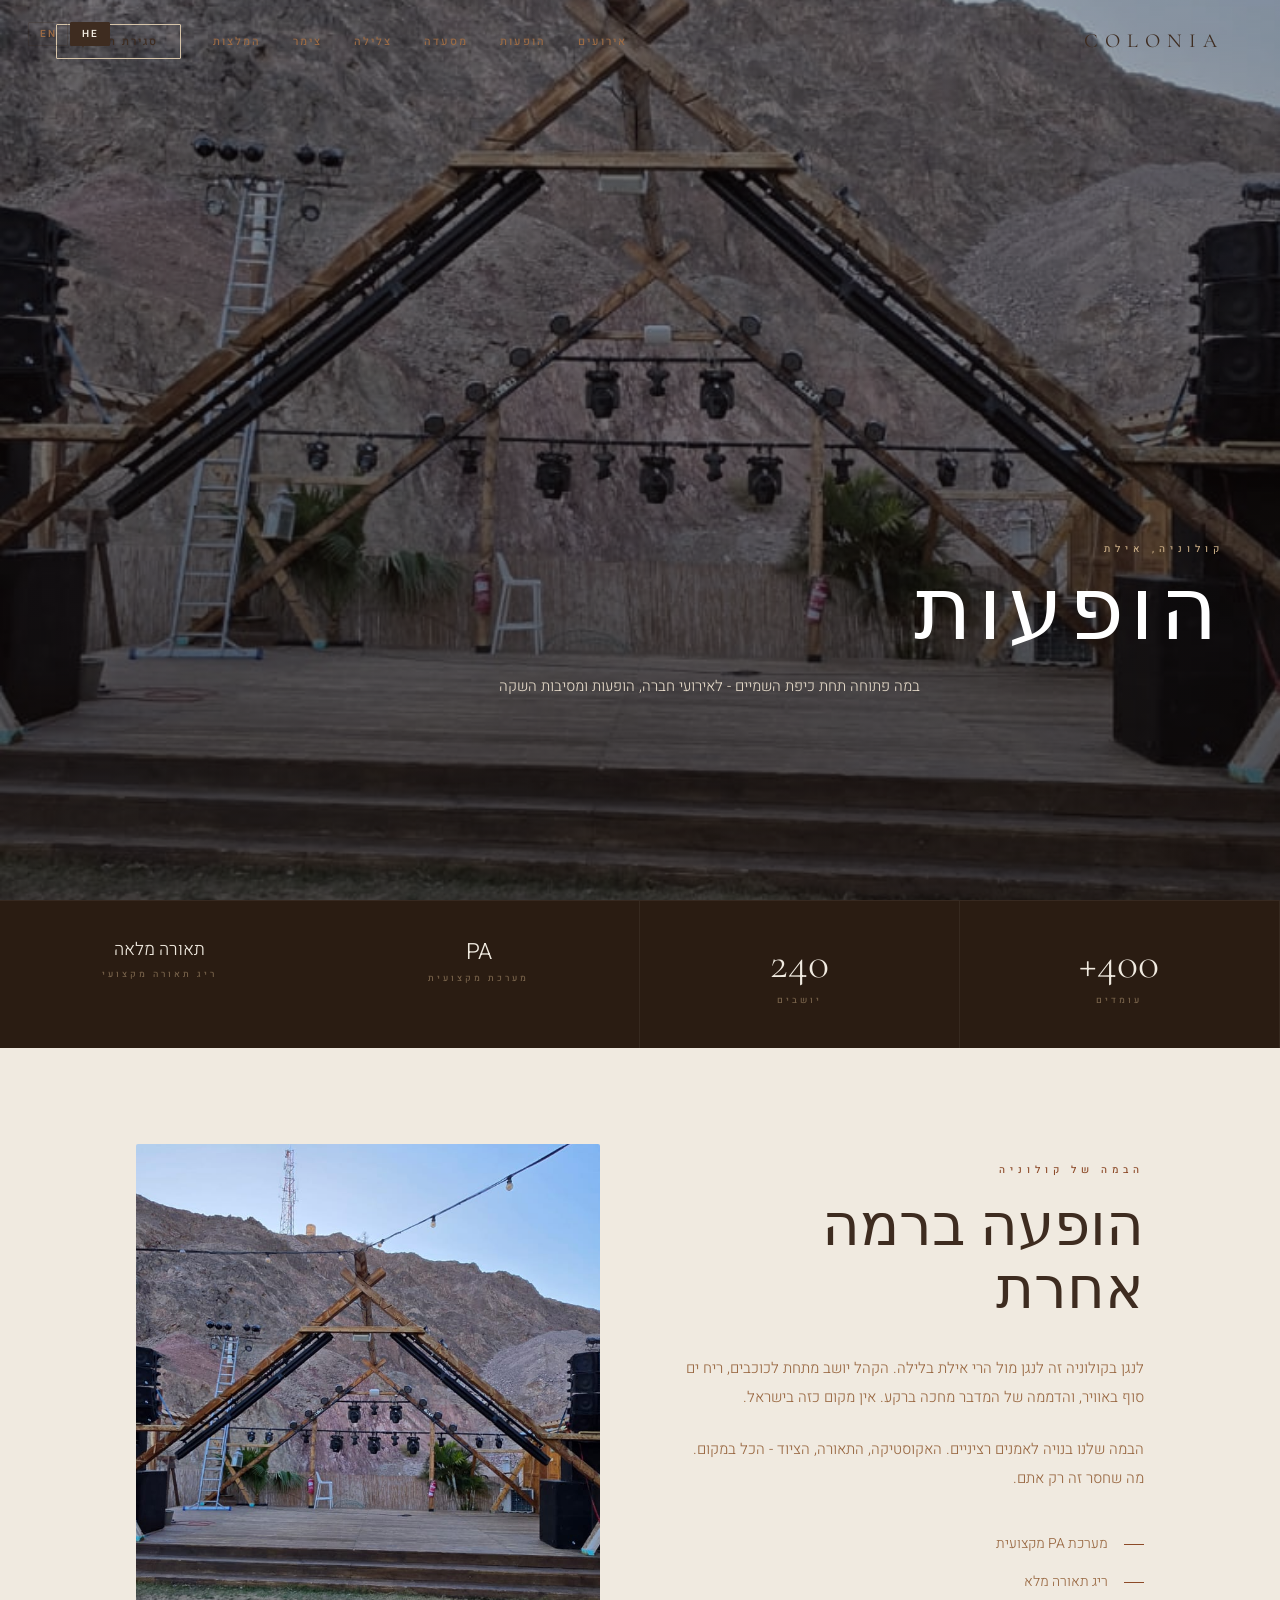
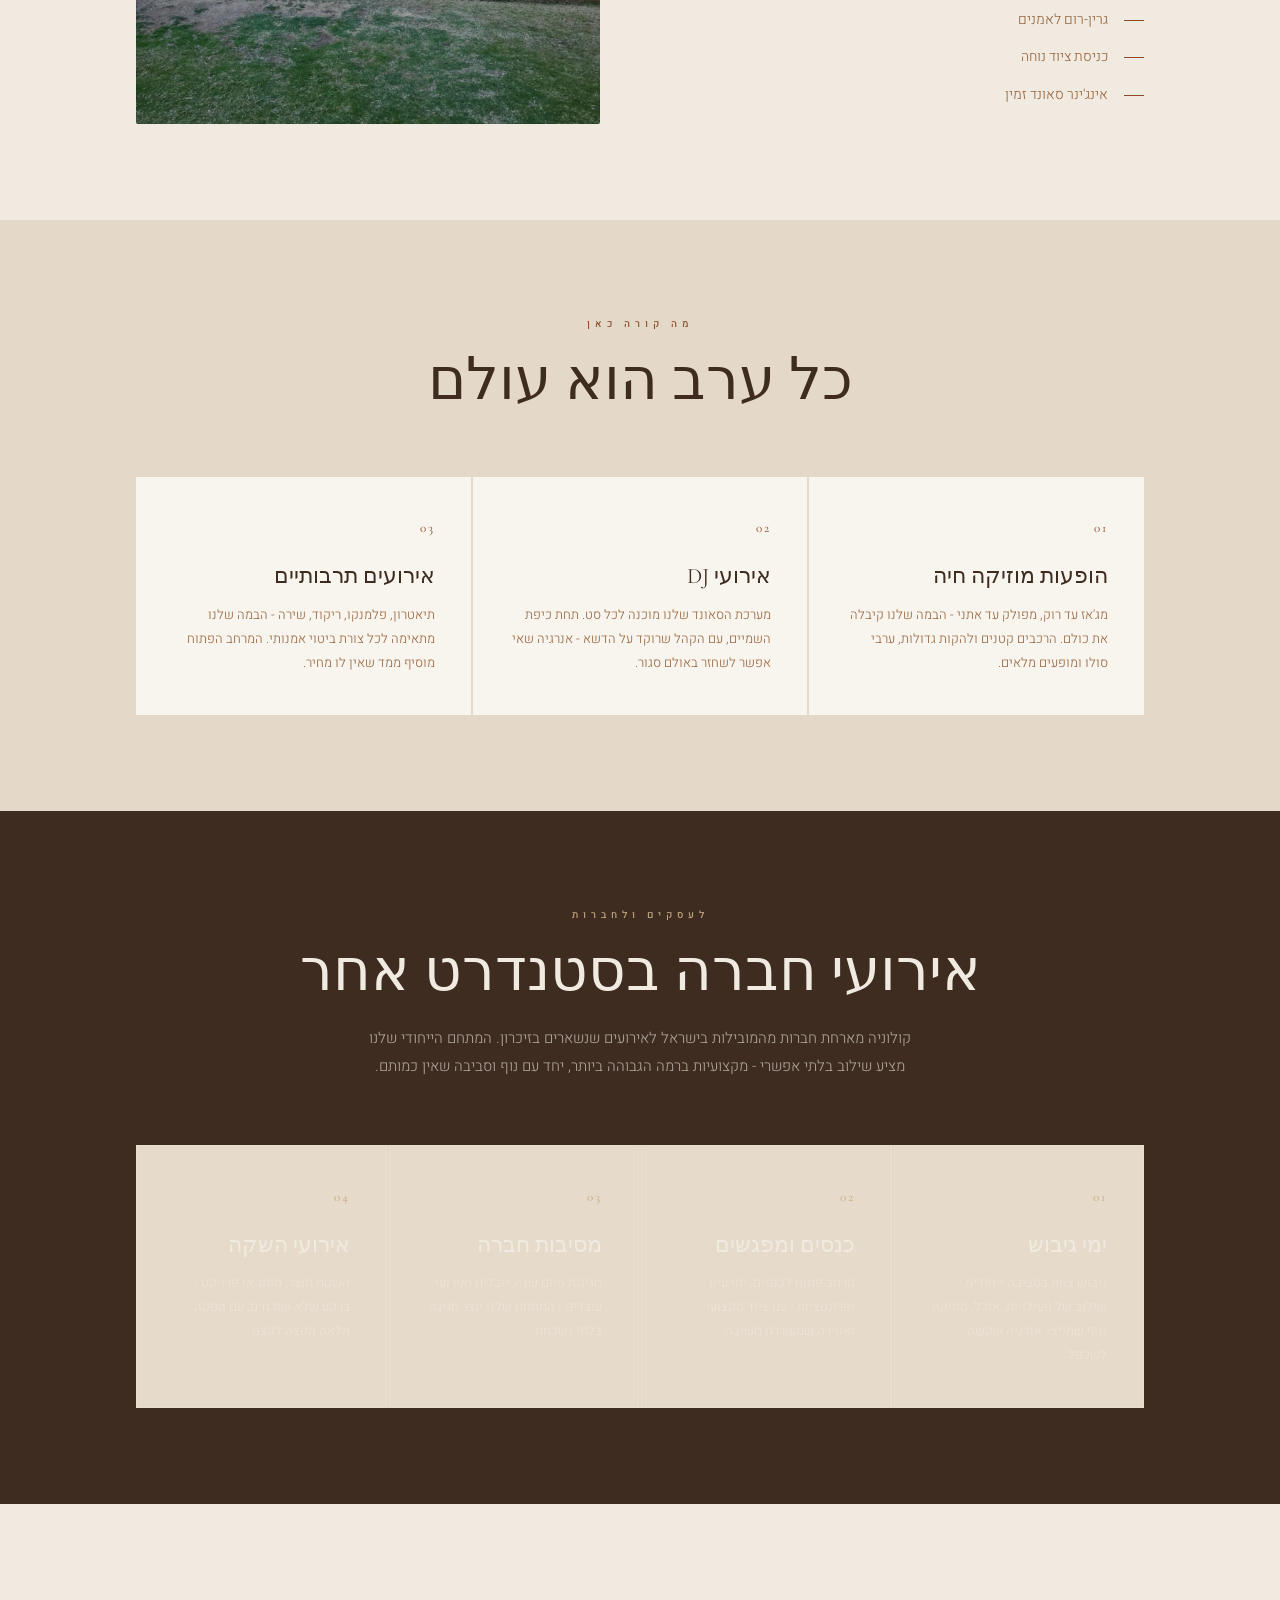
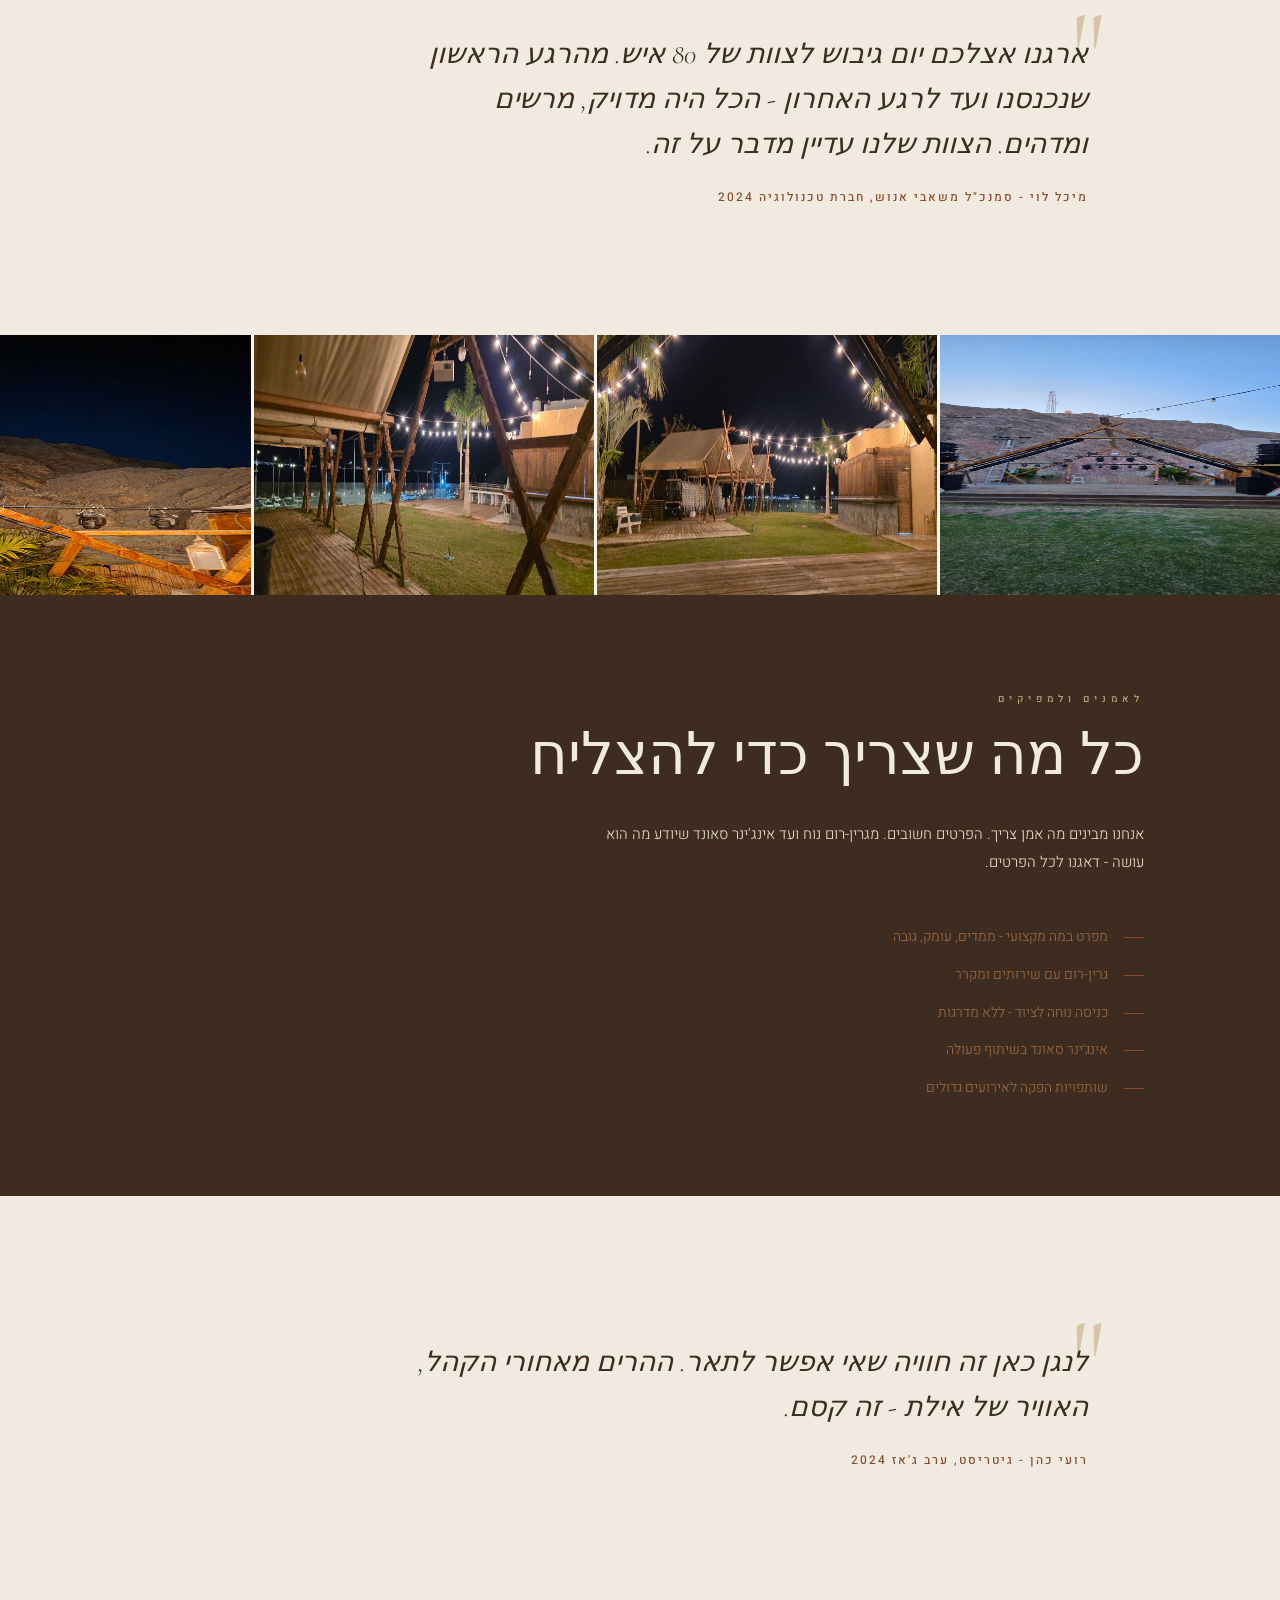
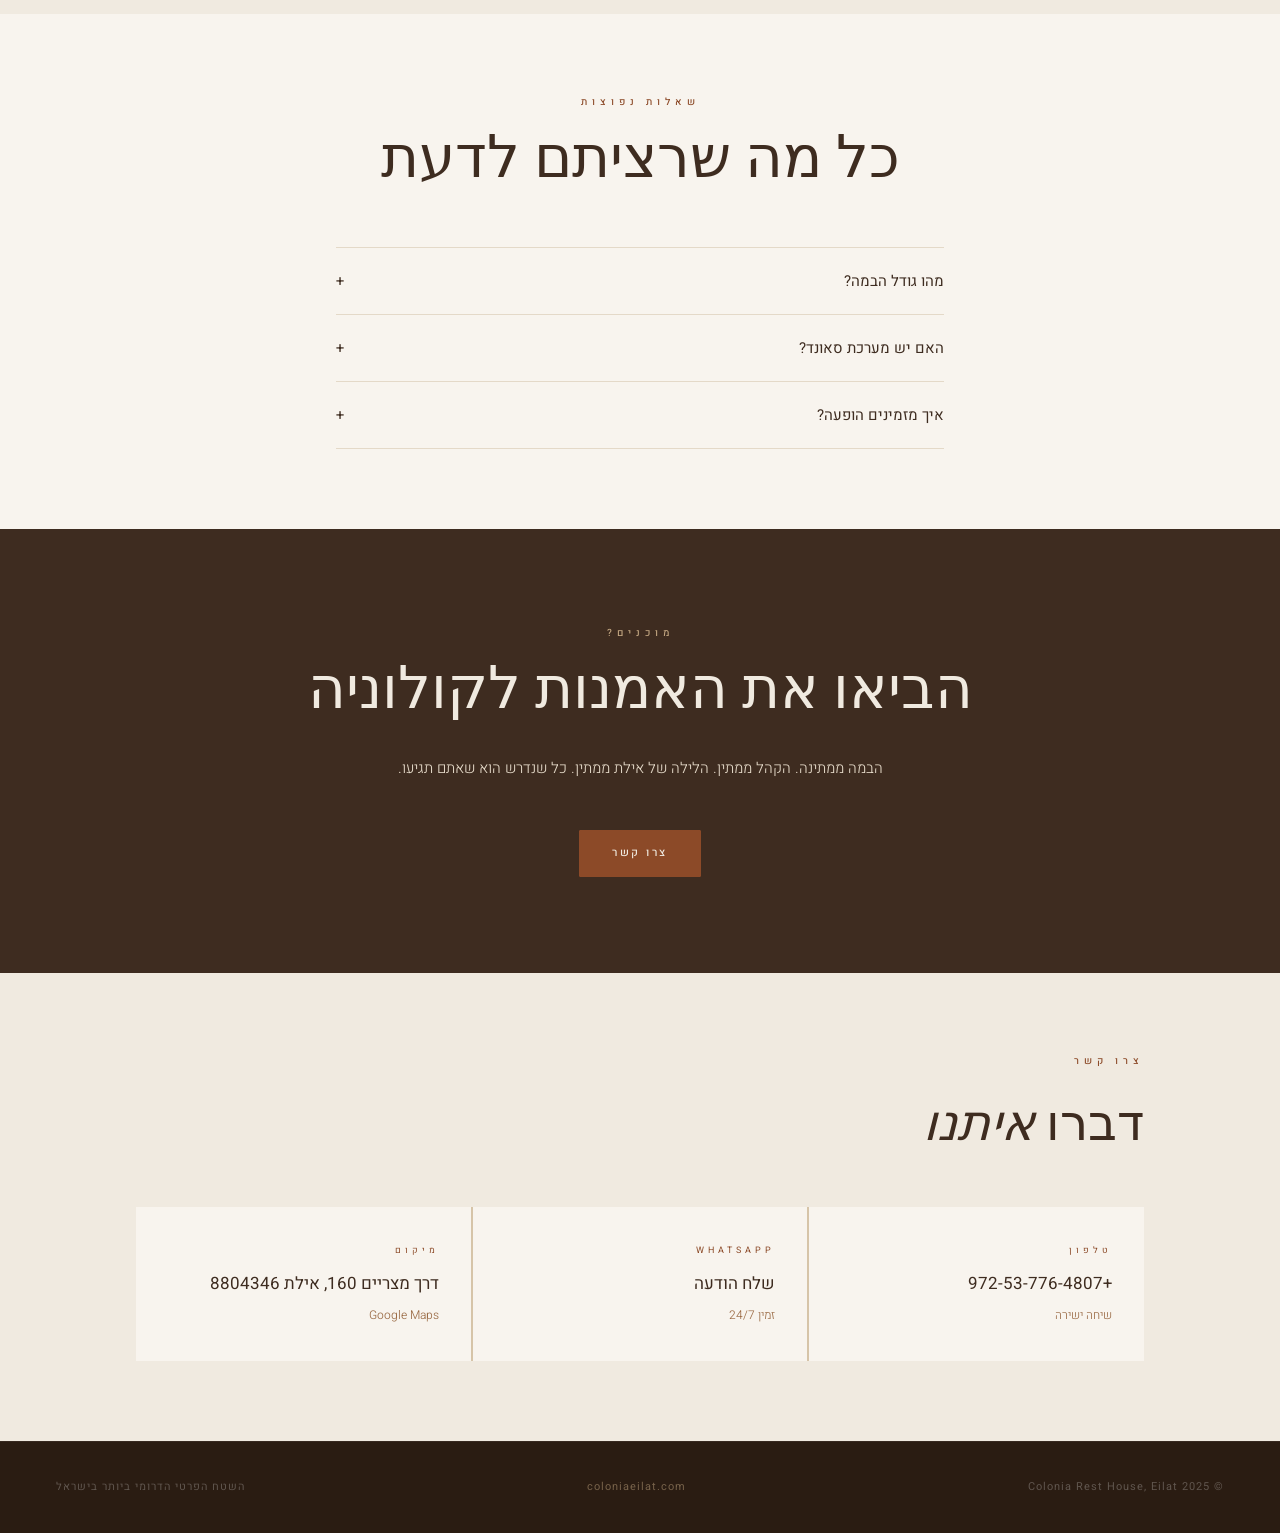
<file: shows.html>
<!DOCTYPE html>
<html lang="he" dir="rtl">
<head>
  <meta charset="UTF-8" />
  <meta name="viewport" content="width=device-width, initial-scale=1.0" />
  <title>הופעות - Colonia Rest House, Eilat</title>
  <meta name="description" content="הבמה של קולוניה - הופעות מוזיקה חיה, ערבי DJ ואירועים תרבותיים בקצה דרום ישראל." />
  <link rel="preconnect" href="https://fonts.googleapis.com" />
  <link href="https://fonts.googleapis.com/css2?family=Cormorant+Garamond:ital,wght@0,300;0,400;0,600;1,300;1,400&family=Heebo:wght@300;400;500;600&display=swap" rel="stylesheet" />
  <link rel="stylesheet" href="style.css" />
</head>
<body>

  <!-- Lang Toggle -->
  <div class="lang-switch" id="langSwitch">
    <button class="lang-btn active" id="btn-he" onclick="setLang('he')">HE</button>
    <button class="lang-btn" id="btn-en" onclick="setLang('en')">EN</button>
  </div>

  <!-- Nav -->
  <nav id="navbar">
    <a href="index.html" class="nav-logo">Colonia</a>
    <ul class="nav-links">
      <li><a href="events.html"><span class="he">אירועים</span><span class="en">Events</span></a></li>
      <li><a href="shows.html"><span class="he">הופעות</span><span class="en">Shows</span></a></li>
      <li><a href="restaurant.html"><span class="he">מסעדה</span><span class="en">Restaurant</span></a></li>
      <li><a href="diving.html"><span class="he">צלילה</span><span class="en">Diving</span></a></li>
      <li><a href="room.html"><span class="he">צימר</span><span class="en">Room</span></a></li>
      <li><a href="testimonials.html"><span class="he">המלצות</span><span class="en">Reviews</span></a></li>
      <li><a href="index.html#booking" class="nav-cta"><span class="he">סגירת תאריך</span><span class="en">Book Now</span></a></li>
    </ul>
  </nav>

  <!-- Hero -->
  <section class="hero">
    <div class="hero-bg" style="background-image: url('stage.jpg');"></div>
    <div class="hero-overlay dark"></div>
    <div class="hero-content">
      <p class="eyebrow" style="color: var(--tan);">
        <span class="he">קולוניה, אילת</span>
        <span class="en">Colonia, Eilat</span>
      </p>
      <h1 class="display light">
        <span class="he">הופעות</span>
        <span class="en">Live Shows</span>
      </h1>
      <p class="body-text" style="color: var(--warm); max-width: 560px; margin: 0 auto;">
        <span class="he">במה פתוחה תחת כיפת השמיים - לאירועי חברה, הופעות ומסיבות השקה</span>
        <span class="en">An open stage beneath the sky - for corporate events, live shows and launch parties</span>
      </p>
    </div>
  </section>

  <!-- Numbers Strip -->
  <div class="numbers-strip">
    <div class="number-item">
      <div class="number-val" data-target="500" data-suffix="+">0</div>
      <div class="number-label">
        <span class="he">עומדים</span>
        <span class="en">Standing</span>
      </div>
    </div>
    <div class="number-item">
      <div class="number-val" data-target="300" data-suffix="">0</div>
      <div class="number-label">
        <span class="he">יושבים</span>
        <span class="en">Seated</span>
      </div>
    </div>
    <div class="number-item">
      <div class="number-val" style="font-size: 1.4rem; font-family: var(--serif);">PA</div>
      <div class="number-label">
        <span class="he">מערכת מקצועית</span>
        <span class="en">Pro Sound System</span>
      </div>
    </div>
    <div class="number-item">
      <div class="number-val" style="font-size: 1.1rem; font-family: var(--serif);">
        <span class="he">תאורה מלאה</span>
        <span class="en">Full Lighting</span>
      </div>
      <div class="number-label">
        <span class="he">ריג תאורה מקצועי</span>
        <span class="en">Professional Lighting Rig</span>
      </div>
    </div>
  </div>

  <!-- Stage Section -->
  <section class="cream" style="padding: 96px 0;">
    <div class="container">
      <div style="display: grid; grid-template-columns: 1fr 1fr; gap: 80px; align-items: center;">
        <div>
          <p class="eyebrow">
            <span class="he">הבמה של קולוניה</span>
            <span class="en">The Colonia Stage</span>
          </p>
          <h2 class="display" style="margin: 16px 0 32px;">
            <span class="he">הופעה ברמה אחרת</span>
            <span class="en">Performance on Another Level</span>
          </h2>
          <p class="body-text" style="margin-bottom: 24px;">
            <span class="he">לנגן בקולוניה זה לנגן מול הרי אילת בלילה. הקהל יושב מתחת לכוכבים, ריח ים סוף באוויר, והדממה של המדבר מחכה ברקע. אין מקום כזה בישראל.</span>
            <span class="en">To perform at Colonia is to play against the Eilat mountains at night. The audience sits beneath the stars, the scent of the Red Sea in the air, the silence of the desert waiting in the wings. There is no place like this in Israel.</span>
          </p>
          <p class="body-text" style="margin-bottom: 40px;">
            <span class="he">הבמה שלנו בנויה לאמנים רציניים. האקוסטיקה, התאורה, הציוד - הכל במקום. מה שחסר זה רק אתם.</span>
            <span class="en">Our stage is built for serious artists. The acoustics, lighting, equipment - everything is in place. All that's missing is you.</span>
          </p>
          <ul class="feature-list">
            <li class="feature-item">
              <span class="feature-marker"></span>
              <span class="he">מערכת PA מקצועית</span>
              <span class="en">Professional PA System</span>
            </li>
            <li class="feature-item">
              <span class="feature-marker"></span>
              <span class="he">ריג תאורה מלא</span>
              <span class="en">Full Lighting Rig</span>
            </li>
            <li class="feature-item">
              <span class="feature-marker"></span>
              <span class="he">גרין-רום לאמנים</span>
              <span class="en">Artist Green Room</span>
            </li>
            <li class="feature-item">
              <span class="feature-marker"></span>
              <span class="he">כניסת ציוד נוחה</span>
              <span class="en">Easy Equipment Access</span>
            </li>
            <li class="feature-item">
              <span class="feature-marker"></span>
              <span class="he">אינג'ינר סאונד זמין</span>
              <span class="en">Sound Engineer Available</span>
            </li>
          </ul>
        </div>
        <div style="aspect-ratio: 4/5; overflow: hidden; border-radius: 2px;">
          <img src="stage.jpg" alt="Colonia Stage" style="width: 100%; height: 100%; object-fit: cover;" />
        </div>
      </div>
    </div>
  </section>

  <!-- What Happens Here -->
  <section class="warm" style="padding: 96px 0;">
    <div class="container">
      <div style="text-align: center; margin-bottom: 64px;">
        <p class="eyebrow">
          <span class="he">מה קורה כאן</span>
          <span class="en">What Happens Here</span>
        </p>
        <h2 class="display" style="margin-top: 16px;">
          <span class="he">כל ערב הוא עולם</span>
          <span class="en">Every Evening, a World</span>
        </h2>
      </div>
      <div class="card-grid" style="grid-template-columns: repeat(3, 1fr);">
        <div class="card">
          <div class="card-num">01</div>
          <div class="card-title">
            <span class="he">הופעות מוזיקה חיה</span>
            <span class="en">Live Music</span>
          </div>
          <div class="card-body">
            <span class="he">מג'אז עד רוק, מפולק עד אתני - הבמה שלנו קיבלה את כולם. הרכבים קטנים ולהקות גדולות, ערבי סולו ומופעים מלאים.</span>
            <span class="en">From jazz to rock, folk to ethnic - our stage has welcomed them all. Small ensembles and full bands, solo evenings and complete productions.</span>
          </div>
        </div>
        <div class="card">
          <div class="card-num">02</div>
          <div class="card-title">
            <span class="he">אירועי DJ</span>
            <span class="en">DJ Nights</span>
          </div>
          <div class="card-body">
            <span class="he">מערכת הסאונד שלנו מוכנה לכל סט. תחת כיפת השמיים, עם הקהל שרוקד על הדשא - אנרגיה שאי אפשר לשחזר באולם סגור.</span>
            <span class="en">Our sound system is ready for any set. Under open skies, with the crowd dancing on the grass - energy impossible to recreate in a closed hall.</span>
          </div>
        </div>
        <div class="card">
          <div class="card-num">03</div>
          <div class="card-title">
            <span class="he">אירועים תרבותיים</span>
            <span class="en">Cultural Events</span>
          </div>
          <div class="card-body">
            <span class="he">תיאטרון, פלמנקו, ריקוד, שירה - הבמה שלנו מתאימה לכל צורת ביטוי אמנותי. המרחב הפתוח מוסיף ממד שאין לו מחיר.</span>
            <span class="en">Theatre, flamenco, dance, spoken word - our stage suits any form of artistic expression. The open space adds a dimension beyond price.</span>
          </div>
        </div>
      </div>
    </div>
  </section>

  <!-- Corporate Events Section -->
  <section class="dark" style="padding: 96px 0;">
    <div class="container">
      <div style="text-align: center; margin-bottom: 64px;">
        <p class="eyebrow" style="color: var(--tan);">
          <span class="he">לעסקים ולחברות</span>
          <span class="en">For Business & Corporates</span>
        </p>
        <h2 class="display light" style="margin-top: 16px;">
          <span class="he">אירועי חברה בסטנדרט אחר</span>
          <span class="en">Corporate Events at a Different Standard</span>
        </h2>
        <p class="body-text" style="color: rgba(244,239,232,0.6); max-width: 560px; margin: 16px auto 0;">
          <span class="he">קולוניה מארחת חברות מהמובילות בישראל לאירועים שנשארים בזיכרון. המתחם הייחודי שלנו מציע שילוב בלתי אפשרי - מקצועיות ברמה הגבוהה ביותר, יחד עם נוף וסביבה שאין כמותם.</span>
          <span class="en">Colonia hosts some of Israel's leading companies for events that leave a lasting mark. Our unique venue offers an impossible combination - top-tier professionalism, together with scenery and atmosphere like nowhere else.</span>
        </p>
      </div>
      <div class="card-grid" style="grid-template-columns: repeat(4, 1fr);">
        <div class="card" style="background: rgba(255,255,255,0.06); border: 1px solid rgba(255,255,255,0.1);">
          <div class="card-num" style="color: var(--tan);">01</div>
          <div class="card-title" style="color: var(--cream);">
            <span class="he">ימי גיבוש</span>
            <span class="en">Team Building</span>
          </div>
          <div class="card-body" style="color: rgba(244,239,232,0.5);">
            <span class="he">גיבוש צוות בסביבה ייחודית - שילוב של פעילויות, אוכל, מוזיקה ונוף שמייצר אנרגיה שקשה לשכפל.</span>
            <span class="en">Team bonding in a unique setting - combining activities, food, music and scenery that creates energy hard to replicate.</span>
          </div>
        </div>
        <div class="card" style="background: rgba(255,255,255,0.06); border: 1px solid rgba(255,255,255,0.1);">
          <div class="card-num" style="color: var(--tan);">02</div>
          <div class="card-title" style="color: var(--cream);">
            <span class="he">כנסים ומפגשים</span>
            <span class="en">Conferences</span>
          </div>
          <div class="card-body" style="color: rgba(244,239,232,0.5);">
            <span class="he">מרחב פתוח לכנסים, ימי עיון ופרזנטציות - עם ציוד מקצועי ואווירה שמעוררת חשיבה.</span>
            <span class="en">Open space for conferences, seminars and presentations - with professional equipment and an atmosphere that stimulates thinking.</span>
          </div>
        </div>
        <div class="card" style="background: rgba(255,255,255,0.06); border: 1px solid rgba(255,255,255,0.1);">
          <div class="card-num" style="color: var(--tan);">03</div>
          <div class="card-title" style="color: var(--cream);">
            <span class="he">מסיבות חברה</span>
            <span class="en">Company Parties</span>
          </div>
          <div class="card-body" style="color: rgba(244,239,232,0.5);">
            <span class="he">חגיגות סיום שנה, יובלים ואירועי עובדים - המתחם שלנו יוצר חגיגה בלתי נשכחת.</span>
            <span class="en">Year-end celebrations, milestones and employee events - our venue creates an unforgettable celebration.</span>
          </div>
        </div>
        <div class="card" style="background: rgba(255,255,255,0.06); border: 1px solid rgba(255,255,255,0.1);">
          <div class="card-num" style="color: var(--tan);">04</div>
          <div class="card-title" style="color: var(--cream);">
            <span class="he">אירועי השקה</span>
            <span class="en">Launch Events</span>
          </div>
          <div class="card-body" style="color: rgba(244,239,232,0.5);">
            <span class="he">השקת מוצר, מותג או פרויקט - ברקע שלא שוכחים, עם הפקה מלאה מקצה לקצה.</span>
            <span class="en">Product, brand or project launches - against a backdrop that stays with you, with full end-to-end production.</span>
          </div>
        </div>
      </div>
    </div>
  </section>

  <!-- Corporate Quote -->
  <section class="cream" style="padding: 80px 0;">
    <div class="container">
      <div class="quote-block">
        <div class="quote-mark">"</div>
        <p class="quote-text">
          <span class="he">ארגנו אצלכם יום גיבוש לצוות של 80 איש. מהרגע הראשון שנכנסנו ועד לרגע האחרון - הכל היה מדויק, מרשים ומדהים. הצוות שלנו עדיין מדבר על זה.</span>
          <span class="en">We organized a team-building day for a team of 80. From the first moment we arrived to the last - everything was precise, impressive and amazing. Our team is still talking about it.</span>
        </p>
        <p class="quote-author">
          <span class="he">מיכל לוי - סמנכ"ל משאבי אנוש, חברת טכנולוגיה 2024</span>
          <span class="en">Michal Levi - VP Human Resources, Tech Company 2024</span>
        </p>
      </div>
    </div>
  </section>

  <!-- Photo Strip -->
  <div class="photo-strip">
    <img src="stage.jpg" class="strip-photo" alt="הבמה" />
    <img src="nightgarden1.jpg" class="strip-photo" alt="גינת לילה" />
    <img src="nightgarden3.jpg" class="strip-photo" alt="גינת לילה" />
    <img src="night2.jpg" class="strip-photo" alt="לילה בקולוניה" />
    <img src="garden5.jpg" class="strip-photo" alt="הגינה" />
  </div>

  <!-- For Artists Section -->
  <section class="dark" style="padding: 96px 0;">
    <div class="container">
      <div style="max-width: 680px;">
        <p class="eyebrow" style="color: var(--tan);">
          <span class="he">לאמנים ולמפיקים</span>
          <span class="en">For Artists and Producers</span>
        </p>
        <h2 class="display light" style="margin: 16px 0 32px;">
          <span class="he">כל מה שצריך כדי להצליח</span>
          <span class="en">Everything You Need to Succeed</span>
        </h2>
        <p class="body-text" style="color: var(--warm); margin-bottom: 48px;">
          <span class="he">אנחנו מבינים מה אמן צריך. הפרטים חשובים. מגרין-רום נוח ועד אינג'ינר סאונד שיודע מה הוא עושה - דאגנו לכל הפרטים.</span>
          <span class="en">We understand what an artist needs. Details matter. From a comfortable green room to a sound engineer who knows what they're doing - we've thought of everything.</span>
        </p>
        <ul class="feature-list">
          <li class="feature-item">
            <span class="feature-marker"></span>
            <span class="he">מפרט במה מקצועי - ממדים, עומק, גובה</span>
            <span class="en">Professional stage specs - dimensions, depth, height</span>
          </li>
          <li class="feature-item">
            <span class="feature-marker"></span>
            <span class="he">גרין-רום עם שירותים ומקרר</span>
            <span class="en">Green room with restrooms and refrigerator</span>
          </li>
          <li class="feature-item">
            <span class="feature-marker"></span>
            <span class="he">כניסה נוחה לציוד - ללא מדרגות</span>
            <span class="en">Easy equipment loading - no stairs</span>
          </li>
          <li class="feature-item">
            <span class="feature-marker"></span>
            <span class="he">אינג'ינר סאונד בשיתוף פעולה</span>
            <span class="en">Sound engineer in collaboration</span>
          </li>
          <li class="feature-item">
            <span class="feature-marker"></span>
            <span class="he">שותפויות הפקה לאירועים גדולים</span>
            <span class="en">Production partnerships for large events</span>
          </li>
        </ul>
      </div>
    </div>
  </section>

  <!-- Quote Block -->
  <section class="cream" style="padding: 96px 0;">
    <div class="container">
      <div class="quote-block">
        <div class="quote-mark">"</div>
        <p class="quote-text">
          <span class="he">לנגן כאן זה חוויה שאי אפשר לתאר. ההרים מאחורי הקהל, האוויר של אילת - זה קסם.</span>
          <span class="en">Playing here is an experience that can't be described. The mountains behind the crowd, the air of Eilat - it's magic.</span>
        </p>
        <p class="quote-author">
          <span class="he">רועי כהן - גיטריסט, ערב ג'אז 2024</span>
          <span class="en">Roi Cohen - Guitarist, Jazz Evening 2024</span>
        </p>
      </div>
    </div>
  </section>

  <!-- Accordion FAQ -->
  <section style="padding: 80px 0; background: var(--white);">
    <div class="container" style="max-width: 720px;">
      <div style="text-align: center; margin-bottom: 56px;">
        <p class="eyebrow">
          <span class="he">שאלות נפוצות</span>
          <span class="en">FAQ</span>
        </p>
        <h2 class="display" style="margin-top: 16px;">
          <span class="he">כל מה שרציתם לדעת</span>
          <span class="en">Everything You Wanted to Know</span>
        </h2>
      </div>
      <div class="accordion">
        <div class="accordion-item">
          <button class="accordion-trigger">
            <span class="he">מהו גודל הבמה?</span>
            <span class="en">What is the stage size?</span>
            <span class="accordion-arrow">+</span>
          </button>
          <div class="accordion-body">
            <p class="body-text">
              <span class="he">הבמה מקצועית ומתאימה לחבורות קטנות ועד להרכבים גדולים. ניתן להתאים את הפריסה לצרכי כל הופעה - מסולו אקוסטי ועד להרכב מלא עם סקשן קצב.</span>
              <span class="en">The stage is professional and accommodates small groups through large ensembles. The layout can be adapted to the needs of each performance - from acoustic solo to a full band with rhythm section.</span>
            </p>
          </div>
        </div>
        <div class="accordion-item">
          <button class="accordion-trigger">
            <span class="he">האם יש מערכת סאונד?</span>
            <span class="en">Is there a sound system?</span>
            <span class="accordion-arrow">+</span>
          </button>
          <div class="accordion-body">
            <p class="body-text">
              <span class="he">כן. יש מערכת PA מקצועית מותקנת, ואינג'ינר סאונד זמין לפי בקשה. אנחנו ממליצים לתאם מראש את הצרכים הטכניים של ההופעה.</span>
              <span class="en">Yes. A professional PA system is installed, and a sound engineer is available upon request. We recommend coordinating the technical requirements of the show in advance.</span>
            </p>
          </div>
        </div>
        <div class="accordion-item">
          <button class="accordion-trigger">
            <span class="he">איך מזמינים הופעה?</span>
            <span class="en">How do you book a show?</span>
            <span class="accordion-arrow">+</span>
          </button>
          <div class="accordion-body">
            <p class="body-text">
              <span class="he">יצירת קשר ישירה - צרו איתנו קשר דרך הטופס באתר או בוואטסאפ. נשמח לשמוע על הפרויקט שלכם ולתכנן יחד את הערב המושלם.</span>
              <span class="en">Direct contact - reach us through the site form or via WhatsApp. We'd love to hear about your project and plan the perfect evening together.</span>
            </p>
          </div>
        </div>
      </div>
    </div>
  </section>

  <!-- CTA Section -->
  <section class="dark" style="padding: 96px 0; text-align: center;">
    <div class="container">
      <p class="eyebrow" style="color: var(--tan);">
        <span class="he">מוכנים?</span>
        <span class="en">Ready?</span>
      </p>
      <h2 class="display light" style="margin: 16px 0 32px;">
        <span class="he">הביאו את האמנות לקולוניה</span>
        <span class="en">Bring Your Art to Colonia</span>
      </h2>
      <p class="body-text" style="color: var(--warm); max-width: 520px; margin: 0 auto 48px;">
        <span class="he">הבמה ממתינה. הקהל ממתין. הלילה של אילת ממתין. כל שנדרש הוא שאתם תגיעו.</span>
        <span class="en">The stage is waiting. The audience is waiting. The Eilat night is waiting. All it takes is for you to arrive.</span>
      </p>
      <a href="index.html#booking" class="btn btn-solid">
        <span class="he">צרו קשר</span>
        <span class="en">Get in Touch</span>
      </a>
    </div>
  </section>

  <!-- Footer -->
  
  <!-- CONTACT -->
  <section style="background:var(--cream,#F0EAE0);padding:80px 0;" id="contact-sub">
    <div style="max-width:1120px;margin:0 auto;padding:0 56px;">
      <p style="font-size:10px;font-weight:500;letter-spacing:5px;text-transform:uppercase;color:#8C4A28;margin-bottom:12px;">
        <span class="he">צרו קשר</span><span class="en">Contact</span>
      </p>
      <h2 style="font-family:Cormorant Garamond,serif;font-size:clamp(32px,4vw,50px);font-weight:300;color:#3E2C20;margin-bottom:40px;">
        <span class="he">דברו <em>איתנו</em></span><span class="en">Get in <em>Touch</em></span>
      </h2>
      <div style="display:grid;grid-template-columns:repeat(3,1fr);gap:2px;background:#D6C4A8;">
        <a href="tel:+972537764807" style="background:#F8F4EE;padding:36px 32px;text-decoration:none;display:block;transition:background 0.25s;">
          <span style="font-size:9px;letter-spacing:4px;text-transform:uppercase;color:#8C4A28;margin-bottom:12px;display:block;">
            <span class="he">טלפון</span><span class="en">Phone</span>
          </span>
          <div style="font-size:17px;color:#3E2C20;font-weight:400;">+972-53-776-4807</div>
          <div style="font-size:12px;color:#9A6A44;margin-top:6px;font-weight:300;"><span class="he">שיחה ישירה</span><span class="en">Direct call</span></div>
        </a>
        <a href="https://wa.me/972537764807" style="background:#F8F4EE;padding:36px 32px;text-decoration:none;display:block;transition:background 0.25s;">
          <span style="font-size:9px;letter-spacing:4px;text-transform:uppercase;color:#8C4A28;margin-bottom:12px;display:block;">WhatsApp</span>
          <div style="font-size:17px;color:#3E2C20;font-weight:400;"><span class="he">שלח הודעה</span><span class="en">Send a message</span></div>
          <div style="font-size:12px;color:#9A6A44;margin-top:6px;font-weight:300;"><span class="he">זמין 24/7</span><span class="en">Available 24/7</span></div>
        </a>
        <a href="https://maps.app.goo.gl/pSJWfZtYGJY27FjQ9" target="_blank" style="background:#F8F4EE;padding:36px 32px;text-decoration:none;display:block;transition:background 0.25s;">
          <span style="font-size:9px;letter-spacing:4px;text-transform:uppercase;color:#8C4A28;margin-bottom:12px;display:block;"><span class="he">מיקום</span><span class="en">Location</span></span>
          <div style="font-size:17px;color:#3E2C20;font-weight:400;"><span class="he">דרך מצריים 160, אילת 8804346</span><span class="en">Derech Mitzraim 160, Eilat 8804346</span></div>
          <div style="font-size:12px;color:#9A6A44;margin-top:6px;font-weight:300;">Google Maps</div>
        </a>
      </div>
    </div>
  </section>
  <footer>
    <span>© 2025 Colonia Rest House, Eilat</span>
    <span><a href="index.html">coloniaeilat.com</a></span>
    <span class="he">השטח הפרטי הדרומי ביותר בישראל</span>
    <span class="en">Israel's Southernmost Private Land</span>
  </footer>

  <!-- Sticky CTA -->
  <div class="sticky-cta">
    <a href="index.html#booking" class="btn btn-solid">
      <span class="he">צרו קשר</span>
      <span class="en">Get in Touch</span>
    </a>
  </div>

  <script>
    // Lang toggle
    function setLang(l) {
      document.body.classList.toggle('lang-en', l==='en');
      document.getElementById('btn-he').classList.toggle('active', l==='he');
      document.getElementById('btn-en').classList.toggle('active', l==='en');
      document.documentElement.setAttribute('dir', l==='en' ? 'ltr' : 'rtl');
      document.documentElement.setAttribute('lang', l);
    }
    // Scrolled nav
    window.addEventListener('scroll', () => {
      const nav = document.getElementById('navbar');
      if (nav) nav.classList.toggle('scrolled', window.scrollY > 50);
      // Sticky CTA
      const cta = document.querySelector('.sticky-cta');
      if (cta) cta.classList.toggle('visible', window.scrollY > 200);
    });
    // Smooth scroll
    document.querySelectorAll('a[href^="#"]').forEach(a => {
      a.addEventListener('click', e => {
        const t = document.querySelector(a.getAttribute('href'));
        if (t) { e.preventDefault(); t.scrollIntoView({ behavior: 'smooth' }); }
      });
    });
    // Feature list animation
    const observer = new IntersectionObserver((entries) => {
      entries.forEach((entry, i) => {
        if (entry.isIntersecting) {
          setTimeout(() => entry.target.classList.add('visible'), i * 80);
        }
      });
    }, { threshold: 0.1 });
    document.querySelectorAll('.feature-item').forEach(el => observer.observe(el));
    // Number counters
    const countObserver = new IntersectionObserver((entries) => {
      entries.forEach(entry => {
        if (entry.isIntersecting) {
          const el = entry.target;
          const target = parseInt(el.dataset.target);
          const suffix = el.dataset.suffix || '';
          let current = 0;
          const step = target / 50;
          const timer = setInterval(() => {
            current = Math.min(current + step, target);
            el.textContent = Math.round(current) + suffix;
            if (current >= target) clearInterval(timer);
          }, 30);
          countObserver.unobserve(el);
        }
      });
    }, { threshold: 0.5 });
    document.querySelectorAll('[data-target]').forEach(el => countObserver.observe(el));
    // Accordion
    document.querySelectorAll('.accordion-trigger').forEach(btn => {
      btn.addEventListener('click', () => {
        const item = btn.parentElement;
        const body = item.querySelector('.accordion-body');
        const isOpen = item.classList.contains('open');
        document.querySelectorAll('.accordion-item.open').forEach(i => {
          i.classList.remove('open');
          i.querySelector('.accordion-body').style.maxHeight = '0';
        });
        if (!isOpen) {
          item.classList.add('open');
          body.style.maxHeight = body.scrollHeight + 'px';
        }
      });
    });
    // Drag scroll for photo strip
    document.querySelectorAll('.photo-strip').forEach(el => {
      let isDown = false, startX, scrollLeft;
      el.addEventListener('mousedown', e => { isDown = true; startX = e.pageX - el.offsetLeft; scrollLeft = el.scrollLeft; });
      el.addEventListener('mouseleave', () => isDown = false);
      el.addEventListener('mouseup', () => isDown = false);
      el.addEventListener('mousemove', e => { if (!isDown) return; e.preventDefault(); const x = e.pageX - el.offsetLeft; el.scrollLeft = scrollLeft - (x - startX); });
    });
    // Hero bg pan
    const heroBg = document.querySelector('.hero-bg');
    if (heroBg) { window.addEventListener('load', () => heroBg.classList.add('loaded')); }
  </script>
</body>
</html>
</file>
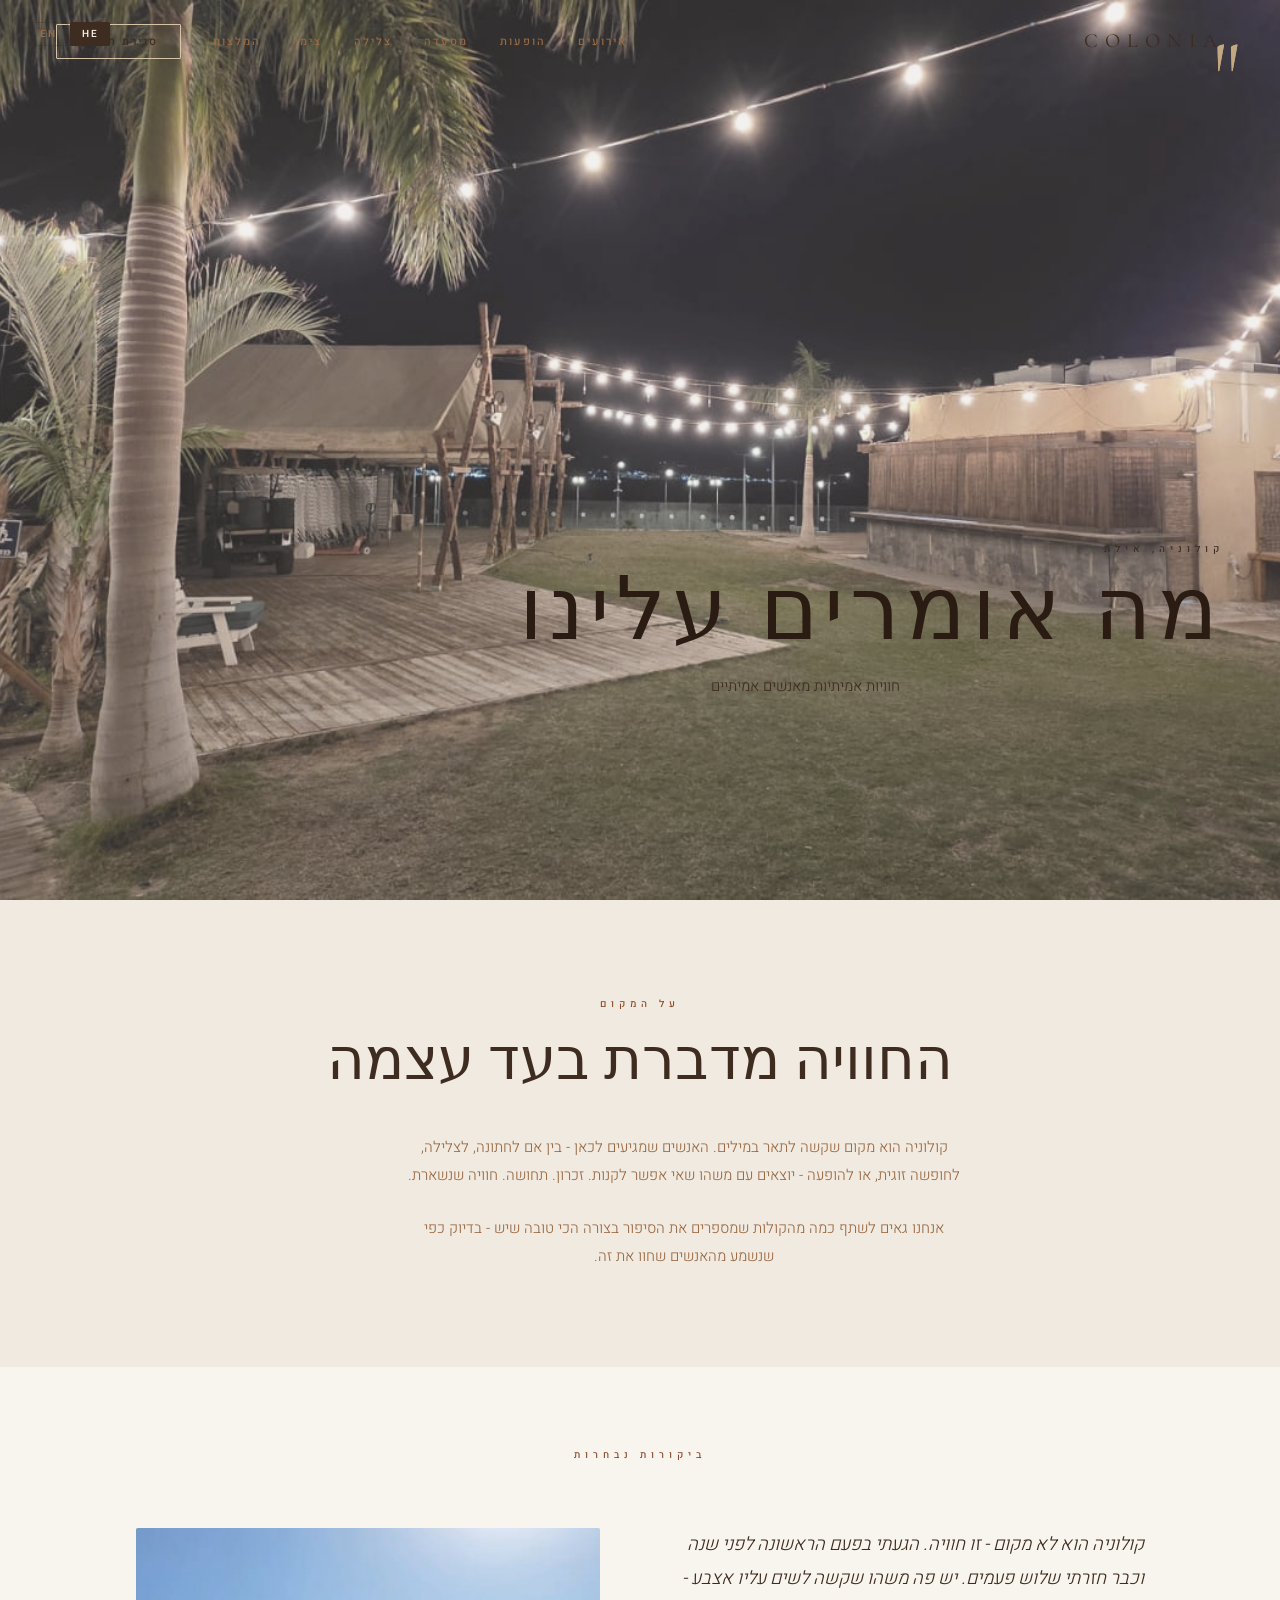
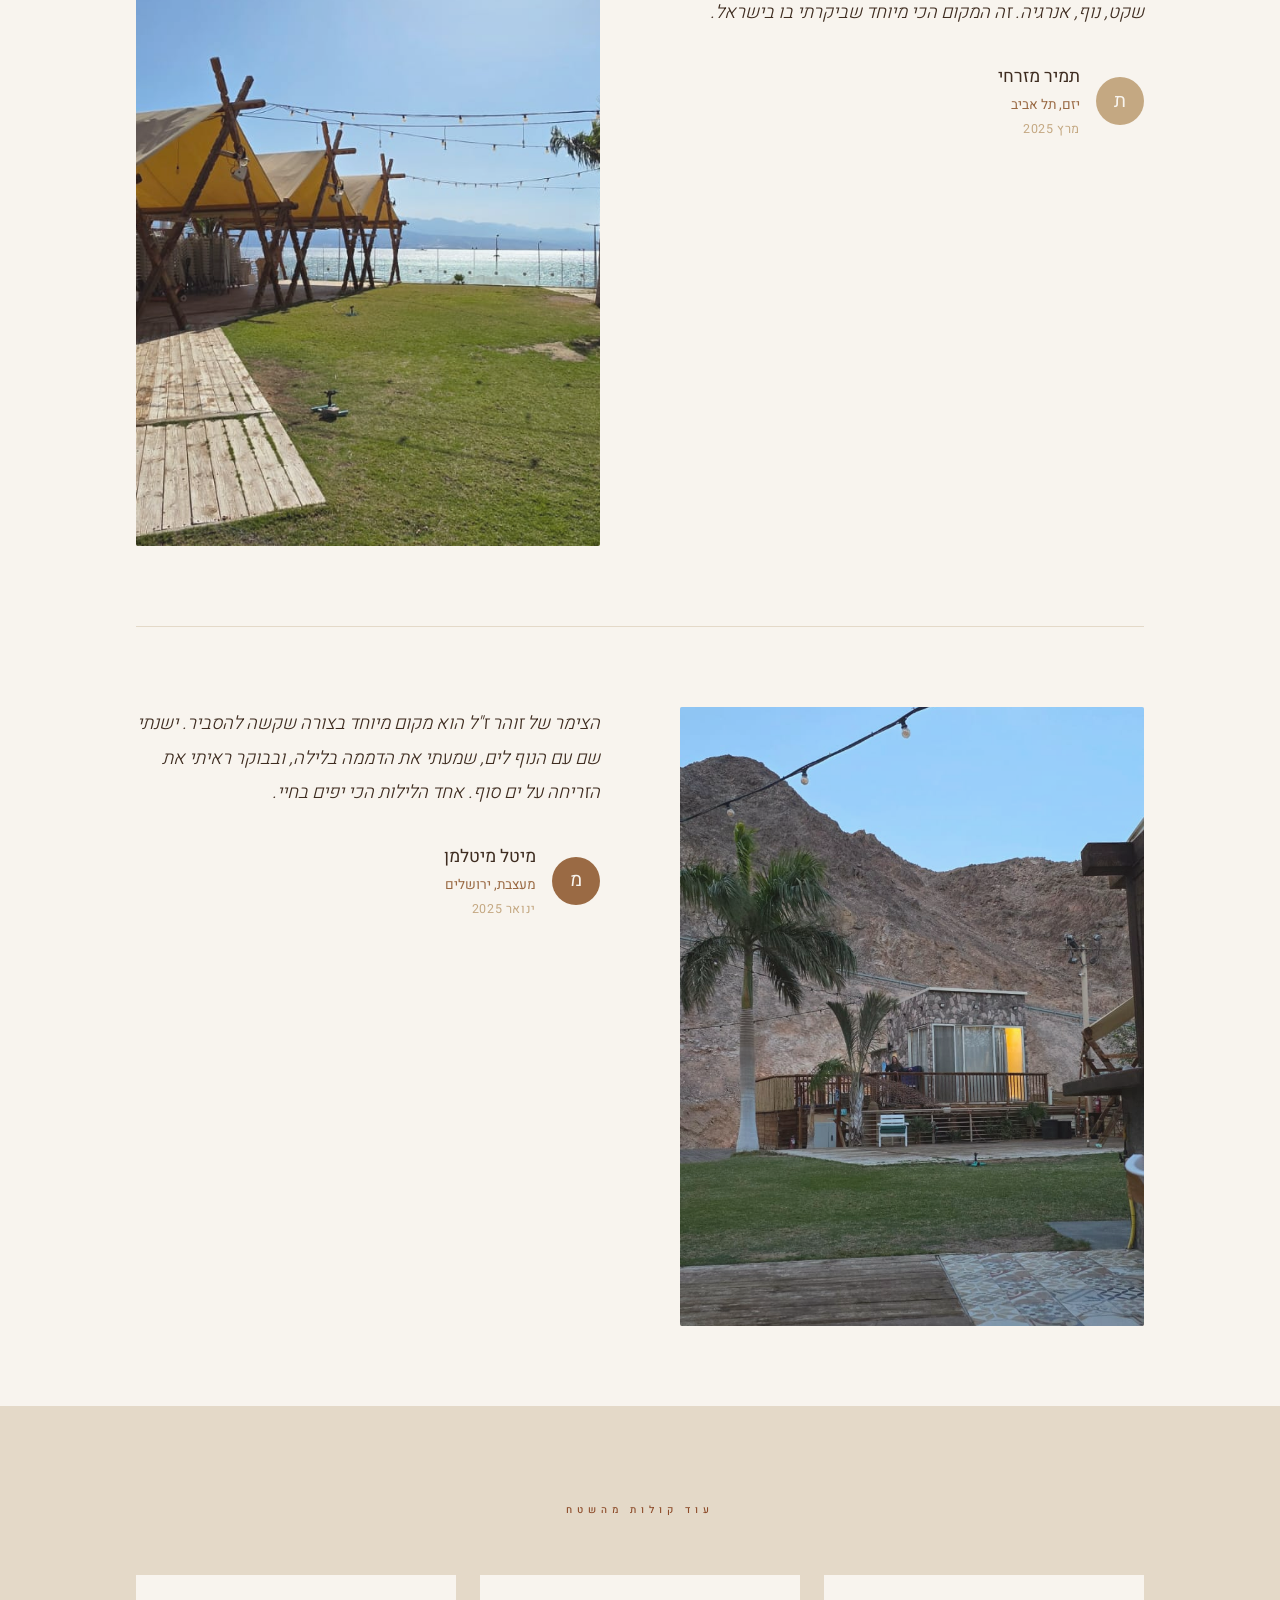
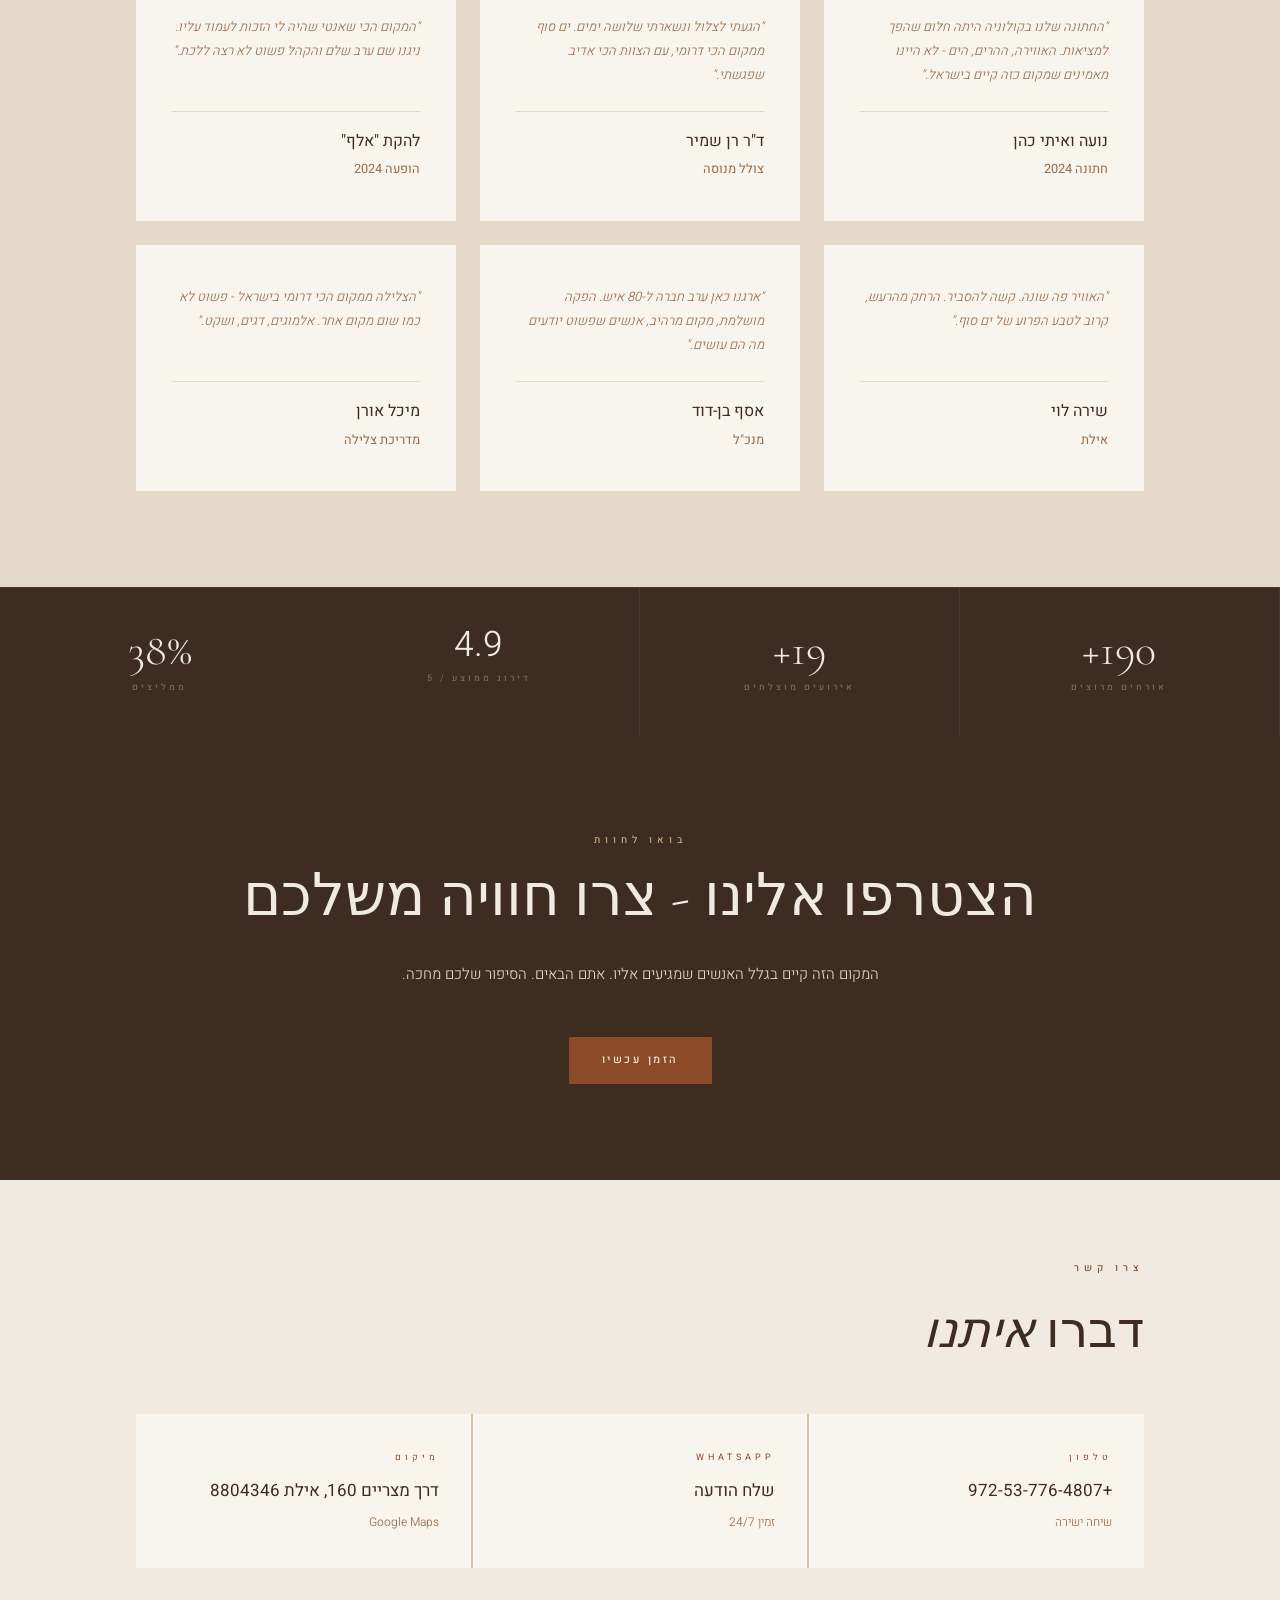
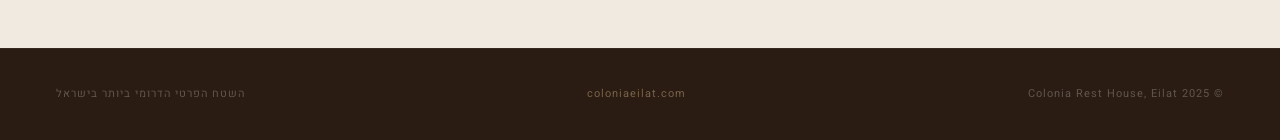
<file: testimonials.html>
<!DOCTYPE html>
<html lang="he" dir="rtl">
<head>
  <meta charset="UTF-8" />
  <meta name="viewport" content="width=device-width, initial-scale=1.0" />
  <title>המלצות - Colonia Rest House, Eilat</title>
  <meta name="description" content="מה אומרים עלינו - חוויות אמיתיות מאנשים שביקרו בקולוניה, אילת." />
  <link rel="preconnect" href="https://fonts.googleapis.com" />
  <link href="https://fonts.googleapis.com/css2?family=Cormorant+Garamond:ital,wght@0,300;0,400;0,600;1,300;1,400&family=Heebo:wght@300;400;500;600&display=swap" rel="stylesheet" />
  <link rel="stylesheet" href="style.css" />
</head>
<body>

  <!-- Lang Toggle -->
  <div class="lang-switch" id="langSwitch">
    <button class="lang-btn active" id="btn-he" onclick="setLang('he')">HE</button>
    <button class="lang-btn" id="btn-en" onclick="setLang('en')">EN</button>
  </div>

  <!-- Nav -->
  <nav id="navbar">
    <a href="index.html" class="nav-logo">Colonia</a>
    <ul class="nav-links">
      <li><a href="events.html"><span class="he">אירועים</span><span class="en">Events</span></a></li>
      <li><a href="shows.html"><span class="he">הופעות</span><span class="en">Shows</span></a></li>
      <li><a href="restaurant.html"><span class="he">מסעדה</span><span class="en">Restaurant</span></a></li>
      <li><a href="diving.html"><span class="he">צלילה</span><span class="en">Diving</span></a></li>
      <li><a href="room.html"><span class="he">צימר</span><span class="en">Room</span></a></li>
      <li><a href="testimonials.html"><span class="he">המלצות</span><span class="en">Reviews</span></a></li>
      <li><a href="index.html#booking" class="nav-cta"><span class="he">סגירת תאריך</span><span class="en">Book Now</span></a></li>
    </ul>
  </nav>

  <!-- Hero -->
  <section class="hero">
    <div class="hero-bg" style="background-image: url('nightgarden5.jpg');"></div>
    <div class="hero-overlay" style="background: rgba(240,234,224,0.18);"></div>
    <div class="hero-content">
      <p class="eyebrow" style="color: var(--earth);">
        <span class="he">קולוניה, אילת</span>
        <span class="en">Colonia, Eilat</span>
      </p>
      <h1 class="display" style="color: var(--dark);">
        <span class="he">מה אומרים עלינו</span>
        <span class="en">What They Say</span>
      </h1>
      <p class="body-text" style="color: var(--earth); max-width: 520px; margin: 0 auto;">
        <span class="he">חוויות אמיתיות מאנשים אמיתיים</span>
        <span class="en">Real experiences from real people</span>
      </p>
    </div>
  </section>

  <!-- Intro Section -->
  <section class="cream" style="padding: 96px 0;">
    <div class="container" style="max-width: 760px; text-align: center;">
      <p class="eyebrow">
        <span class="he">על המקום</span>
        <span class="en">About This Place</span>
      </p>
      <h2 class="display" style="margin: 16px 0 40px;">
        <span class="he">החוויה מדברת בעד עצמה</span>
        <span class="en">The Experience Speaks for Itself</span>
      </h2>
      <p class="body-text" style="margin-bottom: 24px;">
        <span class="he">קולוניה הוא מקום שקשה לתאר במילים. האנשים שמגיעים לכאן - בין אם לחתונה, לצלילה, לחופשה זוגית, או להופעה - יוצאים עם משהו שאי אפשר לקנות. זכרון. תחושה. חוויה שנשארת.</span>
        <span class="en">Colonia is a place that's hard to describe in words. The people who come here - whether for a wedding, diving, a couples' retreat, or a show - leave with something that can't be bought. A memory. A feeling. An experience that stays.</span>
      </p>
      <p class="body-text">
        <span class="he">אנחנו גאים לשתף כמה מהקולות שמספרים את הסיפור בצורה הכי טובה שיש - בדיוק כפי שנשמע מהאנשים שחוו את זה.</span>
        <span class="en">We're proud to share a few of the voices that tell the story best - exactly as heard from the people who experienced it.</span>
      </p>
    </div>
  </section>

  <!-- Featured Reviews -->
  <section style="padding: 80px 0; background: var(--white);">
    <div class="container">
      <p class="eyebrow" style="text-align: center; margin-bottom: 64px;">
        <span class="he">ביקורות נבחרות</span>
        <span class="en">Featured Reviews</span>
      </p>

      <!-- Review 1 - Tamir Mizrahi -->
      <div style="display: grid; grid-template-columns: 1fr 1fr; gap: 80px; align-items: start; margin-bottom: 80px; padding-bottom: 80px; border-bottom: 1px solid var(--warm);">
        <div>
          <div class="quote-mark" style="font-size: 6rem; line-height: 1; color: var(--tan); margin-bottom: 8px;">"</div>
          <p class="body-text" style="font-size: 1.15rem; line-height: 1.85; color: var(--earth); margin-bottom: 32px; font-style: italic;">
            <span class="he">קולוניה הוא לא מקום - זו חוויה. הגעתי בפעם הראשונה לפני שנה וכבר חזרתי שלוש פעמים. יש פה משהו שקשה לשים עליו אצבע - שקט, נוף, אנרגיה. זה המקום הכי מיוחד שביקרתי בו בישראל.</span>
            <span class="en">Colonia is not a place - it's an experience. I came for the first time a year ago and have already returned three times. There's something here that's hard to put into words - quiet, views, energy. The most special place I've visited in Israel.</span>
          </p>
          <div style="display: flex; align-items: center; gap: 16px;">
            <div style="width: 48px; height: 48px; border-radius: 50%; background: var(--tan); display: flex; align-items: center; justify-content: center; font-family: var(--serif); color: var(--white); font-size: 1.2rem;">ת</div>
            <div>
              <div style="font-family: var(--serif); font-size: 1.1rem; color: var(--earth);">
                <span class="he">תמיר מזרחי</span>
                <span class="en">Tamir Mizrahi</span>
              </div>
              <div style="font-size: 0.85rem; color: var(--brown); margin-top: 2px;">
                <span class="he">יזם, תל אביב</span>
                <span class="en">Entrepreneur, Tel Aviv</span>
              </div>
              <div style="font-size: 0.78rem; color: var(--tan); margin-top: 2px; letter-spacing: 0.05em;">
                <span class="he">מרץ 2025</span>
                <span class="en">March 2025</span>
              </div>
            </div>
          </div>
        </div>
        <div style="aspect-ratio: 3/4; overflow: hidden; border-radius: 2px; background: var(--warm);">
          <img src="garden5.jpg" alt="Colonia" style="width: 100%; height: 100%; object-fit: cover; opacity: 0.9;" />
        </div>
      </div>

      <!-- Review 2 - Meital Mittelman -->
      <div style="display: grid; grid-template-columns: 1fr 1fr; gap: 80px; align-items: start;">
        <div style="aspect-ratio: 3/4; overflow: hidden; border-radius: 2px; background: var(--warm);">
          <img src="room1.jpg" alt="הצימר" style="width: 100%; height: 100%; object-fit: cover; opacity: 0.9;" />
        </div>
        <div>
          <div class="quote-mark" style="font-size: 6rem; line-height: 1; color: var(--tan); margin-bottom: 8px;">"</div>
          <p class="body-text" style="font-size: 1.15rem; line-height: 1.85; color: var(--earth); margin-bottom: 32px; font-style: italic;">
            <span class="he">הצימר של זוהר ז"ל הוא מקום מיוחד בצורה שקשה להסביר. ישנתי שם עם הנוף לים, שמעתי את הדממה בלילה, ובבוקר ראיתי את הזריחה על ים סוף. אחד הלילות הכי יפים בחיי.</span>
            <span class="en">Zohar's room is a special place in a way that's hard to explain. I slept there with a view of the sea, heard the silence of the night, and in the morning watched the sunrise over the Red Sea. One of the most beautiful nights of my life.</span>
          </p>
          <div style="display: flex; align-items: center; gap: 16px;">
            <div style="width: 48px; height: 48px; border-radius: 50%; background: var(--brown); display: flex; align-items: center; justify-content: center; font-family: var(--serif); color: var(--white); font-size: 1.2rem;">מ</div>
            <div>
              <div style="font-family: var(--serif); font-size: 1.1rem; color: var(--earth);">
                <span class="he">מיטל מיטלמן</span>
                <span class="en">Meital Mittelman</span>
              </div>
              <div style="font-size: 0.85rem; color: var(--brown); margin-top: 2px;">
                <span class="he">מעצבת, ירושלים</span>
                <span class="en">Designer, Jerusalem</span>
              </div>
              <div style="font-size: 0.78rem; color: var(--tan); margin-top: 2px; letter-spacing: 0.05em;">
                <span class="he">ינואר 2025</span>
                <span class="en">January 2025</span>
              </div>
            </div>
          </div>
        </div>
      </div>
    </div>
  </section>

  <!-- Reviews Grid -->
  <section class="warm" style="padding: 96px 0;">
    <div class="container">
      <p class="eyebrow" style="text-align: center; margin-bottom: 56px;">
        <span class="he">עוד קולות מהשטח</span>
        <span class="en">More Voices</span>
      </p>
      <div class="card-grid" style="grid-template-columns: repeat(3, 1fr); gap: 24px;">

        <div class="card" style="display: flex; flex-direction: column; justify-content: space-between;">
          <p class="card-body" style="font-style: italic; margin-bottom: 24px;">
            <span class="he">"החתונה שלנו בקולוניה היתה חלום שהפך למציאות. האווירה, ההרים, הים - לא היינו מאמינים שמקום כזה קיים בישראל."</span>
            <span class="en">"Our wedding at Colonia was a dream come true. The atmosphere, the mountains, the sea - we couldn't believe such a place existed in Israel."</span>
          </p>
          <div style="border-top: 1px solid var(--warm); padding-top: 16px;">
            <div style="font-family: var(--serif); color: var(--earth); font-size: 1rem;">
              <span class="he">נועה ואיתי כהן</span>
              <span class="en">Noa and Itai Cohen</span>
            </div>
            <div style="font-size: 0.8rem; color: var(--brown); margin-top: 4px;">
              <span class="he">חתונה 2024</span>
              <span class="en">Wedding 2024</span>
            </div>
          </div>
        </div>

        <div class="card" style="display: flex; flex-direction: column; justify-content: space-between;">
          <p class="card-body" style="font-style: italic; margin-bottom: 24px;">
            <span class="he">"הגעתי לצלול ונשארתי שלושה ימים. ים סוף ממקום הכי דרומי, עם הצוות הכי אדיב שפגשתי."</span>
            <span class="en">"I came to dive and stayed three days. The Red Sea from the southernmost point, with the most gracious team I've ever met."</span>
          </p>
          <div style="border-top: 1px solid var(--warm); padding-top: 16px;">
            <div style="font-family: var(--serif); color: var(--earth); font-size: 1rem;">
              <span class="he">ד"ר רן שמיר</span>
              <span class="en">Dr. Ran Shamir</span>
            </div>
            <div style="font-size: 0.8rem; color: var(--brown); margin-top: 4px;">
              <span class="he">צולל מנוסה</span>
              <span class="en">Experienced Diver</span>
            </div>
          </div>
        </div>

        <div class="card" style="display: flex; flex-direction: column; justify-content: space-between;">
          <p class="card-body" style="font-style: italic; margin-bottom: 24px;">
            <span class="he">"המקום הכי שאנטי שהיה לי הזכות לעמוד עליו. ניגנו שם ערב שלם והקהל פשוט לא רצה ללכת."</span>
            <span class="en">"The most soulful stage I've ever had the privilege of standing on. We played a full evening and the audience simply didn't want to leave."</span>
          </p>
          <div style="border-top: 1px solid var(--warm); padding-top: 16px;">
            <div style="font-family: var(--serif); color: var(--earth); font-size: 1rem;">
              <span class="he">להקת "אלף"</span>
              <span class="en">The "Alef" Band</span>
            </div>
            <div style="font-size: 0.8rem; color: var(--brown); margin-top: 4px;">
              <span class="he">הופעה 2024</span>
              <span class="en">Concert 2024</span>
            </div>
          </div>
        </div>

        <div class="card" style="display: flex; flex-direction: column; justify-content: space-between;">
          <p class="card-body" style="font-style: italic; margin-bottom: 24px;">
            <span class="he">"האוויר פה שונה. קשה להסביר. הרחק מהרעש, קרוב לטבע הפרוע של ים סוף."</span>
            <span class="en">"The air here is different. Hard to explain. Far from the noise, close to the wild nature of the Red Sea."</span>
          </p>
          <div style="border-top: 1px solid var(--warm); padding-top: 16px;">
            <div style="font-family: var(--serif); color: var(--earth); font-size: 1rem;">
              <span class="he">שירה לוי</span>
              <span class="en">Shira Levi</span>
            </div>
            <div style="font-size: 0.8rem; color: var(--brown); margin-top: 4px;">
              <span class="he">אילת</span>
              <span class="en">Eilat</span>
            </div>
          </div>
        </div>

        <div class="card" style="display: flex; flex-direction: column; justify-content: space-between;">
          <p class="card-body" style="font-style: italic; margin-bottom: 24px;">
            <span class="he">"ארגנו כאן ערב חברה ל-80 איש. הפקה מושלמת, מקום מרהיב, אנשים שפשוט יודעים מה הם עושים."</span>
            <span class="en">"We organized a corporate evening here for 80 people. Flawless production, breathtaking venue, people who simply know what they're doing."</span>
          </p>
          <div style="border-top: 1px solid var(--warm); padding-top: 16px;">
            <div style="font-family: var(--serif); color: var(--earth); font-size: 1rem;">
              <span class="he">אסף בן-דוד</span>
              <span class="en">Asaf Ben-David</span>
            </div>
            <div style="font-size: 0.8rem; color: var(--brown); margin-top: 4px;">
              <span class="he">מנכ"ל</span>
              <span class="en">CEO</span>
            </div>
          </div>
        </div>

        <div class="card" style="display: flex; flex-direction: column; justify-content: space-between;">
          <p class="card-body" style="font-style: italic; margin-bottom: 24px;">
            <span class="he">"הצלילה ממקום הכי דרומי בישראל - פשוט לא כמו שום מקום אחר. אלמוגים, דגים, ושקט."</span>
            <span class="en">"Diving from Israel's southernmost point - simply unlike anywhere else. Coral, fish, and silence."</span>
          </p>
          <div style="border-top: 1px solid var(--warm); padding-top: 16px;">
            <div style="font-family: var(--serif); color: var(--earth); font-size: 1rem;">
              <span class="he">מיכל אורן</span>
              <span class="en">Michal Oren</span>
            </div>
            <div style="font-size: 0.8rem; color: var(--brown); margin-top: 4px;">
              <span class="he">מדריכת צלילה</span>
              <span class="en">Diving Instructor</span>
            </div>
          </div>
        </div>

      </div>
    </div>
  </section>

  <!-- Numbers Strip -->
  <div class="numbers-strip" style="background: var(--earth);">
    <div class="number-item">
      <div class="number-val" data-target="500" data-suffix="+">0</div>
      <div class="number-label">
        <span class="he">אורחים מרוצים</span>
        <span class="en">Happy Guests</span>
      </div>
    </div>
    <div class="number-item">
      <div class="number-val" data-target="50" data-suffix="+">0</div>
      <div class="number-label">
        <span class="he">אירועים מוצלחים</span>
        <span class="en">Successful Events</span>
      </div>
    </div>
    <div class="number-item">
      <div class="number-val" style="font-family: var(--serif); font-size: 2.2rem;">4.9</div>
      <div class="number-label">
        <span class="he">דירוג ממוצע / 5</span>
        <span class="en">Average Rating / 5</span>
      </div>
    </div>
    <div class="number-item">
      <div class="number-val" data-target="100" data-suffix="%">0</div>
      <div class="number-label">
        <span class="he">ממליצים</span>
        <span class="en">Would Recommend</span>
      </div>
    </div>
  </div>

  <!-- CTA Section -->
  <section class="dark" style="padding: 96px 0; text-align: center;">
    <div class="container">
      <p class="eyebrow" style="color: var(--tan);">
        <span class="he">בואו לחוות</span>
        <span class="en">Come Experience</span>
      </p>
      <h2 class="display light" style="margin: 16px 0 32px;">
        <span class="he">הצטרפו אלינו - צרו חוויה משלכם</span>
        <span class="en">Join Us - Create Your Own Experience</span>
      </h2>
      <p class="body-text" style="color: var(--warm); max-width: 520px; margin: 0 auto 48px;">
        <span class="he">המקום הזה קיים בגלל האנשים שמגיעים אליו. אתם הבאים. הסיפור שלכם מחכה.</span>
        <span class="en">This place exists because of the people who come to it. You're next. Your story is waiting.</span>
      </p>
      <a href="index.html#booking" class="btn btn-solid">
        <span class="he">הזמן עכשיו</span>
        <span class="en">Book Now</span>
      </a>
    </div>
  </section>

  <!-- Footer -->
  
  <!-- CONTACT -->
  <section style="background:var(--cream,#F0EAE0);padding:80px 0;" id="contact-sub">
    <div style="max-width:1120px;margin:0 auto;padding:0 56px;">
      <p style="font-size:10px;font-weight:500;letter-spacing:5px;text-transform:uppercase;color:#8C4A28;margin-bottom:12px;">
        <span class="he">צרו קשר</span><span class="en">Contact</span>
      </p>
      <h2 style="font-family:Cormorant Garamond,serif;font-size:clamp(32px,4vw,50px);font-weight:300;color:#3E2C20;margin-bottom:40px;">
        <span class="he">דברו <em>איתנו</em></span><span class="en">Get in <em>Touch</em></span>
      </h2>
      <div style="display:grid;grid-template-columns:repeat(3,1fr);gap:2px;background:#D6C4A8;">
        <a href="tel:+972537764807" style="background:#F8F4EE;padding:36px 32px;text-decoration:none;display:block;transition:background 0.25s;">
          <span style="font-size:9px;letter-spacing:4px;text-transform:uppercase;color:#8C4A28;margin-bottom:12px;display:block;">
            <span class="he">טלפון</span><span class="en">Phone</span>
          </span>
          <div style="font-size:17px;color:#3E2C20;font-weight:400;">+972-53-776-4807</div>
          <div style="font-size:12px;color:#9A6A44;margin-top:6px;font-weight:300;"><span class="he">שיחה ישירה</span><span class="en">Direct call</span></div>
        </a>
        <a href="https://wa.me/972537764807" style="background:#F8F4EE;padding:36px 32px;text-decoration:none;display:block;transition:background 0.25s;">
          <span style="font-size:9px;letter-spacing:4px;text-transform:uppercase;color:#8C4A28;margin-bottom:12px;display:block;">WhatsApp</span>
          <div style="font-size:17px;color:#3E2C20;font-weight:400;"><span class="he">שלח הודעה</span><span class="en">Send a message</span></div>
          <div style="font-size:12px;color:#9A6A44;margin-top:6px;font-weight:300;"><span class="he">זמין 24/7</span><span class="en">Available 24/7</span></div>
        </a>
        <a href="https://maps.app.goo.gl/pSJWfZtYGJY27FjQ9" target="_blank" style="background:#F8F4EE;padding:36px 32px;text-decoration:none;display:block;transition:background 0.25s;">
          <span style="font-size:9px;letter-spacing:4px;text-transform:uppercase;color:#8C4A28;margin-bottom:12px;display:block;"><span class="he">מיקום</span><span class="en">Location</span></span>
          <div style="font-size:17px;color:#3E2C20;font-weight:400;"><span class="he">דרך מצריים 160, אילת 8804346</span><span class="en">Derech Mitzraim 160, Eilat 8804346</span></div>
          <div style="font-size:12px;color:#9A6A44;margin-top:6px;font-weight:300;">Google Maps</div>
        </a>
      </div>
    </div>
  </section>
  <footer>
    <span>© 2025 Colonia Rest House, Eilat</span>
    <span><a href="index.html">coloniaeilat.com</a></span>
    <span class="he">השטח הפרטי הדרומי ביותר בישראל</span>
    <span class="en">Israel's Southernmost Private Land</span>
  </footer>

  <!-- Sticky CTA -->
  <div class="sticky-cta">
    <a href="index.html#booking" class="btn btn-solid">
      <span class="he">הזמן עכשיו</span>
      <span class="en">Book Now</span>
    </a>
  </div>

  <script>
    // Lang toggle
    function setLang(l) {
      document.body.classList.toggle('lang-en', l==='en');
      document.getElementById('btn-he').classList.toggle('active', l==='he');
      document.getElementById('btn-en').classList.toggle('active', l==='en');
      document.documentElement.setAttribute('dir', l==='en' ? 'ltr' : 'rtl');
      document.documentElement.setAttribute('lang', l);
    }
    // Scrolled nav
    window.addEventListener('scroll', () => {
      const nav = document.getElementById('navbar');
      if (nav) nav.classList.toggle('scrolled', window.scrollY > 50);
      // Sticky CTA
      const cta = document.querySelector('.sticky-cta');
      if (cta) cta.classList.toggle('visible', window.scrollY > 200);
    });
    // Smooth scroll
    document.querySelectorAll('a[href^="#"]').forEach(a => {
      a.addEventListener('click', e => {
        const t = document.querySelector(a.getAttribute('href'));
        if (t) { e.preventDefault(); t.scrollIntoView({ behavior: 'smooth' }); }
      });
    });
    // Feature list animation
    const observer = new IntersectionObserver((entries) => {
      entries.forEach((entry, i) => {
        if (entry.isIntersecting) {
          setTimeout(() => entry.target.classList.add('visible'), i * 80);
        }
      });
    }, { threshold: 0.1 });
    document.querySelectorAll('.feature-item').forEach(el => observer.observe(el));
    // Number counters
    const countObserver = new IntersectionObserver((entries) => {
      entries.forEach(entry => {
        if (entry.isIntersecting) {
          const el = entry.target;
          const target = parseInt(el.dataset.target);
          const suffix = el.dataset.suffix || '';
          let current = 0;
          const step = target / 50;
          const timer = setInterval(() => {
            current = Math.min(current + step, target);
            el.textContent = Math.round(current) + suffix;
            if (current >= target) clearInterval(timer);
          }, 30);
          countObserver.unobserve(el);
        }
      });
    }, { threshold: 0.5 });
    document.querySelectorAll('[data-target]').forEach(el => countObserver.observe(el));
    // Accordion
    document.querySelectorAll('.accordion-trigger').forEach(btn => {
      btn.addEventListener('click', () => {
        const item = btn.parentElement;
        const body = item.querySelector('.accordion-body');
        const isOpen = item.classList.contains('open');
        document.querySelectorAll('.accordion-item.open').forEach(i => {
          i.classList.remove('open');
          i.querySelector('.accordion-body').style.maxHeight = '0';
        });
        if (!isOpen) {
          item.classList.add('open');
          body.style.maxHeight = body.scrollHeight + 'px';
        }
      });
    });
    // Drag scroll for photo strip
    document.querySelectorAll('.photo-strip').forEach(el => {
      let isDown = false, startX, scrollLeft;
      el.addEventListener('mousedown', e => { isDown = true; startX = e.pageX - el.offsetLeft; scrollLeft = el.scrollLeft; });
      el.addEventListener('mouseleave', () => isDown = false);
      el.addEventListener('mouseup', () => isDown = false);
      el.addEventListener('mousemove', e => { if (!isDown) return; e.preventDefault(); const x = e.pageX - el.offsetLeft; el.scrollLeft = scrollLeft - (x - startX); });
    });
    // Hero bg pan
    const heroBg = document.querySelector('.hero-bg');
    if (heroBg) { window.addEventListener('load', () => heroBg.classList.add('loaded')); }
  </script>
</body>
</html>
</file>
<file: style.css>
/* ============================================================
   COLONIA REST HOUSE — Global Stylesheet
   Design language: sanctuary, earth, breath, warmth
   ============================================================ */

@import url('https://fonts.googleapis.com/css2?family=Cormorant+Garamond:ital,wght@0,300;0,400;0,600;1,300;1,400&family=Heebo:wght@300;400;500;600&display=swap');

*, *::before, *::after { box-sizing: border-box; margin: 0; padding: 0; }

:root {
  --cream:   #F0EAE0;
  --warm:    #E4D9C8;
  --sand:    #D6C4A8;
  --tan:     #C4A882;
  --brown:   #9A6A44;
  --deep:    #7A4A28;
  --earth:   #3E2C20;
  --rust:    #8C4A28;
  --rust2:   #A85A32;
  --dark:    #2A1C12;
  --white:   #F8F4EE;
  --space-xs: 8px;
  --space-sm: 16px;
  --space-md: 32px;
  --space-lg: 64px;
  --space-xl: 120px;
}

html { scroll-behavior: smooth; }
html, body { overflow-x: hidden; width: 100%; }

body {
  font-family: 'Heebo', sans-serif;
  background: var(--white);
  color: var(--earth);
  font-weight: 400;
  line-height: 1.7;
  -webkit-font-smoothing: antialiased;
}

img { max-width: 100%; display: block; }

/* ── LANG ── */
.he { display: block; }
.en { display: none; }
span.he { display: inline; }
span.en { display: none; }
body.lang-en .he { display: none; }
body.lang-en .en { display: block; }
body.lang-en span.he { display: none; }
body.lang-en span.en { display: inline; }
body.lang-en { direction: ltr; }

/* ── LANG SWITCH ── */
.lang-switch {
  position: fixed; top: 22px; left: 28px;
  z-index: 1000; display: flex; gap: 2px;
}
.lang-btn {
  background: transparent;
  border: 1px solid rgba(62,44,32,0.25);
  color: var(--brown);
  padding: 4px 11px; font-size: 10px;
  font-weight: 600; cursor: pointer;
  letter-spacing: 1.5px; text-transform: uppercase;
  font-family: 'Heebo', sans-serif;
  transition: all 0.2s; border-radius: 1px;
}
.lang-btn.active {
  background: var(--earth); color: var(--cream);
  border-color: var(--earth);
}
.lang-btn:hover { background: var(--earth); color: var(--cream); border-color: var(--earth); }

/* On dark sections */
.lang-switch.light .lang-btn { border-color: rgba(240,234,224,0.3); color: rgba(240,234,224,0.6); }
.lang-switch.light .lang-btn.active { background: var(--cream); color: var(--earth); border-color: var(--cream); }
.lang-switch.light .lang-btn:hover { background: var(--cream); color: var(--earth); }

/* ── NAV ── */
nav {
  position: fixed; top: 0; width: 100%; z-index: 900;
  padding: 24px 56px;
  display: flex; align-items: center; justify-content: space-between;
  transition: all 0.4s;
}
nav.scrolled {
  background: rgba(248,244,238,0.96);
  backdrop-filter: blur(20px);
  -webkit-backdrop-filter: blur(20px);
  border-bottom: 1px solid var(--warm);
  padding: 16px 56px;
}
.nav-logo {
  font-family: 'Cormorant Garamond', serif;
  font-size: 20px; font-weight: 400;
  color: var(--earth); letter-spacing: 7px;
  text-decoration: none; text-transform: uppercase;
  transition: opacity 0.2s;
}
.nav-logo:hover { opacity: 0.65; }
.nav-links { display: flex; gap: 32px; list-style: none; align-items: center; }
.nav-links a {
  color: var(--brown); text-decoration: none;
  font-size: 11px; font-weight: 500; letter-spacing: 2px;
  text-transform: uppercase; transition: color 0.2s;
}
.nav-links a:hover { color: var(--earth); }
.nav-cta {
  border: 1px solid var(--sand) !important;
  color: var(--earth) !important;
  padding: 8px 22px; border-radius: 1px;
  transition: all 0.25s !important;
}
.nav-cta:hover {
  background: var(--earth) !important;
  border-color: var(--earth) !important;
  color: var(--cream) !important;
}

/* ── HERO ── */
.hero {
  height: 100vh; min-height: 680px;
  position: relative;
  display: flex; align-items: flex-end;
  overflow: hidden;
}
.hero-bg {
  position: absolute; inset: 0;
  background-size: cover; background-position: center;
  filter: saturate(0.55) brightness(0.95);
  transform: scale(1.03);
  transition: transform 8s ease-out;
}
.hero-bg.loaded { transform: scale(1); }
.hero-overlay {
  position: absolute; inset: 0;
  background: rgba(248,244,238,0.76);
}
.hero-overlay.dark {
  background: linear-gradient(180deg,
    rgba(20,12,8,0.25) 0%,
    rgba(20,12,8,0.55) 100%);
}
.hero-content {
  position: relative; z-index: 2;
  padding: 0 56px 80px; width: 100%;
}
.hero-eyebrow {
  font-size: 10px; font-weight: 500;
  letter-spacing: 5px; text-transform: uppercase;
  color: var(--rust); margin-bottom: 14px;
}
.hero-eyebrow.light { color: rgba(240,234,224,0.7); }
.hero h1 {
  font-family: 'Cormorant Garamond', serif;
  font-size: clamp(52px, 8vw, 88px);
  font-weight: 300; line-height: 0.95;
  letter-spacing: 6px; text-transform: uppercase;
  margin-bottom: 18px; color: var(--earth);
}
.hero h1.light { color: #fff; }
.hero h1 em {
  font-style: italic; font-weight: 300;
  display: block; font-size: 0.52em;
  letter-spacing: 10px; opacity: 0.6; margin-top: 8px;
}
.hero-desc {
  font-size: 14px; font-weight: 300;
  color: var(--brown); letter-spacing: 0.5px;
  line-height: 1.8; max-width: 440px; margin-bottom: 36px;
}
.hero-desc.light { color: rgba(255,255,255,0.75); }
.hero-btns { display: flex; gap: 12px; flex-wrap: wrap; }
.hero-scroll-hint {
  position: absolute; bottom: 32px; right: 56px;
  display: flex; align-items: center; gap: 10px;
  color: rgba(62,44,32,0.35); font-size: 9px;
  letter-spacing: 3px; text-transform: uppercase;
  writing-mode: vertical-rl;
}
.hero-scroll-hint::before {
  content: ''; width: 1px; height: 44px;
  background: rgba(62,44,32,0.2);
  animation: lineGrow 2s ease-in-out infinite;
}
@keyframes lineGrow {
  0% { transform: scaleY(0); transform-origin: top; opacity: 0; }
  50% { transform: scaleY(1); opacity: 1; }
  100% { transform: scaleY(0); transform-origin: bottom; opacity: 0; }
}

/* ── BUTTONS ── */
.btn {
  display: inline-block;
  font-family: 'Heebo', sans-serif;
  font-size: 11px; font-weight: 500;
  letter-spacing: 2.5px; text-transform: uppercase;
  text-decoration: none; cursor: pointer;
  padding: 13px 32px; border-radius: 1px;
  transition: all 0.25s; border: 1px solid;
}
.btn-outline {
  background: transparent; color: var(--earth);
  border-color: var(--sand);
}
.btn-outline:hover { background: var(--earth); color: var(--cream); border-color: var(--earth); }
.btn-outline.light { color: #fff; border-color: rgba(255,255,255,0.5); }
.btn-outline.light:hover { background: #fff; color: var(--earth); border-color: #fff; }
.btn-solid {
  background: var(--rust); color: var(--cream);
  border-color: var(--rust);
}
.btn-solid:hover { background: var(--rust2); border-color: var(--rust2); }
.btn-dark {
  background: var(--earth); color: var(--cream);
  border-color: var(--earth);
}
.btn-dark:hover { background: var(--rust); border-color: var(--rust); }

/* ── LAYOUT ── */
.container { max-width: 1120px; margin: 0 auto; padding: 0 56px; }
section { padding: var(--space-xl) 0; }
section.tight { padding: var(--space-lg) 0; }
section.dark { background: var(--earth); }
section.warm { background: var(--warm); }
section.cream { background: var(--cream); }
section.sand { background: var(--sand); }

/* ── TYPOGRAPHY ── */
.eyebrow {
  font-size: 10px; font-weight: 500;
  letter-spacing: 5px; text-transform: uppercase;
  color: var(--rust); margin-bottom: 12px;
}
.eyebrow.light { color: var(--tan); }
.display {
  font-family: 'Cormorant Garamond', serif;
  font-size: clamp(36px, 5vw, 58px);
  font-weight: 300; line-height: 1.1;
  color: var(--earth); margin-bottom: 20px;
}
.display em { font-style: italic; }
.display.light { color: var(--cream); }
.body-text {
  font-size: 15px; font-weight: 300;
  line-height: 1.9; color: var(--brown);
  max-width: 560px;
}
.body-text.light { color: rgba(240,234,224,0.65); }
.body-text.wide { max-width: 100%; }

/* ── DIVIDER ── */
.rule { height: 1px; background: var(--warm); margin: 0; }
.rule.dark { background: rgba(255,255,255,0.08); }

/* ── NUMBERS STRIP ── */
.numbers-strip {
  display: flex; background: var(--dark);
  border-top: 1px solid rgba(255,255,255,0.06);
}
.number-item {
  flex: 1; padding: 40px 32px; text-align: center;
  border-right: 1px solid rgba(255,255,255,0.06);
}
.number-item:last-child { border-right: none; }
.number-val {
  font-family: 'Cormorant Garamond', serif;
  font-size: 44px; font-weight: 300;
  color: var(--cream); display: block; line-height: 1;
  margin-bottom: 8px;
}
.number-label {
  font-size: 9px; font-weight: 500;
  letter-spacing: 3px; text-transform: uppercase;
  color: rgba(196,168,130,0.5);
}

/* ── FEATURE LIST ── */
.feature-list { list-style: none; display: flex; flex-direction: column; gap: 14px; margin-top: 28px; }
.feature-item {
  display: flex; align-items: flex-start; gap: 16px;
  font-size: 14px; color: var(--brown); font-weight: 300;
  opacity: 0; transform: translateX(10px);
  transition: opacity 0.5s ease, transform 0.5s ease;
}
.feature-item.visible { opacity: 1; transform: translateX(0); }
.feature-marker {
  width: 20px; height: 1px;
  background: var(--rust); flex-shrink: 0;
  margin-top: 12px;
}
.feature-item.light { color: rgba(240,234,224,0.6); }
.feature-item.light .feature-marker { background: var(--tan); }

/* ── QUOTE ── */
.quote-block {
  position: relative; padding: 48px 56px;
  background: var(--cream);
}
.quote-mark {
  font-family: 'Cormorant Garamond', serif;
  font-size: 120px; font-weight: 300;
  color: var(--sand); line-height: 0.7;
  position: absolute; top: 28px;
}
body:not(.lang-en) .quote-mark { right: 40px; }
body.lang-en .quote-mark { left: 40px; }
.quote-text {
  font-family: 'Cormorant Garamond', serif;
  font-size: clamp(20px, 3vw, 28px);
  font-weight: 300; font-style: italic;
  line-height: 1.6; color: var(--earth);
  position: relative; z-index: 1;
  max-width: 680px;
}
.quote-author {
  margin-top: 20px; font-size: 12px;
  font-weight: 500; letter-spacing: 2px;
  text-transform: uppercase; color: var(--rust);
}
.quote-block.dark { background: var(--dark); }
.quote-block.dark .quote-mark { color: rgba(196,168,130,0.12); }
.quote-block.dark .quote-text { color: var(--cream); }
.quote-block.dark .quote-author { color: var(--tan); }

/* ── PHOTO STRIP ── */
.photo-strip {
  display: flex; gap: 3px;
  overflow-x: auto; scrollbar-width: none;
  cursor: grab;
}
.photo-strip::-webkit-scrollbar { display: none; }
.photo-strip:active { cursor: grabbing; }
.strip-photo {
  flex-shrink: 0; width: 340px; height: 260px; overflow: hidden;
}
.strip-photo img { width: 100%; height: 100%; object-fit: cover; transition: transform 0.5s; }
.strip-photo:hover img { transform: scale(1.04); }

/* ── ACCORDION ── */
.accordion { border-top: 1px solid var(--warm); }
.accordion-item { border-bottom: 1px solid var(--warm); }
.accordion-trigger {
  width: 100%; background: none; border: none;
  display: flex; justify-content: space-between;
  align-items: center; padding: 22px 0;
  font-family: 'Heebo', sans-serif;
  font-size: 15px; font-weight: 400;
  color: var(--earth); cursor: pointer;
  text-align: right; transition: color 0.2s;
}
body.lang-en .accordion-trigger { text-align: left; }
.accordion-trigger:hover { color: var(--rust); }
.accordion-icon {
  width: 20px; height: 20px; flex-shrink: 0;
  position: relative; margin-right: 16px;
}
body.lang-en .accordion-icon { margin-right: 0; margin-left: 16px; }
.accordion-icon::before,
.accordion-icon::after {
  content: ''; position: absolute;
  background: var(--brown); transition: all 0.3s;
}
.accordion-icon::before { width: 100%; height: 1px; top: 50%; left: 0; transform: translateY(-50%); }
.accordion-icon::after { width: 1px; height: 100%; left: 50%; top: 0; transform: translateX(-50%); }
.accordion-item.open .accordion-icon::after { transform: translateX(-50%) rotate(90deg); opacity: 0; }
.accordion-body {
  overflow: hidden; max-height: 0;
  transition: max-height 0.4s ease;
}
.accordion-body-inner {
  padding: 0 0 24px;
  font-size: 14px; font-weight: 300;
  color: var(--brown); line-height: 1.9;
}

/* ── GALLERY GRID ── */
.gallery-grid {
  display: grid;
  grid-template-columns: repeat(4, 1fr);
  grid-auto-rows: 260px;
  gap: 3px;
}
.g-item { overflow: hidden; position: relative; cursor: pointer; }
.g-item.tall { grid-row: span 2; }
.g-item.wide { grid-column: span 2; }
.g-item img { width: 100%; height: 100%; object-fit: cover; transition: transform 0.6s cubic-bezier(0.25,0.46,0.45,0.94); filter: brightness(0.97); }
.g-item:hover img { transform: scale(1.05); filter: brightness(1); }
.g-caption {
  position: absolute; bottom: 0; left: 0; right: 0;
  padding: 32px 18px 16px;
  background: linear-gradient(transparent, rgba(20,12,8,0.5));
  font-size: 10px; letter-spacing: 2px; text-transform: uppercase;
  color: rgba(255,255,255,0.8); font-weight: 400;
  opacity: 0; transition: opacity 0.3s;
}
.g-item:hover .g-caption { opacity: 1; }

/* ── CARD GRID ── */
.card-grid {
  display: grid;
  grid-template-columns: repeat(3, 1fr);
  gap: 2px; background: var(--warm);
}
.card {
  background: var(--white); padding: 40px 36px;
  transition: background 0.3s;
}
.card:hover { background: var(--cream); }
.card.dark { background: rgba(255,255,255,0.04); }
.card.dark:hover { background: rgba(255,255,255,0.07); }
.card-num {
  font-family: 'Cormorant Garamond', serif;
  font-size: 13px; color: var(--rust);
  letter-spacing: 2px; margin-bottom: 24px; display: block;
}
.card-title {
  font-family: 'Cormorant Garamond', serif;
  font-size: 22px; font-weight: 400;
  color: var(--earth); margin-bottom: 12px; line-height: 1.25;
}
.card.dark .card-title { color: var(--cream); }
.card-body {
  font-size: 13px; line-height: 1.85;
  color: var(--brown); font-weight: 300;
}
.card.dark .card-body { color: rgba(240,234,224,0.5); }

/* ── STATUS BADGE ── */
.status-badge {
  display: inline-flex; align-items: center; gap: 8px;
  padding: 7px 16px; border-radius: 2px;
  font-size: 10px; font-weight: 600;
  letter-spacing: 2px; text-transform: uppercase;
}
.status-available { background: rgba(80,120,80,0.1); color: #4A7A4A; border: 1px solid rgba(80,120,80,0.25); }
.status-dot { width: 6px; height: 6px; border-radius: 50%; background: currentColor; animation: pulse 2s infinite; }
@keyframes pulse { 0%,100%{opacity:1}50%{opacity:0.4} }

/* ── STICKY CTA (mobile) ── */
.sticky-cta {
  position: fixed; bottom: 0; left: 0; right: 0;
  background: var(--earth); padding: 16px 24px;
  z-index: 800; transform: translateY(100%);
  transition: transform 0.35s cubic-bezier(0.25,0.46,0.45,0.94);
  display: none;
}
.sticky-cta.visible { transform: translateY(0); }
.sticky-cta a {
  display: block; text-align: center;
  color: var(--cream); text-decoration: none;
  font-size: 12px; font-weight: 500;
  letter-spacing: 3px; text-transform: uppercase;
}

/* ── MEMORIAL ── */
.memorial-section {
  background: var(--dark); padding: var(--space-xl) 0;
}
.memorial-inner { max-width: 600px; margin: 0 auto; text-align: center; padding: 0 24px; }
.memorial-line { width: 1px; height: 60px; background: rgba(255,255,255,0.12); margin: 0 auto 40px; }
.memorial-name {
  font-family: 'Cormorant Garamond', serif;
  font-size: 30px; font-weight: 300; color: var(--cream);
  letter-spacing: 2px; margin-bottom: 6px;
}
.memorial-dates { font-size: 10px; letter-spacing: 5px; text-transform: uppercase; color: rgba(255,255,255,0.25); margin-bottom: 32px; }
.memorial-body { font-size: 15px; line-height: 1.95; color: rgba(255,255,255,0.5); font-weight: 300; }
.memorial-body em {
  display: block; margin-top: 20px;
  font-style: italic; font-family: 'Cormorant Garamond', serif;
  font-size: 18px; color: rgba(255,255,255,0.35); line-height: 1.6;
}
.memorial-blessing {
  margin-top: 32px; padding-top: 24px;
  border-top: 1px solid rgba(255,255,255,0.08);
  font-size: 11px; letter-spacing: 3px;
  text-transform: uppercase; color: rgba(255,255,255,0.2);
}

/* ── FOOTER ── */
footer {
  background: var(--dark);
  border-top: 1px solid rgba(255,255,255,0.06);
  padding: 36px 56px;
  display: flex; align-items: center;
  justify-content: space-between;
  font-size: 11px; color: rgba(255,255,255,0.25);
  letter-spacing: 1px;
}
footer a { color: rgba(196,168,130,0.5); text-decoration: none; transition: color 0.2s; }
footer a:hover { color: var(--cream); }

/* ── MOBILE ── */
@media (max-width: 900px) {
  nav { padding: 16px 20px; }
  nav.scrolled { padding: 14px 20px; }
  .nav-links { display: none; }
  .container { padding: 0 20px; }
  section { padding: 72px 0; }
  .hero-content { padding: 0 20px 60px; }
  .hero-scroll-hint { display: none; }
  .numbers-strip { flex-wrap: wrap; }
  .number-item { flex: 1 1 45%; border-right: none; border-bottom: 1px solid rgba(255,255,255,0.06); }
  .gallery-grid { grid-template-columns: 1fr 1fr; grid-auto-rows: 180px; }
  .g-item.tall { grid-row: span 1; }
  .g-item.wide { grid-column: span 2; }
  .card-grid { grid-template-columns: 1fr; gap: 1px; }
  .offerings-grid { grid-template-columns: 1fr 1fr !important; }
  .offering-card { padding: 28px 20px; }
  .photo-strip .strip-photo { width: 260px; height: 200px; }
  .quote-block { padding: 40px 24px; }
  footer { flex-direction: column; gap: 12px; text-align: center; padding: 28px 20px; }
  .sticky-cta { display: block; }
  .accordion-trigger { font-size: 14px; }
}
</file>
